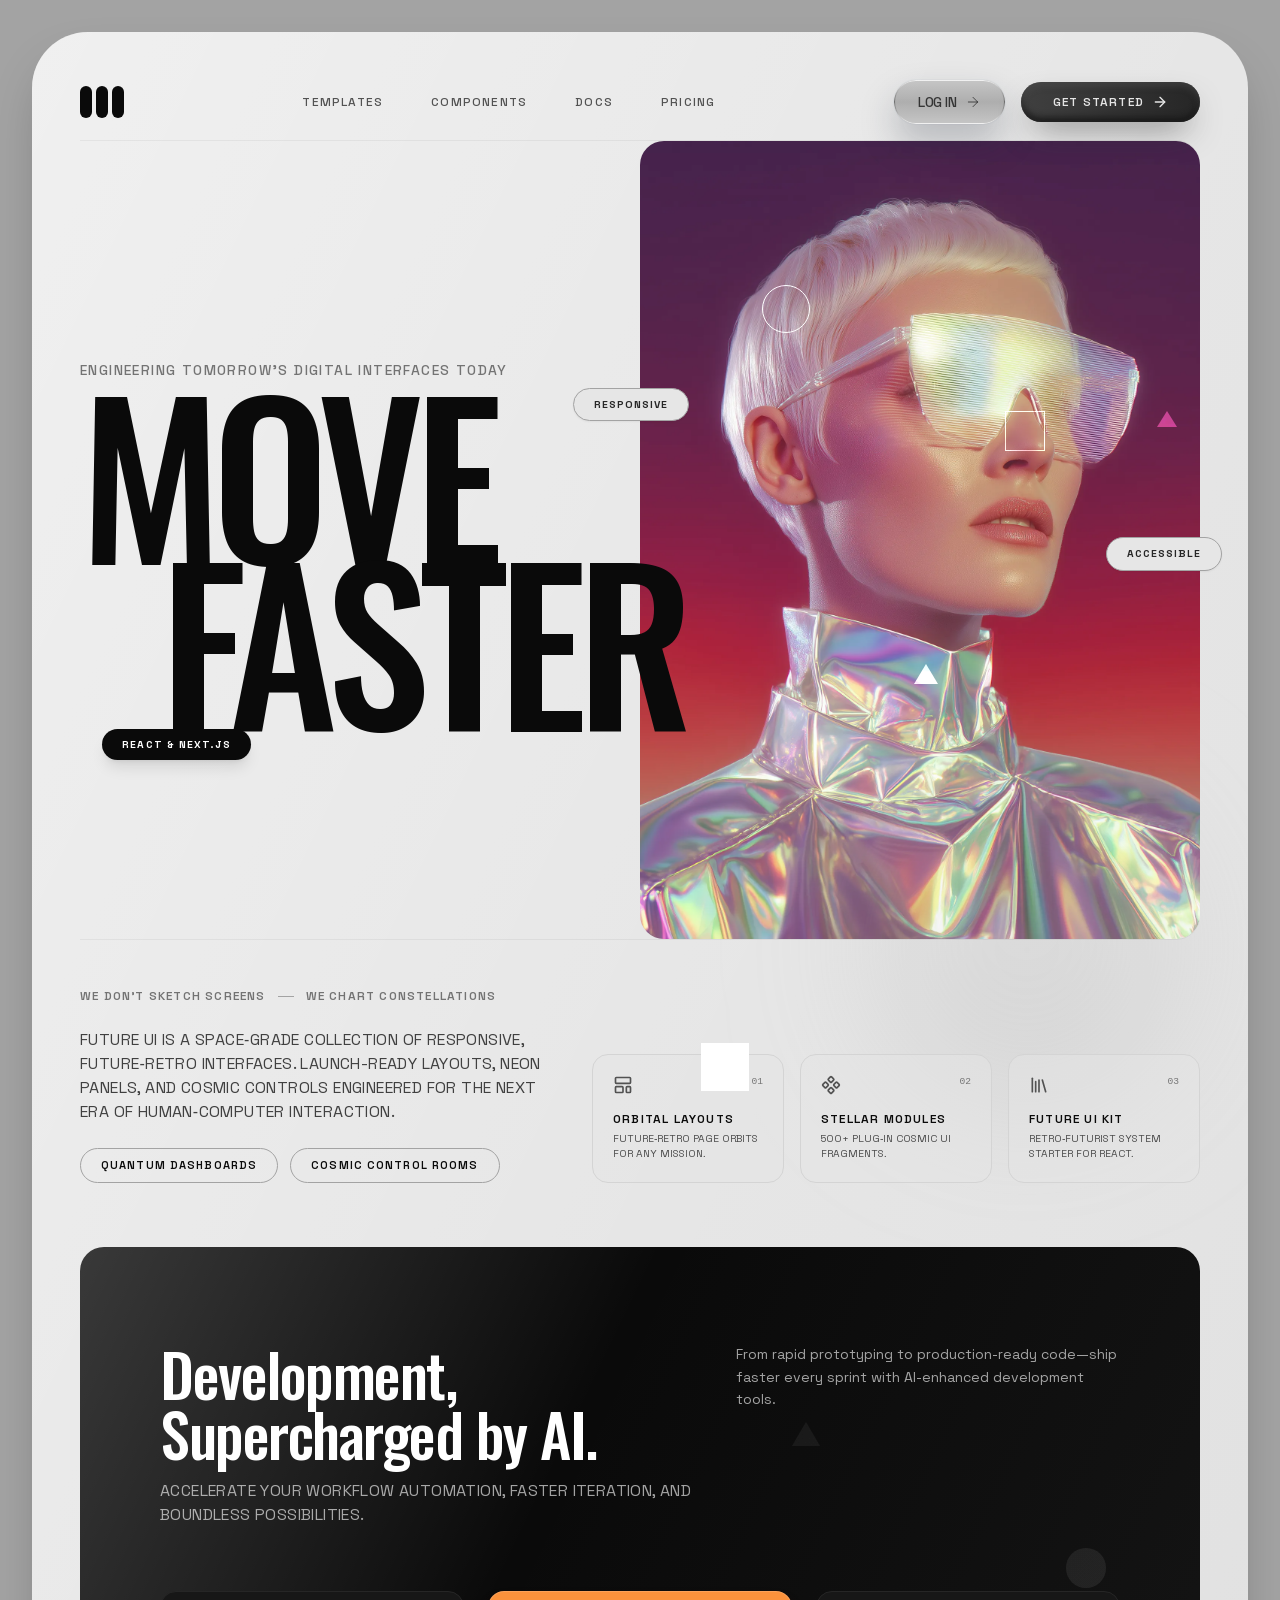
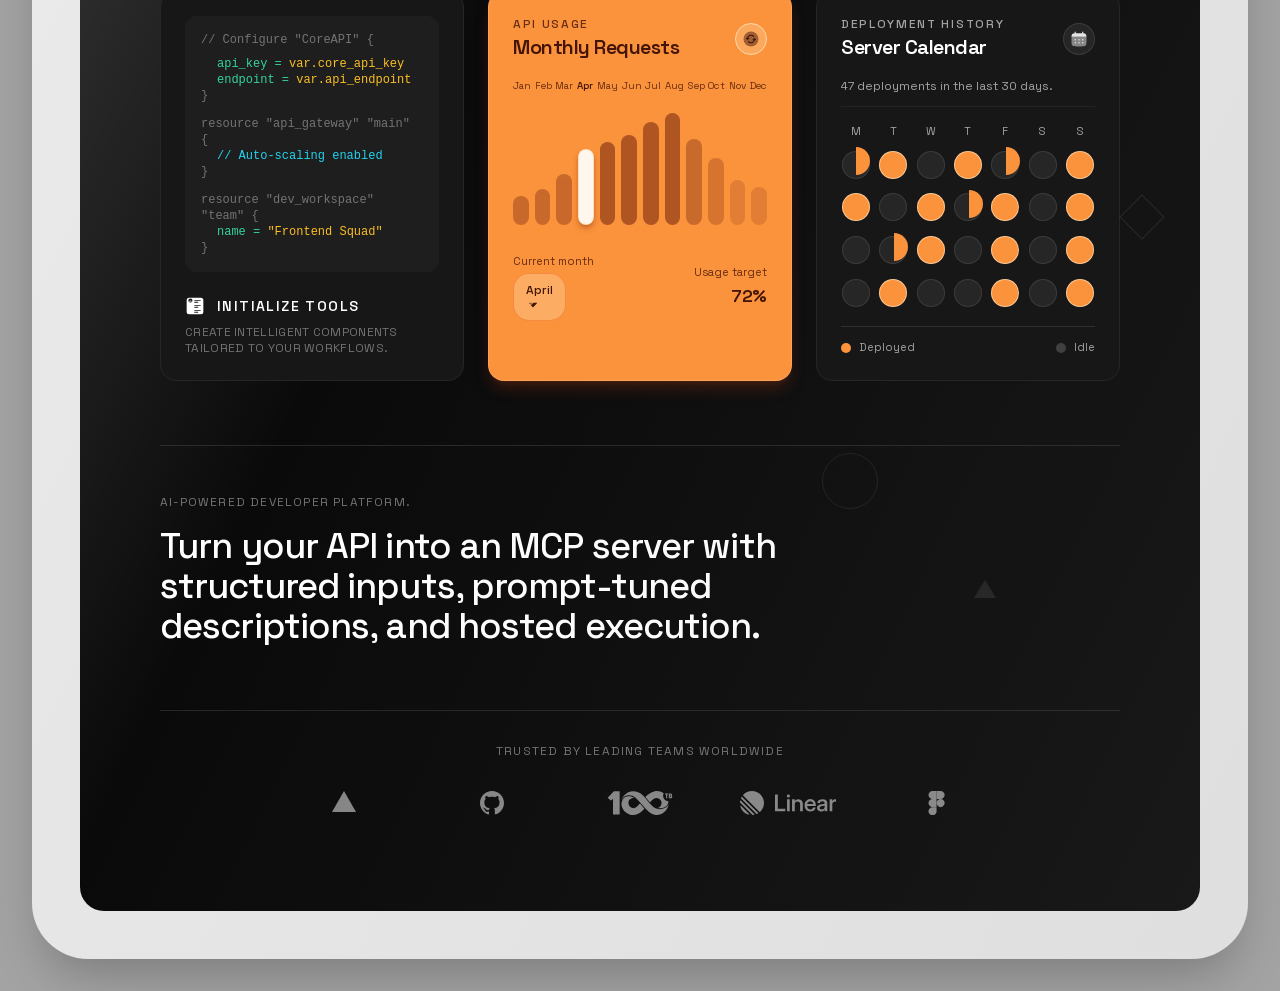
<file: assets/templates/futureui.aura.build/index.html>
<html lang="en"><head><meta charset="utf-8"/>
<meta content="width=device-width, initial-scale=1.0" name="viewport"/>
<title>Tailwind Plus - Industrial</title>
<script src="assets/resource_3fa48481346f.js"></script>
<script src="assets/lucide_latest_2eebd0ebe8c2.js"></script>
<link href="https://fonts.googleapis.com" rel="preconnect"/>
<link crossorigin="" href="https://fonts.gstatic.com" rel="preconnect"/>
<link href="assets/css2_e01beb4f8743.css" rel="stylesheet"/>
<style>
/* Custom font classes to use arbitrary tailwind values cleaner */
.font-oswald { font-family: 'Oswald', sans-serif; }
.font-space { font-family: 'Space Grotesk', sans-serif; }
.font-inter { font-family: 'Inter', sans-serif; }
/* Hide scrollbar for clean UI */
::-webkit-scrollbar { display: none; }
body { -ms-overflow-style: none; scrollbar-width: none; }
</style>
<link href="assets/css2_86e10c4bcbd4.css" id="all-fonts-link-font-geist" rel="stylesheet"/><style id="all-fonts-style-font-geist">.font-geist { font-family: 'Geist', sans-serif !important; }</style><link href="assets/css2_0fc20595ebff.css" id="all-fonts-link-font-roboto" rel="stylesheet"/><style id="all-fonts-style-font-roboto">.font-roboto { font-family: 'Roboto', sans-serif !important; }</style><link href="assets/css2_23afcbef9bdd.css" id="all-fonts-link-font-montserrat" rel="stylesheet"/><style id="all-fonts-style-font-montserrat">.font-montserrat { font-family: 'Montserrat', sans-serif !important; }</style><link href="assets/css2_82ced711bf49.css" id="all-fonts-link-font-poppins" rel="stylesheet"/><style id="all-fonts-style-font-poppins">.font-poppins { font-family: 'Poppins', sans-serif !important; }</style><link href="assets/css2_fa22aa91016e.css" id="all-fonts-link-font-playfair" rel="stylesheet"/><style id="all-fonts-style-font-playfair">.font-playfair { font-family: 'Playfair Display', serif !important; }</style><link href="assets/css2_2b2d87bc82d8.css" id="all-fonts-link-font-instrument-serif" rel="stylesheet"/><style id="all-fonts-style-font-instrument-serif">.font-instrument-serif { font-family: 'Instrument Serif', serif !important; }</style><link href="assets/css2_4fef849c83da.css" id="all-fonts-link-font-merriweather" rel="stylesheet"/><style id="all-fonts-style-font-merriweather">.font-merriweather { font-family: 'Merriweather', serif !important; }</style><link href="assets/css2_a7b22b336fe1.css" id="all-fonts-link-font-bricolage" rel="stylesheet"/><style id="all-fonts-style-font-bricolage">.font-bricolage { font-family: 'Bricolage Grotesque', sans-serif !important; }</style><link href="assets/css2_0b2072b66163.css" id="all-fonts-link-font-jakarta" rel="stylesheet"/><style id="all-fonts-style-font-jakarta">.font-jakarta { font-family: 'Plus Jakarta Sans', sans-serif !important; }</style><link href="assets/css2_9b8bf743d4a8.css" id="all-fonts-link-font-manrope" rel="stylesheet"/><style id="all-fonts-style-font-manrope">.font-manrope { font-family: 'Manrope', sans-serif !important; }</style><link href="assets/css2_8e191ef32247.css" id="all-fonts-link-font-space-grotesk" rel="stylesheet"/><style id="all-fonts-style-font-space-grotesk">.font-space-grotesk { font-family: 'Space Grotesk', sans-serif !important; }</style><link href="assets/css2_70fd47a02eed.css" id="all-fonts-link-font-work-sans" rel="stylesheet"/><style id="all-fonts-style-font-work-sans">.font-work-sans { font-family: 'Work Sans', sans-serif !important; }</style><link href="assets/css2_b52fc18295f8.css" id="all-fonts-link-font-pt-serif" rel="stylesheet"/><style id="all-fonts-style-font-pt-serif">.font-pt-serif { font-family: 'PT Serif', serif !important; }</style><link href="assets/css2_62759cd015bd.css" id="all-fonts-link-font-geist-mono" rel="stylesheet"/><style id="all-fonts-style-font-geist-mono">.font-geist-mono { font-family: 'Geist Mono', monospace !important; }</style><link href="assets/css2_f495c2faa2a6.css" id="all-fonts-link-font-space-mono" rel="stylesheet"/><style id="all-fonts-style-font-space-mono">.font-space-mono { font-family: 'Space Mono', monospace !important; }</style><link href="assets/css2_6f16cdd6fd9f.css" id="all-fonts-link-font-quicksand" rel="stylesheet"/><style id="all-fonts-style-font-quicksand">.font-quicksand { font-family: 'Quicksand', sans-serif !important; }</style><link href="assets/css2_94cb6f0c406a.css" id="all-fonts-link-font-nunito" rel="stylesheet"/><style id="all-fonts-style-font-nunito">.font-nunito { font-family: 'Nunito', sans-serif !important; }</style><link href="assets/css2_86e10c4bcbd4.css" id="all-fonts-link-font-geist" rel="stylesheet"/><style id="all-fonts-style-font-geist">.font-geist { font-family: 'Geist', sans-serif !important; }</style><link href="assets/css2_0fc20595ebff.css" id="all-fonts-link-font-roboto" rel="stylesheet"/><style id="all-fonts-style-font-roboto">.font-roboto { font-family: 'Roboto', sans-serif !important; }</style><link href="assets/css2_23afcbef9bdd.css" id="all-fonts-link-font-montserrat" rel="stylesheet"/><style id="all-fonts-style-font-montserrat">.font-montserrat { font-family: 'Montserrat', sans-serif !important; }</style><link href="assets/css2_82ced711bf49.css" id="all-fonts-link-font-poppins" rel="stylesheet"/><style id="all-fonts-style-font-poppins">.font-poppins { font-family: 'Poppins', sans-serif !important; }</style><link href="assets/css2_fa22aa91016e.css" id="all-fonts-link-font-playfair" rel="stylesheet"/><style id="all-fonts-style-font-playfair">.font-playfair { font-family: 'Playfair Display', serif !important; }</style><link href="assets/css2_2b2d87bc82d8.css" id="all-fonts-link-font-instrument-serif" rel="stylesheet"/><style id="all-fonts-style-font-instrument-serif">.font-instrument-serif { font-family: 'Instrument Serif', serif !important; }</style><link href="assets/css2_4fef849c83da.css" id="all-fonts-link-font-merriweather" rel="stylesheet"/><style id="all-fonts-style-font-merriweather">.font-merriweather { font-family: 'Merriweather', serif !important; }</style><link href="assets/css2_a7b22b336fe1.css" id="all-fonts-link-font-bricolage" rel="stylesheet"/><style id="all-fonts-style-font-bricolage">.font-bricolage { font-family: 'Bricolage Grotesque', sans-serif !important; }</style><link href="assets/css2_0b2072b66163.css" id="all-fonts-link-font-jakarta" rel="stylesheet"/><style id="all-fonts-style-font-jakarta">.font-jakarta { font-family: 'Plus Jakarta Sans', sans-serif !important; }</style><link href="assets/css2_9b8bf743d4a8.css" id="all-fonts-link-font-manrope" rel="stylesheet"/><style id="all-fonts-style-font-manrope">.font-manrope { font-family: 'Manrope', sans-serif !important; }</style><link href="assets/css2_8e191ef32247.css" id="all-fonts-link-font-space-grotesk" rel="stylesheet"/><style id="all-fonts-style-font-space-grotesk">.font-space-grotesk { font-family: 'Space Grotesk', sans-serif !important; }</style><link href="assets/css2_70fd47a02eed.css" id="all-fonts-link-font-work-sans" rel="stylesheet"/><style id="all-fonts-style-font-work-sans">.font-work-sans { font-family: 'Work Sans', sans-serif !important; }</style><link href="assets/css2_b52fc18295f8.css" id="all-fonts-link-font-pt-serif" rel="stylesheet"/><style id="all-fonts-style-font-pt-serif">.font-pt-serif { font-family: 'PT Serif', serif !important; }</style><link href="assets/css2_62759cd015bd.css" id="all-fonts-link-font-geist-mono" rel="stylesheet"/><style id="all-fonts-style-font-geist-mono">.font-geist-mono { font-family: 'Geist Mono', monospace !important; }</style><link href="assets/css2_f495c2faa2a6.css" id="all-fonts-link-font-space-mono" rel="stylesheet"/><style id="all-fonts-style-font-space-mono">.font-space-mono { font-family: 'Space Mono', monospace !important; }</style><link href="assets/css2_6f16cdd6fd9f.css" id="all-fonts-link-font-quicksand" rel="stylesheet"/><style id="all-fonts-style-font-quicksand">.font-quicksand { font-family: 'Quicksand', sans-serif !important; }</style><link href="assets/css2_94cb6f0c406a.css" id="all-fonts-link-font-nunito" rel="stylesheet"/><style id="all-fonts-style-font-nunito">.font-nunito { font-family: 'Nunito', sans-serif !important; }</style></head>
<body class="min-h-screen flex flex-col antialiased xl:items-center xl:justify-center xl:p-8 text-neutral-950 font-space bg-neutral-400 px-0 py-0">
<!-- Main Card Container -->
<main class="xl:rounded-[3.5rem] xl:p-12 overflow-hidden flex flex-col xl:max-w-[96rem] xl:shadow-2xl bg-[#E6E6E6] w-full rounded-none pt-6 pr-6 pb-6 pl-6 relative shadow-none justify-between">
<!-- Background Decor (Subtle Gradients to mimic lighting) -->
<div class="pointer-events-none bg-gradient-to-br from-white/40 via-transparent to-neutral-400/10 w-full h-full absolute top-0 left-0" style=""></div>
<!-- Navigation Bar -->
<nav class="relative z-20 flex flex-wrap items-center justify-between gap-6 mb-12 md:mb-0" style="">
<!-- Logo Area -->
<div class="flex items-center gap-2 group cursor-pointer">
<div class="flex gap-1">
<div class="w-3 h-8 bg-neutral-950 rounded-full"></div>
<div class="w-3 h-8 bg-neutral-950 rounded-full group-hover:h-5 transition-all duration-300"></div>
<div class="w-3 h-8 bg-neutral-950 rounded-full"></div>
</div>
</div>
<!-- Nav Links (Desktop) -->
<div class="hidden md:flex items-center gap-12 text-xs font-medium tracking-widest uppercase text-neutral-600">
<a class="hover:text-neutral-950 transition-colors" href="#">Templates</a>
<a class="hover:text-neutral-950 transition-colors" href="#">Components</a>
<a class="hover:text-neutral-950 transition-colors" href="#">Docs</a>
<a class="hover:text-neutral-950 transition-colors" href="#">Pricing</a>
</div>
<!-- Right Actions -->
<div class="flex gap-4 gap-x-4 gap-y-4 items-center">
<button class="hidden md:flex hover:bg-slate-50 hover:text-slate-800-sm font-medium text-slate-600 bg-gradient-to-b from-black/15 via-black/25 to-black/15 rounded-full pt-3 pr-6 pb-3 pl-6 relative gap-x-2 gap-y-2 items-center" style="box-shadow: 0 18px 35px rgba(31, 41, 55, 0.25), 0 0 0 1px rgba(209, 213, 219, 0.3); position: relative; --border-gradient: linear-gradient(180deg, rgba(255, 255, 255, 0.8), rgba(0, 0, 0, 0.4), rgba(255, 255, 255, 0.8)); --border-radius-before: 9999px">
<span class="text-sm font-medium text-black/70 tracking-tight uppercase">
        Log In
    </span>
<svg class="w-4 h-4 text-black/60" fill="none" height="16" stroke="currentColor" stroke-linecap="round" stroke-linejoin="round" stroke-width="1.5" viewbox="0 0 24 24" width="16" xmlns="http://www.w3.org/2000/svg"><path d="M5 12h14"></path><path d="m12 5 7 7-7 7"></path></svg>
<style id="border-gradient-shared-style">
  [style*="--border-gradient"]::before {
    content: "";
    position: absolute;
    inset: 0;
    padding: 1px;
    border-radius: var(--border-radius-before, inherit);
    -webkit-mask: linear-gradient(#fff 0 0) content-box,
      linear-gradient(#fff 0 0);
    -webkit-mask-composite: xor;
    mask-composite: exclude;
    background: var(--border-gradient);
    pointer-events: none;
  }</style>
</button>
<button class="group transition-all duration-300 overflow-hidden font-medium text-neutral-200 bg-gradient-to-r from-neutral-700 to-neutral-800 rounded-full pt-3 pr-8 pb-3 pl-8 relative" style="box-shadow: 0 15px 33px -12px rgba(38, 38, 38, 0.7), inset 0 4px 6.3px rgba(82, 82, 82, 0.5), inset 0 -5px 6.3px rgba(23, 23, 23, 0.8); border-radius: 9999px">
<div class="group-hover:translate-y-0 transition-transform duration-300 bg-white/10 absolute top-0 right-0 bottom-0 left-0 translate-y-full"></div>
<span class="relative flex items-center gap-2 text-xs font-semibold tracking-widest uppercase">
            Get Started
            <svg class="w-4 h-4" fill="none" height="24" stroke="currentColor" stroke-linecap="round" stroke-linejoin="round" stroke-width="2" viewbox="0 0 24 24" width="24" xmlns="http://www.w3.org/2000/svg"><path d="M5 12h14"></path><path d="m12 5 7 7-7 7"></path></svg>
</span>
</button>
<button class="md:hidden p-3 rounded-full bg-neutral-950 text-white">
<svg class="lucide lucide-menu w-5 h-5" data-lucide="menu" fill="none" height="24" stroke="currentColor" stroke-linecap="round" stroke-linejoin="round" stroke-width="2" viewbox="0 0 24 24" width="24" xmlns="http://www.w3.org/2000/svg"><path d="M4 5h16"></path><path d="M4 12h16"></path><path d="M4 19h16"></path></svg>
</button>
</div>
</nav>
<!-- Main Hero Content -->
<div class="flex-grow flex flex-col md:py-0 lg:h-[800px] h-[300px] border-black/5 rounded-r-3xl border-t border-b mt-4 mb-4 pt-10 pb-10 relative justify-center"><img alt="Container background" class="w-1/2 h-full object-cover rounded-3xl absolute top-0 right-0 bottom-0 left-1/2" data-container-bg="true" src="assets/6e6457af-451b-416a-b0af-1a4eff_f12a0b260530.webp"/>
<!-- Small Tagline -->
<div class="mb-6 md:mb-2" style="">
<p class="md:text-sm uppercase md:max-w-md text-xs font-medium text-neutral-500 tracking-widest max-w-[160px]">
            Engineering tomorrow's digital interfaces today
        </p>
</div>
<!-- Massive Typography -->
<div class="group relative">
<!-- Floating Label 1 -->
<div class="hidden -top-4 hover:scale-105 transition-transform cursor-default lg:flex bg-[#E6E6E6] z-20 border-neutral-400 border rounded-full px-5 py-2 absolute top-[0%] left-[44%] shadow-sm gap-x-2 gap-y-2 items-center">
<span class="text-[0.65rem] font-bold uppercase tracking-widest text-neutral-800">Responsive</span>
</div>
<!-- Floating Label 2 -->
<div class="hidden hover:scale-105 transition-transform cursor-default lg:flex bg-[#E6E6E6] z-20 border-neutral-400 border rounded-full px-5 py-2 absolute top-[45%] right-[-2%] shadow-sm gap-x-2 gap-y-2 items-center">
<span class="text-[0.65rem] font-bold uppercase tracking-widest text-neutral-800">Accessible</span>
</div>
<!-- Floating Label 3 -->
<div class="hidden lg:flex z-20 gap-2 hover:scale-105 transition-transform cursor-default text-white bg-neutral-950 rounded-full px-5 py-2 absolute bottom-[-12%] left-[2%] shadow-lg gap-x-2 gap-y-2 items-center">
<span class="text-[0.65rem] font-bold uppercase tracking-widest">React &amp; Next.js</span>
</div>
<h1 class="text-[18vw] md:text-[14vw] lg:text-[13rem] leading-[0.8] uppercase select-none md:text-left font-medium text-neutral-950 tracking-tighter font-oswald text-center mix-blend-darken max-w-3xl">
            Move
            <span class="pl-0 md:pl-20">Faster</span>
</h1>
</div>
</div>
<!-- Bottom Section: Tech Specs & Description -->
<div class="flex flex-col lg:flex-row lg:items-end z-20 mt-8 relative gap-x-12 gap-y-12 items-start justify-between">
<!-- Left: Description Text -->
<div class="flex flex-col gap-6 max-w-lg">
<div class="flex items-center gap-3 text-xs font-semibold tracking-widest uppercase text-neutral-500">
<span class="">We don’t sketch screens</span>
<span class="w-4 h-[1px] bg-neutral-400"></span>
<span>We chart constellations</span>
</div>
<p class="text-sm md:text-base text-neutral-700 leading-relaxed font-normal text-pretty uppercase tracking-wide">
                Future UI is a space‑grade collection of responsive, future‑retro interfaces. Launch-ready layouts,
                neon panels, and cosmic controls engineered for the next era of human‑computer interaction.
            </p>
<!-- Action Group -->
<div class="flex flex-wrap gap-3">
<button class="px-5 py-2 rounded-full border border-neutral-400 text-[0.7rem] font-semibold uppercase tracking-widest hover:bg-neutral-300 transition-colors">
                        Quantum Dashboards
                    </button>
<button class="px-5 py-2 rounded-full border border-neutral-400 text-[0.7rem] font-semibold uppercase tracking-widest hover:bg-neutral-300 transition-colors">
                        Cosmic Control Rooms
                    </button>
</div>
</div>
<!-- Right: Feature Cards (Styled as Technical Modules) -->
<div class="w-full lg:w-auto flex flex-col md:flex-row gap-4">
<!-- Feature 1 -->
<div class="group flex-1 lg:flex-none lg:w-48 bg-neutral-200/50 hover:bg-neutral-950 hover:text-white border border-neutral-300 hover:border-neutral-950 rounded-2xl p-5 transition-all duration-300 cursor-pointer">
<div class="flex justify-between items-start mb-4">
<svg class="lucide lucide-layout-template w-5 h-5 text-neutral-600 group-hover:text-white transition-colors" data-lucide="layout-template" fill="none" height="24" stroke="currentColor" stroke-linecap="round" stroke-linejoin="round" stroke-width="2" viewbox="0 0 24 24" width="24" xmlns="http://www.w3.org/2000/svg"><rect height="7" rx="1" width="18" x="3" y="3"></rect><rect height="7" rx="1" width="9" x="3" y="14"></rect><rect height="7" rx="1" width="5" x="16" y="14"></rect></svg>
<span class="text-[0.6rem] font-mono opacity-50">01</span>
</div>
<h3 class="text-xs font-semibold uppercase tracking-widest mb-1">Orbital Layouts</h3>
<p class="text-[0.65rem] leading-normal opacity-70 uppercase">Future‑retro page orbits for any mission.</p>
</div>
<!-- Feature 2 -->
<div class="group flex-1 lg:flex-none lg:w-48 bg-neutral-200/50 hover:bg-neutral-950 hover:text-white border border-neutral-300 hover:border-neutral-950 rounded-2xl p-5 transition-all duration-300 cursor-pointer">
<div class="flex justify-between items-start mb-4">
<svg 2000="" class="lucide lucide-component w-5 h-5 text-neutral-600 group-hover:text-white transition-colors" data-lucide="component" fill="none" height="24" http:="" stroke="currentColor" stroke-linecap="round" stroke-linejoin="round" stroke-width="2" svg"="" viewbox="0 0 24 24" width="24" www.w3.org="" xmlns="http://www.w3.org="><path d="M15.536 11.293a1 1 0 0 0 0 1.414l2.376 2.377a1 1 0 0 0 1.414 0l2.377-2.377a1 1 0 0 0 0-1.414l-2.377-2.377a1 1 0 0 0-1.414 0z"></path><path d="M2.297 11.293a1 1 0 0 0 0 1.414l2.377 2.377a1 1 0 0 0 1.414 0l2.377-2.377a1 1 0 0 0 0-1.414L6.088 8.916a1 1 0 0 0-1.414 0z"></path><path d="M8.916 17.912a1 1 0 0 0 0 1.415l2.377 2.376a1 1 0 0 0 1.414 0l2.377-2.376a1 1 0 0 0 0-1.415l-2.377-2.376a1 1 0 0 0-1.414 0z"></path><path d="M8.916 4.674a1 1 0 0 0 0 1.414l2.377 2.376a1 1 0 0 0 1.414 0l2.377-2.376a1 1 0 0 0 0-1.414l-2.377-2.377a1 1 0 0 0-1.414 0z"></path></svg>
<span class="text-[0.6rem] font-mono opacity-50">02</span>
</div>
<h3 class="text-xs font-semibold uppercase tracking-widest mb-1">Stellar Modules</h3>
<p class="text-[0.65rem] leading-normal opacity-70 uppercase">500+ plug‑in cosmic UI fragments.</p>
</div>
<!-- Feature 3 -->
<div class="group flex-1 lg:flex-none lg:w-48 bg-neutral-200/50 hover:bg-neutral-950 hover:text-white border border-neutral-300 hover:border-neutral-950 rounded-2xl p-5 transition-all duration-300 cursor-pointer">
<div class="flex justify-between items-start mb-4">
<svg class="lucide lucide-library w-5 h-5 text-neutral-600 group-hover:text-white transition-colors" data-lucide="library" fill="none" height="24" stroke="currentColor" stroke-linecap="round" stroke-linejoin="round" stroke-width="2" viewbox="0 0 24 24" width="24" xmlns="http://www.w3.org/2000/svg"><path d="m16 6 4 14"></path><path d="M12 6v14"></path><path d="M8 8v12"></path><path d="M4 4v16"></path></svg>
<span class="text-[0.6rem] font-mono opacity-50">03</span>
</div>
<h3 class="text-xs font-semibold uppercase tracking-widest mb-1">Future UI Kit</h3>
<p class="text-[0.65rem] leading-normal opacity-70 uppercase">Retro‑futurist system starter for React.</p>
</div>
</div>
</div>
<section class="md:py-24 md:px-12 lg:px-20 text-white bg-neutral-950 w-full rounded-3xl mt-16 px-6 py-16">
<!-- Header Section -->
<div class="flex flex-col lg:flex-row justify-between gap-8 mb-16">
<div class="max-w-xl">
<h2 class="text-4xl md:text-5xl lg:text-6xl font-medium tracking-tight leading-tight font-oswald">
                    Development,
                    Supercharged by AI.
                </h2>
<p class="text-sm md:text-base text-neutral-400 mt-4 uppercase tracking-wide">
                    Accelerate your workflow automation, faster iteration, and boundless possibilities.
                </p>
</div>
<div class="max-w-sm">
<p class="text-sm text-neutral-400 leading-relaxed">
                    From rapid prototyping to production-ready code—ship faster every sprint with AI-enhanced
                    development tools.
                </p>
</div>
</div>
<!-- Three Column Feature Cards -->
<div class="grid grid-cols-1 md:grid-cols-3 gap-6 mb-16">
<!-- Feature Card 1 -->
<div class="bg-neutral-900 border border-neutral-800 rounded-2xl p-6 relative overflow-hidden">
<div class="bg-neutral-800/50 rounded-xl p-4 mb-6 font-mono text-xs text-neutral-300">
<div class="text-neutral-500 mb-2">// Configure "CoreAPI" {</div>
<div class="ml-4 text-emerald-400">api_key = <span class="text-amber-400">var.core_api_key</span>
</div>
<div class="ml-4 text-emerald-400">endpoint = <span class="text-amber-400">var.api_endpoint</span>
</div>
<div class="text-neutral-500">}</div>
<div class="mt-3 text-neutral-500">resource "api_gateway" "main" {</div>
<div class="ml-4 text-cyan-400">// Auto-scaling enabled</div>
<div class="text-neutral-500">}</div>
<div class="mt-3 text-neutral-500">resource "dev_workspace" "team" {</div>
<div class="ml-4 text-emerald-400">name = <span class="text-amber-400">"Frontend Squad"</span></div>
<div class="text-neutral-500">}</div>
</div>
<div class="flex items-center gap-3 mb-2">
<svg class="w-5 h-5 text-white" height="24" viewbox="0 0 24 24" width="24" xmlns="http://www.w3.org/2000/svg">
<g fill="currentColor">
<path d="M6.5 8a1.5 1.5 0 1 0 0-3a1.5 1.5 0 0 0 0 3" opacity=".5"></path>
<path clip-rule="evenodd" d="M5 2a3 3 0 0 0-3 3v14a3 3 0 0 0 3 3h14a3 3 0 0 0 3-3V5a3 3 0 0 0-3-3zm1.5 6a2.5 2.5 0 1 0 0-5a2.5 2.5 0 0 0 0 5M11 5.5a.5.5 0 0 1 .5-.5h7a.5.5 0 0 1 0 1h-7a.5.5 0 0 1-.5-.5m.5 1.5a.5.5 0 0 0 0 1h4a.5.5 0 0 0 0-1zm-.5 4.5a.5.5 0 0 1 .5-.5h7a.5.5 0 0 1 0 1h-7a.5.5 0 0 1-.5-.5m.5 1.5a.5.5 0 0 0 0 1h4a.5.5 0 0 0 0-1zm-.5 4.5a.5.5 0 0 1 .5-.5h7a.5.5 0 0 1 0 1h-7a.5.5 0 0 1-.5-.5m.5 1.5a.5.5 0 0 0 0 1h4a.5.5 0 0 0 0-1z" fill-rule="evenodd"></path>
<path d="M6.5 14a1.5 1.5 0 1 0 0-3a1.5 1.5 0 0 0 0 3m0 6a1.5 1.5 0 1 0 0-3a1.5 1.5 0 0 0 0 3" opacity=".5"></path>
</g>
</svg>
<h3 class="text-sm font-semibold uppercase tracking-widest">Initialize Tools</h3>
</div>
<p class="text-xs text-neutral-500 uppercase tracking-wide">Create intelligent components tailored to
                    your workflows.</p>
</div>
<!-- Feature Card 2 -->
<div class="overflow-hidden bg-orange-400 border-white/15 border rounded-2xl pt-6 pr-6 pb-6 pl-6 relative shadow-lg shadow-orange-900/40">
<div class="flex items-center justify-between mb-4">
<div class="">
<p class="text-xs font-medium uppercase tracking-[0.14em] text-orange-950/80">API Usage</p>
<h2 class="text-[20px] font-semibold tracking-tight text-orange-950">Monthly Requests</h2>
</div>
<button class="inline-flex h-8 w-8 items-center justify-center rounded-full bg-orange-300/60 hover:bg-orange-300/80 transition border border-orange-200">
<svg class="text-orange-950" height="18" viewbox="0 0 24 24" width="18" xmlns="http://www.w3.org/2000/svg">
<circle cx="12" cy="12" fill="currentColor" opacity=".5" r="10"></circle>
<path d="M7.378 11.63h-.75zm0 .926l-.562.497a.75.75 0 0 0 1.08.044zm2.141-1.015a.75.75 0 0 0-1.038-1.082zm-2.958-1.038a.75.75 0 1 0-1.122.994zm8.37-1.494a.75.75 0 1 0 1.102-1.018zM12.045 6.25c-2.986 0-5.416 2.403-5.416 5.38h1.5c0-2.137 1.747-3.88 3.916-3.88zm-5.416 5.38v.926h1.5v-.926zm1.269 1.467l1.622-1.556l-1.038-1.082l-1.622 1.555zm.042-1.039l-1.378-1.555l-1.122.994l1.377 1.556zm8.094-4.067a5.42 5.42 0 0 0-3.99-1.741v1.5a3.92 3.92 0 0 1 2.889 1.26zm.585 3.453l.56-.498a.75.75 0 0 0-1.08-.043zm-2.139 1.014a.75.75 0 1 0 1.04 1.082zm2.96 1.04a.75.75 0 0 0 1.12-.997zm-8.393 1.507a.75.75 0 0 0-1.094 1.026zm2.888 2.745c2.993 0 5.434-2.4 5.434-5.38h-1.5c0 2.135-1.753 3.88-3.934 3.88zm5.434-5.38v-.926h-1.5v.926zm-1.27-1.467l-1.619 1.555l1.04 1.082l1.618-1.555zm-.04 1.04l1.38 1.554l1.122-.996l-1.381-1.555zM7.952 16.03a5.45 5.45 0 0 0 3.982 1.719v-1.5c-1.143 0-2.17-.48-2.888-1.245z" fill="currentColor"></path>
</svg>
</button>
</div>
<div class="flex-1 flex flex-col gap-4">
<!-- Months scale -->
<div class="flex items-center justify-between text-[10px] text-orange-950/80">
<span>Jan</span><span>Feb</span><span>Mar</span><span class="font-medium text-orange-950">Apr</span><span>May</span><span>Jun</span><span>Jul</span><span>Aug</span><span>Sep</span><span>Oct</span><span>Nov</span><span>Dec</span>
</div>
<!-- Bars -->
<div class="mt-1 grid grid-cols-12 gap-1.5 h-28 items-end">
<div class="rounded-full bg-orange-900/40 h-[26%]"></div>
<div class="rounded-full bg-orange-900/40 h-[32%]"></div>
<div class="rounded-full bg-orange-900/40 h-[45%]"></div>
<div class="rounded-full bg-orange-50 h-[68%] shadow-md shadow-orange-900/40 border border-orange-200/70"></div>
<div class="rounded-full bg-orange-900/60 h-[74%]"></div>
<div class="rounded-full bg-orange-900/60 h-[80%]"></div>
<div class="rounded-full bg-orange-900/60 h-[92%]"></div>
<div class="rounded-full bg-orange-900/60 h-[100%]"></div>
<div class="rounded-full bg-orange-900/40 h-[77%]"></div>
<div class="rounded-full bg-orange-900/30 h-[60%]"></div>
<div class="rounded-full bg-orange-900/20 h-[40%]"></div>
<div class="rounded-full bg-orange-900/20 h-[34%]"></div>
</div>
<!-- Range + percentage -->
<div class="mt-3 flex items-center justify-between gap-3">
<div class="flex-1">
<p class="text-[11px] text-orange-950/80 mb-1">Current month</p>
<button class="wbetween rounded-2xl bg-orange-300/70 px-3 py-2 text-xs font-medium text-orange-950 border border-orange-600/40 hover:bg-orange-200/80 hover:border-orange-700/50">
<span>April</span>
<svg class="text-orange-950" height="14" viewbox="0 0 24 24" width="14" xmlns="http://www.w3.org/2000/svg">
<path d="m8.303 12.404l3.327 3.431c.213.22.527.22.74 0l6.43-6.63C19.201 8.79 18.958 8 18.43 8h-5.723z" fill="currentColor"></path>
<path d="M11.293 8H5.57c-.528 0-.771.79-.37 1.205l2.406 2.481z" fill="currentColor" opacity=".5"></path>
</svg>
</button>
</div>
<div class="flex flex-col items-end">
<p class="text-[11px] text-orange-950/80 mb-0.5">Usage target</p>
<p class="text-lg font-semibold tracking-tight text-orange-950">72%</p>
</div>
</div>
</div>
</div>
<!-- Feature Card 3 -->
<div class="overflow-hidden bg-neutral-900 border-neutral-800 border rounded-2xl pt-6 pr-6 pb-6 pl-6 relative flex flex-col">
<div class="flex items-center justify-between mb-4">
<div>
<p class="text-xs font-medium uppercase tracking-[0.14em] text-neutral-400">Deployment history</p>
<h2 class="text-[20px] font-semibold tracking-tight text-white">Server Calendar</h2>
</div>
<button class="inline-flex h-8 w-8 items-center justify-center rounded-full bg-neutral-800 border border-white/10 hover:bg-neutral-700 transition">
<svg class="text-neutral-200" height="18" viewbox="0 0 24 24" width="18" xmlns="http://www.w3.org/2000/svg">
<path d="M6.94 2c.416 0 .753.324.753.724v1.46c.668-.012 1.417-.012 2.26-.012h4.015c.842 0 1.591 0 2.259.013v-1.46c0-.4.337-.725.753-.725s.753.324.753.724V4.25c1.445.111 2.394.384 3.09 1.055c.698.67.982 1.582 1.097 2.972L22 9H2v-.724c.116-1.39.4-2.302 1.097-2.972s1.645-.944 3.09-1.055V2.724c0-.4.337-.724.753-.724" fill="currentColor"></path>
<path d="M22 14v-2c0-.839-.004-2.335-.017-3H2.01c-.013.665-.01 2.161-.01 3v2c0 3.771 0 5.657 1.172 6.828S6.228 22 10 22h4c3.77 0 5.656 0 6.828-1.172S22 17.772 22 14" fill="currentColor" opacity=".5"></path>
<path d="M18 17a1 1 0 1 1-2 0a1 1 0 0 1 2 0m0-4a1 1 0 1 1-2 0a1 1 0 0 1 2 0m-5 4a1 1 0 1 1-2 0a1 1 0 0 1 2 0m0-4a1 1 0 1 1-2 0a1 1 0 0 1 2 0m-5 4a1 1 0 1 1-2 0a1 1 0 0 1 2 0m0-4a1 1 0 1 1-2 0a1 1 0 0 1 2 0" fill="currentColor"></path>
</svg>
</button>
</div>
<p class="text-xs text-neutral-400 mb-4 border-b border-white/5 pb-3">47 deployments in the last 30 days.</p>
<div class="grid grid-cols-7 gap-2 text-center text-[11px] text-neutral-400 mb-2">
<span>M</span><span>T</span><span>W</span><span>T</span><span>F</span><span>S</span><span>S</span>
</div>
<div class="grid grid-cols-7 gap-2 flex-1">
<!-- Row 1 -->
<div class="relative flex items-center justify-center">
<div class="h-7 w-7 rounded-full bg-neutral-800 border border-white/10"></div>
<div class="absolute inset-y-0 right-0 h-7 w-3.5 rounded-r-full bg-orange-400"></div>
</div>
<div class="relative flex items-center justify-center">
<div class="h-7 w-7 rounded-full bg-orange-400 border border-orange-200/80"></div>
</div>
<div class="relative flex items-center justify-center">
<div class="h-7 w-7 rounded-full bg-neutral-800 border border-white/10"></div>
</div>
<div class="relative flex items-center justify-center">
<div class="h-7 w-7 rounded-full bg-orange-400 border border-orange-200/80"></div>
</div>
<div class="relative flex items-center justify-center">
<div class="h-7 w-7 rounded-full bg-neutral-800 border border-white/10"></div>
<div class="absolute inset-y-0 right-0 h-7 w-3.5 rounded-r-full bg-orange-400"></div>
</div>
<div class="relative flex items-center justify-center">
<div class="h-7 w-7 rounded-full bg-neutral-800 border border-white/10"></div>
</div>
<div class="relative flex items-center justify-center">
<div class="h-7 w-7 rounded-full bg-orange-400 border border-orange-200/80"></div>
</div>
<!-- Row 2 -->
<div class="relative flex items-center justify-center">
<div class="h-7 w-7 rounded-full bg-orange-400 border border-orange-200/80"></div>
</div>
<div class="relative flex items-center justify-center">
<div class="h-7 w-7 rounded-full bg-neutral-800 border border-white/10"></div>
</div>
<div class="relative flex items-center justify-center">
<div class="h-7 w-7 rounded-full bg-orange-400 border border-orange-200/80"></div>
</div>
<div class="relative flex items-center justify-center">
<div class="h-7 w-7 rounded-full bg-neutral-800 border border-white/10"></div>
<div class="absolute inset-y-0 right-0 h-7 w-3.5 rounded-r-full bg-orange-400"></div>
</div>
<div class="relative flex items-center justify-center">
<div class="h-7 w-7 rounded-full bg-orange-400 border border-orange-200/80"></div>
</div>
<div class="relative flex items-center justify-center">
<div class="h-7 w-7 rounded-full bg-neutral-800 border border-white/10"></div>
</div>
<div class="relative flex items-center justify-center">
<div class="h-7 w-7 rounded-full bg-orange-400 border border-orange-200/80"></div>
</div>
<!-- Row 3 -->
<div class="relative flex items-center justify-center">
<div class="h-7 w-7 rounded-full bg-neutral-800 border border-white/10"></div>
</div>
<div class="relative flex items-center justify-center">
<div class="h-7 w-7 rounded-full bg-neutral-800 border border-white/10"></div>
<div class="absolute inset-y-0 right-0 h-7 w-3.5 rounded-r-full bg-orange-400"></div>
</div>
<div class="relative flex items-center justify-center">
<div class="h-7 w-7 rounded-full bg-orange-400 border border-orange-200/80"></div>
</div>
<div class="relative flex items-center justify-center">
<div class="h-7 w-7 rounded-full bg-neutral-800 border border-white/10"></div>
</div>
<div class="relative flex items-center justify-center">
<div class="h-7 w-7 rounded-full bg-orange-400 border border-orange-200/80"></div>
</div>
<div class="relative flex items-center justify-center">
<div class="h-7 w-7 rounded-full bg-neutral-800 border border-white/10"></div>
</div>
<div class="relative flex items-center justify-center">
<div class="h-7 w-7 rounded-full bg-orange-400 border border-orange-200/80"></div>
</div>
<!-- Row 4 -->
<div class="relative flex items-center justify-center">
<div class="h-7 w-7 rounded-full bg-neutral-800 border border-white/10"></div>
</div>
<div class="relative flex items-center justify-center">
<div class="h-7 w-7 rounded-full bg-orange-400 border border-orange-200/80"></div>
</div>
<div class="relative flex items-center justify-center">
<div class="h-7 w-7 rounded-full bg-neutral-800 border border-white/10"></div>
</div>
<div class="relative flex items-center justify-center">
<div class="h-7 w-7 rounded-full bg-neutral-800 border border-white/10"></div>
</div>
<div class="relative flex items-center justify-center">
<div class="h-7 w-7 rounded-full bg-orange-400 border border-orange-200/80"></div>
</div>
<div class="relative flex items-center justify-center">
<div class="h-7 w-7 rounded-full bg-neutral-800 border border-white/10"></div>
</div>
<div class="relative flex items-center justify-center">
<div class="h-7 w-7 rounded-full bg-orange-400 border border-orange-200/80"></div>
</div>
</div>
<div class="mt-4 pt-3 border-t border-white/10 flex items-center justify-between text-[11px] text-neutral-400">
<div class="flex items-center gap-2">
<span class="inline-block h-2.5 w-2.5 rounded-full bg-orange-400"></span>
<span>Deployed</span>
</div>
<div class="flex items-center gap-2">
<span class="inline-block h-2.5 w-2.5 rounded-full bg-neutral-700"></span>
<span>Idle</span>
</div>
</div>
</div>
</div>
<!-- Bottom Section -->
<div class="border-t border-neutral-800 pt-12 flex flex-col lg:flex-row justify-between items-start lg:items-end gap-8">
<div class="max-w-2xl">
<p class="text-xs text-neutral-500 uppercase tracking-widest mb-4">AI-powered developer platform.</p>
<h3 class="text-2xl md:text-3xl lg:text-4xl font-medium tracking-tight leading-tight">
                    Turn your API into an MCP server with structured inputs, prompt-tuned descriptions, and hosted
                    execution.
                </h3>
</div>
</div>
<!-- Trusted By Section -->
<div class="mt-16 pt-8 border-t border-neutral-800">
<p class="text-xs text-neutral-500 uppercase tracking-widest mb-8 text-center">Trusted by leading teams
                worldwide</p>
<div class="flex flex-wrap justify-center items-center gap-8 md:gap-12 opacity-50">
<!-- Vercel Logo -->
<svg class="h-6 w-auto text-white" height="24" viewbox="0 0 128 128" width="100" xmlns="http://www.w3.org/2000/svg">
<path d="M64 0L128 112H0L64 0z" fill="currentColor"></path>
</svg>
<!-- GitHub Logo -->
<svg class="h-6 w-auto text-white" height="24" viewbox="0 0 128 128" width="100" xmlns="http://www.w3.org/2000/svg">
<path d="M64 0C28.7 0 0 28.7 0 64c0 28.3 18.3 52.3 43.7 60.8c3.2.6 4.4-1.4 4.4-3.1c0-1.5-.1-6.5-.1-11.8c-16 3-20.2-4-21.5-7.7c-.7-1.9-3.8-7.7-6.5-9.2c-2.2-1.2-5.4-4.2-.1-4.3c5-.1 8.6 4.6 9.8 6.5c5.7 9.6 14.8 6.9 18.5 5.2c.6-4.1 2.2-6.9 4.1-8.5c-14.2-1.6-29.1-7.1-29.1-31.6c0-7 2.5-12.7 6.5-17.2c-.6-1.6-2.8-8.1.6-16.9c0 0 5.3-1.7 17.5 6.5c5.1-1.4 10.5-2.1 15.9-2.1s10.8.7 15.9 2.1c12.2-8.3 17.5-6.5 17.5-6.5c3.5 8.8 1.3 15.3.6 16.9c4 4.5 6.5 10.2 6.5 17.2c0 24.6-15 30-29.2 31.6c2.3 2 4.3 5.9 4.3 11.9c0 8.6-.1 15.5-.1 17.6c0 1.7 1.2 3.7 4.4 3.1C109.7 116.3 128 92.3 128 64c0-35.3-28.7-64-64-64" fill="currentColor">
</path>
</svg>
<!-- Stripe Logo -->
<svg class="text-white w-[100px] h-[24px]" data-icon-replaced="true" data-icon-set="logos" data-logos="100tb" height="24" stroke-width="2" style="color: rgb(255, 255, 255); width: 100px; height: 24px" viewbox="0 0 512 190" width="100" xmlns="http://www.w3.org/2000/svg"><path d="M49.443 2.097L0 53.65l24.447 22.173l17.732-13.288v124.449h52.724V2.097zM463.23 129.49c-24.64 15.924-51.29 18.097-78.75 9.195c-13.879-4.498-24.781-14.266-35.255-24.114c-16.028-15.071-28.943-32.876-42.716-49.894c-14.355-17.738-29.482-34.505-49.029-46.764C241.287 7.758 224.06 1.336 204.834 1.11c-30.155-.355-55.344 10.976-74.93 33.9c-5.06 5.925-9.21 12.38-12.28 19.36c-1.983 4.512-6.73 15.991-7.598 22.3c.727-1.35 4.509-10.81 5.226-12.166c1.873-4.24 3.75-6.58 5.974-9.544c3.954-5.262 8.746-9.751 14.897-12.989c26.35-13.867 62.484-8.882 84.706 11.351c19.539 17.79 35.749 38.612 53.588 57.95c16.669 18.068 32.417 37.058 50.956 53.289c17.986 15.748 38.67 24.898 63.209 24.648c42.714-.433 79.796-28.72 90.857-70.087c1.251-4.682 2.699-10.498 2.162-16.896c-4.034 11.293-9.368 21.445-18.37 27.264m-232.4-5.54c-9.996 7.35-20.26 14.244-33.772 10.996c-16.879-4.059-28.097-14.325-31.747-31.3c-3.409-15.857 1.376-29.586 14.102-40.126c5.729-4.745 12.08-7.509 18.963-8.71c3.545-.619 8.4-.06 12.215.093c-12.672-9.379-28.157-13.146-43.473-12.93c-26.162.37-42.295 11.057-52.012 35.365c-3.913 9.79-7.21 19.998-6.031 30.71c3.732 25.069 15.342 46.011 35.66 61.3c28.513 21.45 59.877 26.051 93.165 12.708c21.056-8.44 37.556-26.373 52.866-42.317l-35.072-39.894c-6.794 7.668-16.574 18.011-24.863 24.105M438.91 38.463c0-7.09 1.712-13.776 4.728-19.685c-21.443-15.525-48.936-21.726-75.03-15.78c-26.017 5.93-46.467 20.994-65.183 39.115c-1.951 1.89-4.18 4.743-4.18 4.743l35.73 43.381l3.45-3.488c9.041-9.908 18.415-19.503 30.06-26.478c4.76-2.852 9.697-5.527 15.344-5.706c16.842-.537 29.775 6.675 37.749 21.349c7.908 14.554 6.51 29.113-2.764 42.847c-5.035 7.457-12.369 11.924-20.508 15.61c18.328 3.038 36.092 2.064 53.173-5.844c20.176-9.34 30.027-30.268 29.56-46.719c-23.378-.662-42.129-19.807-42.129-43.345" fill="#ffffff"></path><path d="M479.529 20.28v8.311h-8.368v29.223h-8.794V28.591h-8.557V20.28zm18.473 29.204c1.423 0 2.532-.429 3.321-1.234c.792-.805 1.214-1.876 1.214-3.163c0-1.34-.422-1.413-1.266-2.164s-1.951-1.127-3.27-1.127h-5.272v7.688zm-.739-14.498v-.107c1.107 0 2.057-.322 2.795-.966c.739-.642 1.107-1.501 1.107-2.52q0-1.608-1.107-2.574c-.738-.642-1.688-.964-2.795-.964h-4.534v7.131zm1.32-14.692l.157-.161c1.634 0 3.164.268 4.535.75q2.058.725 3.48 2.092a9.7 9.7 0 0 1 2.215 3.218a9.8 9.8 0 0 1 .792 3.914c0 .965.227 2.282-.09 3.087a9.2 9.2 0 0 1-1.159 2.144a7.6 7.6 0 0 1-1.583 1.61c-.58.428-1.107.696-1.58.857v.054c.842.214 1.3.184 2.092.72a8.2 8.2 0 0 1 2.056 1.984q.87 1.207 1.424 2.735c.368 1.018.58 2.038.58 3.11c0 1.662-.265 3.163-.791 4.558a9.66 9.66 0 0 1-2.374 3.592c-1.055 1.019-2.372 1.824-4.008 2.413c-1.634.59-3.532.858-5.747.858H484.08V20.294z" fill="#ffffff"></path></svg>
<!-- Linear Logo -->
<svg class="text-white w-[100px] h-[24px]" data-icon-replaced="true" data-icon-set="logos" data-logos="linear" height="24" stroke-width="2" style="color: rgb(255, 255, 255); width: 100px; height: 24px" viewbox="0 0 512 127.964" width="100" xmlns="http://www.w3.org/2000/svg"><path d="m4.086 51.292l72.586 72.587c1.06 1.06.549 2.859-.924 3.134a64 64 0 0 1-7.508.947a1.9 1.9 0 0 1-1.46-.554L.558 61.184a1.9 1.9 0 0 1-.554-1.46c.17-2.546.489-5.051.948-7.507c.275-1.473 2.074-1.984 3.134-.925M2.04 80.682c-.484-1.806 1.65-2.946 2.973-1.623l43.893 43.893c1.322 1.322.183 3.457-1.624 2.972c-22.009-5.9-39.34-23.233-45.242-45.242m6.362-48.609c.616-1.067 2.073-1.23 2.945-.36l84.904 84.905c.871.871.708 2.328-.36 2.945a64 64 0 0 1-5.548 2.851a1.885 1.885 0 0 1-2.11-.394L5.945 39.732a1.885 1.885 0 0 1-.395-2.11a64 64 0 0 1 2.852-5.549M63.912 0c35.375 0 64.052 28.677 64.052 64.052c0 18.78-8.081 35.672-20.957 47.387c-.743.677-1.883.632-2.594-.079L16.604 23.551a1.88 1.88 0 0 1-.079-2.594C28.241 8.082 45.133 0 63.912 0m194.14 35.248c4.591 0 8.313-3.735 8.313-8.343s-3.722-8.343-8.313-8.343c-4.59 0-8.312 3.735-8.312 8.343c0 4.507 3.561 8.18 8.014 8.338zm-71.202 72.761V18.567h14.773v76.356h39.83v13.086zm105.144-36.497v36.497H277.7V44.62h14.115v10.865l.179-.12q2.153-5.102 6.938-8.524q4.784-3.482 12.201-3.482q6.578 0 11.961 2.942q5.383 2.88 8.612 8.464q3.23 5.583 3.23 13.686v39.56h-14.294V70.43q0-7.203-3.828-10.925q-3.766-3.781-10.108-3.782q-4.066 0-7.415 1.681q-3.35 1.68-5.323 5.163q-1.974 3.48-1.974 8.944m147.608-28.154q5.98 0 10.764 1.561q4.786 1.5 8.134 4.322q3.41 2.821 5.204 6.664q1.793 3.84 1.794 8.464v43.64h-13.696v-8.944h-.239q-1.435 2.701-3.888 4.982q-2.392 2.282-6.1 3.662q-3.708 1.32-8.912 1.32q-6.338 0-11.243-2.1q-4.904-2.16-7.775-6.363q-2.87-4.263-2.87-10.565q0-5.463 2.033-8.944a15.7 15.7 0 0 1 5.502-5.583q3.529-2.1 8.014-3.182q4.485-1.08 9.33-1.62l2.647-.301q4.076-.472 6.684-.84q3.467-.48 4.904-1.5q1.494-1.022 1.495-3.182v-.48q0-2.881-1.436-5.043q-1.436-2.16-4.126-3.421q-2.632-1.26-6.4-1.261t-6.638 1.26q-2.871 1.2-4.546 3.362a9.16 9.16 0 0 0-1.914 4.922h-13.816q.3-5.882 3.648-10.565q3.35-4.681 9.271-7.443q5.981-2.822 14.175-2.822m11.84 34.037q-.582.426-1.783.806l-.31.094q-1.374.42-3.348.84l-4.246.78q-2.274.361-4.666.721q-3.29.42-6.1 1.501t-4.546 2.941q-1.674 1.86-1.674 4.863q0 3.84 3.05 6.063q3.05 2.16 8.195 2.16q5.082 0 8.552-1.86q3.468-1.92 5.142-4.983q1.735-3.12 1.735-6.843zm26.527 30.614V44.62h13.755v10.445h.18q1.735-5.403 5.442-8.224q3.768-2.88 9.869-2.881q1.496 0 2.69.12l1.49.08q.326.02.605.04v12.906l-.322-.046a67 67 0 0 0-2.429-.254a46 46 0 0 0-4.187-.18q-3.529 0-6.46 1.62q-2.93 1.622-4.664 4.983q-1.675 3.301-1.675 8.344v36.437zm-227.094 0V44.62h14.294v63.39zM374.38 43.18q6.758 0 12.26 2.4q5.564 2.401 9.51 6.844q3.947 4.382 6.1 10.445q2.153 6.003 2.154 13.326v3.842h-45.976q.165 4.962 1.957 8.884q1.974 4.263 5.742 6.663q3.827 2.402 9.15 2.402q3.947 0 6.938-1.201q2.99-1.2 4.963-3.302a12.9 12.9 0 0 0 2.932-4.982h13.456q-1.196 6.183-5.203 10.925q-4.007 4.683-10.048 7.384q-5.98 2.64-13.277 2.641q-9.45 0-16.328-4.262q-6.877-4.261-10.585-11.706q-3.709-7.503-3.709-17.108q0-9.665 3.828-17.168T358.83 47.44q6.76-4.261 15.55-4.262m.179 11.525q-4.904 0-8.553 2.221q-3.586 2.22-5.62 6.303q-1.452 2.956-1.836 6.723h32.078q-.384-3.766-1.834-6.723q-1.974-4.082-5.622-6.303q-3.649-2.22-8.613-2.221" fill="#ffffff"></path></svg>
<!-- Figma Logo -->
<svg class="h-6 w-auto text-white" height="24" viewbox="0 0 128 128" width="100" xmlns="http://www.w3.org/2000/svg">
<path d="M45.5 129c11.9 0 21.5-9.6 21.5-21.5V86H45.5C33.6 86 24 95.6 24 107.5S33.6 129 45.5 129m0 0" fill="currentColor">
</path>
<path d="M24 64.5C24 52.6 33.6 43 45.5 43H67v43H45.5C33.6 86 24 76.4 24 64.5m0 0" fill="currentColor"></path>
<path d="M24 21.5C24 9.6 33.6 0 45.5 0H67v43H45.5C33.6 43 24 33.4 24 21.5m0 0" fill="currentColor">
</path>
<path d="M67 0h21.5C100.4 0 110 9.6 110 21.5S100.4 43 88.5 43H67zm0 0" fill="currentColor"></path>
<path d="M110 64.5c0 11.9-9.6 21.5-21.5 21.5S67 76.4 67 64.5S76.6 43 88.5 43S110 52.6 110 64.5m0 0" fill="currentColor">
</path>
</svg>
</div>
</div>
</section>
<!-- Decorative Robot Circle Placeholder (Mimicking the visual weight on the right) -->
<div class="absolute top-[30%] right-[-10%] md:right-[5%] w-[30vw] h-[30vw] md:w-[20rem] md:h-[20rem] rounded-full bg-gradient-to-b from-neutral-200 to-neutral-400 opacity-20 blur-3xl pointer-events-none mix-blend-multiply" style=""></div>
<div class="hidden lg:block mix-blend-overlay w-1/2 h-full z-50 pointer-events-none absolute right-0 bottom-0">
<!-- Circle 1 -->
<div class="absolute w-12 h-12 rounded-full border border-white" style="top: 10%; left: 20%; animation: float1 6s ease-in-out infinite;"></div>
<!-- Circle 2 -->
<div class="absolute w-10 h-10 rounded-full bg-white" style="top: 60%; left: 70%; animation: float2 8s ease-in-out infinite;"></div>
<!-- Circle 3 -->
<div class="absolute w-14 h-14 rounded-full border border-white" style="top: 80%; left: 30%; animation: float3 7s ease-in-out infinite;"></div>
<!-- Square 1 -->
<div class="w-10 h-10 border-white border absolute" style="top: 15%; left: 60%; animation: float2 5s ease-in-out infinite; transform-origin: center"></div>
<!-- Square 2 -->
<div class="absolute w-12 h-12 bg-white" style="top: 40%; left: 10%; animation: spin1 10s linear infinite;">
</div>
<!-- Square 3 -->
<div class="absolute w-8 h-8 border border-white" style="top: 70%; left: 80%; animation: float1 9s ease-in-out infinite; transform: rotate(45deg);"></div>
<!-- Triangle 1 -->
<div class="absolute" style="top: 25%; left: 45%; width: 0; height: 0; border-left: 12px solid transparent; border-right: 12px solid transparent; border-bottom: 20px solid white; animation: float3 6s ease-in-out infinite;">
</div>
<!-- Triangle 2 -->
<div class="absolute" style="top: 55%; left: 25%; width: 0; height: 0; border-left: 14px solid transparent; border-right: 14px solid transparent; border-bottom: 24px solid white; animation: float1 8s ease-in-out infinite;">
</div>
<!-- Triangle 3 -->
<div class="absolute" style="top: 15%; left: 85%; width: 0; height: 0; border-left: 10px solid transparent; border-right: 10px solid transparent; border-bottom: 16px solid white; animation: spin2 12s linear infinite;">
</div>
<!-- Triangle 4 -->
<div class="absolute" style="top: 85%; left: 55%; width: 0; height: 0; border-left: 11px solid transparent; border-right: 11px solid transparent; border-bottom: 18px solid white; animation: float2 7s ease-in-out infinite;">
</div>
<style>
            @keyframes float1 {

                0%,
                100% {
                    transform: translateY(0) translateX(0);
                }

                50% {
                    transform: translateY(-15px) translateX(5px);
                }
            }

            @keyframes float2 {

                0%,
                100% {
                    transform: translateY(0) translateX(0);
                }

                50% {
                    transform: translateY(10px) translateX(-8px);
                }
            }

            @keyframes float3 {

                0%,
                100% {
                    transform: translateY(0) translateX(0);
                }

                50% {
                    transform: translateY(-8px) translateX(-5px);
                }
            }

            @keyframes spin1 {
                0% {
                    transform: rotate(0deg);
                }

                100% {
                    transform: rotate(360deg);
                }
            }

            @keyframes spin2 {
                0% {
                    transform: rotate(0deg);
                }

                100% {
                    transform: rotate(-360deg);
                }
            }
        </style>
</div>
</main>
<script class="">
        lucide.createIcons();
    </script>
<script data-img-fallback-handler="">!function(){var f=["https://hoirqrkdgbmvpwutwuwj.supabase.co/storage/v1/object/public/assets/assets/917d6f93-fb36-439a-8c48-884b67b35381_1600w.jpg","https://hoirqrkdgbmvpwutwuwj.supabase.co/storage/v1/object/public/assets/assets/4734259a-bad7-422f-981e-ce01e79184f2_1600w.jpg","https://hoirqrkdgbmvpwutwuwj.supabase.co/storage/v1/object/public/assets/assets/c543a9e1-f226-4ced-80b0-feb8445a75b9_1600w.jpg","https://hoirqrkdgbmvpwutwuwj.supabase.co/storage/v1/object/public/assets/assets/5bab247f-35d9-400d-a82b-fd87cfe913d2_1600w.webp","https://hoirqrkdgbmvpwutwuwj.supabase.co/storage/v1/object/public/assets/assets/30104e3c-5eea-4b93-93e9-5313698a7156_1600w.webp"],h=new Set;function g(s){for(var x=0,i=0;i<s.length;i++)x=(x<<5)-x+s.charCodeAt(i)|0;return f[Math.abs(x)%f.length]}function r(t){var s=t.src;if(s&&!h.has(s)){h.add(s);t.src=g(s)}}window.addEventListener("error",function(e){var t=e.target;if(t&&t.tagName==="IMG")r(t)},!0);function c(){document.querySelectorAll("img").forEach(function(i){if(i.complete&&!i.naturalWidth&&i.src)r(i)})}if(document.readyState==="loading")document.addEventListener("DOMContentLoaded",c);else c()}()</script></body></html>
</file>
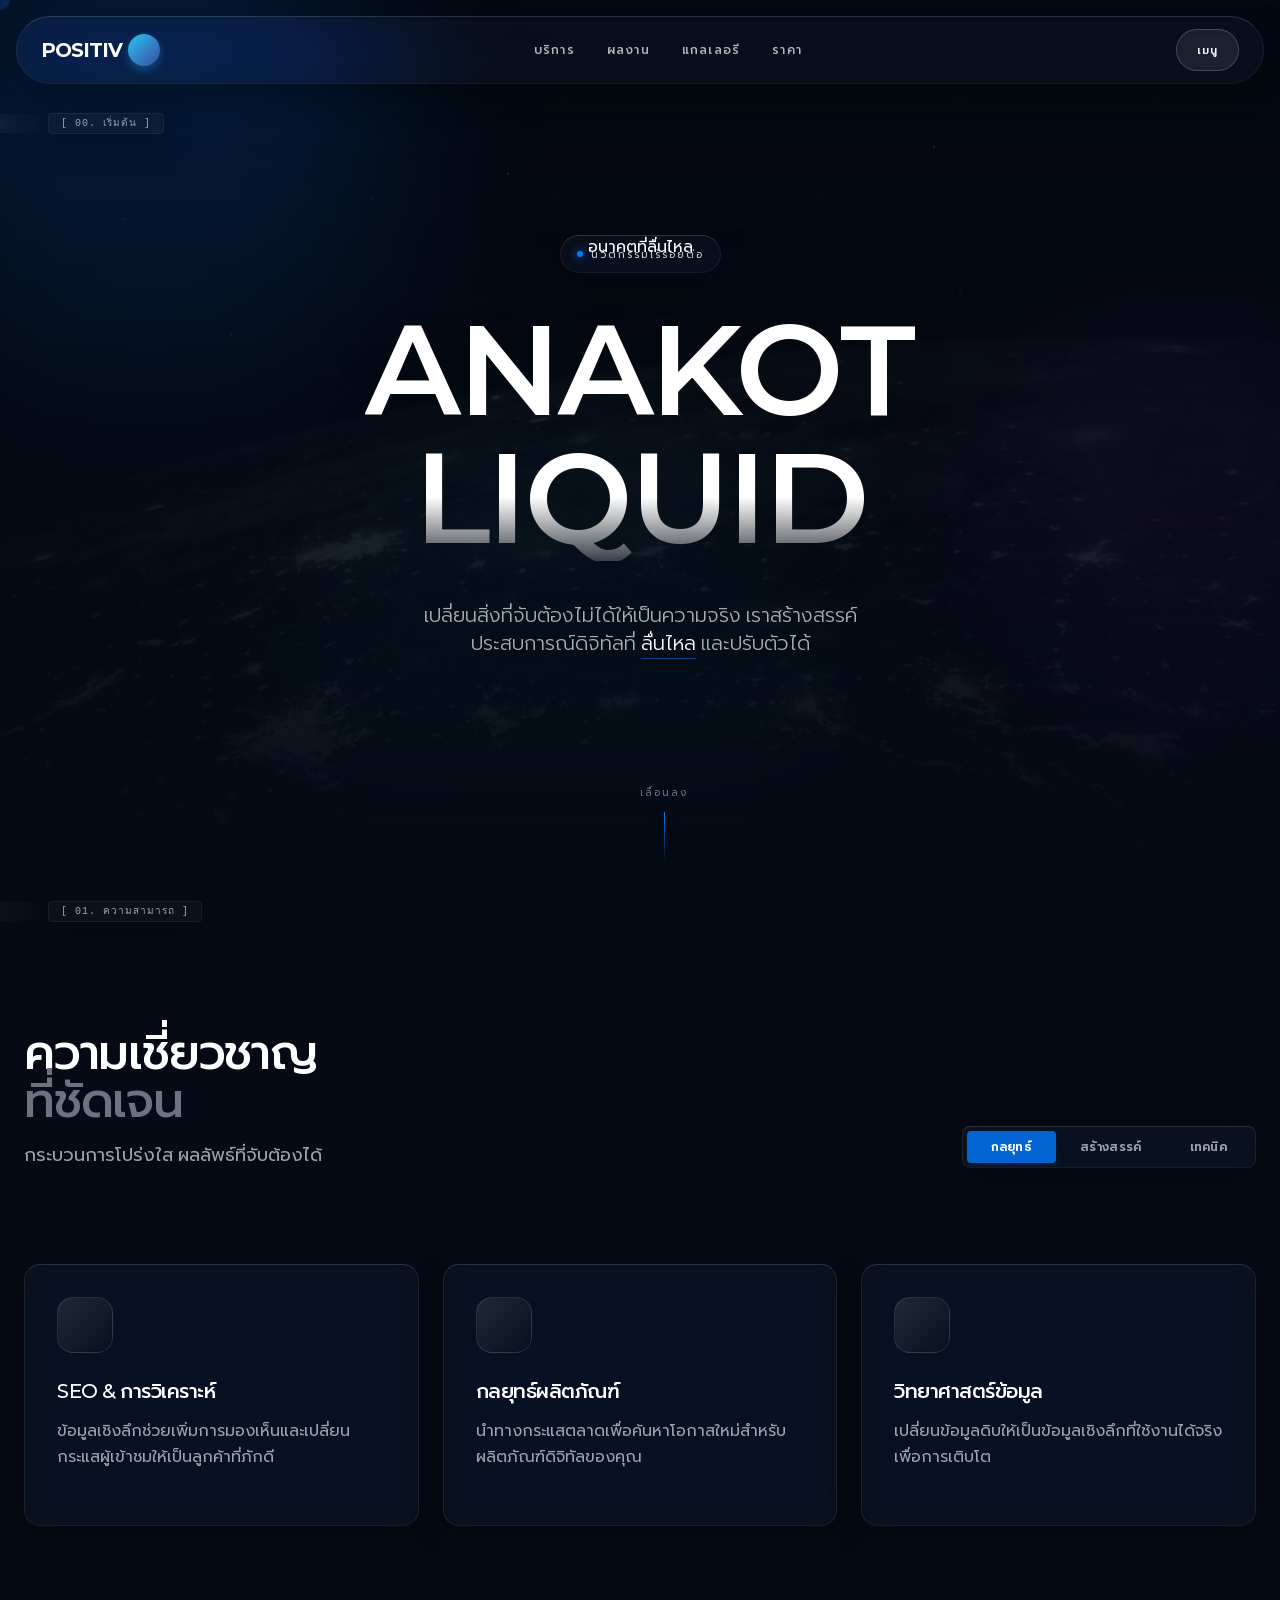
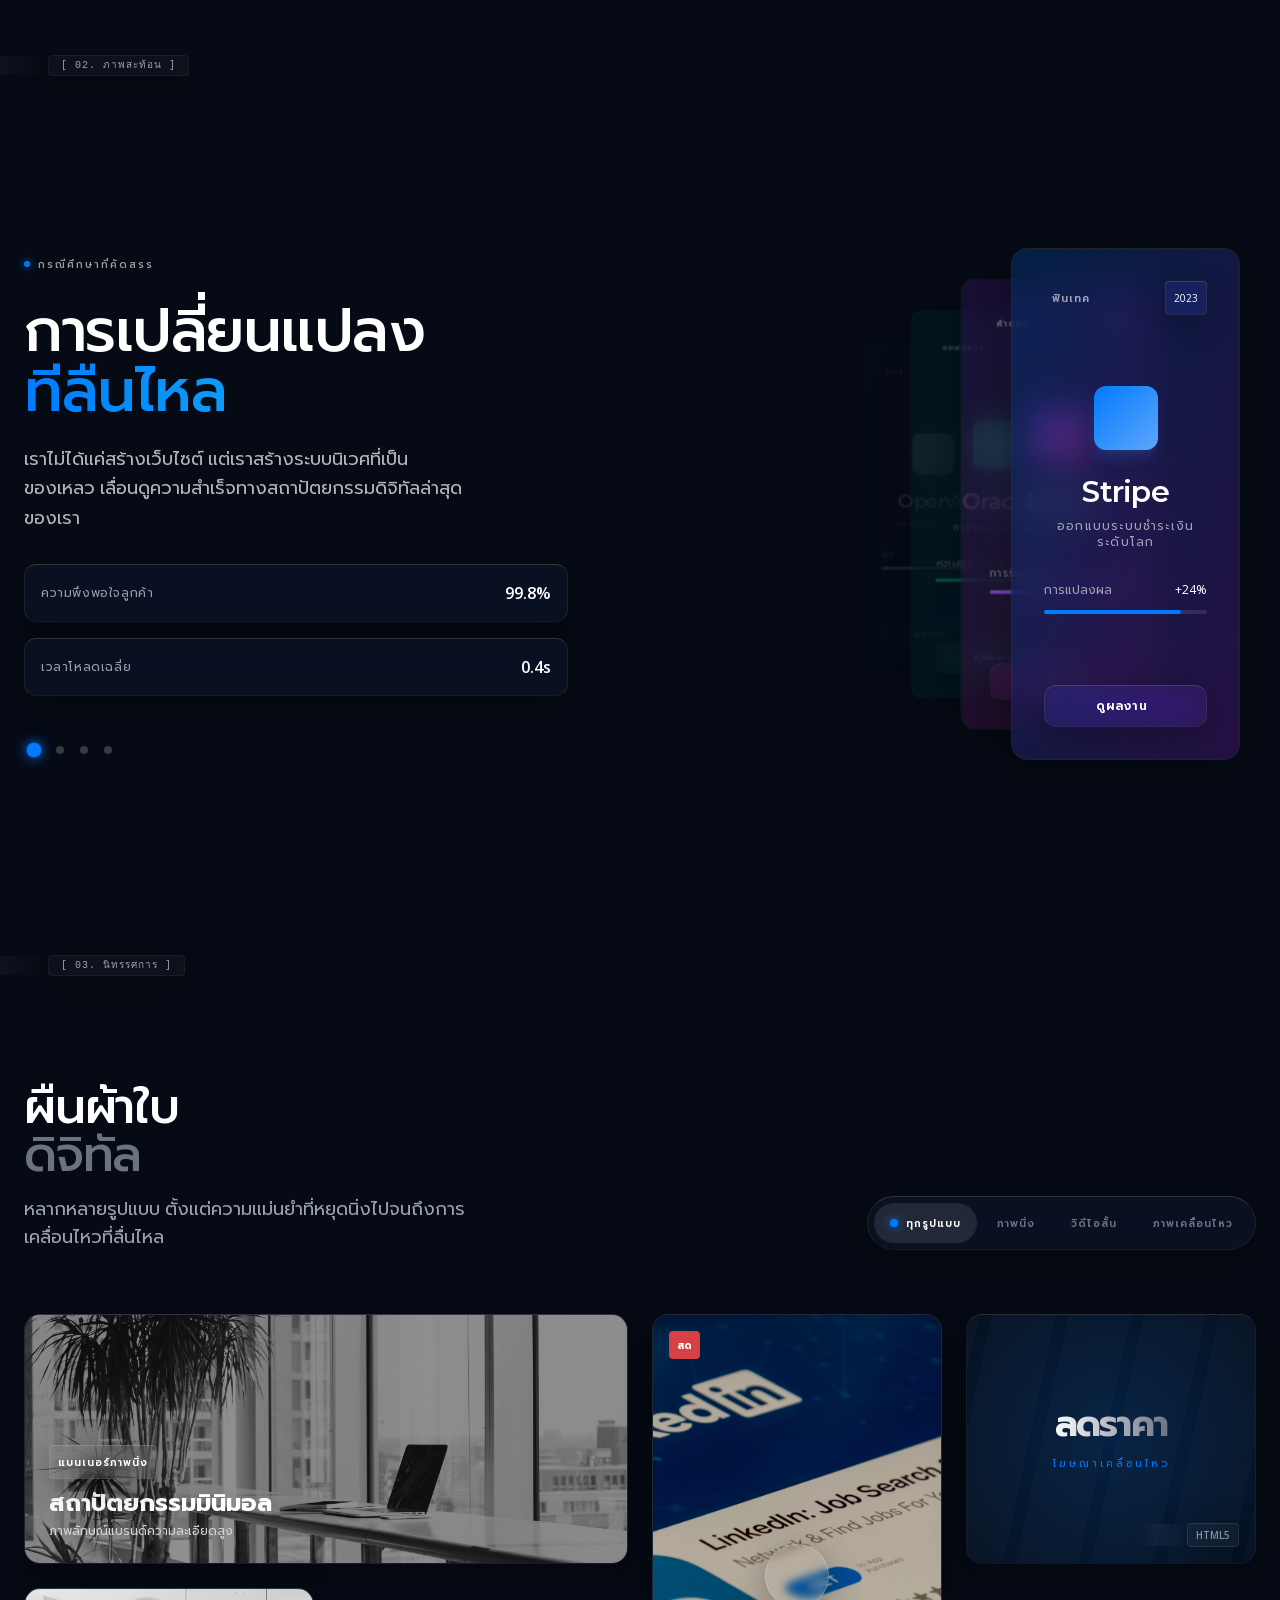
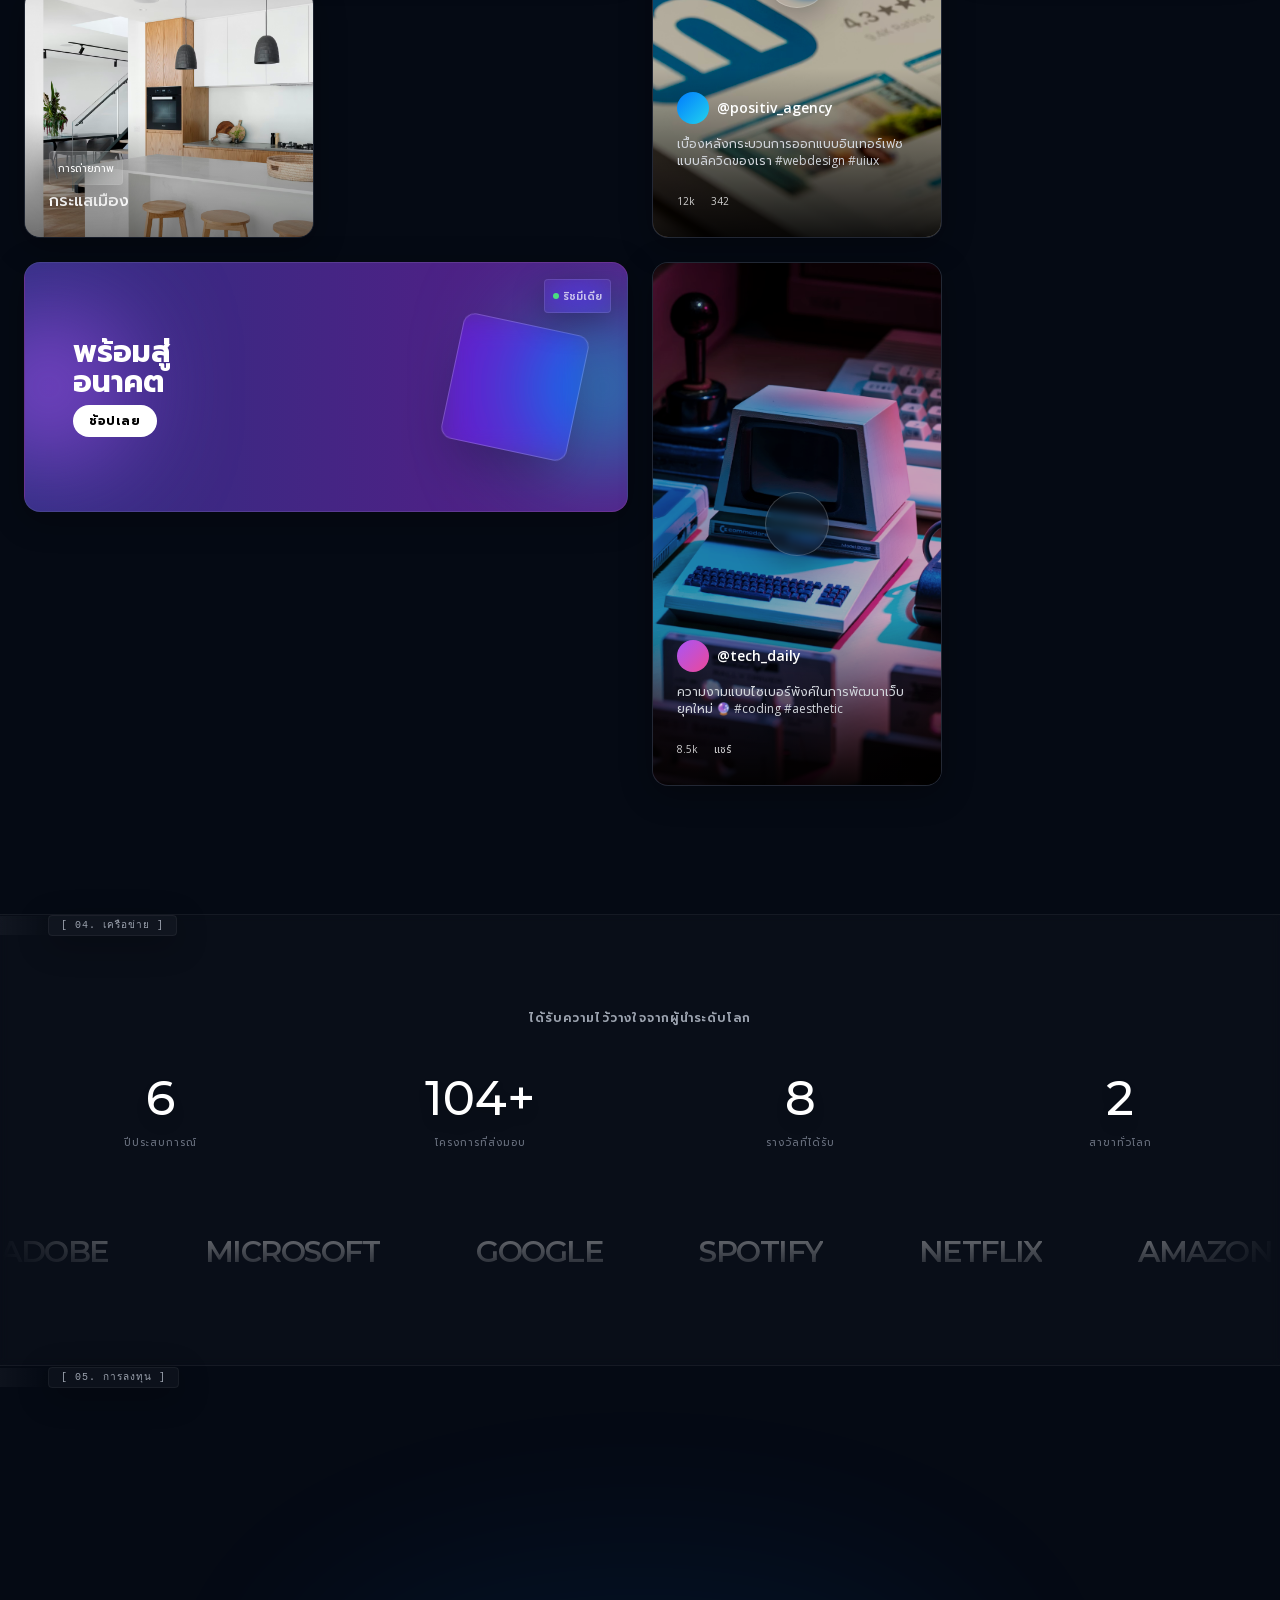
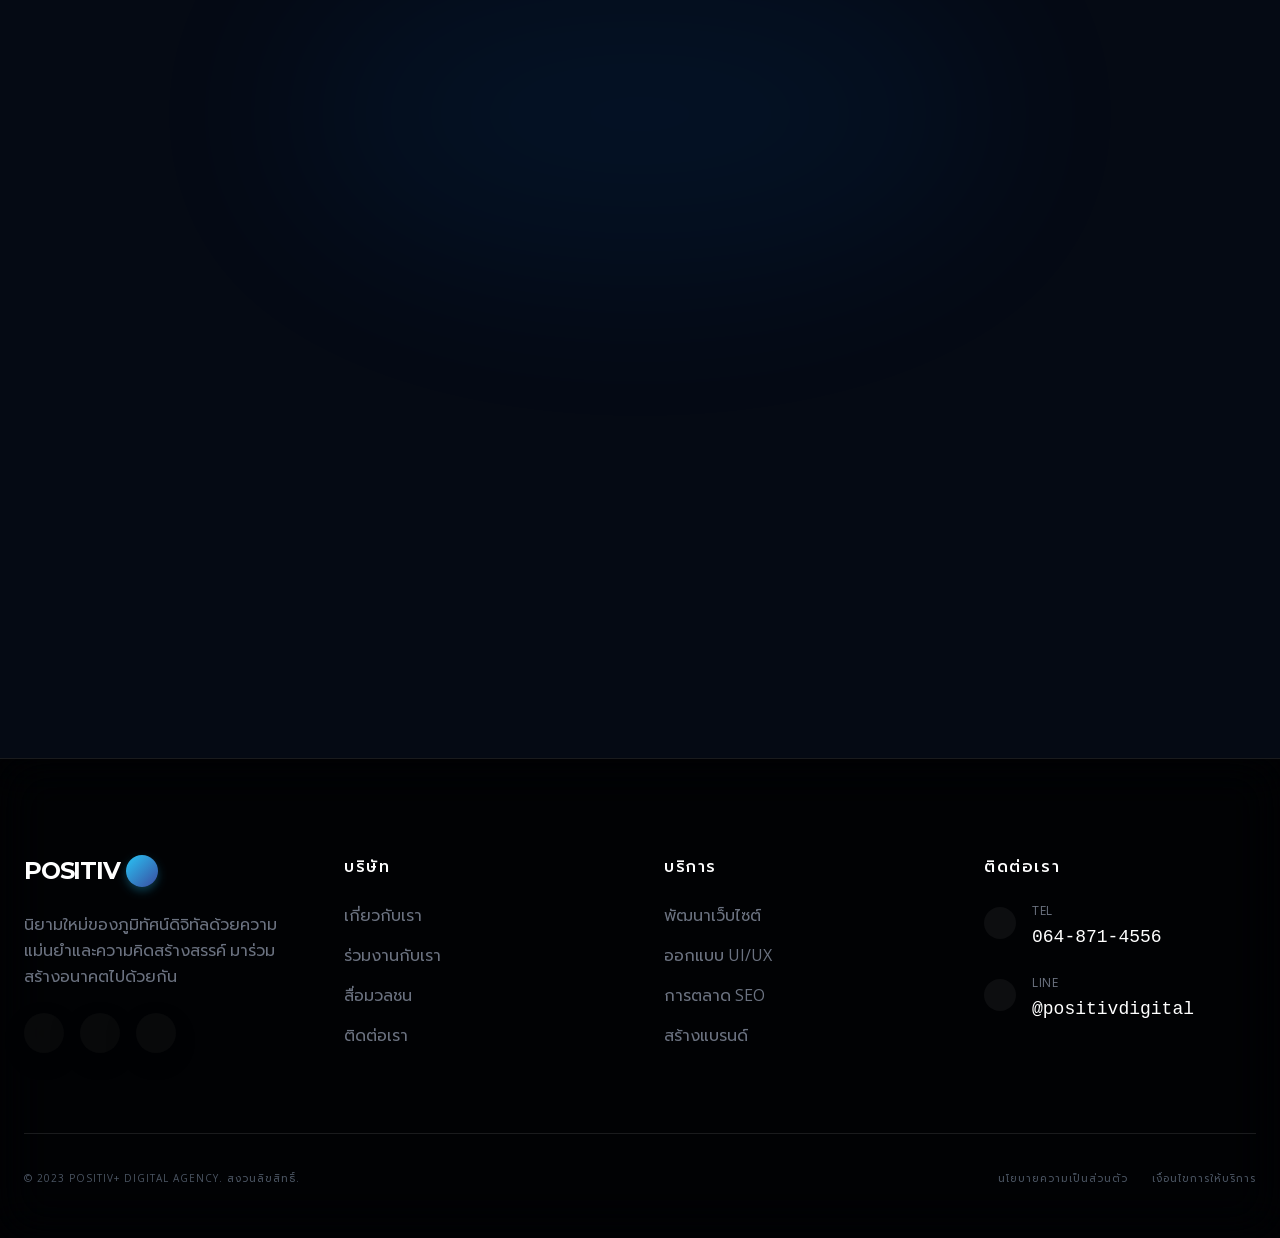
<file: assets/templates/glass-effect2/index.html>
<html class="scroll-smooth" lang="th"><head><meta charset="utf-8"/>
<meta content="width=device-width, initial-scale=1.0" name="viewport"/>
<title>Positiv+ | ดิจิทัลไร้รอยต่อ</title>
<script src="assets/iconify_654a1ef798a3.js"></script>
<link href="https://fonts.googleapis.com" rel="preconnect"/>
<link crossorigin="" href="https://fonts.gstatic.com" rel="preconnect"/>
<link href="assets/css2_ac990486f183.css" rel="stylesheet"/>
<script src="assets/resource_3fa48481346f.js"></script>
<style>
:root {
--cursor-size: 20px;
--cursor-hover-size: 80px;
}
body {
font-family: 'Open Sans', 'Prompt', sans-serif;
cursor: none;
overflow-x: hidden;
background-color: #050a14;
}
h1, h2, h3, h4, h5, h6, .font-heading {
font-family: 'Montserrat', 'Prompt', sans-serif;
}
/* Custom Scrollbar */
::-webkit-scrollbar { width: 6px; }
::-webkit-scrollbar-track { background: #050a14; }
::-webkit-scrollbar-thumb { background: rgba(255,255,255,0.2); border-radius: 3px; }
::-webkit-scrollbar-thumb:hover { background: #007bff; }
/* Liquid Glass Card Style */
.glass-panel {
background: rgba(255, 255, 255, 0.03);
backdrop-filter: blur(16px) saturate(180%);
-webkit-backdrop-filter: blur(16px) saturate(180%);
border-top: 1px solid rgba(255, 255, 255, 0.15);
border-left: 1px solid rgba(255, 255, 255, 0.08);
border-right: 1px solid rgba(255, 255, 255, 0.08);
border-bottom: 1px solid rgba(255, 255, 255, 0.05);
box-shadow: 0 8px 32px 0 rgba(0, 0, 0, 0.3);
position: relative;
overflow: hidden;
transition: all 0.5s cubic-bezier(0.4, 0, 0.2, 1);
}
.glass-panel::before {
content: '';
position: absolute;
top: 0; left: -100%; width: 100%; height: 100%;
background: linear-gradient(90deg, transparent, rgba(255,255,255,0.05), transparent);
transition: 0.5s;
pointer-events: none;
z-index: 20;
}
.glass-panel:hover {
background: rgba(255, 255, 255, 0.06);
border-color: rgba(255, 255, 255, 0.3);
transform: translateY(-5px);
box-shadow: 0 15px 40px rgba(0, 123, 255, 0.1);
}
.glass-panel:hover::before {
left: 100%;
transition: 0.7s ease-in-out;
}
/* Stacked Carousel Logic */
.stack-section {
--_offset-steps: 4rem;
--_scale-steps: 12;
--_opacity-steps: 15;
--_offset-steps-two: calc(var(--_offset-steps) * -1);
--_offset-steps-three: calc(var(--_offset-steps) * -2);
--scale-steps-two: calc(1 - var(--_scale-steps) * 0.01);
--scale-steps-three: calc(1 - var(--_scale-steps) * 0.02);
--opacity-steps-two: calc(1 - var(--_opacity-steps) * 0.02);
--opacity-steps-three: calc(1 - var(--_opacity-steps) * 0.04);
display: grid;
grid-template-areas: "stack";
width: min(calc(100% - 2rem), 32rem);
margin: 0 auto;
}
.stack-card {
grid-area: stack;
transition: 800ms cubic-bezier(0.23, 1, 0.32, 1);
translate: var(--_offset) 0;
order: var(--_order);
z-index: var(--_order);
scale: var(--_scale);
opacity: var(--_opacity);
cursor: none;
user-select: none;
transform-style: preserve-3d;
background: rgba(5, 10, 20, 0.6);
}
.stack-card:nth-of-type(1) { --_order: var(--_1-order); --_scale: var(--_1-scale); --_opacity: var(--_1-opacity); --_offset: var(--_1-offset); }
.stack-card:nth-of-type(2) { --_order: var(--_2-order); --_scale: var(--_2-scale); --_opacity: var(--_2-opacity); --_offset: var(--_2-offset); }
.stack-card:nth-of-type(3) { --_order: var(--_3-order); --_scale: var(--_3-scale); --_opacity: var(--_3-opacity); --_offset: var(--_3-offset); }
.stack-card:nth-of-type(4) { --_order: var(--_4-order); --_scale: var(--_4-scale); --_opacity: var(--_4-opacity); --_offset: var(--_4-offset); }
.stack-section.card-1-active {
--_1-order: 4; --_1-scale: 1; --_1-opacity: 1; --_1-offset: 0;
--_2-order: 3; --_2-scale: var(--scale-steps-two); --_2-opacity: var(--opacity-steps-two); --_2-offset: var(--_offset-steps-two);
--_3-order: 2; --_3-scale: var(--scale-steps-three); --_3-opacity: var(--opacity-steps-three); --_3-offset: var(--_offset-steps-three);
--_4-order: 1; --_4-scale: calc(1 - var(--_scale-steps) * 0.03); --_4-opacity: calc(1 - var(--_opacity-steps) * 0.06); --_4-offset: calc(var(--_offset-steps) * -3);
}
.stack-section.card-2-active {
--_2-order: 4; --_2-scale: 1; --_2-opacity: 1; --_2-offset: 0;
--_3-order: 3; --_3-scale: var(--scale-steps-two); --_3-opacity: var(--opacity-steps-two); --_3-offset: var(--_offset-steps-two);
--_4-order: 2; --_4-scale: var(--scale-steps-three); --_4-opacity: var(--opacity-steps-three); --_4-offset: var(--_offset-steps-three);
--_1-order: 1; --_1-scale: calc(1 - var(--_scale-steps) * 0.03); --_1-opacity: calc(1 - var(--_opacity-steps) * 0.06); --_1-offset: calc(var(--_offset-steps) * -3);
}
.stack-section.card-3-active {
--_3-order: 4; --_3-scale: 1; --_3-opacity: 1; --_3-offset: 0;
--_4-order: 3; --_4-scale: var(--scale-steps-two); --_4-opacity: var(--opacity-steps-two); --_4-offset: var(--_offset-steps-two);
--_1-order: 2; --_1-scale: var(--scale-steps-three); --_1-opacity: var(--opacity-steps-three); --_1-offset: var(--_offset-steps-three);
--_2-order: 1; --_2-scale: calc(1 - var(--_scale-steps) * 0.03); --_2-opacity: calc(1 - var(--_opacity-steps) * 0.06); --_2-offset: calc(var(--_offset-steps) * -3);
}
.stack-section.card-4-active {
--_4-order: 4; --_4-scale: 1; --_4-opacity: 1; --_4-offset: 0;
--_1-order: 3; --_1-scale: var(--scale-steps-two); --_1-opacity: var(--opacity-steps-two); --_1-offset: var(--_offset-steps-two);
--_2-order: 2; --_2-scale: var(--scale-steps-three); --_2-opacity: var(--opacity-steps-three); --_2-offset: var(--_offset-steps-three);
--_3-order: 1; --_3-scale: calc(1 - var(--_scale-steps) * 0.03); --_3-opacity: calc(1 - var(--_opacity-steps) * 0.06); --_3-offset: calc(var(--_offset-steps) * -3);
}
/* Ambient Liquid Blobs */
.liquid-blob {
position: absolute;
border-radius: 50%;
filter: blur(80px);
opacity: 0.6;
z-index: -1;
animation: float 10s infinite alternate cubic-bezier(0.4, 0, 0.2, 1);
}
@keyframes float {
0% { transform: translate(0, 0) scale(1); }
100% { transform: translate(30px, 50px) scale(1.1); }
}
/* Custom Cursor */
#cursor {
position: fixed; top: 0; left: 0;
width: var(--cursor-size); height: var(--cursor-size);
background-color: white; border-radius: 50%;
pointer-events: none; z-index: 9999;
transform: translate(-50%, -50%);
transition: width 0.3s, height 0.3s, background-color 0.3s;
mix-blend-mode: overlay;
backdrop-filter: blur(2px);
}
#cursor.hovered {
width: var(--cursor-hover-size); height: var(--cursor-hover-size);
opacity: 0.5; background-color: rgba(0, 123, 255, 0.5); mix-blend-mode: normal;
border: 1px solid rgba(255,255,255,0.5);
}
/* Loading Animation */
#preloader {
position: fixed; inset: 0; background: #050a14;
z-index: 10000; display: flex; justify-content: center; align-items: center;
transition: transform 0.8s cubic-bezier(0.86, 0, 0.07, 1);
}
#preloader.loaded { transform: translateY(-100%); }
.loader-bar { width: 200px; height: 1px; background: rgba(255,255,255,0.1); position: relative; overflow: hidden; }
.loader-progress { position: absolute; left: 0; top: 0; height: 100%; background: #007bff; width: 0%; transition: width 0.5s ease; }
/* Animation Utilities */
.will-change-transform { will-change: transform; }
.split-line { overflow: hidden; display: block; }
.split-line span {
display: block;
transform: translateY(100%);
transition: transform 1.2s cubic-bezier(0.23, 1, 0.32, 1);
}
.hero-revealed .split-line span { transform: translateY(0); }
.reveal { opacity: 0; transform: translateY(30px); transition: all 0.8s cubic-bezier(0.5, 0, 0, 1); }
.reveal.active { opacity: 1; transform: translateY(0); }
/* Grid Transition */
.service-grid {
transition: opacity 0.5s ease, transform 0.5s ease;
}
/* Marquee */
.marquee-container { mask-image: linear-gradient(to right, transparent, black 10%, black 90%, transparent); }
.marquee-content { display: flex; animation: scroll 30s linear infinite; }
@keyframes scroll { 0% { transform: translateX(0); } 100% { transform: translateX(-50%); } }
/* Inputs */
.input-group { position: relative; }
.input-group input {
width: 100%; background: transparent; border: none;
border-bottom: 1px solid rgba(255,255,255,0.2); padding: 10px 0;
color: white; outline: none; transition: border-color 0.3s;
}
.input-group label {
position: absolute; top: 10px; left: 0; color: rgba(255,255,255,0.5);
pointer-events: none; transition: 0.3s ease all;
}
.input-group input:focus { border-bottom-color: #007bff; }
.input-group input:focus ~ label, .input-group input:not(:placeholder-shown) ~ label {
top: -12px; font-size: 0.75rem; color: #007bff;
}
/* Noise */
.noise-overlay {
position: fixed; top: 0; left: 0; width: 100%; height: 100%;
pointer-events: none; z-index: 50; opacity: 0.04;
background: url("filter_3E_3Crect_width__100_25_ef7da59166f5.html")'/%3E%3C/svg%3E");
mix-blend-mode: overlay;
}
/* Custom Motion Animations for Gallery */
@keyframes slide-right { 0% { transform: translateX(-20%); } 100% { transform: translateX(0%); } }
@keyframes slide-left { 0% { transform: translateX(0%); } 100% { transform: translateX(-20%); } }
@keyframes pulse-soft { 0%, 100% { opacity: 0.6; } 50% { opacity: 1; } }
.motion-banner-anim { animation: slide-right 4s ease-in-out infinite alternate; }
.motion-banner-anim-rev { animation: slide-left 5s ease-in-out infinite alternate; }
.gallery-card-hover:hover .gallery-overlay { opacity: 1; }
.gallery-card-hover:hover .gallery-img { transform: scale(1.05); }
/* Filtering Transitions */
.gallery-item {
transition: all 0.5s cubic-bezier(0.4, 0, 0.2, 1);
}
.gallery-item.hidden-item {
display: none;
}
.gallery-item.fading-out {
opacity: 0;
transform: scale(0.95);
}
</style><style data-scroll-fix="true">
        /* Scroll fixes for offline viewing */
        html, body {
            overflow: auto !important;
            overflow-x: hidden !important;
            height: auto !important;
            min-height: 100% !important;
            scroll-behavior: auto !important;
            opacity: 1 !important;
            visibility: visible !important;
        }
        
        /* Force visibility - many sites use JS animations for initial display */
        body, .wrapper, main, #__next, #app, .page, .content {
            opacity: 1 !important;
            visibility: visible !important;
            transform: none !important;
        }
        
        /* Disable loader/preloader overlays */
        .loader, .preloader, .loading, [class*="loader"], [class*="preloader"] {
            display: none !important;
            opacity: 0 !important;
        }
        
        /* Show elements that might be hidden for animation */
        .word-inner, .char, .line, [data-aos], [data-scroll],
        .hero-text span, .hero-fade, [class*="hero"] span {
            opacity: 1 !important;
            transform: none !important;
            visibility: visible !important;
        }
        
        /* Reset Tailwind animation utility classes */
        .translate-y-full, .translate-x-full, .-translate-y-full, .-translate-x-full,
        .translate-y-1\/2, .-translate-y-1\/2, .translate-y-\[100\%\], .translate-y-\[110\%\] {
            transform: none !important;
        }
        
        /* Force visibility on common hidden-for-animation patterns */
        .opacity-0, [class*="opacity-0"] {
            opacity: 1 !important;
        }
        
        /* Reset scale transforms used for animations */
        .scale-0, .scale-50, .scale-75 {
            transform: none !important;
        }
        
        html.lenis, html.lenis-smooth, 
        body.lenis, body.lenis-smooth,
        .lenis-wrapper, .lenis-content,
        [data-lenis-prevent], [data-scroll-container] {
            overflow: visible !important;
            height: auto !important;
        }
        
        /* Fix flex containers that might cut off content */
        body.flex.items-center,
        body.flex.justify-center {
            align-items: flex-start !important;
            min-height: 100vh;
            height: auto !important;
        }
        
        /* Ensure main content scrolls */
        main, #__next, #__nuxt, #app, .main-content {
            overflow: visible !important;
            height: auto !important;
        }
        </style></head>
<body class="text-white selection:bg-[#007bff]/50 selection:text-white text-base">
<div id="cursor"></div>
<div class="noise-overlay"></div>
<!-- Liquid Background Layer -->
<div class="fixed inset-0 overflow-hidden pointer-events-none z-[-1]">
<div class="liquid-blob bg-[#007bff]" style="width: 500px; height: 500px; top: -100px; left: -100px; opacity: 0.2; animation-duration: 15s;"></div>
<div class="liquid-blob bg-purple-600" style="width: 400px; height: 400px; top: 40%; right: -100px; opacity: 0.15; animation-duration: 20s; animation-delay: -5s;"></div>
<div class="liquid-blob bg-cyan-600" style="width: 600px; height: 600px; bottom: -150px; left: 20%; opacity: 0.15; animation-duration: 25s; animation-delay: -10s;"></div>
</div>
<div id="preloader">
<div class="flex flex-col items-center gap-4">
<span class="font-heading tracking-[0.2em] text-xs uppercase text-white/50" id="loader-text">กำลังเริ่มต้นระบบลิควิด</span>
<div class="loader-bar">
<div class="loader-progress" id="loader-progress"></div>
</div>
</div>
</div>
<!-- Navigation -->
<nav class="fixed w-full z-[60] top-0 transition-all duration-300 py-4">
<div class="max-w-7xl mx-auto px-4">
<!-- Glass Navbar Container -->
<div class="glass-panel rounded-full px-6 py-3 flex items-center justify-between">
<a class="cursor-hover group flex items-center gap-1.5" href="#">
<span class="font-heading font-bold text-xl tracking-tighter text-white">POSITIV</span>
<div class="w-8 h-8 rounded-full bg-gradient-to-br from-[#29C5F6] to-[#3a4b9f] flex items-center justify-center shadow-[0_4px_10px_rgba(41,197,246,0.3)] group-hover:scale-105 transition-transform duration-300">
<span class="iconify text-white" data-icon="lucide:plus" data-stroke-width="4" data-width="20"></span>
</div>
</a>
<div class="hidden md:flex items-center gap-8">
<a class="cursor-hover text-xs font-medium uppercase tracking-widest text-white/70 hover:text-white transition-colors" href="#services">บริการ</a>
<a class="cursor-hover text-xs font-medium uppercase tracking-widest text-white/70 hover:text-white transition-colors" href="#work">ผลงาน</a>
<a class="cursor-hover text-xs font-medium uppercase tracking-widest text-white/70 hover:text-white transition-colors" href="#gallery">แกลเลอรี</a>
<a class="cursor-hover text-xs font-medium uppercase tracking-widest text-white/70 hover:text-white transition-colors" href="#pricing">ราคา</a>
</div>
<div class="hidden md:block">
<button class="cursor-hover px-5 py-2 border border-white/20 rounded-full text-[10px] font-semibold uppercase tracking-widest hover:bg-white hover:text-black transition-colors bg-white/5 backdrop-blur-sm">
                        เมนู
                    </button>
</div>
<button class="md:hidden text-white cursor-hover">
<span class="iconify" data-icon="lucide:menu" data-width="24"></span>
</button>
</div>
</div>
</nav>
<!-- HERO SECTION -->
<header class="relative h-screen w-full flex items-center justify-center overflow-hidden" id="hero">
<div class="absolute top-28 left-6 md:left-12 z-20 hidden md:block">
<span class="glass-panel px-3 py-1 rounded text-[10px] font-mono uppercase tracking-widest text-gray-400 border border-white/5">[ 00. เริ่มต้น ]</span>
</div>
<!-- Parallax BG Wrapper -->
<div class="absolute inset-0 z-0 overflow-hidden">
<img alt="Background" class="parallax-element w-full h-[120%] object-cover opacity-20 grayscale contrast-125 will-change-transform mix-blend-overlay" data-parallax-speed="0.5" src="assets/photo-1451187580459-43490279c0_db6c9a5bcb5e.avif"/>
<div class="absolute inset-0 bg-gradient-to-t from-[#050a14] via-[#050a14]/50 to-transparent"></div>
</div>
<div class="relative z-10 text-center px-6 w-full max-w-7xl mx-auto flex flex-col items-center">
<div class="reveal mb-8 opacity-0">
<div class="glass-panel inline-flex items-center gap-2 px-4 py-1.5 rounded-full">
<span class="w-1.5 h-1.5 rounded-full bg-[#007bff] animate-pulse shadow-[0_0_10px_#007bff]"></span>
<span class="text-[10px] uppercase tracking-[0.2em] text-gray-300">นวัตกรรมไร้รอยต่อ</span>
</div>
</div>
<h1 class="font-heading text-6xl md:text-8xl lg:text-9xl font-semibold leading-[0.85] tracking-tight text-white drop-shadow-2xl">
<span class="split-line"><span class="block">ANAKOT</span></span>
<span class="split-line"><span class="block text-transparent bg-clip-text bg-gradient-to-b from-white via-white to-white/20" style="transition-delay: 100ms">LIQUID</span></span>
</h1>
<!-- Replaced Thai Text to maintain visual weight similar to original but in meaning: Future (Anakot) Liquid -->
<h1 class="absolute opacity-0 pointer-events-none">อนาคตที่ลื่นไหล</h1>
<p class="mt-8 text-lg md:text-xl text-gray-300/80 font-light max-w-lg mx-auto leading-relaxed reveal opacity-0 delay-200 backdrop-blur-sm rounded-lg p-2">
                เปลี่ยนสิ่งที่จับต้องไม่ได้ให้เป็นความจริง เราสร้างสรรค์ประสบการณ์ดิจิทัลที่ <span class="text-white border-b border-[#007bff]/50 pb-0.5 cursor-hover hover:border-[#007bff] hover:text-[#007bff] transition-colors hover:shadow-[0_0_15px_rgba(0,123,255,0.4)]">ลื่นไหล</span> และปรับตัวได้
            </p>
</div>
<div class="absolute bottom-10 left-1/2 -translate-x-1/2 flex flex-col items-center gap-2 z-20 reveal opacity-0 delay-500">
<span class="text-[10px] uppercase tracking-[0.2em] text-gray-500">เลื่อนลง</span>
<div class="glass-panel w-[1px] h-12 !bg-gradient-to-b from-[#007bff] to-transparent/10 !border-0"></div>
</div>
</header>
<!-- Services Section -->
<section class="py-32 relative z-10" id="services">
<div class="absolute top-0 left-6 md:left-12 z-20 hidden md:block -translate-y-1/2">
<span class="glass-panel px-3 py-1 rounded text-[10px] font-mono uppercase tracking-widest text-gray-400 border border-white/5">[ 01. ความสามารถ ]</span>
</div>
<div class="max-w-7xl mx-auto px-6">
<div class="flex flex-col md:flex-row justify-between items-end mb-24 gap-8">
<div class="reveal">
<h2 class="font-heading text-4xl md:text-5xl font-medium tracking-tight mb-4 text-white">ความเชี่ยวชาญ<br/><span class="text-gray-500">ที่ชัดเจน</span></h2>
<p class="text-gray-400 max-w-sm text-lg">กระบวนการโปร่งใส ผลลัพธ์ที่จับต้องได้</p>
</div>
<div class="reveal flex p-1 glass-panel rounded-lg" id="service-tabs">
<button class="tab-btn cursor-hover px-6 py-2 text-xs font-semibold uppercase tracking-wide rounded bg-[#007bff]/80 backdrop-blur-md text-white shadow-lg shadow-blue-900/20 transition-all duration-300" data-tab="strategic">กลยุทธ์</button>
<button class="tab-btn cursor-hover px-6 py-2 text-xs font-semibold uppercase tracking-wide rounded text-gray-400 hover:text-white hover:bg-white/5 transition-all duration-300" data-tab="creative">สร้างสรรค์</button>
<button class="tab-btn cursor-hover px-6 py-2 text-xs font-semibold uppercase tracking-wide rounded text-gray-400 hover:text-white hover:bg-white/5 transition-all duration-300" data-tab="technical">เทคนิค</button>
</div>
</div>
<!-- Dynamic Grids Container -->
<div class="relative" id="services-grid-container">
<!-- Strategic Grid -->
<div class="service-grid grid grid-cols-1 md:grid-cols-2 lg:grid-cols-3 gap-6" id="grid-strategic">
<!-- Card 1 -->
<div class="glass-panel p-8 rounded-2xl cursor-hover group">
<div class="absolute top-0 right-0 p-8 opacity-20 group-hover:opacity-100 transition-opacity duration-500">
<span class="iconify text-white" data-icon="lucide:arrow-up-right" data-width="24"></span>
</div>
<div class="w-14 h-14 bg-gradient-to-br from-white/10 to-transparent border border-white/10 rounded-2xl flex items-center justify-center text-[#007bff] mb-6 shadow-inner">
<span class="iconify" data-icon="lucide:search" data-stroke-width="1.5" data-width="24"></span>
</div>
<h3 class="font-heading text-xl font-medium mb-3 text-white tracking-tight">SEO &amp; การวิเคราะห์</h3>
<p class="text-base text-gray-400 leading-relaxed mb-6">ข้อมูลเชิงลึกช่วยเพิ่มการมองเห็นและเปลี่ยนกระแสผู้เข้าชมให้เป็นลูกค้าที่ภักดี</p>
</div>
<!-- Card 2 -->
<div class="glass-panel p-8 rounded-2xl cursor-hover group">
<div class="absolute top-0 right-0 p-8 opacity-20 group-hover:opacity-100 transition-opacity duration-500">
<span class="iconify text-white" data-icon="lucide:arrow-up-right" data-width="24"></span>
</div>
<div class="w-14 h-14 bg-gradient-to-br from-white/10 to-transparent border border-white/10 rounded-2xl flex items-center justify-center text-[#007bff] mb-6 shadow-inner">
<span class="iconify" data-icon="lucide:compass" data-stroke-width="1.5" data-width="24"></span>
</div>
<h3 class="font-heading text-xl font-medium mb-3 text-white tracking-tight">กลยุทธ์ผลิตภัณฑ์</h3>
<p class="text-base text-gray-400 leading-relaxed mb-6">นำทางกระแสตลาดเพื่อค้นหาโอกาสใหม่สำหรับผลิตภัณฑ์ดิจิทัลของคุณ</p>
</div>
<!-- Card 3 -->
<div class="glass-panel p-8 rounded-2xl cursor-hover group">
<div class="absolute top-0 right-0 p-8 opacity-20 group-hover:opacity-100 transition-opacity duration-500">
<span class="iconify text-white" data-icon="lucide:arrow-up-right" data-width="24"></span>
</div>
<div class="w-14 h-14 bg-gradient-to-br from-white/10 to-transparent border border-white/10 rounded-2xl flex items-center justify-center text-[#007bff] mb-6 shadow-inner">
<span class="iconify" data-icon="lucide:bar-chart-2" data-stroke-width="1.5" data-width="24"></span>
</div>
<h3 class="font-heading text-xl font-medium mb-3 text-white tracking-tight">วิทยาศาสตร์ข้อมูล</h3>
<p class="text-base text-gray-400 leading-relaxed mb-6">เปลี่ยนข้อมูลดิบให้เป็นข้อมูลเชิงลึกที่ใช้งานได้จริงเพื่อการเติบโต</p>
</div>
</div>
<!-- Creative Grid -->
<div class="service-grid grid grid-cols-1 md:grid-cols-2 lg:grid-cols-3 gap-6 hidden opacity-0 transform translate-y-4" id="grid-creative">
<!-- Card 1 -->
<div class="glass-panel p-8 rounded-2xl cursor-hover group">
<div class="absolute top-0 right-0 p-8 opacity-20 group-hover:opacity-100 transition-opacity duration-500">
<span class="iconify text-white" data-icon="lucide:arrow-up-right" data-width="24"></span>
</div>
<div class="w-14 h-14 bg-gradient-to-br from-white/10 to-transparent border border-white/10 rounded-2xl flex items-center justify-center text-[#007bff] mb-6 shadow-inner">
<span class="iconify" data-icon="lucide:palette" data-stroke-width="1.5" data-width="24"></span>
</div>
<h3 class="font-heading text-xl font-medium mb-3 text-white tracking-tight">การออกแบบ UI/UX</h3>
<p class="text-base text-gray-400 leading-relaxed mb-6">อินเทอร์เฟซที่ให้ความรู้สึกเหมือนเป็นส่วนหนึ่งของความคิด ราบรื่น และใช้งานง่าย</p>
</div>
<!-- Card 2 -->
<div class="glass-panel p-8 rounded-2xl cursor-hover group">
<div class="absolute top-0 right-0 p-8 opacity-20 group-hover:opacity-100 transition-opacity duration-500">
<span class="iconify text-white" data-icon="lucide:arrow-up-right" data-width="24"></span>
</div>
<div class="w-14 h-14 bg-gradient-to-br from-white/10 to-transparent border border-white/10 rounded-2xl flex items-center justify-center text-[#007bff] mb-6 shadow-inner">
<span class="iconify" data-icon="lucide:film" data-stroke-width="1.5" data-width="24"></span>
</div>
<h3 class="font-heading text-xl font-medium mb-3 text-white tracking-tight">โมชั่นกราฟิก</h3>
<p class="text-base text-gray-400 leading-relaxed mb-6">ใส่พลังงานจลน์ลงในทุกการโต้ตอบ ทำให้พิกเซลที่หยุดนิ่งกลับมีชีวิต</p>
</div>
<!-- Card 3 -->
<div class="glass-panel p-8 rounded-2xl cursor-hover group">
<div class="absolute top-0 right-0 p-8 opacity-20 group-hover:opacity-100 transition-opacity duration-500">
<span class="iconify text-white" data-icon="lucide:arrow-up-right" data-width="24"></span>
</div>
<div class="w-14 h-14 bg-gradient-to-br from-white/10 to-transparent border border-white/10 rounded-2xl flex items-center justify-center text-[#007bff] mb-6 shadow-inner">
<span class="iconify" data-icon="lucide:fingerprint" data-stroke-width="1.5" data-width="24"></span>
</div>
<h3 class="font-heading text-xl font-medium mb-3 text-white tracking-tight">อัตลักษณ์แบรนด์</h3>
<p class="text-base text-gray-400 leading-relaxed mb-6">กลั่นกรองตัวตนของคุณให้เป็นภาษาภาพที่ลื่นไหลไปในทุกสื่อ</p>
</div>
</div>
<!-- Technical Grid -->
<div class="service-grid grid grid-cols-1 md:grid-cols-2 lg:grid-cols-3 gap-6 hidden opacity-0 transform translate-y-4" id="grid-technical">
<!-- Card 1 -->
<div class="glass-panel p-8 rounded-2xl cursor-hover group">
<div class="absolute top-0 right-0 p-8 opacity-20 group-hover:opacity-100 transition-opacity duration-500">
<span class="iconify text-white" data-icon="lucide:arrow-up-right" data-width="24"></span>
</div>
<div class="w-14 h-14 bg-gradient-to-br from-white/10 to-transparent border border-white/10 rounded-2xl flex items-center justify-center text-[#007bff] mb-6 shadow-inner">
<span class="iconify" data-icon="lucide:code-2" data-stroke-width="1.5" data-width="24"></span>
</div>
<h3 class="font-heading text-xl font-medium mb-3 text-white tracking-tight">พัฒนาเว็บไซต์</h3>
<p class="text-base text-gray-400 leading-relaxed mb-6">โครงสร้างโค้ดที่แข็งแกร่งดั่งเพชรและความยืดหยุ่นที่ปรับขนาดได้ดั่งน้ำ</p>
</div>
<!-- Card 2 -->
<div class="glass-panel p-8 rounded-2xl cursor-hover group">
<div class="absolute top-0 right-0 p-8 opacity-20 group-hover:opacity-100 transition-opacity duration-500">
<span class="iconify text-white" data-icon="lucide:arrow-up-right" data-width="24"></span>
</div>
<div class="w-14 h-14 bg-gradient-to-br from-white/10 to-transparent border border-white/10 rounded-2xl flex items-center justify-center text-[#007bff] mb-6 shadow-inner">
<span class="iconify" data-icon="lucide:smartphone" data-stroke-width="1.5" data-width="24"></span>
</div>
<h3 class="font-heading text-xl font-medium mb-3 text-white tracking-tight">พัฒนาแอปพลิเคชัน</h3>
<p class="text-base text-gray-400 leading-relaxed mb-6">แอปพลิเคชันที่ลื่นไหลและปรับตัวเข้ากับมือ อุปกรณ์ และบริบทของผู้ใช้ได้อย่างสมบูรณ์แบบ</p>
</div>
<!-- Card 3 -->
<div class="glass-panel p-8 rounded-2xl cursor-hover group">
<div class="absolute top-0 right-0 p-8 opacity-20 group-hover:opacity-100 transition-opacity duration-500">
<span class="iconify text-white" data-icon="lucide:arrow-up-right" data-width="24"></span>
</div>
<div class="w-14 h-14 bg-gradient-to-br from-white/10 to-transparent border border-white/10 rounded-2xl flex items-center justify-center text-[#007bff] mb-6 shadow-inner">
<span class="iconify" data-icon="lucide:cloud" data-stroke-width="1.5" data-width="24"></span>
</div>
<h3 class="font-heading text-xl font-medium mb-3 text-white tracking-tight">โครงสร้างพื้นฐานคลาวด์</h3>
<p class="text-base text-gray-400 leading-relaxed mb-6">ระบบเบื้องหลังที่ขยายตัวได้อย่างไร้ขีดจำกัดตามความต้องการทางดิจิทัลของคุณ</p>
</div>
</div>
</div>
</div>
</section>
<!-- Work Carousel Section -->
<section class="py-32 relative overflow-hidden z-10 min-h-screen flex items-center" id="work">
<div class="absolute top-0 left-6 md:left-12 z-20 hidden md:block -translate-y-1/2">
<span class="glass-panel px-3 py-1 rounded text-[10px] font-mono uppercase tracking-widest text-gray-400 border border-white/5">[ 02. ภาพสะท้อน ]</span>
</div>
<div class="max-w-7xl mx-auto px-6 w-full h-full">
<div class="flex flex-col lg:flex-row gap-12 items-center justify-between">
<!-- Left Content: Description -->
<div class="flex-1 max-w-xl lg:pr-8 reveal">
<div class="flex items-center space-x-2 mb-6">
<div class="w-1.5 h-1.5 bg-[#007bff] rounded-full animate-pulse shadow-[0_0_10px_#007bff]"></div>
<p class="text-[10px] uppercase tracking-[0.2em] text-white/60 font-medium">กรณีศึกษาที่คัดสรร</p>
</div>
<div class="mb-8">
<h2 class="font-heading text-4xl lg:text-6xl font-medium leading-tight tracking-tight mb-6 text-white">
<span class="block">การเปลี่ยนแปลง</span>
<span class="block bg-clip-text text-transparent bg-gradient-to-r from-[#007bff] to-cyan-400">ที่ลื่นไหล</span>
</h2>
<p class="text-lg text-white/70 leading-relaxed max-w-md">
                            เราไม่ได้แค่สร้างเว็บไซต์ แต่เราสร้างระบบนิเวศที่เป็นของเหลว เลื่อนดูความสำเร็จทางสถาปัตยกรรมดิจิทัลล่าสุดของเรา
                        </p>
</div>
<!-- Stats -->
<div class="space-y-4 text-base text-white/60 mb-12">
<div class="glass-panel p-4 rounded-xl flex items-center justify-between">
<span class="text-xs uppercase tracking-wider">ความพึงพอใจลูกค้า</span>
<span class="font-semibold text-white">99.8%</span>
</div>
<div class="glass-panel p-4 rounded-xl flex items-center justify-between">
<span class="text-xs uppercase tracking-wider">เวลาโหลดเฉลี่ย</span>
<span class="font-semibold text-white">0.4s</span>
</div>
</div>
<!-- Navigation Dots -->
<div class="flex space-x-4 items-center pl-1">
<button class="cursor-hover w-3 h-3 rounded-full bg-[#007bff] transition-all duration-300 scale-125 shadow-[0_0_10px_#007bff]" id="dot-1"></button>
<button class="cursor-hover w-2 h-2 rounded-full bg-white/20 hover:bg-white/50 transition-all duration-300" id="dot-2"></button>
<button class="cursor-hover w-2 h-2 rounded-full bg-white/20 hover:bg-white/50 transition-all duration-300" id="dot-3"></button>
<button class="cursor-hover w-2 h-2 rounded-full bg-white/20 hover:bg-white/50 transition-all duration-300" id="dot-4"></button>
</div>
</div>
<!-- Right Side: Interactive Stack Carousel -->
<div class="flex flex-col space-y-8 items-center w-full lg:w-auto reveal delay-200">
<div class="stack-section card-1-active relative" id="cards-container">
<!-- Card 1: Fintech -->
<div class="stack-card glass-panel rounded-2xl h-[30rem] md:h-[32rem] border border-white/10 relative overflow-hidden group">
<!-- Background Image/Gradient -->
<div class="absolute inset-0 bg-gradient-to-br from-[#007bff]/20 to-purple-900/40 z-0"></div>
<div class="relative z-10 h-full flex flex-col p-8">
<div class="flex items-center justify-between mb-6">
<div class="flex items-center space-x-2">
<span class="iconify text-[#007bff]" data-icon="lucide:zap" data-stroke-width="1.5" data-width="16"></span>
<span class="text-[10px] font-semibold text-white/60 uppercase tracking-widest">ฟินเทค</span>
</div>
<span class="glass-panel px-2 py-1 rounded text-[10px] text-white">2023</span>
</div>
<div class="flex-1 flex flex-col justify-center items-center text-center">
<div class="w-16 h-16 bg-gradient-to-br from-[#007bff] to-blue-400 rounded-xl flex items-center justify-center mb-6 shadow-lg shadow-blue-500/20 group-hover:scale-110 transition-transform duration-500">
<span class="iconify text-white" data-icon="lucide:credit-card" data-stroke-width="1.5" data-width="32"></span>
</div>
<h3 class="font-heading text-3xl font-semibold tracking-tight mb-2 text-white">Stripe</h3>
<p class="text-xs text-white/60 mb-8 uppercase tracking-widest">ออกแบบระบบชำระเงินระดับโลก</p>
<div class="w-full space-y-3 mb-6">
<div class="flex justify-between text-xs text-gray-400">
<span>การแปลงผล</span>
<span class="text-white">+24%</span>
</div>
<div class="w-full bg-white/10 rounded-full h-1">
<div class="bg-[#007bff] h-1 rounded-full w-[84%]"></div>
</div>
</div>
</div>
<button class="cursor-hover w-full py-3 px-4 glass-panel rounded-xl text-white text-xs font-semibold uppercase tracking-widest hover:bg-white hover:text-black transition-all duration-300 flex items-center justify-center gap-2">
                                    ดูผลงาน <span class="iconify" data-icon="lucide:arrow-right" data-width="14"></span>
</button>
</div>
</div>
<!-- Card 2: E-Commerce -->
<div class="stack-card glass-panel rounded-2xl h-[30rem] md:h-[32rem] border border-white/10 relative overflow-hidden group">
<div class="absolute inset-0 bg-gradient-to-br from-purple-600/20 to-pink-900/40 z-0"></div>
<div class="relative z-10 h-full flex flex-col p-8">
<div class="flex items-center justify-between mb-6">
<div class="flex items-center space-x-2">
<span class="iconify text-purple-400" data-icon="lucide:shopping-bag" data-stroke-width="1.5" data-width="16"></span>
<span class="text-[10px] font-semibold text-white/60 uppercase tracking-widest">ค้าปลีก</span>
</div>
<span class="glass-panel px-2 py-1 rounded text-[10px] text-white">2023</span>
</div>
<div class="flex-1 flex flex-col justify-center items-center text-center">
<div class="w-16 h-16 bg-gradient-to-br from-purple-500 to-pink-500 rounded-xl flex items-center justify-center mb-6 shadow-lg shadow-purple-500/20 group-hover:scale-110 transition-transform duration-500">
<span class="iconify text-white" data-icon="lucide:shirt" data-stroke-width="1.5" data-width="32"></span>
</div>
<h3 class="font-heading text-3xl font-semibold tracking-tight mb-2 text-white">Neon</h3>
<p class="text-xs text-white/60 mb-8 uppercase tracking-widest">แฟชั่นที่สมจริง</p>
<div class="w-full space-y-3 mb-6">
<div class="flex justify-between text-xs text-gray-400">
<span>การรักษาลูกค้า</span>
<span class="text-white">+45%</span>
</div>
<div class="w-full bg-white/10 rounded-full h-1">
<div class="bg-purple-500 h-1 rounded-full w-[90%]"></div>
</div>
</div>
</div>
<button class="cursor-hover w-full py-3 px-4 glass-panel rounded-xl text-white text-xs font-semibold uppercase tracking-widest hover:bg-white hover:text-black transition-all duration-300 flex items-center justify-center gap-2">
                                    ดูผลงาน <span class="iconify" data-icon="lucide:arrow-right" data-width="14"></span>
</button>
</div>
</div>
<!-- Card 3: Enterprise -->
<div class="stack-card glass-panel rounded-2xl h-[30rem] md:h-[32rem] border border-white/10 relative overflow-hidden group">
<div class="absolute inset-0 bg-gradient-to-br from-emerald-600/20 to-teal-900/40 z-0"></div>
<div class="relative z-10 h-full flex flex-col p-8">
<div class="flex items-center justify-between mb-6">
<div class="flex items-center space-x-2">
<span class="iconify text-emerald-400" data-icon="lucide:database" data-stroke-width="1.5" data-width="16"></span>
<span class="text-[10px] font-semibold text-white/60 uppercase tracking-widest">ซอฟต์แวร์</span>
</div>
<span class="glass-panel px-2 py-1 rounded text-[10px] text-white">2022</span>
</div>
<div class="flex-1 flex flex-col justify-center items-center text-center">
<div class="w-16 h-16 bg-gradient-to-br from-emerald-500 to-teal-500 rounded-xl flex items-center justify-center mb-6 shadow-lg shadow-emerald-500/20 group-hover:scale-110 transition-transform duration-500">
<span class="iconify text-white" data-icon="lucide:bar-chart-2" data-stroke-width="1.5" data-width="32"></span>
</div>
<h3 class="font-heading text-3xl font-semibold tracking-tight mb-2 text-white">Oracle</h3>
<p class="text-xs text-white/60 mb-8 uppercase tracking-widest">การแสดงผลข้อมูล</p>
<div class="w-full space-y-3 mb-6">
<div class="flex justify-between text-xs text-gray-400">
<span>ความเร็ว</span>
<span class="text-white">10x</span>
</div>
<div class="w-full bg-white/10 rounded-full h-1">
<div class="bg-emerald-500 h-1 rounded-full w-[95%]"></div>
</div>
</div>
</div>
<button class="cursor-hover w-full py-3 px-4 glass-panel rounded-xl text-white text-xs font-semibold uppercase tracking-widest hover:bg-white hover:text-black transition-all duration-300 flex items-center justify-center gap-2">
                                    ดูผลงาน <span class="iconify" data-icon="lucide:arrow-right" data-width="14"></span>
</button>
</div>
</div>
<!-- Card 4: AI -->
<div class="stack-card glass-panel rounded-2xl h-[30rem] md:h-[32rem] border border-white/10 relative overflow-hidden group">
<div class="absolute inset-0 bg-gradient-to-br from-white/10 to-gray-900/40 z-0"></div>
<div class="relative z-10 h-full flex flex-col p-8">
<div class="flex items-center justify-between mb-6">
<div class="flex items-center space-x-2">
<span class="iconify text-white" data-icon="lucide:cpu" data-stroke-width="1.5" data-width="16"></span>
<span class="text-[10px] font-semibold text-white/60 uppercase tracking-widest">เอไอ</span>
</div>
<span class="glass-panel px-2 py-1 rounded text-[10px] text-white">2024</span>
</div>
<div class="flex-1 flex flex-col justify-center items-center text-center">
<div class="w-16 h-16 bg-gradient-to-br from-white to-gray-400 rounded-xl flex items-center justify-center mb-6 shadow-lg shadow-white/10 group-hover:scale-110 transition-transform duration-500">
<span class="iconify text-black" data-icon="lucide:bot" data-stroke-width="1.5" data-width="32"></span>
</div>
<h3 class="font-heading text-3xl font-semibold tracking-tight mb-2 text-white">OpenAI</h3>
<p class="text-xs text-white/60 mb-8 uppercase tracking-widest">ตรรกะอินเทอร์เฟซ</p>
<div class="w-full space-y-3 mb-6">
<div class="flex justify-between text-xs text-gray-400">
<span>ผู้ใช้</span>
<span class="text-white">100M+</span>
</div>
<div class="w-full bg-white/10 rounded-full h-1">
<div class="bg-white h-1 rounded-full w-[99%]"></div>
</div>
</div>
</div>
<button class="cursor-hover w-full py-3 px-4 glass-panel rounded-xl text-white text-xs font-semibold uppercase tracking-widest hover:bg-white hover:text-black transition-all duration-300 flex items-center justify-center gap-2">
                                    ดูผลงาน <span class="iconify" data-icon="lucide:arrow-right" data-width="14"></span>
</button>
</div>
</div>
</div>
</div>
</div>
</div>
</section>
<!-- PORTFOLIO GALLERY SECTION -->
<section class="py-32 relative z-10" id="gallery">
<div class="absolute top-0 left-6 md:left-12 z-20 hidden md:block -translate-y-1/2">
<span class="glass-panel px-3 py-1 rounded text-[10px] font-mono uppercase tracking-widest text-gray-400 border border-white/5">[ 03. นิทรรศการ ]</span>
</div>
<div class="max-w-7xl mx-auto px-6">
<div class="mb-16 reveal flex flex-col md:flex-row justify-between items-end gap-6">
<div>
<h2 class="font-heading text-4xl md:text-5xl font-medium tracking-tight mb-4 text-white">ผืนผ้าใบ<br/><span class="text-gray-500">ดิจิทัล</span></h2>
<p class="text-gray-400 max-w-md text-lg">หลากหลายรูปแบบ ตั้งแต่ความแม่นยำที่หยุดนิ่งไปจนถึงการเคลื่อนไหวที่ลื่นไหล</p>
</div>
<!-- UPDATED FILTER BAR -->
<div class="glass-panel p-1.5 rounded-full flex items-center gap-1 relative overflow-hidden" id="portfolio-filter">
<button class="filter-btn cursor-pointer px-4 py-2 text-[10px] uppercase tracking-widest font-semibold text-white bg-white/10 rounded-full shadow-inner transition-all duration-300 flex items-center gap-2" data-filter="all">
<span class="w-2 h-2 rounded-full bg-[#007bff] shadow-[0_0_10px_#007bff]"></span> ทุกรูปแบบ
                    </button>
<button class="filter-btn cursor-pointer px-4 py-2 text-[10px] uppercase tracking-widest font-semibold text-gray-500 hover:text-white transition-all duration-300 rounded-full" data-filter="static">ภาพนิ่ง</button>
<button class="filter-btn cursor-pointer px-4 py-2 text-[10px] uppercase tracking-widest font-semibold text-gray-500 hover:text-white transition-all duration-300 rounded-full" data-filter="shorts">วิดีโอสั้น</button>
<button class="filter-btn cursor-pointer px-4 py-2 text-[10px] uppercase tracking-widest font-semibold text-gray-500 hover:text-white transition-all duration-300 rounded-full" data-filter="motion">ภาพเคลื่อนไหว</button>
</div>
</div>
<!-- Bento Grid Gallery -->
<div class="grid grid-cols-1 md:grid-cols-3 lg:grid-cols-4 auto-rows-[250px] gap-6" id="gallery-grid">
<!-- Item 1: Static Banner (Wide) -->
<div class="gallery-item md:col-span-2 lg:col-span-2 row-span-1 glass-panel rounded-2xl overflow-hidden cursor-hover group gallery-card-hover reveal delay-100" data-category="static">
<div class="absolute inset-0 bg-black/40 z-10 group-hover:bg-black/20 transition-all duration-500"></div>
<img alt="Static Banner" class="w-full h-full object-cover gallery-img transition-transform duration-700 filter grayscale group-hover:grayscale-0" src="assets/photo-1497215728101-856f4ea421_38d4ebff5f89.avif"/>
<!-- Overlay Info -->
<div class="absolute inset-0 z-20 flex flex-col justify-end p-6 gallery-overlay opacity-0 transition-opacity duration-300">
<span class="glass-panel w-fit px-2 py-1 rounded text-[10px] font-semibold uppercase tracking-widest text-white mb-2 backdrop-blur-md">แบนเนอร์ภาพนิ่ง</span>
<h4 class="font-heading text-2xl font-bold text-white">สถาปัตยกรรมมินิมอล</h4>
<p class="text-xs text-gray-300 mt-1">ภาพลักษณ์แบรนด์ความละเอียดสูง</p>
</div>
</div>
<!-- Item 2: Short-form Video (Vertical) -->
<div class="gallery-item md:col-span-1 row-span-2 glass-panel rounded-2xl overflow-hidden cursor-hover group reveal delay-200 border border-white/10 relative" data-category="shorts">
<!-- Fake Video UI Container -->
<div class="absolute inset-0 z-0">
<img alt="Short Form" class="w-full h-full object-cover filter contrast-125 brightness-75" src="assets/photo-1616469829581-73993eb86b_bcf29263e0b5.avif"/>
<!-- CSS Play Animation -->
<div class="absolute inset-0 flex items-center justify-center">
<div class="w-16 h-16 rounded-full glass-panel flex items-center justify-center backdrop-blur-sm border border-white/20 group-hover:scale-110 transition-transform duration-300">
<span class="iconify text-white" data-fill="white" data-icon="lucide:play" data-width="24"></span>
</div>
</div>
</div>
<!-- App UI Overlay -->
<div class="absolute top-4 left-4 z-20 flex gap-2">
<span class="bg-red-500/90 text-white text-[10px] font-bold px-2 py-0.5 rounded animate-pulse">สด</span>
</div>
<div class="absolute bottom-0 w-full p-6 z-20 bg-gradient-to-t from-black/90 to-transparent">
<div class="flex items-center gap-2 mb-3">
<div class="w-8 h-8 rounded-full bg-gradient-to-br from-[#007bff] to-cyan-400"></div>
<span class="text-sm font-semibold text-white">@positiv_agency</span>
</div>
<p class="text-xs text-gray-300 leading-snug mb-4">เบื้องหลังกระบวนการออกแบบอินเทอร์เฟซแบบลิควิดของเรา #webdesign #uiux</p>
<div class="flex justify-between items-center text-white/80">
<div class="flex gap-4">
<div class="flex flex-col items-center gap-1"><span class="iconify" data-icon="lucide:heart" data-width="20"></span><span class="text-[10px]">12k</span></div>
<div class="flex flex-col items-center gap-1"><span class="iconify" data-icon="lucide:message-circle" data-width="20"></span><span class="text-[10px]">342</span></div>
</div>
<span class="iconify animate-spin-slow" data-icon="lucide:disc" data-width="24"></span>
</div>
</div>
</div>
<!-- Item 3: Motion Banner (Standard) -->
<div class="gallery-item md:col-span-1 row-span-1 glass-panel rounded-2xl overflow-hidden cursor-hover group reveal delay-150 relative bg-[#050a14]" data-category="motion">
<!-- CSS Motion Animation -->
<div class="absolute inset-0 overflow-hidden flex items-center justify-center">
<div class="absolute w-[200%] h-[200%] bg-[radial-gradient(circle,rgba(0,123,255,0.2)_0%,transparent_70%)] motion-banner-anim"></div>
<div class="absolute inset-0 grid grid-cols-6 gap-2 opacity-20 transform rotate-12 scale-150">
<div class="bg-white/10 h-full rounded-full motion-banner-anim" style="animation-delay: 0.1s"></div>
<div class="bg-white/10 h-full rounded-full motion-banner-anim" style="animation-delay: 0.3s"></div>
<div class="bg-white/10 h-full rounded-full motion-banner-anim" style="animation-delay: 0.5s"></div>
<div class="bg-white/10 h-full rounded-full motion-banner-anim" style="animation-delay: 0.7s"></div>
<div class="bg-white/10 h-full rounded-full motion-banner-anim" style="animation-delay: 0.9s"></div>
<div class="bg-white/10 h-full rounded-full motion-banner-anim" style="animation-delay: 1.1s"></div>
</div>
<div class="relative z-10 text-center">
<span class="block text-4xl font-heading font-black text-transparent bg-clip-text bg-gradient-to-r from-white to-gray-500 tracking-tighter motion-banner-anim-rev">ลดราคา</span>
<span class="text-[10px] uppercase tracking-[0.3em] text-[#007bff] block mt-2">โฆษณาเคลื่อนไหว</span>
</div>
</div>
<div class="absolute bottom-4 right-4 z-20">
<span class="glass-panel px-2 py-1 rounded text-[10px] font-semibold text-white/50 border border-white/10">HTML5</span>
</div>
</div>
<!-- Item 4: Static Banner (Square) -->
<div class="gallery-item md:col-span-1 row-span-1 glass-panel rounded-2xl overflow-hidden cursor-hover group gallery-card-hover reveal delay-100" data-category="static">
<img alt="Static" class="w-full h-full object-cover gallery-img transition-transform duration-700" src="assets/photo-1600607686527-6fb8860907_1e02151f11ec.avif"/>
<div class="absolute inset-0 bg-gradient-to-t from-black/80 via-transparent to-transparent opacity-60 group-hover:opacity-100 transition-opacity"></div>
<div class="absolute bottom-6 left-6 z-20">
<span class="glass-panel px-2 py-1 rounded text-[10px] uppercase text-white mb-1 inline-block">การถ่ายภาพ</span>
<h4 class="text-white font-medium">กระแสเมือง</h4>
</div>
</div>
<!-- Item 5: Motion Banner (Wide) -->
<div class="gallery-item md:col-span-2 lg:col-span-2 row-span-1 glass-panel rounded-2xl overflow-hidden cursor-hover group reveal delay-300 relative bg-gradient-to-r from-indigo-900 to-purple-900 border border-white/10" data-category="motion">
<!-- CSS Motion Elements -->
<div class="absolute inset-0 flex items-center justify-between px-12 overflow-hidden">
<div class="w-32 h-32 bg-purple-500 rounded-full blur-[60px] absolute -left-10 motion-banner-anim"></div>
<div class="w-32 h-32 bg-cyan-500 rounded-full blur-[60px] absolute -right-10 motion-banner-anim-rev"></div>
<div class="relative z-10 w-1/2">
<h3 class="text-3xl font-heading font-bold text-white leading-none mb-2">พร้อมสู่ <br/> อนาคต</h3>
<button class="px-4 py-2 bg-white text-black text-xs font-bold uppercase tracking-wider rounded-full hover:scale-105 transition-transform">ช้อปเลย</button>
</div>
<div class="relative z-10 w-1/2 flex justify-end">
<!-- Simulated Product Float -->
<div class="w-32 h-32 glass-panel rounded-xl border border-white/20 flex items-center justify-center transform rotate-12 group-hover:rotate-0 transition-transform duration-500 shadow-2xl">
<span class="iconify text-white" data-icon="lucide:box" data-width="40"></span>
</div>
</div>
</div>
<div class="absolute top-4 right-4 z-20">
<span class="glass-panel px-2 py-1 rounded text-[10px] font-semibold text-white/70 border border-white/10 flex items-center gap-1"><span class="w-1.5 h-1.5 rounded-full bg-green-400 animate-pulse"></span> ริชมีเดีย</span>
</div>
</div>
<!-- Item 6: Short Form (Vertical) -->
<div class="gallery-item md:col-span-1 row-span-2 glass-panel rounded-2xl overflow-hidden cursor-hover group reveal delay-200 border border-white/10 relative" data-category="shorts">
<div class="absolute inset-0 z-0">
<img alt="Short Form" class="w-full h-full object-cover filter brightness-75 sepia-[0.2]" src="assets/photo-1550745165-9bc0b252726f_2beca779a952.avif"/>
<div class="absolute inset-0 flex items-center justify-center">
<div class="w-16 h-16 rounded-full glass-panel flex items-center justify-center backdrop-blur-sm border border-white/20 group-hover:scale-110 transition-transform duration-300">
<span class="iconify text-white" data-fill="white" data-icon="lucide:play" data-width="24"></span>
</div>
</div>
</div>
<div class="absolute bottom-0 w-full p-6 z-20 bg-gradient-to-t from-black/90 to-transparent">
<div class="flex items-center gap-2 mb-3">
<div class="w-8 h-8 rounded-full bg-gradient-to-br from-purple-500 to-pink-500"></div>
<span class="text-sm font-semibold text-white">@tech_daily</span>
</div>
<p class="text-xs text-gray-300 leading-snug mb-4">ความงามแบบไซเบอร์พังค์ในการพัฒนาเว็บยุคใหม่ 🔮 #coding #aesthetic</p>
<div class="flex justify-between items-center text-white/80">
<div class="flex gap-4">
<div class="flex flex-col items-center gap-1"><span class="iconify" data-icon="lucide:heart" data-width="20"></span><span class="text-[10px]">8.5k</span></div>
<div class="flex flex-col items-center gap-1"><span class="iconify" data-icon="lucide:share-2" data-width="20"></span><span class="text-[10px]">แชร์</span></div>
</div>
</div>
</div>
</div>
</div>
</div>
</section>
<!-- Trust & Partners (Marquee) -->
<section class="py-24 relative z-10">
<!-- Background strip glass -->
<div class="absolute inset-0 bg-white/[0.02] backdrop-blur-sm border-y border-white/5 z-0"></div>
<div class="absolute top-0 left-6 md:left-12 z-20 hidden md:block -translate-y-1/2">
<span class="glass-panel px-3 py-1 rounded text-[10px] font-mono uppercase tracking-widest text-gray-400 border border-white/5">[ 04. เครือข่าย ]</span>
</div>
<div class="max-w-7xl mx-auto px-6 mb-16 text-center relative z-10">
<h4 class="reveal text-xs font-semibold uppercase tracking-widest text-gray-400 mb-12">ได้รับความไว้วางใจจากผู้นำระดับโลก</h4>
<div class="grid grid-cols-2 md:grid-cols-4 gap-12 mb-20">
<div class="reveal text-center"><span class="block text-5xl font-heading font-medium text-white mb-2 counter drop-shadow-lg" data-target="12">0</span><span class="text-[10px] text-gray-500 uppercase tracking-widest">ปีประสบการณ์</span></div>
<div class="reveal text-center delay-100"><span class="block text-5xl font-heading font-medium text-white mb-2 counter drop-shadow-lg" data-target="250">0</span><span class="text-[10px] text-gray-500 uppercase tracking-widest">โครงการที่ส่งมอบ</span></div>
<div class="reveal text-center delay-200"><span class="block text-5xl font-heading font-medium text-white mb-2 counter drop-shadow-lg" data-target="18">0</span><span class="text-[10px] text-gray-500 uppercase tracking-widest">รางวัลที่ได้รับ</span></div>
<div class="reveal text-center delay-300"><span class="block text-5xl font-heading font-medium text-white mb-2 counter drop-shadow-lg" data-target="4">0</span><span class="text-[10px] text-gray-500 uppercase tracking-widest">สาขาทั่วโลก</span></div>
</div>
</div>
<div class="marquee-container overflow-hidden whitespace-nowrap relative w-full z-10">
<div class="marquee-content gap-24 items-center opacity-50 hover:opacity-100 transition-opacity duration-500">
<span class="text-3xl font-heading font-semibold tracking-tighter text-transparent bg-clip-text bg-gradient-to-b from-white/80 to-white/20">ADOBE</span>
<span class="text-3xl font-heading font-semibold tracking-tighter text-transparent bg-clip-text bg-gradient-to-b from-white/80 to-white/20">MICROSOFT</span>
<span class="text-3xl font-heading font-semibold tracking-tighter text-transparent bg-clip-text bg-gradient-to-b from-white/80 to-white/20">GOOGLE</span>
<span class="text-3xl font-heading font-semibold tracking-tighter text-transparent bg-clip-text bg-gradient-to-b from-white/80 to-white/20">SPOTIFY</span>
<span class="text-3xl font-heading font-semibold tracking-tighter text-transparent bg-clip-text bg-gradient-to-b from-white/80 to-white/20">NETFLIX</span>
<span class="text-3xl font-heading font-semibold tracking-tighter text-transparent bg-clip-text bg-gradient-to-b from-white/80 to-white/20">AMAZON</span>
<span class="text-3xl font-heading font-semibold tracking-tighter text-transparent bg-clip-text bg-gradient-to-b from-white/80 to-white/20">AIRBNB</span>
<span class="text-3xl font-heading font-semibold tracking-tighter text-transparent bg-clip-text bg-gradient-to-b from-white/80 to-white/20">ADOBE</span>
<span class="text-3xl font-heading font-semibold tracking-tighter text-transparent bg-clip-text bg-gradient-to-b from-white/80 to-white/20">MICROSOFT</span>
<span class="text-3xl font-heading font-semibold tracking-tighter text-transparent bg-clip-text bg-gradient-to-b from-white/80 to-white/20">GOOGLE</span>
<span class="text-3xl font-heading font-semibold tracking-tighter text-transparent bg-clip-text bg-gradient-to-b from-white/80 to-white/20">SPOTIFY</span>
</div>
</div>
</section>
<!-- Pricing Section -->
<section class="py-32 relative z-10" id="pricing">
<div class="absolute top-0 left-6 md:left-12 z-20 hidden md:block -translate-y-1/2">
<span class="glass-panel px-3 py-1 rounded text-[10px] font-mono uppercase tracking-widest text-gray-400 border border-white/5">[ 05. การลงทุน ]</span>
</div>
<!-- Subtle backing blob for pricing -->
<div class="liquid-blob bg-[#007bff]" style="width: 700px; height: 300px; top: 20%; left: 50%; transform: translateX(-50%); opacity: 0.08; filter: blur(100px);"></div>
<div class="max-w-7xl mx-auto px-6">
<div class="text-center mb-20 reveal">
<h2 class="font-heading text-4xl md:text-5xl font-medium tracking-tight mb-4 text-white">ความลื่นไหล<br/><span class="text-gray-500">ที่ขยายขนาดได้</span></h2>
<p class="text-gray-400 max-w-md mx-auto text-lg">เลือกสถานะที่เหมาะสมกับการเติบโตของคุณ</p>
</div>
<div class="grid grid-cols-1 md:grid-cols-3 gap-8 items-start">
<!-- Option S: Solid -->
<div class="glass-panel p-8 rounded-2xl cursor-hover hover:border-white/20 group reveal delay-100 flex flex-col h-full relative overflow-hidden">
<div class="relative z-10">
<div class="w-12 h-12 bg-white/5 rounded-xl flex items-center justify-center text-gray-400 mb-6 group-hover:scale-110 transition-transform duration-300">
<span class="font-heading font-bold text-xl">S</span>
</div>
<h3 class="font-heading text-2xl font-semibold text-white mb-2">Solid (มั่นคง)</h3>
<p class="text-sm text-gray-400 mb-6 h-10">รากฐานดิจิทัลสำหรับธุรกิจใหม่</p>
<div class="flex items-baseline gap-1 mb-8">
<span class="text-4xl font-heading font-bold text-white">฿9,900</span>
<span class="text-xs text-gray-500 uppercase tracking-wider">/ เดือน</span>
</div>
<ul class="space-y-4 mb-8">
<li class="flex items-start gap-3 text-sm text-gray-300">
<span class="iconify text-gray-500 mt-0.5" data-icon="lucide:check-circle" data-width="16"></span>
<span>สถาปัตยกรรมหน้าเดียว</span>
</li>
<li class="flex items-start gap-3 text-sm text-gray-300">
<span class="iconify text-gray-500 mt-0.5" data-icon="lucide:check-circle" data-width="16"></span>
<span>SEO พื้นฐาน &amp; การวิเคราะห์</span>
</li>
<li class="flex items-start gap-3 text-sm text-gray-300">
<span class="iconify text-gray-500 mt-0.5" data-icon="lucide:check-circle" data-width="16"></span>
<span>รองรับมือถือ</span>
</li>
<li class="flex items-start gap-3 text-sm text-gray-300">
<span class="iconify text-gray-500 mt-0.5" data-icon="lucide:check-circle" data-width="16"></span>
<span>แก้ไขงานได้ 1 ครั้ง</span>
</li>
</ul>
<button class="cursor-hover w-full py-3 px-4 glass-panel border border-white/10 rounded-xl text-white/70 text-xs font-semibold uppercase tracking-widest hover:bg-white hover:text-black hover:border-white transition-all duration-300">
                            เริ่มต้นเล็กๆ
                        </button>
</div>
</div>
<!-- Option M: Liquid (Highlighted) -->
<div class="glass-panel p-8 rounded-2xl cursor-hover border-[#007bff]/50 hover:border-[#007bff] group reveal delay-200 flex flex-col h-full relative overflow-hidden transform md:-translate-y-4 shadow-[0_0_40px_rgba(0,123,255,0.15)]">
<!-- Highlight Gradient -->
<div class="absolute inset-0 bg-gradient-to-b from-[#007bff]/10 to-transparent pointer-events-none"></div>
<div class="absolute top-0 right-0 p-4">
<span class="bg-[#007bff] text-white text-[10px] font-bold uppercase tracking-widest px-2 py-1 rounded shadow-lg shadow-blue-500/20">ยอดนิยม</span>
</div>
<div class="relative z-10">
<div class="w-12 h-12 bg-[#007bff] rounded-xl flex items-center justify-center text-white mb-6 shadow-lg shadow-blue-500/30 group-hover:scale-110 transition-transform duration-300">
<span class="font-heading font-bold text-xl">M</span>
</div>
<h3 class="font-heading text-2xl font-semibold text-white mb-2">Liquid (ลื่นไหล)</h3>
<p class="text-sm text-gray-400 mb-6 h-10">ระบบนิเวศที่ปรับตัวได้สำหรับแบรนด์ที่กำลังเติบโต</p>
<div class="flex items-baseline gap-1 mb-8">
<span class="text-4xl font-heading font-bold text-white">฿19,900</span>
<span class="text-xs text-gray-500 uppercase tracking-wider">/ เดือน</span>
</div>
<ul class="space-y-4 mb-8">
<li class="flex items-start gap-3 text-sm text-gray-300">
<span class="iconify text-[#007bff] mt-0.5" data-icon="lucide:check-circle" data-width="16"></span>
<span>เว็บแอปพลิเคชันเต็มรูปแบบ</span>
</li>
<li class="flex items-start gap-3 text-sm text-gray-300">
<span class="iconify text-[#007bff] mt-0.5" data-icon="lucide:check-circle" data-width="16"></span>
<span>แอนิเมชัน &amp; โมชั่นขั้นสูง</span>
</li>
<li class="flex items-start gap-3 text-sm text-gray-300">
<span class="iconify text-[#007bff] mt-0.5" data-icon="lucide:check-circle" data-width="16"></span>
<span>ระบบจัดการเนื้อหา (CMS)</span>
</li>
<li class="flex items-start gap-3 text-sm text-gray-300">
<span class="iconify text-[#007bff] mt-0.5" data-icon="lucide:check-circle" data-width="16"></span>
<span>แก้ไขงานได้ 3 ครั้ง</span>
</li>
</ul>
<button class="cursor-hover w-full py-3 px-4 bg-[#007bff] rounded-xl text-white text-xs font-semibold uppercase tracking-widest hover:bg-white hover:text-[#007bff] transition-all duration-300 shadow-lg shadow-blue-900/40">
                            เลือกแบบลื่นไหล
                        </button>
</div>
</div>
<!-- Option L: Gas -->
<div class="glass-panel p-8 rounded-2xl cursor-hover hover:border-white/20 group reveal delay-300 flex flex-col h-full relative overflow-hidden">
<div class="relative z-10">
<div class="w-12 h-12 bg-gradient-to-br from-white/20 to-transparent border border-white/10 rounded-xl flex items-center justify-center text-white mb-6 group-hover:scale-110 transition-transform duration-300">
<span class="font-heading font-bold text-xl">L</span>
</div>
<h3 class="font-heading text-2xl font-semibold text-white mb-2">Ethereal (เหนือระดับ)</h3>
<p class="text-sm text-gray-400 mb-6 h-10">โซลูชันที่ครอบคลุมสำหรับองค์กรขนาดใหญ่</p>
<div class="flex items-baseline gap-1 mb-8">
<span class="text-4xl font-heading font-bold text-white">฿29,900</span>
<span class="text-xs text-gray-500 uppercase tracking-wider">/ เดือน</span>
</div>
<ul class="space-y-4 mb-8">
<li class="flex items-start gap-3 text-sm text-gray-300">
<span class="iconify text-gray-500 mt-0.5" data-icon="lucide:check-circle" data-width="16"></span>
<span>โครงสร้างพื้นฐานระดับโลก</span>
</li>
<li class="flex items-start gap-3 text-sm text-gray-300">
<span class="iconify text-gray-500 mt-0.5" data-icon="lucide:check-circle" data-width="16"></span>
<span>การรวม AI &amp; Machine Learning</span>
</li>
<li class="flex items-start gap-3 text-sm text-gray-300">
<span class="iconify text-gray-500 mt-0.5" data-icon="lucide:check-circle" data-width="16"></span>
<span>สนับสนุน 24/7 ลำดับความสำคัญสูง</span>
</li>
<li class="flex items-start gap-3 text-sm text-gray-300">
<span class="iconify text-gray-500 mt-0.5" data-icon="lucide:check-circle" data-width="16"></span>
<span>แก้ไขงานได้ไม่จำกัด</span>
</li>
</ul>
<button class="cursor-hover w-full py-3 px-4 glass-panel border border-white/10 rounded-xl text-white/70 text-xs font-semibold uppercase tracking-widest hover:bg-white hover:text-black hover:border-white transition-all duration-300">
                            เลือกแบบเหนือระดับ
                        </button>
</div>
</div>
</div>
</div>
</section>
<!-- Footer -->
<footer class="bg-black/80 backdrop-blur-xl pt-24 pb-12 border-t border-white/10 relative z-20" id="contact">
<div class="max-w-7xl mx-auto px-6">
<div class="grid grid-cols-1 md:grid-cols-2 lg:grid-cols-4 gap-12 mb-20">
<div class="space-y-6">
<div class="flex items-center gap-1.5 mb-6">
<span class="font-heading font-bold text-2xl tracking-tighter text-white">POSITIV</span>
<div class="w-8 h-8 rounded-full bg-gradient-to-br from-[#29C5F6] to-[#3a4b9f] flex items-center justify-center shadow-[0_4px_10px_rgba(41,197,246,0.3)]">
<span class="iconify text-white" data-icon="lucide:plus" data-stroke-width="4" data-width="20"></span>
</div>
</div>
<p class="text-gray-500 text-base leading-relaxed">นิยามใหม่ของภูมิทัศน์ดิจิทัลด้วยความแม่นยำและความคิดสร้างสรรค์ มาร่วมสร้างอนาคตไปด้วยกัน</p>
<div class="flex gap-4">
<a class="cursor-hover w-10 h-10 rounded-full glass-panel flex items-center justify-center text-white hover:bg-[#007bff] hover:text-white transition-colors border-0" href="#"><span class="iconify" data-icon="lucide:twitter" data-width="16"></span></a>
<a class="cursor-hover w-10 h-10 rounded-full glass-panel flex items-center justify-center text-white hover:bg-[#007bff] hover:text-white transition-colors border-0" href="#"><span class="iconify" data-icon="lucide:linkedin" data-width="16"></span></a>
<a class="cursor-hover w-10 h-10 rounded-full glass-panel flex items-center justify-center text-white hover:bg-[#007bff] hover:text-white transition-colors border-0" href="#"><span class="iconify" data-icon="lucide:instagram" data-width="16"></span></a>
</div>
</div>
<div>
<h5 class="font-heading font-medium text-white mb-6 text-base uppercase tracking-widest">บริษัท</h5>
<ul class="space-y-4 text-base text-gray-500">
<li><a class="cursor-hover hover:text-white transition-colors" href="#">เกี่ยวกับเรา</a></li>
<li><a class="cursor-hover hover:text-white transition-colors" href="#">ร่วมงานกับเรา</a></li>
<li><a class="cursor-hover hover:text-white transition-colors" href="#">สื่อมวลชน</a></li>
<li><a class="cursor-hover hover:text-white transition-colors" href="#">ติดต่อเรา</a></li>
</ul>
</div>
<div>
<h5 class="font-heading font-medium text-white mb-6 text-base uppercase tracking-widest">บริการ</h5>
<ul class="space-y-4 text-base text-gray-500">
<li><a class="cursor-hover hover:text-white transition-colors" href="#">พัฒนาเว็บไซต์</a></li>
<li><a class="cursor-hover hover:text-white transition-colors" href="#">ออกแบบ UI/UX</a></li>
<li><a class="cursor-hover hover:text-white transition-colors" href="#">การตลาด SEO</a></li>
<li><a class="cursor-hover hover:text-white transition-colors" href="#">สร้างแบรนด์</a></li>
</ul>
</div>
<div>
<h5 class="font-heading font-medium text-white mb-6 text-base uppercase tracking-widest">ติดต่อเรา</h5>
<div class="space-y-6">
<div class="flex items-start gap-4">
<div class="w-8 h-8 rounded-full bg-white/5 flex items-center justify-center shrink-0 mt-1">
<span class="iconify text-[#007bff]" data-icon="lucide:phone" data-width="16"></span>
</div>
<div>
<p class="text-xs text-gray-500 uppercase tracking-wider mb-1">Tel</p>
<a class="cursor-hover text-white text-lg font-mono hover:text-[#007bff] transition-colors block" href="tel:0648714556">064-871-4556</a>
</div>
</div>
<div class="flex items-start gap-4">
<div class="w-8 h-8 rounded-full bg-white/5 flex items-center justify-center shrink-0 mt-1">
<span class="iconify text-[#06C755]" data-icon="lucide:message-circle" data-width="16"></span>
</div>
<div>
<p class="text-xs text-gray-500 uppercase tracking-wider mb-1">Line</p>
<a class="cursor-hover text-white text-lg font-mono hover:text-[#06C755] transition-colors block" href="#">@positivdigital</a>
</div>
</div>
</div>
</div>
</div>
<div class="pt-8 border-t border-white/10 flex flex-col md:flex-row justify-between items-center gap-4 text-[10px] uppercase tracking-widest text-gray-600">
<p>© 2023 Positiv+ Digital Agency. สงวนลิขสิทธิ์.</p>
<div class="flex gap-6">
<a class="cursor-hover hover:text-white transition-colors" href="#">นโยบายความเป็นส่วนตัว</a>
<a class="cursor-hover hover:text-white transition-colors" href="#">เงื่อนไขการให้บริการ</a>
</div>
</div>
</div>
</footer>
<script>
        // Custom Cursor Logic
        const cursor = document.getElementById('cursor');
        const hoverElements = document.querySelectorAll('.cursor-hover');

        document.addEventListener('mousemove', (e) => {
            cursor.style.left = e.clientX + 'px';
            cursor.style.top = e.clientY + 'px';
        });

        hoverElements.forEach(el => {
            el.addEventListener('mouseenter', () => cursor.classList.add('hovered'));
            el.addEventListener('mouseleave', () => cursor.classList.remove('hovered'));
        });

        // Preloader Logic
        window.addEventListener('load', () => {
            const progress = document.getElementById('loader-progress');
            const preloader = document.getElementById('preloader');
            
            let loadVal = 0;
            const loadInterval = setInterval(() => {
                loadVal += Math.floor(Math.random() * 10) + 5;
                if(loadVal > 100) loadVal = 100;
                progress.style.width = loadVal + '%';
                
                if(loadVal === 100) {
                    clearInterval(loadInterval);
                    setTimeout(() => {
                        preloader.classList.add('loaded');
                        document.querySelector('#hero').classList.add('hero-revealed');
                        setTimeout(revealOnScroll, 500); 
                    }, 500);
                }
            }, 50);
        });

        // PARALLAX ENGINE
        let ticking = false;
        
        function updateParallax() {
            const parallaxElements = document.querySelectorAll('.parallax-element');
            const scrollTop = window.scrollY;
            const windowHeight = window.innerHeight;

            parallaxElements.forEach(el => {
                const speed = parseFloat(el.getAttribute('data-parallax-speed')) || 0.1;
                const rect = el.parentElement.getBoundingClientRect(); // relative to viewport
                const elementTop = rect.top;
                const elementHeight = rect.height;

                if (elementTop < windowHeight && elementTop + elementHeight > 0) {
                    let yPos = 0;
                    const center = windowHeight / 2;
                    const elCenter = elementTop + (elementHeight / 2);
                    const diff = center - elCenter;
                    yPos = diff * speed;
                    
                    el.style.transform = `translateY(${yPos}px)`;
                }
            });
            ticking = false;
        }

        window.addEventListener('scroll', () => {
            if (!ticking) {
                window.requestAnimationFrame(updateParallax);
                ticking = true;
            }
        }, { passive: true });

        updateParallax();

        // Reveal on Scroll
        function revealOnScroll() {
            const reveals = document.querySelectorAll('.reveal');
            const windowHeight = window.innerHeight;
            const elementVisible = 100;

            reveals.forEach((reveal) => {
                const elementTop = reveal.getBoundingClientRect().top;
                if (elementTop < windowHeight - elementVisible) {
                    reveal.classList.add('active');
                    const counters = reveal.querySelectorAll('.counter');
                    counters.forEach(counter => {
                        if (!counter.classList.contains('counted')) {
                            counter.classList.add('counted');
                            animateCounter(counter);
                        }
                    });
                }
            });
        }
        window.addEventListener('scroll', revealOnScroll);

        // Counter
        function animateCounter(el) {
            const target = +el.getAttribute('data-target');
            const duration = 2000; 
            const step = target / (duration / 16); 
            let current = 0;
            const timer = setInterval(() => {
                current += step;
                if (current >= target) {
                    el.innerText = target + (target > 100 ? '+' : '');
                    clearInterval(timer);
                } else {
                    el.innerText = Math.ceil(current) + (target > 100 ? '+' : '');
                }
            }, 16);
        }

        // CAROUSEL STACK LOGIC
        const cardsContainer = document.getElementById('cards-container');
        const dots = [
          document.getElementById('dot-1'),
          document.getElementById('dot-2'),
          document.getElementById('dot-3'),
          document.getElementById('dot-4')
        ];
        
        let currentCard = 1;
        let isAnimating = false;
        
        function updateDots() {
            if(!cardsContainer) return;
            dots.forEach((dot, index) => {
                if (index === currentCard - 1) {
                dot.className = 'cursor-hover w-3 h-3 rounded-full bg-[#007bff] transition-all duration-300 scale-125 shadow-[0_0_10px_#007bff]';
                } else {
                dot.className = 'cursor-hover w-2 h-2 rounded-full bg-white/20 hover:bg-white/50 transition-all duration-300';
                }
            });
        }
        
        function setActiveCard(cardNumber) {
          if(!cardsContainer) return;
          if (isAnimating || cardNumber === currentCard) return;
          
          isAnimating = true;
          cardsContainer.className = `stack-section card-${cardNumber}-active relative`;
          currentCard = cardNumber;
          updateDots();
          
          setTimeout(() => {
            isAnimating = false;
          }, 800);
        }
        
        dots.forEach((dot, index) => {
          if(dot) {
              dot.addEventListener('click', () => {
                setActiveCard(index + 1);
              });
          }
        });
        
        // Auto-rotate cards
        if(cardsContainer) {
            setInterval(() => {
              if (!isAnimating) {
                const nextCard = currentCard === 4 ? 1 : currentCard + 1;
                setActiveCard(nextCard);
              }
            }, 5000);
        }

        // SERVICES TAB SWITCHING LOGIC
        const tabs = document.querySelectorAll('.tab-btn');
        const grids = document.querySelectorAll('.service-grid');

        tabs.forEach(tab => {
            tab.addEventListener('click', () => {
                // Update Tabs UI
                tabs.forEach(t => {
                    t.className = 'tab-btn cursor-hover px-6 py-2 text-xs font-semibold uppercase tracking-wide rounded text-gray-400 hover:text-white hover:bg-white/5 transition-all duration-300';
                });
                tab.className = 'tab-btn cursor-hover px-6 py-2 text-xs font-semibold uppercase tracking-wide rounded bg-[#007bff]/80 backdrop-blur-md text-white shadow-lg shadow-blue-900/20 transition-all duration-300';

                // Switch Content
                const target = tab.getAttribute('data-tab');
                grids.forEach(grid => {
                    if(grid.id === `grid-${target}`) {
                        grid.classList.remove('hidden');
                        requestAnimationFrame(() => {
                            grid.classList.remove('opacity-0', 'transform', 'translate-y-4');
                        });
                    } else {
                        grid.classList.add('opacity-0', 'transform', 'translate-y-4');
                        setTimeout(() => {
                             if(grid.id !== `grid-${target}`) grid.classList.add('hidden');
                        }, 500); 
                    }
                });
            });
        });

        // PORTFOLIO FILTER LOGIC
        const filterButtons = document.querySelectorAll('#portfolio-filter .filter-btn');
        const galleryItems = document.querySelectorAll('.gallery-item');

        filterButtons.forEach(btn => {
            btn.addEventListener('click', () => {
                // Update button UI
                filterButtons.forEach(b => {
                    b.className = 'filter-btn cursor-pointer px-4 py-2 text-[10px] uppercase tracking-widest font-semibold text-gray-500 hover:text-white transition-all duration-300 rounded-full';
                    b.innerHTML = b.textContent.replace('ทุกรูปแบบ', 'ทุกรูปแบบ').trim(); // clean up
                });
                
                // Active state
                btn.className = 'filter-btn cursor-pointer px-4 py-2 text-[10px] uppercase tracking-widest font-semibold text-white bg-white/10 rounded-full shadow-inner transition-all duration-300 flex items-center gap-2';
                const text = btn.textContent.trim();
                btn.innerHTML = `<span class="w-2 h-2 rounded-full bg-[#007bff] shadow-[0_0_10px_#007bff]"></span> ${text}`;
                
                const filter = btn.getAttribute('data-filter');

                // Filter logic with animation
                galleryItems.forEach(item => {
                    if (filter === 'all' || item.getAttribute('data-category') === filter) {
                        item.classList.remove('hidden-item');
                        // Small delay to allow display:block to render before opacity transition
                        requestAnimationFrame(() => {
                            item.classList.remove('fading-out');
                        });
                    } else {
                        item.classList.add('fading-out');
                        setTimeout(() => {
                            item.classList.add('hidden-item');
                        }, 500); // match css transition
                    }
                });
            });
        });

    </script>
<script data-img-fallback-handler="">!function(){var f=["https://hoirqrkdgbmvpwutwuwj.supabase.co/storage/v1/object/public/assets/assets/917d6f93-fb36-439a-8c48-884b67b35381_1600w.jpg","https://hoirqrkdgbmvpwutwuwj.supabase.co/storage/v1/object/public/assets/assets/4734259a-bad7-422f-981e-ce01e79184f2_1600w.jpg","https://hoirqrkdgbmvpwutwuwj.supabase.co/storage/v1/object/public/assets/assets/c543a9e1-f226-4ced-80b0-feb8445a75b9_1600w.jpg","https://hoirqrkdgbmvpwutwuwj.supabase.co/storage/v1/object/public/assets/assets/5bab247f-35d9-400d-a82b-fd87cfe913d2_1600w.webp","https://hoirqrkdgbmvpwutwuwj.supabase.co/storage/v1/object/public/assets/assets/30104e3c-5eea-4b93-93e9-5313698a7156_1600w.webp"],h=new Set;function g(s){for(var x=0,i=0;i<s.length;i++)x=(x<<5)-x+s.charCodeAt(i)|0;return f[Math.abs(x)%f.length]}function r(t){var s=t.src;if(s&&!h.has(s)){h.add(s);t.src=g(s)}}window.addEventListener("error",function(e){var t=e.target;if(t&&t.tagName==="IMG")r(t)},!0);function c(){document.querySelectorAll("img").forEach(function(i){if(i.complete&&!i.naturalWidth&&i.src)r(i)})}if(document.readyState==="loading")document.addEventListener("DOMContentLoaded",c);else c()}()</script></body></html>
</file>
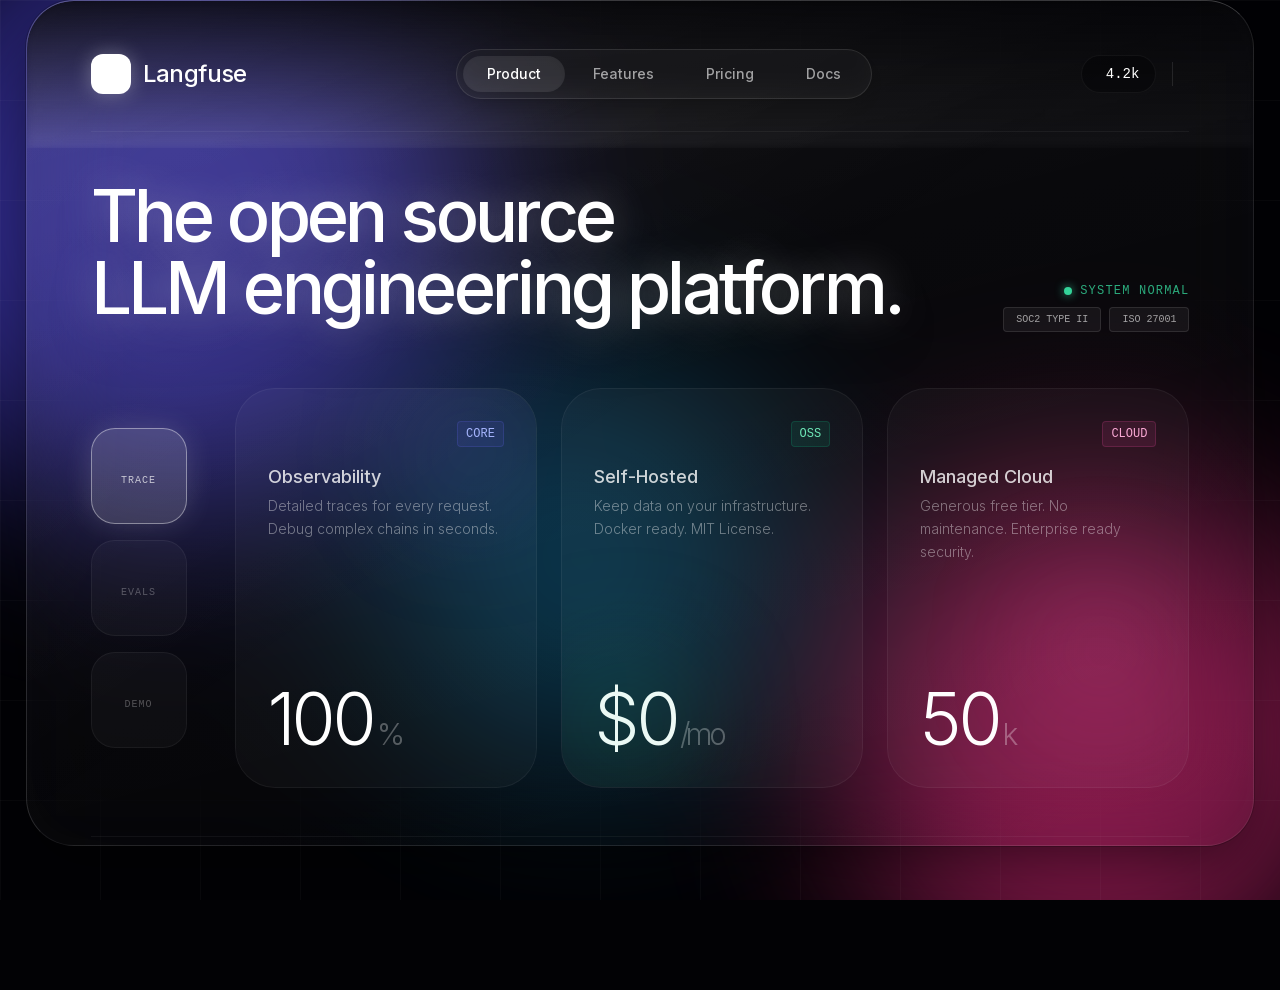
<file: assets/templates/open-source-llm-10.aura.build/index.html>
<html lang="en"><head>
<script id="aura-supabase-token-firewall">(function () {
  if (window.__AURA_SUPABASE_FIREWALL__) return;
  window.__AURA_SUPABASE_FIREWALL__ = true;

  var SUPABASE_HOST = "hoirqrkdgbmvpwutwuwj.supabase.co";
  var BLOCKED_KEY_PATTERNS = [
    /^sb-[a-z0-9-]+-auth-token$/i,
    /^supabase\.auth\.token$/i
  ];

  function isBlockedStorageKey(key) {
    if (typeof key !== "string") return false;
    for (var i = 0; i < BLOCKED_KEY_PATTERNS.length; i++) {
      if (BLOCKED_KEY_PATTERNS[i].test(key)) return true;
    }
    return false;
  }

  function toAbsoluteUrl(input) {
    try {
      return new URL(input, window.location.href);
    } catch {
      return null;
    }
  }

  function isSupabaseDestination(input) {
    var parsed = toAbsoluteUrl(input);
    if (!parsed) return false;
    if (SUPABASE_HOST && parsed.host === SUPABASE_HOST) return true;
    return parsed.host.endsWith(".supabase.co");
  }

  function pathLooksSensitive(input) {
    var parsed = toAbsoluteUrl(input);
    if (!parsed) return false;
    return /^\/(auth|rest|functions)\/v1\//.test(parsed.pathname || "");
  }

  function headersContainAuth(headersLike) {
    if (!headersLike) return false;

    try {
      if (typeof Headers !== "undefined" && headersLike instanceof Headers) {
        return !!(headersLike.get("authorization") || headersLike.get("apikey"));
      }
    } catch {}

    if (Array.isArray(headersLike)) {
      for (var i = 0; i < headersLike.length; i++) {
        var pair = headersLike[i] || [];
        var name = String(pair[0] || "").toLowerCase();
        if (name === "authorization" || name === "apikey") return true;
      }
      return false;
    }

    if (typeof headersLike === "object") {
      var keys = Object.keys(headersLike);
      for (var j = 0; j < keys.length; j++) {
        var k = keys[j].toLowerCase();
        if (k === "authorization" || k === "apikey") return true;
      }
    }
    return false;
  }

  function requestLooksSensitive(input, init, extraHeaders) {
    var url = "";
    try {
      if (typeof input === "string") {
        url = input;
      } else if (input && typeof input.url === "string") {
        url = input.url;
      }
    } catch {}

    var headers =
      (init && init.headers) ||
      (input && input.headers) ||
      extraHeaders ||
      null;
    var hasAuthHeaders = headersContainAuth(headers);
    if (hasAuthHeaders) return true;

    if (!url) return false;
    if (isSupabaseDestination(url) && pathLooksSensitive(url)) return true;
    return false;
  }

  function patchStorage(storage, storageName) {
    if (!storage) return;
    var proto = Object.getPrototypeOf(storage);
    if (!proto || proto.__auraSupabaseFirewallPatched) return;

    var rawGetItem = proto.getItem;
    var rawSetItem = proto.setItem;
    var rawRemoveItem = proto.removeItem;
    var rawKey = proto.key;
    var rawLengthDescriptor = Object.getOwnPropertyDescriptor(proto, "length");
    var rawLengthGet = rawLengthDescriptor && rawLengthDescriptor.get;

    function getRawLength(instance) {
      try {
        if (rawLengthGet) return Number(rawLengthGet.call(instance) || 0);
      } catch {}
      try {
        return Number(instance.length || 0);
      } catch {}
      return 0;
    }

    function getVisibleKeys(instance) {
      var visible = [];
      var total = getRawLength(instance);
      for (var i = 0; i < total; i++) {
        var currentKey = rawKey.call(instance, i);
        if (currentKey && !isBlockedStorageKey(currentKey)) {
          visible.push(currentKey);
        }
      }
      return visible;
    }

    function maskBlockedKeyProperty(instance, keyName) {
      if (!keyName || !isBlockedStorageKey(keyName)) return;
      try {
        Object.defineProperty(instance, keyName, {
          configurable: true,
          enumerable: false,
          get: function () {
            return null;
          },
          set: function () {
            return true;
          }
        });
      } catch {}
    }

    function syncBlockedKeyProperties(instance) {
      var total = getRawLength(instance);
      for (var i = 0; i < total; i++) {
        var k = rawKey.call(instance, i);
        if (k) maskBlockedKeyProperty(instance, k);
      }
    }

    proto.getItem = function (key) {
      syncBlockedKeyProperties(this);
      if (isBlockedStorageKey(String(key))) return null;
      return rawGetItem.call(this, key);
    };

    proto.setItem = function (key, value) {
      if (isBlockedStorageKey(String(key))) return;
      return rawSetItem.call(this, key, value);
    };

    proto.removeItem = function (key) {
      if (isBlockedStorageKey(String(key))) return;
      return rawRemoveItem.call(this, key);
    };

    proto.key = function (index) {
      syncBlockedKeyProperties(this);
      var visible = getVisibleKeys(this);
      return visible[index] || null;
    };

    try {
      Object.defineProperty(proto, "length", {
        configurable: true,
        enumerable: false,
        get: function () {
          syncBlockedKeyProperties(this);
          return getVisibleKeys(this).length;
        }
      });
    } catch {}

    var proxyStorage = null;
    try {
      proxyStorage = new Proxy(storage, {
        get: function (target, prop) {
          if (typeof prop === "string" && isBlockedStorageKey(prop)) return null;
          if (prop === "length") return getVisibleKeys(target).length;
          if (prop === "key") {
            return function (index) {
              var visible = getVisibleKeys(target);
              return visible[index] || null;
            };
          }

          var value = target[prop];
          if (typeof value === "function") return value.bind(target);
          return value;
        },
        set: function (target, prop, value) {
          if (typeof prop === "string" && isBlockedStorageKey(prop)) return true;
          target[prop] = value;
          return true;
        },
        has: function (target, prop) {
          if (typeof prop === "string" && isBlockedStorageKey(prop)) return false;
          return prop in target;
        },
        ownKeys: function (target) {
          return getVisibleKeys(target);
        },
        getOwnPropertyDescriptor: function (target, prop) {
          if (typeof prop === "string" && isBlockedStorageKey(prop)) {
            return undefined;
          }
          if (prop === "length") {
            return {
              configurable: true,
              enumerable: false,
              value: getVisibleKeys(target).length,
              writable: false
            };
          }
          return Object.getOwnPropertyDescriptor(target, prop);
        }
      });
    } catch {}

    try {
      if (proxyStorage) {
        Object.defineProperty(window, storageName, {
          configurable: true,
          enumerable: true,
          get: function () {
            return proxyStorage;
          }
        });
      }
    } catch {}

    syncBlockedKeyProperties(storage);
    proto.__auraSupabaseFirewallPatched = true;
  }

  function patchCookieAccess() {
    try {
      var cookieDescriptor = Object.getOwnPropertyDescriptor(Document.prototype, "cookie");
      if (!cookieDescriptor || !cookieDescriptor.configurable) return;

      Object.defineProperty(document, "cookie", {
        configurable: true,
        enumerable: false,
        get: function () {
          return "";
        },
        set: function () {
          return true;
        }
      });
    } catch {}
  }

  function patchFetch() {
    if (typeof window.fetch !== "function") return;
    var rawFetch = window.fetch.bind(window);
    window.fetch = function (input, init) {
      if (requestLooksSensitive(input, init, null)) {
        return Promise.reject(new Error("Blocked by Aura security policy"));
      }
      return rawFetch(input, init);
    };
  }

  function patchXHR() {
    if (typeof XMLHttpRequest === "undefined") return;
    var rawOpen = XMLHttpRequest.prototype.open;
    var rawSetHeader = XMLHttpRequest.prototype.setRequestHeader;
    var rawSend = XMLHttpRequest.prototype.send;

    XMLHttpRequest.prototype.open = function (method, url) {
      this.__auraRequestUrl = String(url || "");
      this.__auraHeaders = {};
      return rawOpen.apply(this, arguments);
    };

    XMLHttpRequest.prototype.setRequestHeader = function (name, value) {
      if (!this.__auraHeaders) this.__auraHeaders = {};
      this.__auraHeaders[String(name || "").toLowerCase()] = String(value || "");
      return rawSetHeader.apply(this, arguments);
    };

    XMLHttpRequest.prototype.send = function () {
      if (requestLooksSensitive(this.__auraRequestUrl || "", null, this.__auraHeaders || null)) {
        throw new Error("Blocked by Aura security policy");
      }
      return rawSend.apply(this, arguments);
    };
  }

  function patchBeacon() {
    if (typeof navigator.sendBeacon !== "function") return;
    var rawBeacon = navigator.sendBeacon.bind(navigator);
    navigator.sendBeacon = function (url, data) {
      if (requestLooksSensitive(url, null, null)) return false;
      return rawBeacon(url, data);
    };
  }

  function patchWebSocket() {
    if (typeof WebSocket === "undefined") return;
    var RawWebSocket = WebSocket;
    window.WebSocket = function (url, protocols) {
      if (requestLooksSensitive(String(url || ""), null, null)) {
        throw new Error("Blocked by Aura security policy");
      }
      return new RawWebSocket(url, protocols);
    };
    window.WebSocket.prototype = RawWebSocket.prototype;
  }

  patchStorage(window.localStorage, "localStorage");
  patchStorage(window.sessionStorage, "sessionStorage");
  patchCookieAccess();
  patchFetch();
  patchXHR();
  patchBeacon();
  patchWebSocket();
})();</script><meta charset="utf-8"/>
<meta content="width=device-width, initial-scale=1.0" name="viewport"/>
<title>Langfuse - Open Source LLM Engineering</title>
<link href="assets/css2_1aa00095e743.css" rel="stylesheet"/>
<script src="assets/iconify-icon_e19829e7f0e8.js"></script>
<script src="assets/resource_3fa48481346f.es"></script>
<style>
body {
font-family: 'Inter', sans-serif;
background-color: #020205;
}
.font-mono {
font-family: 'Space Mono', monospace;
}
/* Enhanced Glass Effect */
.glass-panel {
background: linear-gradient(
165deg,
rgba(255, 255, 255, 0.07) 0%,
rgba(255, 255, 255, 0.03) 40%,
rgba(255, 255, 255, 0.01) 100%
);
backdrop-filter: blur(50px);
-webkit-backdrop-filter: blur(50px);
border: 1px solid rgba(255, 255, 255, 0.08);
border-top: 1px solid rgba(255, 255, 255, 0.2);
border-left: 1px solid rgba(255, 255, 255, 0.15);
box-shadow:
0 0 0 1px rgba(0, 0, 0, 0.2),
0 20px 60px -10px rgba(0, 0, 0, 0.6),
inset 0 0 40px rgba(255, 255, 255, 0.02);
}
/* Hide Scrollbar but allow scrolling */
.no-scrollbar::-webkit-scrollbar {
display: none;
}
.no-scrollbar {
-ms-overflow-style: none;
scrollbar-width: none;
}
/* Blobs */
.blob {
position: absolute;
border-radius: 50%;
filter: blur(90px);
opacity: 0.6;
z-index: -1;
animation: drift 10s infinite alternate ease-in-out;
}
.blob-1 { background: #4f46e5; width: 600px; height: 600px; top: -10%; left: -10%; }
.blob-2 { background: #db2777; width: 500px; height: 500px; bottom: -10%; right: -5%; animation-delay: -5s; }
.blob-3 { background: #0ea5e9; width: 400px; height: 400px; top: 40%; left: 30%; opacity: 0.3; }
@keyframes drift {
0% { transform: translate(0, 0); }
100% { transform: translate(30px, 50px); }
}
.text-glow { text-shadow: 0 0 40px rgba(255, 255, 255, 0.3); }
/* Button Interactions */
.icon-btn {
transition: all 0.4s cubic-bezier(0.2, 0.8, 0.2, 1);
background: rgba(255, 255, 255, 0.03);
border: 1px solid rgba(255, 255, 255, 0.05);
}
.icon-btn:hover {
background: rgba(255, 255, 255, 0.1);
border-color: rgba(255, 255, 255, 0.2);
transform: translateY(-4px);
box-shadow: 0 10px 30px -5px rgba(0,0,0,0.5);
}
.icon-btn.active {
background: rgba(255, 255, 255, 0.15);
border-color: rgba(255, 255, 255, 0.4);
box-shadow: 0 0 30px rgba(255, 255, 255, 0.15);
}
.stat-value { letter-spacing: -0.06em; }
/* Animations */
.tab-content { animation: fadeIn 0.5s ease-out forwards; }
@keyframes fadeIn {
from { opacity: 0; transform: translateY(10px); }
to { opacity: 1; transform: translateY(0); }
}
/* Feature Reveal Animation */
.feature-card {
opacity: 0;
transform: translateY(30px);
transition: all 0.6s cubic-bezier(0.16, 1, 0.3, 1);
}
.feature-card.visible {
opacity: 1;
transform: translateY(0);
}
.check-icon {
display: inline-flex;
align-items: center;
justify-content: center;
width: 20px;
height: 20px;
border-radius: 50%;
background: rgba(255,255,255,0.1);
color: #4ade80;
margin-right: 0.75rem;
}
</style><style data-scroll-fix="true">
        /* Scroll fixes for offline viewing */
        html, body {
            overflow: auto !important;
            overflow-x: hidden !important;
            height: auto !important;
            min-height: 100% !important;
            scroll-behavior: auto !important;
            opacity: 1 !important;
            visibility: visible !important;
        }
        
        /* Force visibility - many sites use JS animations for initial display */
        body, .wrapper, main, #__next, #app, .page, .content {
            opacity: 1 !important;
            visibility: visible !important;
            transform: none !important;
        }
        
        /* Disable loader/preloader overlays */
        .loader, .preloader, .loading, [class*="loader"], [class*="preloader"] {
            display: none !important;
            opacity: 0 !important;
        }
        
        /* Show elements that might be hidden for animation */
        .word-inner, .char, .line, [data-aos], [data-scroll],
        .hero-text span, .hero-fade, [class*="hero"] span {
            opacity: 1 !important;
            transform: none !important;
            visibility: visible !important;
        }
        
        /* Reset Tailwind animation utility classes */
        .translate-y-full, .translate-x-full, .-translate-y-full, .-translate-x-full,
        .translate-y-1\/2, .-translate-y-1\/2, .translate-y-\[100\%\], .translate-y-\[110\%\] {
            transform: none !important;
        }
        
        /* Force visibility on common hidden-for-animation patterns */
        .opacity-0, [class*="opacity-0"] {
            opacity: 1 !important;
        }
        
        /* Reset scale transforms used for animations */
        .scale-0, .scale-50, .scale-75 {
            transform: none !important;
        }
        
        html.lenis, html.lenis-smooth, 
        body.lenis, body.lenis-smooth,
        .lenis-wrapper, .lenis-content,
        [data-lenis-prevent], [data-scroll-container] {
            overflow: visible !important;
            height: auto !important;
        }
        
        /* Fix flex containers that might cut off content */
        body.flex.items-center,
        body.flex.justify-center {
            align-items: flex-start !important;
            min-height: 100vh;
            height: auto !important;
        }
        
        /* Ensure main content scrolls */
        main, #__next, #__nuxt, #app, .main-content {
            overflow: visible !important;
            height: auto !important;
        }
        </style></head>
<body class="h-screen w-full flex items-start justify-center relative selection:bg-indigo-500/30">
<div class="blob blob-1"></div>
<div class="blob blob-2"></div>
<div class="blob blob-3"></div>
<div class="fixed inset-0 bg-[url('https://grainy-gradients.vercel.app/noise.svg')] opacity-20 brightness-150 contrast-150 pointer-events-none mix-blend-overlay"></div>
<div class="fixed inset-0 bg-[linear-gradient(rgba(255,255,255,0.03)_1px,transparent_1px),linear-gradient(90deg,rgba(255,255,255,0.03)_1px,transparent_1px)] bg-[size:100px_100px] pointer-events-none"></div>
<!-- Main Card Container -->
<div class="relative w-[96vw] max-w-[1700px] h-[94vh] transition-all duration-700">
<div class="glass-panel w-full h-full rounded-[3rem] relative overflow-y-auto no-scrollbar scroll-smooth" id="main-scroll-container">
<div class="absolute inset-0 w-full h-full bg-gradient-to-br from-white/5 via-transparent to-transparent pointer-events-none z-0"></div>
<!-- Sticky Header -->
<div class="sticky top-0 z-50 px-6 sm:px-12 lg:px-16 pt-12 pb-4 bg-gradient-to-b from-[#020205]/80 to-transparent backdrop-blur-sm">
<div class="flex justify-between items-center border-b border-white/5 pb-8">
<!-- Brand -->
<div class="flex items-center gap-3">
<div class="w-10 h-10 bg-white rounded-xl flex items-center justify-center shadow-[0_0_20px_rgba(255,255,255,0.3)]">
<iconify-icon class="text-black" icon="solar:infinity-bold" width="24"></iconify-icon>
</div>
<span class="text-2xl text-white font-medium tracking-tight">Langfuse</span>
</div>
<!-- Navigation Tabs -->
<nav class="hidden md:flex items-center gap-1 bg-white/5 p-1.5 rounded-full border border-white/10 backdrop-blur-md shadow-lg">
<button class="px-6 py-2 rounded-full text-white text-sm font-medium bg-white/10 shadow-inner hover:bg-white/20 transition-all" onclick="scrollToTop()">Product</button>
<button class="px-6 py-2 rounded-full text-white/60 hover:text-white hover:bg-white/5 text-sm font-medium transition-all" onclick="scrollToSection('features')">Features</button>
<button class="px-6 py-2 rounded-full text-white/60 hover:text-white hover:bg-white/5 text-sm font-medium transition-all" onclick="scrollToSection('pricing')">Pricing</button>
<button class="px-6 py-2 rounded-full text-white/60 hover:text-white hover:bg-white/5 text-sm font-medium transition-all" onclick="scrollToSection('docs')">Docs</button>
</nav>
<!-- Header Actions -->
<div class="flex items-center gap-4">
<div class="hidden lg:flex items-center gap-2 bg-black/30 px-4 py-2 rounded-full border border-white/5">
<iconify-icon class="text-amber-400" icon="solar:star-bold" width="16"></iconify-icon>
<span class="text-sm text-white font-mono">4.2k</span>
</div>
<div class="w-px h-6 bg-white/10 hidden lg:block"></div>
<button class="text-white/60 hover:text-white transition-colors">
<iconify-icon icon="solar:user-circle-linear" width="28"></iconify-icon>
</button>
</div>
</div>
</div>
<!-- SECTION 1: HERO -->
<div class="min-h-[calc(90vh-140px)] px-6 sm:px-12 lg:px-16 flex flex-col justify-between pb-12 relative z-10">
<div class="flex flex-col lg:flex-row justify-between lg:items-end mt-8 gap-4">
<div>
<h1 class="text-5xl lg:text-7xl text-white font-medium tracking-tighter mb-4 text-glow drop-shadow-2xl leading-[1.1]">The open source<br/> LLM engineering platform.</h1>
</div>
<div class="flex flex-col items-start lg:items-end gap-2 mb-2">
<div class="flex items-center gap-2">
<div class="w-2 h-2 rounded-full bg-emerald-400 shadow-[0_0_10px_rgba(52,211,153,0.8)] animate-pulse"></div>
<span class="text-xs font-mono text-emerald-400/80 tracking-widest uppercase">System Normal</span>
</div>
<div class="flex gap-2">
<span class="px-3 py-1 rounded bg-white/5 border border-white/10 text-white/60 text-[10px] font-mono">SOC2 TYPE II</span>
<span class="px-3 py-1 rounded bg-white/5 border border-white/10 text-white/60 text-[10px] font-mono">ISO 27001</span>
</div>
</div>
</div>
<!-- Central Content -->
<div class="flex flex-col lg:flex-row flex-grow items-start lg:items-center gap-8 lg:gap-12 z-10 my-12">
<div class="flex lg:flex-col gap-4">
<button class="icon-btn active w-20 h-20 lg:w-24 lg:h-24 rounded-[1.5rem] flex flex-col gap-2 items-center justify-center text-white group" onclick="switchTab('trace', this)">
<iconify-icon class="group-hover:scale-110 transition-transform duration-300" height="32" icon="solar:code-square-linear" width="32"></iconify-icon>
<span class="text-[10px] font-mono tracking-widest opacity-70">TRACE</span>
</button>
<button class="icon-btn w-20 h-20 lg:w-24 lg:h-24 rounded-[1.5rem] flex flex-col gap-2 items-center justify-center text-white/40 hover:text-white group" onclick="switchTab('evals', this)">
<iconify-icon class="group-hover:scale-110 transition-transform duration-300" height="32" icon="solar:chart-2-linear" width="32"></iconify-icon>
<span class="text-[10px] font-mono tracking-widest opacity-70">EVALS</span>
</button>
<button class="icon-btn w-20 h-20 lg:w-24 lg:h-24 rounded-[1.5rem] flex flex-col gap-2 items-center justify-center text-white/40 hover:text-white group" onclick="switchTab('demo', this)">
<iconify-icon class="group-hover:scale-110 transition-transform duration-300" height="32" icon="solar:play-circle-linear" width="32"></iconify-icon>
<span class="text-[10px] font-mono tracking-widest opacity-70">DEMO</span>
</button>
</div>
<div class="flex-grow w-full h-full min-h-[400px] relative">
<!-- TAB 1: TRACE -->
<div class="tab-content grid md:grid-cols-3 gap-6 h-full absolute inset-0" id="tab-trace">
<!-- Card 1 -->
<div class="bg-white/[0.03] border border-white/5 rounded-[2.5rem] p-8 flex flex-col justify-between hover:bg-white/[0.06] transition-colors duration-500 group relative overflow-hidden">
<div class="absolute top-0 right-0 w-32 h-32 bg-indigo-500/20 blur-[60px] rounded-full group-hover:bg-indigo-500/30 transition-all"></div>
<div class="relative z-10">
<div class="flex justify-between items-start mb-4">
<iconify-icon class="text-white/40" icon="solar:eye-linear" width="32"></iconify-icon>
<span class="text-xs font-mono text-indigo-300 bg-indigo-500/10 px-2 py-1 rounded border border-indigo-500/20">CORE</span>
</div>
<div class="text-lg text-white/80 font-medium mb-1">Observability</div>
<p class="text-white/40 text-sm font-light leading-relaxed">Detailed traces for every request. Debug complex chains in seconds.</p>
</div>
<div class="text-6xl lg:text-7xl text-white font-light stat-value mt-2 group-hover:text-indigo-200 transition-colors">100<span class="text-3xl text-white/30 ml-1">%</span></div>
</div>
<!-- Card 2 -->
<div class="bg-white/[0.03] border border-white/5 rounded-[2.5rem] p-8 flex flex-col justify-between hover:bg-white/[0.06] transition-colors duration-500 group relative overflow-hidden">
<div class="absolute bottom-0 left-0 w-32 h-32 bg-emerald-500/20 blur-[60px] rounded-full group-hover:bg-emerald-500/30 transition-all"></div>
<div class="relative z-10">
<div class="flex justify-between items-start mb-4">
<iconify-icon class="text-white/40" icon="solar:server-square-linear" width="32"></iconify-icon>
<span class="text-xs font-mono text-emerald-300 bg-emerald-500/10 px-2 py-1 rounded border border-emerald-500/20">OSS</span>
</div>
<div class="text-lg text-white/80 font-medium mb-1">Self-Hosted</div>
<p class="text-white/40 text-sm font-light leading-relaxed">Keep data on your infrastructure. Docker ready. MIT License.</p>
</div>
<div class="text-6xl lg:text-7xl text-white font-light stat-value mt-2 group-hover:text-emerald-200 transition-colors">$0<span class="text-3xl text-white/30 ml-1">/mo</span></div>
</div>
<!-- Card 3 -->
<div class="bg-white/[0.03] border border-white/5 rounded-[2.5rem] p-8 flex flex-col justify-between hover:bg-white/[0.06] transition-colors duration-500 group relative overflow-hidden">
<div class="absolute top-1/2 left-1/2 -translate-x-1/2 -translate-y-1/2 w-32 h-32 bg-pink-500/20 blur-[60px] rounded-full group-hover:bg-pink-500/30 transition-all"></div>
<div class="relative z-10">
<div class="flex justify-between items-start mb-4">
<iconify-icon class="text-white/40" icon="solar:cloud-linear" width="32"></iconify-icon>
<span class="text-xs font-mono text-pink-300 bg-pink-500/10 px-2 py-1 rounded border border-pink-500/20">CLOUD</span>
</div>
<div class="text-lg text-white/80 font-medium mb-1">Managed Cloud</div>
<p class="text-white/40 text-sm font-light leading-relaxed">Generous free tier. No maintenance. Enterprise ready security.</p>
</div>
<div class="text-6xl lg:text-7xl text-white font-light stat-value mt-2 group-hover:text-pink-200 transition-colors">50<span class="text-3xl text-white/30 ml-1">k</span></div>
</div>
</div>
<!-- TAB 2: EVALS -->
<div class="tab-content grid md:grid-cols-3 gap-6 h-full absolute inset-0 hidden" id="tab-evals">
<!-- Card 1 -->
<div class="bg-white/[0.03] border border-white/5 rounded-[2.5rem] p-8 flex flex-col justify-between hover:bg-white/[0.06] transition-colors duration-500 group relative overflow-hidden">
<div class="absolute top-0 right-0 w-32 h-32 bg-amber-500/20 blur-[60px] rounded-full group-hover:bg-amber-500/30 transition-all"></div>
<div class="relative z-10">
<div class="flex justify-between items-start mb-4">
<iconify-icon class="text-white/40" icon="solar:magic-stick-3-linear" width="32"></iconify-icon>
<span class="text-xs font-mono text-amber-300 bg-amber-500/10 px-2 py-1 rounded border border-amber-500/20">AUTO</span>
</div>
<div class="text-lg text-white/80 font-medium mb-1">Model Evals</div>
<p class="text-white/40 text-sm font-light leading-relaxed">Run automated evaluations on your traces using LLM-as-a-judge.</p>
</div>
<div class="text-6xl lg:text-7xl text-white font-light stat-value mt-2 group-hover:text-amber-200 transition-colors">24<span class="text-3xl text-white/30 ml-1">/7</span></div>
</div>
<!-- Card 2 -->
<div class="bg-white/[0.03] border border-white/5 rounded-[2.5rem] p-8 flex flex-col justify-between hover:bg-white/[0.06] transition-colors duration-500 group relative overflow-hidden">
<div class="absolute bottom-0 left-0 w-32 h-32 bg-cyan-500/20 blur-[60px] rounded-full group-hover:bg-cyan-500/30 transition-all"></div>
<div class="relative z-10">
<div class="flex justify-between items-start mb-4">
<iconify-icon class="text-white/40" icon="solar:users-group-two-rounded-linear" width="32"></iconify-icon>
<span class="text-xs font-mono text-cyan-300 bg-cyan-500/10 px-2 py-1 rounded border border-cyan-500/20">HUMAN</span>
</div>
<div class="text-lg text-white/80 font-medium mb-1">Manual Review</div>
<p class="text-white/40 text-sm font-light leading-relaxed">Label data manually to create ground truth datasets.</p>
</div>
<div class="text-6xl lg:text-7xl text-white font-light stat-value mt-2 group-hover:text-cyan-200 transition-colors">A<span class="text-3xl text-white/30 ml-1">+</span></div>
</div>
<!-- Card 3 -->
<div class="bg-white/[0.03] border border-white/5 rounded-[2.5rem] p-8 flex flex-col justify-between hover:bg-white/[0.06] transition-colors duration-500 group relative overflow-hidden">
<div class="absolute top-1/2 left-1/2 -translate-x-1/2 -translate-y-1/2 w-32 h-32 bg-purple-500/20 blur-[60px] rounded-full group-hover:bg-purple-500/30 transition-all"></div>
<div class="relative z-10">
<div class="flex justify-between items-start mb-4">
<iconify-icon class="text-white/40" icon="solar:database-linear" width="32"></iconify-icon>
<span class="text-xs font-mono text-purple-300 bg-purple-500/10 px-2 py-1 rounded border border-purple-500/20">DATA</span>
</div>
<div class="text-lg text-white/80 font-medium mb-1">Datasets</div>
<p class="text-white/40 text-sm font-light leading-relaxed">Version control your test cases and prompt variations.</p>
</div>
<div class="text-6xl lg:text-7xl text-white font-light stat-value mt-2 group-hover:text-purple-200 transition-colors">12<span class="text-3xl text-white/30 ml-1">k</span></div>
</div>
</div>
<!-- TAB 3: DEMO -->
<div class="tab-content w-full h-full absolute inset-0 hidden" id="tab-demo">
<div class="w-full h-full bg-[#0d0d12] border border-white/10 rounded-[2.5rem] p-8 relative overflow-hidden flex flex-col">
<div class="flex items-center justify-between mb-6 border-b border-white/5 pb-4">
<div class="flex items-center gap-2">
<div class="w-3 h-3 rounded-full bg-red-500/20 border border-red-500/50"></div>
<div class="w-3 h-3 rounded-full bg-yellow-500/20 border border-yellow-500/50"></div>
<div class="w-3 h-3 rounded-full bg-green-500/20 border border-green-500/50"></div>
</div>
<div class="text-xs font-mono text-white/30">langfuse-sdk-demo — bash — 80x24</div>
</div>
<div class="font-mono text-sm text-white/80 space-y-2 overflow-hidden">
<div class="flex gap-2"><span class="text-emerald-400">➜</span><span class="text-white/50">~</span> <span class="text-white">npm install langfuse</span></div>
<div class="text-white/30 text-xs pb-2">added 4 packages in 0.4s</div>
<div class="flex gap-2"><span class="text-emerald-400">➜</span><span class="text-white/50">~</span> <span class="text-white">export LANGFUSE_PUBLIC_KEY="pk-lf-..."</span></div>
<div class="flex gap-2"><span class="text-emerald-400">➜</span><span class="text-white/50">~</span> <span class="text-white">node trace_demo.js</span></div>
<div class="pt-2 pl-4 border-l-2 border-white/10 space-y-1">
<div class="text-blue-400">INFO: <span class="text-white/70">Initializing Langfuse SDK...</span></div>
<div class="text-blue-400">INFO: <span class="text-white/70">Trace started: <span class="text-yellow-200">"chat-session-01"</span></span></div>
<div class="text-blue-400">INFO: <span class="text-white/70">Generation created: "gpt-4-turbo" (0.45s)</span></div>
<div class="text-emerald-400">SUCCESS: <span class="text-white/70">Trace flush completed. View at:</span></div>
<a class="text-indigo-400 underline decoration-indigo-400/30 underline-offset-4" href="#">https://cloud.langfuse.com/trace/tr_89sfd78s</a>
</div>
<div class="flex gap-2 pt-2"><span class="text-emerald-400">➜</span><span class="text-white/50">~</span> <span class="w-2 h-4 bg-white/50 animate-pulse inline-block align-middle"></span></div>
</div>
<!-- Decorative glow inside terminal -->
<div class="absolute bottom-0 right-0 w-64 h-64 bg-emerald-500/10 blur-[80px] pointer-events-none"></div>
</div>
</div>
</div>
</div>
<div class="flex items-end justify-between z-10 pt-4 border-t border-white/5">
<div class="w-full md:w-1/2 bg-black/20 h-20 rounded-2xl border border-white/10 flex items-center justify-between px-6 relative overflow-hidden group cursor-pointer backdrop-blur-sm">
<div class="absolute inset-0 bg-gradient-to-r from-white/5 to-transparent opacity-0 group-hover:opacity-100 transition-opacity duration-500"></div>
<div class="flex items-center gap-4 z-10">
<iconify-icon class="text-white/60" icon="solar:terminal-linear" width="24"></iconify-icon>
<div class="flex flex-col">
<span class="font-mono text-xs text-white/40 mb-1">GET STARTED</span>
<span class="font-mono text-lg text-white/90">npm install langfuse</span>
</div>
</div>
<div class="h-8 w-px bg-white/10 mx-2 hidden sm:block"></div>
<div class="hidden sm:flex items-center gap-2 z-10 opacity-60 grayscale group-hover:grayscale-0 transition-all duration-500">
<iconify-icon class="text-white" icon="solar:box-minimalistic-linear" width="20"></iconify-icon>
<span class="font-mono text-base text-white">LangChain</span>
</div>
</div>
<div class="hidden md:flex flex-col items-end gap-3 pb-1">
<button class="group flex items-center gap-3 text-white/60 hover:text-white text-sm font-medium transition-colors py-2 animate-bounce" onclick="scrollToSection('features')">
<span>Scroll</span>
<iconify-icon icon="solar:arrow-down-linear" width="16"></iconify-icon>
</button>
</div>
</div>
</div>
<!-- SECTION 2: FEATURES -->
<div class="px-6 sm:px-12 lg:px-16 pt-32 pb-24 relative z-10 border-t border-white/5" id="features">
<div class="flex flex-col items-center mb-16 text-center feature-card">
<span class="px-3 py-1 rounded-full bg-white/5 border border-white/10 text-indigo-300 text-[10px] font-mono tracking-widest uppercase mb-4">Platform capabilities</span>
<h2 class="text-4xl md:text-5xl text-white font-medium tracking-tight text-glow mb-6">Everything you need<br/>to build reliable AI.</h2>
</div>
<div class="grid grid-cols-1 md:grid-cols-2 lg:grid-cols-3 gap-6">
<div class="feature-card bg-white/[0.02] border border-white/5 rounded-3xl p-8 hover:bg-white/[0.05] transition-all duration-300 group">
<div class="w-12 h-12 bg-blue-500/10 rounded-2xl flex items-center justify-center mb-6 group-hover:scale-110 transition-transform">
<iconify-icon class="text-blue-400" icon="solar:graph-up-linear" width="24"></iconify-icon>
</div>
<h3 class="text-white text-lg font-medium mb-3">Cost Tracking</h3>
<p class="text-white/40 text-sm leading-relaxed">Monitor OpenAI and Anthropic costs in real-time. Breakdown spend by user, model, or feature.</p>
</div>
<div class="feature-card bg-white/[0.02] border border-white/5 rounded-3xl p-8 hover:bg-white/[0.05] transition-all duration-300 group">
<div class="w-12 h-12 bg-purple-500/10 rounded-2xl flex items-center justify-center mb-6 group-hover:scale-110 transition-transform">
<iconify-icon class="text-purple-400" icon="solar:bug-linear" width="24"></iconify-icon>
</div>
<h3 class="text-white text-lg font-medium mb-3">Debug Canvas</h3>
<p class="text-white/40 text-sm leading-relaxed">Replay complex agent steps. Visualize the execution path and identify latency bottlenecks instantly.</p>
</div>
<div class="feature-card bg-white/[0.02] border border-white/5 rounded-3xl p-8 hover:bg-white/[0.05] transition-all duration-300 group">
<div class="w-12 h-12 bg-amber-500/10 rounded-2xl flex items-center justify-center mb-6 group-hover:scale-110 transition-transform">
<iconify-icon class="text-amber-400" icon="solar:filters-linear" width="24"></iconify-icon>
</div>
<h3 class="text-white text-lg font-medium mb-3">Prompt Management</h3>
<p class="text-white/40 text-sm leading-relaxed">Decouple prompts from code. Manage versions, deploy instantly, and A/B test without redeploying.</p>
</div>
<div class="feature-card bg-white/[0.02] border border-white/5 rounded-3xl p-8 hover:bg-white/[0.05] transition-all duration-300 group">
<div class="w-12 h-12 bg-emerald-500/10 rounded-2xl flex items-center justify-center mb-6 group-hover:scale-110 transition-transform">
<iconify-icon class="text-emerald-400" icon="solar:shield-check-linear" width="24"></iconify-icon>
</div>
<h3 class="text-white text-lg font-medium mb-3">Enterprise Security</h3>
<p class="text-white/40 text-sm leading-relaxed">SSO, Role-based access control, and data residency options. Compliant with GDPR and HIPAA.</p>
</div>
<div class="feature-card bg-white/[0.02] border border-white/5 rounded-3xl p-8 hover:bg-white/[0.05] transition-all duration-300 group">
<div class="w-12 h-12 bg-rose-500/10 rounded-2xl flex items-center justify-center mb-6 group-hover:scale-110 transition-transform">
<iconify-icon class="text-rose-400" icon="solar:bell-bing-linear" width="24"></iconify-icon>
</div>
<h3 class="text-white text-lg font-medium mb-3">Alerts &amp; Incidents</h3>
<p class="text-white/40 text-sm leading-relaxed">Get notified via Slack or PagerDuty when error rates spike or latency exceeds thresholds.</p>
</div>
<div class="feature-card bg-white/[0.02] border border-white/5 rounded-3xl p-8 hover:bg-white/[0.05] transition-all duration-300 group">
<div class="w-12 h-12 bg-cyan-500/10 rounded-2xl flex items-center justify-center mb-6 group-hover:scale-110 transition-transform">
<iconify-icon class="text-cyan-400" icon="solar:code-file-linear" width="24"></iconify-icon>
</div>
<h3 class="text-white text-lg font-medium mb-3">Python &amp; JS SDKs</h3>
<p class="text-white/40 text-sm leading-relaxed">Fully typed, async-first SDKs. Integrates with LlamaIndex, LangChain, and OpenAI SDK seamlessly.</p>
</div>
</div>
</div>
<!-- SECTION 3: PRICING -->
<div class="px-6 sm:px-12 lg:px-16 py-24 relative z-10 border-t border-white/5 bg-black/20" id="pricing">
<div class="flex flex-col items-center mb-16 text-center feature-card">
<span class="px-3 py-1 rounded-full bg-white/5 border border-white/10 text-emerald-300 text-[10px] font-mono tracking-widest uppercase mb-4">Start for free</span>
<h2 class="text-4xl md:text-5xl text-white font-medium tracking-tight text-glow mb-6">Simple, transparent pricing.</h2>
<!-- Toggle Mockup -->
<div class="flex items-center gap-4 mt-4 bg-white/5 p-1 rounded-full border border-white/10">
<div class="px-4 py-1.5 bg-white/10 rounded-full text-xs font-medium text-white shadow-sm">Monthly</div>
<div class="px-4 py-1.5 text-xs font-medium text-white/40">Yearly <span class="text-emerald-400 ml-1">-20%</span></div>
</div>
</div>
<div class="grid grid-cols-1 lg:grid-cols-3 gap-8">
<!-- Hobby Tier -->
<div class="feature-card bg-white/[0.02] border border-white/10 rounded-3xl p-8 flex flex-col relative group">
<div class="mb-6">
<div class="text-lg text-white font-medium mb-2">Hobby</div>
<div class="text-sm text-white/50">For side projects and learning.</div>
</div>
<div class="text-4xl text-white font-medium tracking-tight mb-8">$0<span class="text-lg text-white/40 font-normal">/mo</span></div>
<div class="flex-grow space-y-4 mb-8">
<div class="flex items-start text-sm text-white/70"><span class="check-icon"><iconify-icon icon="solar:check-read-linear"></iconify-icon></span>50k traces / month</div>
<div class="flex items-start text-sm text-white/70"><span class="check-icon"><iconify-icon icon="solar:check-read-linear"></iconify-icon></span>1 user seat</div>
<div class="flex items-start text-sm text-white/70"><span class="check-icon"><iconify-icon icon="solar:check-read-linear"></iconify-icon></span>7 day data retention</div>
<div class="flex items-start text-sm text-white/70"><span class="check-icon"><iconify-icon icon="solar:check-read-linear"></iconify-icon></span>Community Support</div>
</div>
<button class="w-full py-3 rounded-xl bg-white/5 hover:bg-white/10 border border-white/10 text-white text-sm font-medium transition-colors">Get Started</button>
</div>
<!-- Pro Tier -->
<div class="feature-card bg-gradient-to-b from-white/[0.08] to-white/[0.02] border border-indigo-500/50 rounded-3xl p-8 flex flex-col relative shadow-[0_0_50px_-20px_rgba(99,102,241,0.3)] transform scale-105 z-10">
<div class="absolute -top-4 left-1/2 -translate-x-1/2 bg-indigo-500 text-white text-[10px] font-bold px-3 py-1 rounded-full uppercase tracking-widest shadow-lg">Most Popular</div>
<div class="mb-6">
<div class="text-lg text-white font-medium mb-2">Pro</div>
<div class="text-sm text-white/50">For startups and small teams.</div>
</div>
<div class="text-4xl text-white font-medium tracking-tight mb-8">$59<span class="text-lg text-white/40 font-normal">/mo</span></div>
<div class="flex-grow space-y-4 mb-8">
<div class="flex items-start text-sm text-white/90"><span class="check-icon bg-indigo-500/20 text-indigo-300"><iconify-icon icon="solar:check-read-linear"></iconify-icon></span>100k traces / month</div>
<div class="flex items-start text-sm text-white/90"><span class="check-icon bg-indigo-500/20 text-indigo-300"><iconify-icon icon="solar:check-read-linear"></iconify-icon></span>5 user seats</div>
<div class="flex items-start text-sm text-white/90"><span class="check-icon bg-indigo-500/20 text-indigo-300"><iconify-icon icon="solar:check-read-linear"></iconify-icon></span>90 day data retention</div>
<div class="flex items-start text-sm text-white/90"><span class="check-icon bg-indigo-500/20 text-indigo-300"><iconify-icon icon="solar:check-read-linear"></iconify-icon></span>Prompt Management</div>
<div class="flex items-start text-sm text-white/90"><span class="check-icon bg-indigo-500/20 text-indigo-300"><iconify-icon icon="solar:check-read-linear"></iconify-icon></span>Evaluations</div>
</div>
<button class="w-full py-3 rounded-xl bg-indigo-500 hover:bg-indigo-600 text-white text-sm font-medium transition-colors shadow-lg shadow-indigo-500/25">Start Free Trial</button>
</div>
<!-- Enterprise Tier -->
<div class="feature-card bg-white/[0.02] border border-white/10 rounded-3xl p-8 flex flex-col relative group">
<div class="mb-6">
<div class="text-lg text-white font-medium mb-2">Enterprise</div>
<div class="text-sm text-white/50">For large scale production.</div>
</div>
<div class="text-4xl text-white font-medium tracking-tight mb-8">Custom</div>
<div class="flex-grow space-y-4 mb-8">
<div class="flex items-start text-sm text-white/70"><span class="check-icon"><iconify-icon icon="solar:check-read-linear"></iconify-icon></span>Unlimited traces</div>
<div class="flex items-start text-sm text-white/70"><span class="check-icon"><iconify-icon icon="solar:check-read-linear"></iconify-icon></span>Unlimited seats</div>
<div class="flex items-start text-sm text-white/70"><span class="check-icon"><iconify-icon icon="solar:check-read-linear"></iconify-icon></span>SSO &amp; SAML</div>
<div class="flex items-start text-sm text-white/70"><span class="check-icon"><iconify-icon icon="solar:check-read-linear"></iconify-icon></span>Dedicated VPC</div>
<div class="flex items-start text-sm text-white/70"><span class="check-icon"><iconify-icon icon="solar:check-read-linear"></iconify-icon></span>SLA Support</div>
</div>
<button class="w-full py-3 rounded-xl bg-white/5 hover:bg-white/10 border border-white/10 text-white text-sm font-medium transition-colors">Contact Sales</button>
</div>
</div>
</div>
<!-- SECTION 4: DOCS -->
<div class="px-6 sm:px-12 lg:px-16 pt-24 pb-32 relative z-10 border-t border-white/5" id="docs">
<div class="flex flex-col md:flex-row justify-between items-end mb-12 gap-6 feature-card">
<div>
<span class="px-3 py-1 rounded-full bg-white/5 border border-white/10 text-pink-300 text-[10px] font-mono tracking-widest uppercase mb-4 inline-block">Documentation</span>
<h2 class="text-4xl md:text-5xl text-white font-medium tracking-tight text-glow mt-2">Learn how to <br/>integrate Langfuse.</h2>
</div>
<!-- Search Bar Visual -->
<div class="w-full md:w-auto min-w-[300px] relative group">
<div class="absolute inset-0 bg-pink-500/20 blur-xl opacity-0 group-hover:opacity-100 transition-opacity"></div>
<div class="relative bg-black/40 border border-white/10 rounded-full flex items-center px-4 py-3 gap-3 focus-within:border-pink-500/50 transition-colors">
<iconify-icon class="text-white/40" icon="solar:magnifer-linear"></iconify-icon>
<input class="bg-transparent border-none outline-none text-white text-sm w-full placeholder-white/30 font-mono" placeholder="Search documentation..." type="text"/>
<div class="px-2 py-0.5 rounded bg-white/10 border border-white/10 text-[10px] text-white/40 font-mono">⌘K</div>
</div>
</div>
</div>
<div class="grid grid-cols-1 md:grid-cols-2 lg:grid-cols-4 gap-6">
<!-- Doc Link 1 -->
<a class="feature-card block bg-white/[0.02] border border-white/5 rounded-2xl p-6 hover:bg-white/[0.06] hover:border-white/10 transition-all group" href="#">
<div class="w-10 h-10 bg-white/5 rounded-lg flex items-center justify-center mb-4 group-hover:bg-white/10 transition-colors">
<iconify-icon class="text-white" icon="solar:rocket-2-linear" width="20"></iconify-icon>
</div>
<h4 class="text-white font-medium mb-1 group-hover:text-pink-200 transition-colors">Quickstart</h4>
<p class="text-white/40 text-xs">Get up and running in 5 minutes.</p>
</a>
<!-- Doc Link 2 -->
<a class="feature-card block bg-white/[0.02] border border-white/5 rounded-2xl p-6 hover:bg-white/[0.06] hover:border-white/10 transition-all group" href="#" style="transition-delay: 50ms">
<div class="w-10 h-10 bg-white/5 rounded-lg flex items-center justify-center mb-4 group-hover:bg-white/10 transition-colors">
<iconify-icon class="text-white" icon="solar:code-file-linear" width="20"></iconify-icon>
</div>
<h4 class="text-white font-medium mb-1 group-hover:text-pink-200 transition-colors">SDK Reference</h4>
<p class="text-white/40 text-xs">Python and Typescript docs.</p>
</a>
<!-- Doc Link 3 -->
<a class="feature-card block bg-white/[0.02] border border-white/5 rounded-2xl p-6 hover:bg-white/[0.06] hover:border-white/10 transition-all group" href="#" style="transition-delay: 100ms">
<div class="w-10 h-10 bg-white/5 rounded-lg flex items-center justify-center mb-4 group-hover:bg-white/10 transition-colors">
<iconify-icon class="text-white" icon="solar:server-square-linear" width="20"></iconify-icon>
</div>
<h4 class="text-white font-medium mb-1 group-hover:text-pink-200 transition-colors">Self-Hosting</h4>
<p class="text-white/40 text-xs">Docker compose and K8s guides.</p>
</a>
<!-- Doc Link 4 -->
<a class="feature-card block bg-white/[0.02] border border-white/5 rounded-2xl p-6 hover:bg-white/[0.06] hover:border-white/10 transition-all group" href="#" style="transition-delay: 150ms">
<div class="w-10 h-10 bg-white/5 rounded-lg flex items-center justify-center mb-4 group-hover:bg-white/10 transition-colors">
<iconify-icon class="text-white" icon="solar:plug-circle-linear" width="20"></iconify-icon>
</div>
<h4 class="text-white font-medium mb-1 group-hover:text-pink-200 transition-colors">Integrations</h4>
<p class="text-white/40 text-xs">LangChain, OpenAI, LlamaIndex.</p>
</a>
</div>
<!-- Footer moved to bottom -->
<div class="mt-24 border-t border-white/5 pt-10 flex flex-col md:flex-row justify-between items-center text-white/30 text-xs font-mono">
<div class="flex items-center gap-6 mb-4 md:mb-0">
<a class="hover:text-white transition-colors" href="#">GITHUB</a>
<a class="hover:text-white transition-colors" href="#">DISCORD</a>
<a class="hover:text-white transition-colors" href="#">TWITTER</a>
<a class="hover:text-white transition-colors" href="#">LINKEDIN</a>
</div>
<div class="flex items-center gap-4">
<a class="hover:text-white transition-colors" href="#">IMPRINT</a>
<a class="hover:text-white transition-colors" href="#">PRIVACY</a>
<span>BERLIN © 2024</span>
</div>
</div>
</div>
</div>
</div>
<script>
        // Tab switching logic
        function switchTab(tabName, btn) {
            const allBtns = document.querySelectorAll('.icon-btn');
            allBtns.forEach(b => {
                b.classList.remove('active', 'text-white');
                b.classList.add('text-white/40');
            });
            btn.classList.add('active', 'text-white');
            btn.classList.remove('text-white/40');

            const contents = document.querySelectorAll('.tab-content');
            contents.forEach(c => c.classList.add('hidden'));

            const target = document.getElementById(`tab-${tabName}`);
            if(target) {
                target.classList.remove('hidden');
                target.style.animation = 'none';
                target.offsetHeight; /* trigger reflow */
                target.style.animation = null; 
            }
        }

        // Internal scroll logic
        const scrollContainer = document.getElementById('main-scroll-container');

        function scrollToSection(id) {
            const element = document.getElementById(id);
            if (element) {
                // Calculate position relative to container
                const topPos = element.offsetTop;
                scrollContainer.scrollTo({
                    top: topPos,
                    behavior: 'smooth'
                });
            }
        }

        function scrollToTop() {
            scrollContainer.scrollTo({
                top: 0,
                behavior: 'smooth'
            });
        }

        // Intersection Observer for scroll animations
        const observer = new IntersectionObserver((entries) => {
            entries.forEach(entry => {
                if (entry.isIntersecting) {
                    entry.target.classList.add('visible');
                }
            });
        }, {
            root: scrollContainer,
            threshold: 0.1
        });

        document.querySelectorAll('.feature-card').forEach((el) => {
            observer.observe(el);
        });
    </script>
<script data-img-fallback-handler="">!function(){var f=["https://hoirqrkdgbmvpwutwuwj.supabase.co/storage/v1/object/public/assets/assets/917d6f93-fb36-439a-8c48-884b67b35381_1600w.jpg","https://hoirqrkdgbmvpwutwuwj.supabase.co/storage/v1/object/public/assets/assets/4734259a-bad7-422f-981e-ce01e79184f2_1600w.jpg","https://hoirqrkdgbmvpwutwuwj.supabase.co/storage/v1/object/public/assets/assets/c543a9e1-f226-4ced-80b0-feb8445a75b9_1600w.jpg","https://hoirqrkdgbmvpwutwuwj.supabase.co/storage/v1/object/public/assets/assets/5bab247f-35d9-400d-a82b-fd87cfe913d2_1600w.webp","https://hoirqrkdgbmvpwutwuwj.supabase.co/storage/v1/object/public/assets/assets/30104e3c-5eea-4b93-93e9-5313698a7156_1600w.webp"],h=new Set;function g(s){for(var x=0,i=0;i<s.length;i++)x=(x<<5)-x+s.charCodeAt(i)|0;return f[Math.abs(x)%f.length]}function r(t){var s=t.src;if(s&&!h.has(s)){h.add(s);t.src=g(s)}}window.addEventListener("error",function(e){var t=e.target;if(t&&t.tagName==="IMG")r(t)},!0);function c(){document.querySelectorAll("img").forEach(function(i){if(i.complete&&!i.naturalWidth&&i.src)r(i)})}if(document.readyState==="loading")document.addEventListener("DOMContentLoaded",c);else c()}()</script></body></html>
</file>
<file: assets/templates/futureui.aura.build/assets/css2_e01beb4f8743.css>
/* cyrillic-ext */
@font-face {
  font-family: 'Inter';
  font-style: normal;
  font-weight: 300;
  font-display: swap;
  src: url("UcC73FwrK3iLTeHuS_nVMrMxCp50Sj_7249155f7a06.woff2") format('woff2');
  unicode-range: U+0460-052F, U+1C80-1C8A, U+20B4, U+2DE0-2DFF, U+A640-A69F, U+FE2E-FE2F;
}
/* cyrillic */
@font-face {
  font-family: 'Inter';
  font-style: normal;
  font-weight: 300;
  font-display: swap;
  src: url("UcC73FwrK3iLTeHuS_nVMrMxCp50Sj_e34c5f1bf15e.woff2") format('woff2');
  unicode-range: U+0301, U+0400-045F, U+0490-0491, U+04B0-04B1, U+2116;
}
/* greek-ext */
@font-face {
  font-family: 'Inter';
  font-style: normal;
  font-weight: 300;
  font-display: swap;
  src: url("UcC73FwrK3iLTeHuS_nVMrMxCp50Sj_6e1a6b2b96f4.woff2") format('woff2');
  unicode-range: U+1F00-1FFF;
}
/* greek */
@font-face {
  font-family: 'Inter';
  font-style: normal;
  font-weight: 300;
  font-display: swap;
  src: url("UcC73FwrK3iLTeHuS_nVMrMxCp50Sj_656bbed6cec3.woff2") format('woff2');
  unicode-range: U+0370-0377, U+037A-037F, U+0384-038A, U+038C, U+038E-03A1, U+03A3-03FF;
}
/* vietnamese */
@font-face {
  font-family: 'Inter';
  font-style: normal;
  font-weight: 300;
  font-display: swap;
  src: url("UcC73FwrK3iLTeHuS_nVMrMxCp50Sj_fc83e07548c4.woff2") format('woff2');
  unicode-range: U+0102-0103, U+0110-0111, U+0128-0129, U+0168-0169, U+01A0-01A1, U+01AF-01B0, U+0300-0301, U+0303-0304, U+0308-0309, U+0323, U+0329, U+1EA0-1EF9, U+20AB;
}
/* latin-ext */
@font-face {
  font-family: 'Inter';
  font-style: normal;
  font-weight: 300;
  font-display: swap;
  src: url("UcC73FwrK3iLTeHuS_nVMrMxCp50Sj_749a308406a6.woff2") format('woff2');
  unicode-range: U+0100-02BA, U+02BD-02C5, U+02C7-02CC, U+02CE-02D7, U+02DD-02FF, U+0304, U+0308, U+0329, U+1D00-1DBF, U+1E00-1E9F, U+1EF2-1EFF, U+2020, U+20A0-20AB, U+20AD-20C0, U+2113, U+2C60-2C7F, U+A720-A7FF;
}
/* latin */
@font-face {
  font-family: 'Inter';
  font-style: normal;
  font-weight: 300;
  font-display: swap;
  src: url("UcC73FwrK3iLTeHuS_nVMrMxCp50Sj_1ab1ad55902b.woff2") format('woff2');
  unicode-range: U+0000-00FF, U+0131, U+0152-0153, U+02BB-02BC, U+02C6, U+02DA, U+02DC, U+0304, U+0308, U+0329, U+2000-206F, U+20AC, U+2122, U+2191, U+2193, U+2212, U+2215, U+FEFF, U+FFFD;
}
/* cyrillic-ext */
@font-face {
  font-family: 'Inter';
  font-style: normal;
  font-weight: 400;
  font-display: swap;
  src: url("UcC73FwrK3iLTeHuS_nVMrMxCp50Sj_7249155f7a06.woff2") format('woff2');
  unicode-range: U+0460-052F, U+1C80-1C8A, U+20B4, U+2DE0-2DFF, U+A640-A69F, U+FE2E-FE2F;
}
/* cyrillic */
@font-face {
  font-family: 'Inter';
  font-style: normal;
  font-weight: 400;
  font-display: swap;
  src: url("UcC73FwrK3iLTeHuS_nVMrMxCp50Sj_e34c5f1bf15e.woff2") format('woff2');
  unicode-range: U+0301, U+0400-045F, U+0490-0491, U+04B0-04B1, U+2116;
}
/* greek-ext */
@font-face {
  font-family: 'Inter';
  font-style: normal;
  font-weight: 400;
  font-display: swap;
  src: url("UcC73FwrK3iLTeHuS_nVMrMxCp50Sj_6e1a6b2b96f4.woff2") format('woff2');
  unicode-range: U+1F00-1FFF;
}
/* greek */
@font-face {
  font-family: 'Inter';
  font-style: normal;
  font-weight: 400;
  font-display: swap;
  src: url("UcC73FwrK3iLTeHuS_nVMrMxCp50Sj_656bbed6cec3.woff2") format('woff2');
  unicode-range: U+0370-0377, U+037A-037F, U+0384-038A, U+038C, U+038E-03A1, U+03A3-03FF;
}
/* vietnamese */
@font-face {
  font-family: 'Inter';
  font-style: normal;
  font-weight: 400;
  font-display: swap;
  src: url("UcC73FwrK3iLTeHuS_nVMrMxCp50Sj_fc83e07548c4.woff2") format('woff2');
  unicode-range: U+0102-0103, U+0110-0111, U+0128-0129, U+0168-0169, U+01A0-01A1, U+01AF-01B0, U+0300-0301, U+0303-0304, U+0308-0309, U+0323, U+0329, U+1EA0-1EF9, U+20AB;
}
/* latin-ext */
@font-face {
  font-family: 'Inter';
  font-style: normal;
  font-weight: 400;
  font-display: swap;
  src: url("UcC73FwrK3iLTeHuS_nVMrMxCp50Sj_749a308406a6.woff2") format('woff2');
  unicode-range: U+0100-02BA, U+02BD-02C5, U+02C7-02CC, U+02CE-02D7, U+02DD-02FF, U+0304, U+0308, U+0329, U+1D00-1DBF, U+1E00-1E9F, U+1EF2-1EFF, U+2020, U+20A0-20AB, U+20AD-20C0, U+2113, U+2C60-2C7F, U+A720-A7FF;
}
/* latin */
@font-face {
  font-family: 'Inter';
  font-style: normal;
  font-weight: 400;
  font-display: swap;
  src: url("UcC73FwrK3iLTeHuS_nVMrMxCp50Sj_1ab1ad55902b.woff2") format('woff2');
  unicode-range: U+0000-00FF, U+0131, U+0152-0153, U+02BB-02BC, U+02C6, U+02DA, U+02DC, U+0304, U+0308, U+0329, U+2000-206F, U+20AC, U+2122, U+2191, U+2193, U+2212, U+2215, U+FEFF, U+FFFD;
}
/* cyrillic-ext */
@font-face {
  font-family: 'Inter';
  font-style: normal;
  font-weight: 500;
  font-display: swap;
  src: url("UcC73FwrK3iLTeHuS_nVMrMxCp50Sj_7249155f7a06.woff2") format('woff2');
  unicode-range: U+0460-052F, U+1C80-1C8A, U+20B4, U+2DE0-2DFF, U+A640-A69F, U+FE2E-FE2F;
}
/* cyrillic */
@font-face {
  font-family: 'Inter';
  font-style: normal;
  font-weight: 500;
  font-display: swap;
  src: url("UcC73FwrK3iLTeHuS_nVMrMxCp50Sj_e34c5f1bf15e.woff2") format('woff2');
  unicode-range: U+0301, U+0400-045F, U+0490-0491, U+04B0-04B1, U+2116;
}
/* greek-ext */
@font-face {
  font-family: 'Inter';
  font-style: normal;
  font-weight: 500;
  font-display: swap;
  src: url("UcC73FwrK3iLTeHuS_nVMrMxCp50Sj_6e1a6b2b96f4.woff2") format('woff2');
  unicode-range: U+1F00-1FFF;
}
/* greek */
@font-face {
  font-family: 'Inter';
  font-style: normal;
  font-weight: 500;
  font-display: swap;
  src: url("UcC73FwrK3iLTeHuS_nVMrMxCp50Sj_656bbed6cec3.woff2") format('woff2');
  unicode-range: U+0370-0377, U+037A-037F, U+0384-038A, U+038C, U+038E-03A1, U+03A3-03FF;
}
/* vietnamese */
@font-face {
  font-family: 'Inter';
  font-style: normal;
  font-weight: 500;
  font-display: swap;
  src: url("UcC73FwrK3iLTeHuS_nVMrMxCp50Sj_fc83e07548c4.woff2") format('woff2');
  unicode-range: U+0102-0103, U+0110-0111, U+0128-0129, U+0168-0169, U+01A0-01A1, U+01AF-01B0, U+0300-0301, U+0303-0304, U+0308-0309, U+0323, U+0329, U+1EA0-1EF9, U+20AB;
}
/* latin-ext */
@font-face {
  font-family: 'Inter';
  font-style: normal;
  font-weight: 500;
  font-display: swap;
  src: url("UcC73FwrK3iLTeHuS_nVMrMxCp50Sj_749a308406a6.woff2") format('woff2');
  unicode-range: U+0100-02BA, U+02BD-02C5, U+02C7-02CC, U+02CE-02D7, U+02DD-02FF, U+0304, U+0308, U+0329, U+1D00-1DBF, U+1E00-1E9F, U+1EF2-1EFF, U+2020, U+20A0-20AB, U+20AD-20C0, U+2113, U+2C60-2C7F, U+A720-A7FF;
}
/* latin */
@font-face {
  font-family: 'Inter';
  font-style: normal;
  font-weight: 500;
  font-display: swap;
  src: url("UcC73FwrK3iLTeHuS_nVMrMxCp50Sj_1ab1ad55902b.woff2") format('woff2');
  unicode-range: U+0000-00FF, U+0131, U+0152-0153, U+02BB-02BC, U+02C6, U+02DA, U+02DC, U+0304, U+0308, U+0329, U+2000-206F, U+20AC, U+2122, U+2191, U+2193, U+2212, U+2215, U+FEFF, U+FFFD;
}
/* cyrillic-ext */
@font-face {
  font-family: 'Inter';
  font-style: normal;
  font-weight: 600;
  font-display: swap;
  src: url("UcC73FwrK3iLTeHuS_nVMrMxCp50Sj_7249155f7a06.woff2") format('woff2');
  unicode-range: U+0460-052F, U+1C80-1C8A, U+20B4, U+2DE0-2DFF, U+A640-A69F, U+FE2E-FE2F;
}
/* cyrillic */
@font-face {
  font-family: 'Inter';
  font-style: normal;
  font-weight: 600;
  font-display: swap;
  src: url("UcC73FwrK3iLTeHuS_nVMrMxCp50Sj_e34c5f1bf15e.woff2") format('woff2');
  unicode-range: U+0301, U+0400-045F, U+0490-0491, U+04B0-04B1, U+2116;
}
/* greek-ext */
@font-face {
  font-family: 'Inter';
  font-style: normal;
  font-weight: 600;
  font-display: swap;
  src: url("UcC73FwrK3iLTeHuS_nVMrMxCp50Sj_6e1a6b2b96f4.woff2") format('woff2');
  unicode-range: U+1F00-1FFF;
}
/* greek */
@font-face {
  font-family: 'Inter';
  font-style: normal;
  font-weight: 600;
  font-display: swap;
  src: url("UcC73FwrK3iLTeHuS_nVMrMxCp50Sj_656bbed6cec3.woff2") format('woff2');
  unicode-range: U+0370-0377, U+037A-037F, U+0384-038A, U+038C, U+038E-03A1, U+03A3-03FF;
}
/* vietnamese */
@font-face {
  font-family: 'Inter';
  font-style: normal;
  font-weight: 600;
  font-display: swap;
  src: url("UcC73FwrK3iLTeHuS_nVMrMxCp50Sj_fc83e07548c4.woff2") format('woff2');
  unicode-range: U+0102-0103, U+0110-0111, U+0128-0129, U+0168-0169, U+01A0-01A1, U+01AF-01B0, U+0300-0301, U+0303-0304, U+0308-0309, U+0323, U+0329, U+1EA0-1EF9, U+20AB;
}
/* latin-ext */
@font-face {
  font-family: 'Inter';
  font-style: normal;
  font-weight: 600;
  font-display: swap;
  src: url("UcC73FwrK3iLTeHuS_nVMrMxCp50Sj_749a308406a6.woff2") format('woff2');
  unicode-range: U+0100-02BA, U+02BD-02C5, U+02C7-02CC, U+02CE-02D7, U+02DD-02FF, U+0304, U+0308, U+0329, U+1D00-1DBF, U+1E00-1E9F, U+1EF2-1EFF, U+2020, U+20A0-20AB, U+20AD-20C0, U+2113, U+2C60-2C7F, U+A720-A7FF;
}
/* latin */
@font-face {
  font-family: 'Inter';
  font-style: normal;
  font-weight: 600;
  font-display: swap;
  src: url("UcC73FwrK3iLTeHuS_nVMrMxCp50Sj_1ab1ad55902b.woff2") format('woff2');
  unicode-range: U+0000-00FF, U+0131, U+0152-0153, U+02BB-02BC, U+02C6, U+02DA, U+02DC, U+0304, U+0308, U+0329, U+2000-206F, U+20AC, U+2122, U+2191, U+2193, U+2212, U+2215, U+FEFF, U+FFFD;
}
/* cyrillic-ext */
@font-face {
  font-family: 'Oswald';
  font-style: normal;
  font-weight: 500;
  font-display: swap;
  src: url("TK3IWkUHHAIjg75cFRf3bXL8LICs1__a3c0c6f27d43.woff2") format('woff2');
  unicode-range: U+0460-052F, U+1C80-1C8A, U+20B4, U+2DE0-2DFF, U+A640-A69F, U+FE2E-FE2F;
}
/* cyrillic */
@font-face {
  font-family: 'Oswald';
  font-style: normal;
  font-weight: 500;
  font-display: swap;
  src: url("TK3IWkUHHAIjg75cFRf3bXL8LICs1__7e4962c8c4fa.woff2") format('woff2');
  unicode-range: U+0301, U+0400-045F, U+0490-0491, U+04B0-04B1, U+2116;
}
/* vietnamese */
@font-face {
  font-family: 'Oswald';
  font-style: normal;
  font-weight: 500;
  font-display: swap;
  src: url("TK3IWkUHHAIjg75cFRf3bXL8LICs1__81f6d682b2c9.woff2") format('woff2');
  unicode-range: U+0102-0103, U+0110-0111, U+0128-0129, U+0168-0169, U+01A0-01A1, U+01AF-01B0, U+0300-0301, U+0303-0304, U+0308-0309, U+0323, U+0329, U+1EA0-1EF9, U+20AB;
}
/* latin-ext */
@font-face {
  font-family: 'Oswald';
  font-style: normal;
  font-weight: 500;
  font-display: swap;
  src: url("TK3IWkUHHAIjg75cFRf3bXL8LICs1__46596c8273cb.woff2") format('woff2');
  unicode-range: U+0100-02BA, U+02BD-02C5, U+02C7-02CC, U+02CE-02D7, U+02DD-02FF, U+0304, U+0308, U+0329, U+1D00-1DBF, U+1E00-1E9F, U+1EF2-1EFF, U+2020, U+20A0-20AB, U+20AD-20C0, U+2113, U+2C60-2C7F, U+A720-A7FF;
}
/* latin */
@font-face {
  font-family: 'Oswald';
  font-style: normal;
  font-weight: 500;
  font-display: swap;
  src: url("TK3IWkUHHAIjg75cFRf3bXL8LICs1__8d1430991d77.woff2") format('woff2');
  unicode-range: U+0000-00FF, U+0131, U+0152-0153, U+02BB-02BC, U+02C6, U+02DA, U+02DC, U+0304, U+0308, U+0329, U+2000-206F, U+20AC, U+2122, U+2191, U+2193, U+2212, U+2215, U+FEFF, U+FFFD;
}
/* cyrillic-ext */
@font-face {
  font-family: 'Oswald';
  font-style: normal;
  font-weight: 600;
  font-display: swap;
  src: url("TK3IWkUHHAIjg75cFRf3bXL8LICs1__a3c0c6f27d43.woff2") format('woff2');
  unicode-range: U+0460-052F, U+1C80-1C8A, U+20B4, U+2DE0-2DFF, U+A640-A69F, U+FE2E-FE2F;
}
/* cyrillic */
@font-face {
  font-family: 'Oswald';
  font-style: normal;
  font-weight: 600;
  font-display: swap;
  src: url("TK3IWkUHHAIjg75cFRf3bXL8LICs1__7e4962c8c4fa.woff2") format('woff2');
  unicode-range: U+0301, U+0400-045F, U+0490-0491, U+04B0-04B1, U+2116;
}
/* vietnamese */
@font-face {
  font-family: 'Oswald';
  font-style: normal;
  font-weight: 600;
  font-display: swap;
  src: url("TK3IWkUHHAIjg75cFRf3bXL8LICs1__81f6d682b2c9.woff2") format('woff2');
  unicode-range: U+0102-0103, U+0110-0111, U+0128-0129, U+0168-0169, U+01A0-01A1, U+01AF-01B0, U+0300-0301, U+0303-0304, U+0308-0309, U+0323, U+0329, U+1EA0-1EF9, U+20AB;
}
/* latin-ext */
@font-face {
  font-family: 'Oswald';
  font-style: normal;
  font-weight: 600;
  font-display: swap;
  src: url("TK3IWkUHHAIjg75cFRf3bXL8LICs1__46596c8273cb.woff2") format('woff2');
  unicode-range: U+0100-02BA, U+02BD-02C5, U+02C7-02CC, U+02CE-02D7, U+02DD-02FF, U+0304, U+0308, U+0329, U+1D00-1DBF, U+1E00-1E9F, U+1EF2-1EFF, U+2020, U+20A0-20AB, U+20AD-20C0, U+2113, U+2C60-2C7F, U+A720-A7FF;
}
/* latin */
@font-face {
  font-family: 'Oswald';
  font-style: normal;
  font-weight: 600;
  font-display: swap;
  src: url("TK3IWkUHHAIjg75cFRf3bXL8LICs1__8d1430991d77.woff2") format('woff2');
  unicode-range: U+0000-00FF, U+0131, U+0152-0153, U+02BB-02BC, U+02C6, U+02DA, U+02DC, U+0304, U+0308, U+0329, U+2000-206F, U+20AC, U+2122, U+2191, U+2193, U+2212, U+2215, U+FEFF, U+FFFD;
}
/* vietnamese */
@font-face {
  font-family: 'Space Grotesk';
  font-style: normal;
  font-weight: 300;
  font-display: swap;
  src: url("V8mDoQDjQSkFtoMM3T6r8E7mPb54C__534357209344.woff2") format('woff2');
  unicode-range: U+0102-0103, U+0110-0111, U+0128-0129, U+0168-0169, U+01A0-01A1, U+01AF-01B0, U+0300-0301, U+0303-0304, U+0308-0309, U+0323, U+0329, U+1EA0-1EF9, U+20AB;
}
/* latin-ext */
@font-face {
  font-family: 'Space Grotesk';
  font-style: normal;
  font-weight: 300;
  font-display: swap;
  src: url("V8mDoQDjQSkFtoMM3T6r8E7mPb94C__e911c2d94a1e.woff2") format('woff2');
  unicode-range: U+0100-02BA, U+02BD-02C5, U+02C7-02CC, U+02CE-02D7, U+02DD-02FF, U+0304, U+0308, U+0329, U+1D00-1DBF, U+1E00-1E9F, U+1EF2-1EFF, U+2020, U+20A0-20AB, U+20AD-20C0, U+2113, U+2C60-2C7F, U+A720-A7FF;
}
/* latin */
@font-face {
  font-family: 'Space Grotesk';
  font-style: normal;
  font-weight: 300;
  font-display: swap;
  src: url("V8mDoQDjQSkFtoMM3T6r8E7mPbF4C__a57c9413b9ba.woff2") format('woff2');
  unicode-range: U+0000-00FF, U+0131, U+0152-0153, U+02BB-02BC, U+02C6, U+02DA, U+02DC, U+0304, U+0308, U+0329, U+2000-206F, U+20AC, U+2122, U+2191, U+2193, U+2212, U+2215, U+FEFF, U+FFFD;
}
/* vietnamese */
@font-face {
  font-family: 'Space Grotesk';
  font-style: normal;
  font-weight: 400;
  font-display: swap;
  src: url("V8mDoQDjQSkFtoMM3T6r8E7mPb54C__534357209344.woff2") format('woff2');
  unicode-range: U+0102-0103, U+0110-0111, U+0128-0129, U+0168-0169, U+01A0-01A1, U+01AF-01B0, U+0300-0301, U+0303-0304, U+0308-0309, U+0323, U+0329, U+1EA0-1EF9, U+20AB;
}
/* latin-ext */
@font-face {
  font-family: 'Space Grotesk';
  font-style: normal;
  font-weight: 400;
  font-display: swap;
  src: url("V8mDoQDjQSkFtoMM3T6r8E7mPb94C__e911c2d94a1e.woff2") format('woff2');
  unicode-range: U+0100-02BA, U+02BD-02C5, U+02C7-02CC, U+02CE-02D7, U+02DD-02FF, U+0304, U+0308, U+0329, U+1D00-1DBF, U+1E00-1E9F, U+1EF2-1EFF, U+2020, U+20A0-20AB, U+20AD-20C0, U+2113, U+2C60-2C7F, U+A720-A7FF;
}
/* latin */
@font-face {
  font-family: 'Space Grotesk';
  font-style: normal;
  font-weight: 400;
  font-display: swap;
  src: url("V8mDoQDjQSkFtoMM3T6r8E7mPbF4C__a57c9413b9ba.woff2") format('woff2');
  unicode-range: U+0000-00FF, U+0131, U+0152-0153, U+02BB-02BC, U+02C6, U+02DA, U+02DC, U+0304, U+0308, U+0329, U+2000-206F, U+20AC, U+2122, U+2191, U+2193, U+2212, U+2215, U+FEFF, U+FFFD;
}
/* vietnamese */
@font-face {
  font-family: 'Space Grotesk';
  font-style: normal;
  font-weight: 500;
  font-display: swap;
  src: url("V8mDoQDjQSkFtoMM3T6r8E7mPb54C__534357209344.woff2") format('woff2');
  unicode-range: U+0102-0103, U+0110-0111, U+0128-0129, U+0168-0169, U+01A0-01A1, U+01AF-01B0, U+0300-0301, U+0303-0304, U+0308-0309, U+0323, U+0329, U+1EA0-1EF9, U+20AB;
}
/* latin-ext */
@font-face {
  font-family: 'Space Grotesk';
  font-style: normal;
  font-weight: 500;
  font-display: swap;
  src: url("V8mDoQDjQSkFtoMM3T6r8E7mPb94C__e911c2d94a1e.woff2") format('woff2');
  unicode-range: U+0100-02BA, U+02BD-02C5, U+02C7-02CC, U+02CE-02D7, U+02DD-02FF, U+0304, U+0308, U+0329, U+1D00-1DBF, U+1E00-1E9F, U+1EF2-1EFF, U+2020, U+20A0-20AB, U+20AD-20C0, U+2113, U+2C60-2C7F, U+A720-A7FF;
}
/* latin */
@font-face {
  font-family: 'Space Grotesk';
  font-style: normal;
  font-weight: 500;
  font-display: swap;
  src: url("V8mDoQDjQSkFtoMM3T6r8E7mPbF4C__a57c9413b9ba.woff2") format('woff2');
  unicode-range: U+0000-00FF, U+0131, U+0152-0153, U+02BB-02BC, U+02C6, U+02DA, U+02DC, U+0304, U+0308, U+0329, U+2000-206F, U+20AC, U+2122, U+2191, U+2193, U+2212, U+2215, U+FEFF, U+FFFD;
}
/* vietnamese */
@font-face {
  font-family: 'Space Grotesk';
  font-style: normal;
  font-weight: 600;
  font-display: swap;
  src: url("V8mDoQDjQSkFtoMM3T6r8E7mPb54C__534357209344.woff2") format('woff2');
  unicode-range: U+0102-0103, U+0110-0111, U+0128-0129, U+0168-0169, U+01A0-01A1, U+01AF-01B0, U+0300-0301, U+0303-0304, U+0308-0309, U+0323, U+0329, U+1EA0-1EF9, U+20AB;
}
/* latin-ext */
@font-face {
  font-family: 'Space Grotesk';
  font-style: normal;
  font-weight: 600;
  font-display: swap;
  src: url("V8mDoQDjQSkFtoMM3T6r8E7mPb94C__e911c2d94a1e.woff2") format('woff2');
  unicode-range: U+0100-02BA, U+02BD-02C5, U+02C7-02CC, U+02CE-02D7, U+02DD-02FF, U+0304, U+0308, U+0329, U+1D00-1DBF, U+1E00-1E9F, U+1EF2-1EFF, U+2020, U+20A0-20AB, U+20AD-20C0, U+2113, U+2C60-2C7F, U+A720-A7FF;
}
/* latin */
@font-face {
  font-family: 'Space Grotesk';
  font-style: normal;
  font-weight: 600;
  font-display: swap;
  src: url("V8mDoQDjQSkFtoMM3T6r8E7mPbF4C__a57c9413b9ba.woff2") format('woff2');
  unicode-range: U+0000-00FF, U+0131, U+0152-0153, U+02BB-02BC, U+02C6, U+02DA, U+02DC, U+0304, U+0308, U+0329, U+2000-206F, U+20AC, U+2122, U+2191, U+2193, U+2212, U+2215, U+FEFF, U+FFFD;
}
</file>
<file: assets/templates/futureui.aura.build/assets/css2_86e10c4bcbd4.css>
/* cyrillic */
@font-face {
  font-family: 'Geist';
  font-style: normal;
  font-weight: 300;
  font-display: swap;
  src: url("gyByhwUxId8gMEwYGFWNOITddY4_8e42e564c939.woff2") format('woff2');
  unicode-range: U+0301, U+0400-045F, U+0490-0491, U+04B0-04B1, U+2116;
}
/* latin-ext */
@font-face {
  font-family: 'Geist';
  font-style: normal;
  font-weight: 300;
  font-display: swap;
  src: url("gyByhwUxId8gMEwSGFWNOITddY4_bd9fc9d85a99.woff2") format('woff2');
  unicode-range: U+0100-02BA, U+02BD-02C5, U+02C7-02CC, U+02CE-02D7, U+02DD-02FF, U+0304, U+0308, U+0329, U+1D00-1DBF, U+1E00-1E9F, U+1EF2-1EFF, U+2020, U+20A0-20AB, U+20AD-20C0, U+2113, U+2C60-2C7F, U+A720-A7FF;
}
/* latin */
@font-face {
  font-family: 'Geist';
  font-style: normal;
  font-weight: 300;
  font-display: swap;
  src: url("gyByhwUxId8gMEwcGFWNOITd_79e7a99c0e70.woff2") format('woff2');
  unicode-range: U+0000-00FF, U+0131, U+0152-0153, U+02BB-02BC, U+02C6, U+02DA, U+02DC, U+0304, U+0308, U+0329, U+2000-206F, U+20AC, U+2122, U+2191, U+2193, U+2212, U+2215, U+FEFF, U+FFFD;
}
/* cyrillic */
@font-face {
  font-family: 'Geist';
  font-style: normal;
  font-weight: 400;
  font-display: swap;
  src: url("gyByhwUxId8gMEwYGFWNOITddY4_8e42e564c939.woff2") format('woff2');
  unicode-range: U+0301, U+0400-045F, U+0490-0491, U+04B0-04B1, U+2116;
}
/* latin-ext */
@font-face {
  font-family: 'Geist';
  font-style: normal;
  font-weight: 400;
  font-display: swap;
  src: url("gyByhwUxId8gMEwSGFWNOITddY4_bd9fc9d85a99.woff2") format('woff2');
  unicode-range: U+0100-02BA, U+02BD-02C5, U+02C7-02CC, U+02CE-02D7, U+02DD-02FF, U+0304, U+0308, U+0329, U+1D00-1DBF, U+1E00-1E9F, U+1EF2-1EFF, U+2020, U+20A0-20AB, U+20AD-20C0, U+2113, U+2C60-2C7F, U+A720-A7FF;
}
/* latin */
@font-face {
  font-family: 'Geist';
  font-style: normal;
  font-weight: 400;
  font-display: swap;
  src: url("gyByhwUxId8gMEwcGFWNOITd_79e7a99c0e70.woff2") format('woff2');
  unicode-range: U+0000-00FF, U+0131, U+0152-0153, U+02BB-02BC, U+02C6, U+02DA, U+02DC, U+0304, U+0308, U+0329, U+2000-206F, U+20AC, U+2122, U+2191, U+2193, U+2212, U+2215, U+FEFF, U+FFFD;
}
/* cyrillic */
@font-face {
  font-family: 'Geist';
  font-style: normal;
  font-weight: 500;
  font-display: swap;
  src: url("gyByhwUxId8gMEwYGFWNOITddY4_8e42e564c939.woff2") format('woff2');
  unicode-range: U+0301, U+0400-045F, U+0490-0491, U+04B0-04B1, U+2116;
}
/* latin-ext */
@font-face {
  font-family: 'Geist';
  font-style: normal;
  font-weight: 500;
  font-display: swap;
  src: url("gyByhwUxId8gMEwSGFWNOITddY4_bd9fc9d85a99.woff2") format('woff2');
  unicode-range: U+0100-02BA, U+02BD-02C5, U+02C7-02CC, U+02CE-02D7, U+02DD-02FF, U+0304, U+0308, U+0329, U+1D00-1DBF, U+1E00-1E9F, U+1EF2-1EFF, U+2020, U+20A0-20AB, U+20AD-20C0, U+2113, U+2C60-2C7F, U+A720-A7FF;
}
/* latin */
@font-face {
  font-family: 'Geist';
  font-style: normal;
  font-weight: 500;
  font-display: swap;
  src: url("gyByhwUxId8gMEwcGFWNOITd_79e7a99c0e70.woff2") format('woff2');
  unicode-range: U+0000-00FF, U+0131, U+0152-0153, U+02BB-02BC, U+02C6, U+02DA, U+02DC, U+0304, U+0308, U+0329, U+2000-206F, U+20AC, U+2122, U+2191, U+2193, U+2212, U+2215, U+FEFF, U+FFFD;
}
/* cyrillic */
@font-face {
  font-family: 'Geist';
  font-style: normal;
  font-weight: 600;
  font-display: swap;
  src: url("gyByhwUxId8gMEwYGFWNOITddY4_8e42e564c939.woff2") format('woff2');
  unicode-range: U+0301, U+0400-045F, U+0490-0491, U+04B0-04B1, U+2116;
}
/* latin-ext */
@font-face {
  font-family: 'Geist';
  font-style: normal;
  font-weight: 600;
  font-display: swap;
  src: url("gyByhwUxId8gMEwSGFWNOITddY4_bd9fc9d85a99.woff2") format('woff2');
  unicode-range: U+0100-02BA, U+02BD-02C5, U+02C7-02CC, U+02CE-02D7, U+02DD-02FF, U+0304, U+0308, U+0329, U+1D00-1DBF, U+1E00-1E9F, U+1EF2-1EFF, U+2020, U+20A0-20AB, U+20AD-20C0, U+2113, U+2C60-2C7F, U+A720-A7FF;
}
/* latin */
@font-face {
  font-family: 'Geist';
  font-style: normal;
  font-weight: 600;
  font-display: swap;
  src: url("gyByhwUxId8gMEwcGFWNOITd_79e7a99c0e70.woff2") format('woff2');
  unicode-range: U+0000-00FF, U+0131, U+0152-0153, U+02BB-02BC, U+02C6, U+02DA, U+02DC, U+0304, U+0308, U+0329, U+2000-206F, U+20AC, U+2122, U+2191, U+2193, U+2212, U+2215, U+FEFF, U+FFFD;
}
/* cyrillic */
@font-face {
  font-family: 'Geist';
  font-style: normal;
  font-weight: 700;
  font-display: swap;
  src: url("gyByhwUxId8gMEwYGFWNOITddY4_8e42e564c939.woff2") format('woff2');
  unicode-range: U+0301, U+0400-045F, U+0490-0491, U+04B0-04B1, U+2116;
}
/* latin-ext */
@font-face {
  font-family: 'Geist';
  font-style: normal;
  font-weight: 700;
  font-display: swap;
  src: url("gyByhwUxId8gMEwSGFWNOITddY4_bd9fc9d85a99.woff2") format('woff2');
  unicode-range: U+0100-02BA, U+02BD-02C5, U+02C7-02CC, U+02CE-02D7, U+02DD-02FF, U+0304, U+0308, U+0329, U+1D00-1DBF, U+1E00-1E9F, U+1EF2-1EFF, U+2020, U+20A0-20AB, U+20AD-20C0, U+2113, U+2C60-2C7F, U+A720-A7FF;
}
/* latin */
@font-face {
  font-family: 'Geist';
  font-style: normal;
  font-weight: 700;
  font-display: swap;
  src: url("gyByhwUxId8gMEwcGFWNOITd_79e7a99c0e70.woff2") format('woff2');
  unicode-range: U+0000-00FF, U+0131, U+0152-0153, U+02BB-02BC, U+02C6, U+02DA, U+02DC, U+0304, U+0308, U+0329, U+2000-206F, U+20AC, U+2122, U+2191, U+2193, U+2212, U+2215, U+FEFF, U+FFFD;
}
</file>
<file: assets/templates/futureui.aura.build/assets/css2_0fc20595ebff.css>
/* cyrillic-ext */
@font-face {
  font-family: 'Roboto';
  font-style: normal;
  font-weight: 300;
  font-stretch: 100%;
  font-display: swap;
  src: url("KFO7CnqEu92Fr1ME7kSn66aGLdTylU_1d18f5fe9246.woff2") format('woff2');
  unicode-range: U+0460-052F, U+1C80-1C8A, U+20B4, U+2DE0-2DFF, U+A640-A69F, U+FE2E-FE2F;
}
/* cyrillic */
@font-face {
  font-family: 'Roboto';
  font-style: normal;
  font-weight: 300;
  font-stretch: 100%;
  font-display: swap;
  src: url("KFO7CnqEu92Fr1ME7kSn66aGLdTylU_874cb19fbe00.woff2") format('woff2');
  unicode-range: U+0301, U+0400-045F, U+0490-0491, U+04B0-04B1, U+2116;
}
/* greek-ext */
@font-face {
  font-family: 'Roboto';
  font-style: normal;
  font-weight: 300;
  font-stretch: 100%;
  font-display: swap;
  src: url("KFO7CnqEu92Fr1ME7kSn66aGLdTylU_e608e52f0374.woff2") format('woff2');
  unicode-range: U+1F00-1FFF;
}
/* greek */
@font-face {
  font-family: 'Roboto';
  font-style: normal;
  font-weight: 300;
  font-stretch: 100%;
  font-display: swap;
  src: url("KFO7CnqEu92Fr1ME7kSn66aGLdTylU_8e1abfddda42.woff2") format('woff2');
  unicode-range: U+0370-0377, U+037A-037F, U+0384-038A, U+038C, U+038E-03A1, U+03A3-03FF;
}
/* math */
@font-face {
  font-family: 'Roboto';
  font-style: normal;
  font-weight: 300;
  font-stretch: 100%;
  font-display: swap;
  src: url("KFO7CnqEu92Fr1ME7kSn66aGLdTylU_641916833885.woff2") format('woff2');
  unicode-range: U+0302-0303, U+0305, U+0307-0308, U+0310, U+0312, U+0315, U+031A, U+0326-0327, U+032C, U+032F-0330, U+0332-0333, U+0338, U+033A, U+0346, U+034D, U+0391-03A1, U+03A3-03A9, U+03B1-03C9, U+03D1, U+03D5-03D6, U+03F0-03F1, U+03F4-03F5, U+2016-2017, U+2034-2038, U+203C, U+2040, U+2043, U+2047, U+2050, U+2057, U+205F, U+2070-2071, U+2074-208E, U+2090-209C, U+20D0-20DC, U+20E1, U+20E5-20EF, U+2100-2112, U+2114-2115, U+2117-2121, U+2123-214F, U+2190, U+2192, U+2194-21AE, U+21B0-21E5, U+21F1-21F2, U+21F4-2211, U+2213-2214, U+2216-22FF, U+2308-230B, U+2310, U+2319, U+231C-2321, U+2336-237A, U+237C, U+2395, U+239B-23B7, U+23D0, U+23DC-23E1, U+2474-2475, U+25AF, U+25B3, U+25B7, U+25BD, U+25C1, U+25CA, U+25CC, U+25FB, U+266D-266F, U+27C0-27FF, U+2900-2AFF, U+2B0E-2B11, U+2B30-2B4C, U+2BFE, U+3030, U+FF5B, U+FF5D, U+1D400-1D7FF, U+1EE00-1EEFF;
}
/* symbols */
@font-face {
  font-family: 'Roboto';
  font-style: normal;
  font-weight: 300;
  font-stretch: 100%;
  font-display: swap;
  src: url("KFO7CnqEu92Fr1ME7kSn66aGLdTylU_5cf397ebb65f.woff2") format('woff2');
  unicode-range: U+0001-000C, U+000E-001F, U+007F-009F, U+20DD-20E0, U+20E2-20E4, U+2150-218F, U+2190, U+2192, U+2194-2199, U+21AF, U+21E6-21F0, U+21F3, U+2218-2219, U+2299, U+22C4-22C6, U+2300-243F, U+2440-244A, U+2460-24FF, U+25A0-27BF, U+2800-28FF, U+2921-2922, U+2981, U+29BF, U+29EB, U+2B00-2BFF, U+4DC0-4DFF, U+FFF9-FFFB, U+10140-1018E, U+10190-1019C, U+101A0, U+101D0-101FD, U+102E0-102FB, U+10E60-10E7E, U+1D2C0-1D2D3, U+1D2E0-1D37F, U+1F000-1F0FF, U+1F100-1F1AD, U+1F1E6-1F1FF, U+1F30D-1F30F, U+1F315, U+1F31C, U+1F31E, U+1F320-1F32C, U+1F336, U+1F378, U+1F37D, U+1F382, U+1F393-1F39F, U+1F3A7-1F3A8, U+1F3AC-1F3AF, U+1F3C2, U+1F3C4-1F3C6, U+1F3CA-1F3CE, U+1F3D4-1F3E0, U+1F3ED, U+1F3F1-1F3F3, U+1F3F5-1F3F7, U+1F408, U+1F415, U+1F41F, U+1F426, U+1F43F, U+1F441-1F442, U+1F444, U+1F446-1F449, U+1F44C-1F44E, U+1F453, U+1F46A, U+1F47D, U+1F4A3, U+1F4B0, U+1F4B3, U+1F4B9, U+1F4BB, U+1F4BF, U+1F4C8-1F4CB, U+1F4D6, U+1F4DA, U+1F4DF, U+1F4E3-1F4E6, U+1F4EA-1F4ED, U+1F4F7, U+1F4F9-1F4FB, U+1F4FD-1F4FE, U+1F503, U+1F507-1F50B, U+1F50D, U+1F512-1F513, U+1F53E-1F54A, U+1F54F-1F5FA, U+1F610, U+1F650-1F67F, U+1F687, U+1F68D, U+1F691, U+1F694, U+1F698, U+1F6AD, U+1F6B2, U+1F6B9-1F6BA, U+1F6BC, U+1F6C6-1F6CF, U+1F6D3-1F6D7, U+1F6E0-1F6EA, U+1F6F0-1F6F3, U+1F6F7-1F6FC, U+1F700-1F7FF, U+1F800-1F80B, U+1F810-1F847, U+1F850-1F859, U+1F860-1F887, U+1F890-1F8AD, U+1F8B0-1F8BB, U+1F8C0-1F8C1, U+1F900-1F90B, U+1F93B, U+1F946, U+1F984, U+1F996, U+1F9E9, U+1FA00-1FA6F, U+1FA70-1FA7C, U+1FA80-1FA89, U+1FA8F-1FAC6, U+1FACE-1FADC, U+1FADF-1FAE9, U+1FAF0-1FAF8, U+1FB00-1FBFF;
}
/* vietnamese */
@font-face {
  font-family: 'Roboto';
  font-style: normal;
  font-weight: 300;
  font-stretch: 100%;
  font-display: swap;
  src: url("KFO7CnqEu92Fr1ME7kSn66aGLdTylU_8d662288b1c4.woff2") format('woff2');
  unicode-range: U+0102-0103, U+0110-0111, U+0128-0129, U+0168-0169, U+01A0-01A1, U+01AF-01B0, U+0300-0301, U+0303-0304, U+0308-0309, U+0323, U+0329, U+1EA0-1EF9, U+20AB;
}
/* latin-ext */
@font-face {
  font-family: 'Roboto';
  font-style: normal;
  font-weight: 300;
  font-stretch: 100%;
  font-display: swap;
  src: url("KFO7CnqEu92Fr1ME7kSn66aGLdTylU_3346a4eae15c.woff2") format('woff2');
  unicode-range: U+0100-02BA, U+02BD-02C5, U+02C7-02CC, U+02CE-02D7, U+02DD-02FF, U+0304, U+0308, U+0329, U+1D00-1DBF, U+1E00-1E9F, U+1EF2-1EFF, U+2020, U+20A0-20AB, U+20AD-20C0, U+2113, U+2C60-2C7F, U+A720-A7FF;
}
/* latin */
@font-face {
  font-family: 'Roboto';
  font-style: normal;
  font-weight: 300;
  font-stretch: 100%;
  font-display: swap;
  src: url("KFO7CnqEu92Fr1ME7kSn66aGLdTylU_7ecdc7a2ed5e.woff2") format('woff2');
  unicode-range: U+0000-00FF, U+0131, U+0152-0153, U+02BB-02BC, U+02C6, U+02DA, U+02DC, U+0304, U+0308, U+0329, U+2000-206F, U+20AC, U+2122, U+2191, U+2193, U+2212, U+2215, U+FEFF, U+FFFD;
}
/* cyrillic-ext */
@font-face {
  font-family: 'Roboto';
  font-style: normal;
  font-weight: 400;
  font-stretch: 100%;
  font-display: swap;
  src: url("KFO7CnqEu92Fr1ME7kSn66aGLdTylU_1d18f5fe9246.woff2") format('woff2');
  unicode-range: U+0460-052F, U+1C80-1C8A, U+20B4, U+2DE0-2DFF, U+A640-A69F, U+FE2E-FE2F;
}
/* cyrillic */
@font-face {
  font-family: 'Roboto';
  font-style: normal;
  font-weight: 400;
  font-stretch: 100%;
  font-display: swap;
  src: url("KFO7CnqEu92Fr1ME7kSn66aGLdTylU_874cb19fbe00.woff2") format('woff2');
  unicode-range: U+0301, U+0400-045F, U+0490-0491, U+04B0-04B1, U+2116;
}
/* greek-ext */
@font-face {
  font-family: 'Roboto';
  font-style: normal;
  font-weight: 400;
  font-stretch: 100%;
  font-display: swap;
  src: url("KFO7CnqEu92Fr1ME7kSn66aGLdTylU_e608e52f0374.woff2") format('woff2');
  unicode-range: U+1F00-1FFF;
}
/* greek */
@font-face {
  font-family: 'Roboto';
  font-style: normal;
  font-weight: 400;
  font-stretch: 100%;
  font-display: swap;
  src: url("KFO7CnqEu92Fr1ME7kSn66aGLdTylU_8e1abfddda42.woff2") format('woff2');
  unicode-range: U+0370-0377, U+037A-037F, U+0384-038A, U+038C, U+038E-03A1, U+03A3-03FF;
}
/* math */
@font-face {
  font-family: 'Roboto';
  font-style: normal;
  font-weight: 400;
  font-stretch: 100%;
  font-display: swap;
  src: url("KFO7CnqEu92Fr1ME7kSn66aGLdTylU_641916833885.woff2") format('woff2');
  unicode-range: U+0302-0303, U+0305, U+0307-0308, U+0310, U+0312, U+0315, U+031A, U+0326-0327, U+032C, U+032F-0330, U+0332-0333, U+0338, U+033A, U+0346, U+034D, U+0391-03A1, U+03A3-03A9, U+03B1-03C9, U+03D1, U+03D5-03D6, U+03F0-03F1, U+03F4-03F5, U+2016-2017, U+2034-2038, U+203C, U+2040, U+2043, U+2047, U+2050, U+2057, U+205F, U+2070-2071, U+2074-208E, U+2090-209C, U+20D0-20DC, U+20E1, U+20E5-20EF, U+2100-2112, U+2114-2115, U+2117-2121, U+2123-214F, U+2190, U+2192, U+2194-21AE, U+21B0-21E5, U+21F1-21F2, U+21F4-2211, U+2213-2214, U+2216-22FF, U+2308-230B, U+2310, U+2319, U+231C-2321, U+2336-237A, U+237C, U+2395, U+239B-23B7, U+23D0, U+23DC-23E1, U+2474-2475, U+25AF, U+25B3, U+25B7, U+25BD, U+25C1, U+25CA, U+25CC, U+25FB, U+266D-266F, U+27C0-27FF, U+2900-2AFF, U+2B0E-2B11, U+2B30-2B4C, U+2BFE, U+3030, U+FF5B, U+FF5D, U+1D400-1D7FF, U+1EE00-1EEFF;
}
/* symbols */
@font-face {
  font-family: 'Roboto';
  font-style: normal;
  font-weight: 400;
  font-stretch: 100%;
  font-display: swap;
  src: url("KFO7CnqEu92Fr1ME7kSn66aGLdTylU_5cf397ebb65f.woff2") format('woff2');
  unicode-range: U+0001-000C, U+000E-001F, U+007F-009F, U+20DD-20E0, U+20E2-20E4, U+2150-218F, U+2190, U+2192, U+2194-2199, U+21AF, U+21E6-21F0, U+21F3, U+2218-2219, U+2299, U+22C4-22C6, U+2300-243F, U+2440-244A, U+2460-24FF, U+25A0-27BF, U+2800-28FF, U+2921-2922, U+2981, U+29BF, U+29EB, U+2B00-2BFF, U+4DC0-4DFF, U+FFF9-FFFB, U+10140-1018E, U+10190-1019C, U+101A0, U+101D0-101FD, U+102E0-102FB, U+10E60-10E7E, U+1D2C0-1D2D3, U+1D2E0-1D37F, U+1F000-1F0FF, U+1F100-1F1AD, U+1F1E6-1F1FF, U+1F30D-1F30F, U+1F315, U+1F31C, U+1F31E, U+1F320-1F32C, U+1F336, U+1F378, U+1F37D, U+1F382, U+1F393-1F39F, U+1F3A7-1F3A8, U+1F3AC-1F3AF, U+1F3C2, U+1F3C4-1F3C6, U+1F3CA-1F3CE, U+1F3D4-1F3E0, U+1F3ED, U+1F3F1-1F3F3, U+1F3F5-1F3F7, U+1F408, U+1F415, U+1F41F, U+1F426, U+1F43F, U+1F441-1F442, U+1F444, U+1F446-1F449, U+1F44C-1F44E, U+1F453, U+1F46A, U+1F47D, U+1F4A3, U+1F4B0, U+1F4B3, U+1F4B9, U+1F4BB, U+1F4BF, U+1F4C8-1F4CB, U+1F4D6, U+1F4DA, U+1F4DF, U+1F4E3-1F4E6, U+1F4EA-1F4ED, U+1F4F7, U+1F4F9-1F4FB, U+1F4FD-1F4FE, U+1F503, U+1F507-1F50B, U+1F50D, U+1F512-1F513, U+1F53E-1F54A, U+1F54F-1F5FA, U+1F610, U+1F650-1F67F, U+1F687, U+1F68D, U+1F691, U+1F694, U+1F698, U+1F6AD, U+1F6B2, U+1F6B9-1F6BA, U+1F6BC, U+1F6C6-1F6CF, U+1F6D3-1F6D7, U+1F6E0-1F6EA, U+1F6F0-1F6F3, U+1F6F7-1F6FC, U+1F700-1F7FF, U+1F800-1F80B, U+1F810-1F847, U+1F850-1F859, U+1F860-1F887, U+1F890-1F8AD, U+1F8B0-1F8BB, U+1F8C0-1F8C1, U+1F900-1F90B, U+1F93B, U+1F946, U+1F984, U+1F996, U+1F9E9, U+1FA00-1FA6F, U+1FA70-1FA7C, U+1FA80-1FA89, U+1FA8F-1FAC6, U+1FACE-1FADC, U+1FADF-1FAE9, U+1FAF0-1FAF8, U+1FB00-1FBFF;
}
/* vietnamese */
@font-face {
  font-family: 'Roboto';
  font-style: normal;
  font-weight: 400;
  font-stretch: 100%;
  font-display: swap;
  src: url("KFO7CnqEu92Fr1ME7kSn66aGLdTylU_8d662288b1c4.woff2") format('woff2');
  unicode-range: U+0102-0103, U+0110-0111, U+0128-0129, U+0168-0169, U+01A0-01A1, U+01AF-01B0, U+0300-0301, U+0303-0304, U+0308-0309, U+0323, U+0329, U+1EA0-1EF9, U+20AB;
}
/* latin-ext */
@font-face {
  font-family: 'Roboto';
  font-style: normal;
  font-weight: 400;
  font-stretch: 100%;
  font-display: swap;
  src: url("KFO7CnqEu92Fr1ME7kSn66aGLdTylU_3346a4eae15c.woff2") format('woff2');
  unicode-range: U+0100-02BA, U+02BD-02C5, U+02C7-02CC, U+02CE-02D7, U+02DD-02FF, U+0304, U+0308, U+0329, U+1D00-1DBF, U+1E00-1E9F, U+1EF2-1EFF, U+2020, U+20A0-20AB, U+20AD-20C0, U+2113, U+2C60-2C7F, U+A720-A7FF;
}
/* latin */
@font-face {
  font-family: 'Roboto';
  font-style: normal;
  font-weight: 400;
  font-stretch: 100%;
  font-display: swap;
  src: url("KFO7CnqEu92Fr1ME7kSn66aGLdTylU_7ecdc7a2ed5e.woff2") format('woff2');
  unicode-range: U+0000-00FF, U+0131, U+0152-0153, U+02BB-02BC, U+02C6, U+02DA, U+02DC, U+0304, U+0308, U+0329, U+2000-206F, U+20AC, U+2122, U+2191, U+2193, U+2212, U+2215, U+FEFF, U+FFFD;
}
/* cyrillic-ext */
@font-face {
  font-family: 'Roboto';
  font-style: normal;
  font-weight: 500;
  font-stretch: 100%;
  font-display: swap;
  src: url("KFO7CnqEu92Fr1ME7kSn66aGLdTylU_1d18f5fe9246.woff2") format('woff2');
  unicode-range: U+0460-052F, U+1C80-1C8A, U+20B4, U+2DE0-2DFF, U+A640-A69F, U+FE2E-FE2F;
}
/* cyrillic */
@font-face {
  font-family: 'Roboto';
  font-style: normal;
  font-weight: 500;
  font-stretch: 100%;
  font-display: swap;
  src: url("KFO7CnqEu92Fr1ME7kSn66aGLdTylU_874cb19fbe00.woff2") format('woff2');
  unicode-range: U+0301, U+0400-045F, U+0490-0491, U+04B0-04B1, U+2116;
}
/* greek-ext */
@font-face {
  font-family: 'Roboto';
  font-style: normal;
  font-weight: 500;
  font-stretch: 100%;
  font-display: swap;
  src: url("KFO7CnqEu92Fr1ME7kSn66aGLdTylU_e608e52f0374.woff2") format('woff2');
  unicode-range: U+1F00-1FFF;
}
/* greek */
@font-face {
  font-family: 'Roboto';
  font-style: normal;
  font-weight: 500;
  font-stretch: 100%;
  font-display: swap;
  src: url("KFO7CnqEu92Fr1ME7kSn66aGLdTylU_8e1abfddda42.woff2") format('woff2');
  unicode-range: U+0370-0377, U+037A-037F, U+0384-038A, U+038C, U+038E-03A1, U+03A3-03FF;
}
/* math */
@font-face {
  font-family: 'Roboto';
  font-style: normal;
  font-weight: 500;
  font-stretch: 100%;
  font-display: swap;
  src: url("KFO7CnqEu92Fr1ME7kSn66aGLdTylU_641916833885.woff2") format('woff2');
  unicode-range: U+0302-0303, U+0305, U+0307-0308, U+0310, U+0312, U+0315, U+031A, U+0326-0327, U+032C, U+032F-0330, U+0332-0333, U+0338, U+033A, U+0346, U+034D, U+0391-03A1, U+03A3-03A9, U+03B1-03C9, U+03D1, U+03D5-03D6, U+03F0-03F1, U+03F4-03F5, U+2016-2017, U+2034-2038, U+203C, U+2040, U+2043, U+2047, U+2050, U+2057, U+205F, U+2070-2071, U+2074-208E, U+2090-209C, U+20D0-20DC, U+20E1, U+20E5-20EF, U+2100-2112, U+2114-2115, U+2117-2121, U+2123-214F, U+2190, U+2192, U+2194-21AE, U+21B0-21E5, U+21F1-21F2, U+21F4-2211, U+2213-2214, U+2216-22FF, U+2308-230B, U+2310, U+2319, U+231C-2321, U+2336-237A, U+237C, U+2395, U+239B-23B7, U+23D0, U+23DC-23E1, U+2474-2475, U+25AF, U+25B3, U+25B7, U+25BD, U+25C1, U+25CA, U+25CC, U+25FB, U+266D-266F, U+27C0-27FF, U+2900-2AFF, U+2B0E-2B11, U+2B30-2B4C, U+2BFE, U+3030, U+FF5B, U+FF5D, U+1D400-1D7FF, U+1EE00-1EEFF;
}
/* symbols */
@font-face {
  font-family: 'Roboto';
  font-style: normal;
  font-weight: 500;
  font-stretch: 100%;
  font-display: swap;
  src: url("KFO7CnqEu92Fr1ME7kSn66aGLdTylU_5cf397ebb65f.woff2") format('woff2');
  unicode-range: U+0001-000C, U+000E-001F, U+007F-009F, U+20DD-20E0, U+20E2-20E4, U+2150-218F, U+2190, U+2192, U+2194-2199, U+21AF, U+21E6-21F0, U+21F3, U+2218-2219, U+2299, U+22C4-22C6, U+2300-243F, U+2440-244A, U+2460-24FF, U+25A0-27BF, U+2800-28FF, U+2921-2922, U+2981, U+29BF, U+29EB, U+2B00-2BFF, U+4DC0-4DFF, U+FFF9-FFFB, U+10140-1018E, U+10190-1019C, U+101A0, U+101D0-101FD, U+102E0-102FB, U+10E60-10E7E, U+1D2C0-1D2D3, U+1D2E0-1D37F, U+1F000-1F0FF, U+1F100-1F1AD, U+1F1E6-1F1FF, U+1F30D-1F30F, U+1F315, U+1F31C, U+1F31E, U+1F320-1F32C, U+1F336, U+1F378, U+1F37D, U+1F382, U+1F393-1F39F, U+1F3A7-1F3A8, U+1F3AC-1F3AF, U+1F3C2, U+1F3C4-1F3C6, U+1F3CA-1F3CE, U+1F3D4-1F3E0, U+1F3ED, U+1F3F1-1F3F3, U+1F3F5-1F3F7, U+1F408, U+1F415, U+1F41F, U+1F426, U+1F43F, U+1F441-1F442, U+1F444, U+1F446-1F449, U+1F44C-1F44E, U+1F453, U+1F46A, U+1F47D, U+1F4A3, U+1F4B0, U+1F4B3, U+1F4B9, U+1F4BB, U+1F4BF, U+1F4C8-1F4CB, U+1F4D6, U+1F4DA, U+1F4DF, U+1F4E3-1F4E6, U+1F4EA-1F4ED, U+1F4F7, U+1F4F9-1F4FB, U+1F4FD-1F4FE, U+1F503, U+1F507-1F50B, U+1F50D, U+1F512-1F513, U+1F53E-1F54A, U+1F54F-1F5FA, U+1F610, U+1F650-1F67F, U+1F687, U+1F68D, U+1F691, U+1F694, U+1F698, U+1F6AD, U+1F6B2, U+1F6B9-1F6BA, U+1F6BC, U+1F6C6-1F6CF, U+1F6D3-1F6D7, U+1F6E0-1F6EA, U+1F6F0-1F6F3, U+1F6F7-1F6FC, U+1F700-1F7FF, U+1F800-1F80B, U+1F810-1F847, U+1F850-1F859, U+1F860-1F887, U+1F890-1F8AD, U+1F8B0-1F8BB, U+1F8C0-1F8C1, U+1F900-1F90B, U+1F93B, U+1F946, U+1F984, U+1F996, U+1F9E9, U+1FA00-1FA6F, U+1FA70-1FA7C, U+1FA80-1FA89, U+1FA8F-1FAC6, U+1FACE-1FADC, U+1FADF-1FAE9, U+1FAF0-1FAF8, U+1FB00-1FBFF;
}
/* vietnamese */
@font-face {
  font-family: 'Roboto';
  font-style: normal;
  font-weight: 500;
  font-stretch: 100%;
  font-display: swap;
  src: url("KFO7CnqEu92Fr1ME7kSn66aGLdTylU_8d662288b1c4.woff2") format('woff2');
  unicode-range: U+0102-0103, U+0110-0111, U+0128-0129, U+0168-0169, U+01A0-01A1, U+01AF-01B0, U+0300-0301, U+0303-0304, U+0308-0309, U+0323, U+0329, U+1EA0-1EF9, U+20AB;
}
/* latin-ext */
@font-face {
  font-family: 'Roboto';
  font-style: normal;
  font-weight: 500;
  font-stretch: 100%;
  font-display: swap;
  src: url("KFO7CnqEu92Fr1ME7kSn66aGLdTylU_3346a4eae15c.woff2") format('woff2');
  unicode-range: U+0100-02BA, U+02BD-02C5, U+02C7-02CC, U+02CE-02D7, U+02DD-02FF, U+0304, U+0308, U+0329, U+1D00-1DBF, U+1E00-1E9F, U+1EF2-1EFF, U+2020, U+20A0-20AB, U+20AD-20C0, U+2113, U+2C60-2C7F, U+A720-A7FF;
}
/* latin */
@font-face {
  font-family: 'Roboto';
  font-style: normal;
  font-weight: 500;
  font-stretch: 100%;
  font-display: swap;
  src: url("KFO7CnqEu92Fr1ME7kSn66aGLdTylU_7ecdc7a2ed5e.woff2") format('woff2');
  unicode-range: U+0000-00FF, U+0131, U+0152-0153, U+02BB-02BC, U+02C6, U+02DA, U+02DC, U+0304, U+0308, U+0329, U+2000-206F, U+20AC, U+2122, U+2191, U+2193, U+2212, U+2215, U+FEFF, U+FFFD;
}
/* cyrillic-ext */
@font-face {
  font-family: 'Roboto';
  font-style: normal;
  font-weight: 600;
  font-stretch: 100%;
  font-display: swap;
  src: url("KFO7CnqEu92Fr1ME7kSn66aGLdTylU_1d18f5fe9246.woff2") format('woff2');
  unicode-range: U+0460-052F, U+1C80-1C8A, U+20B4, U+2DE0-2DFF, U+A640-A69F, U+FE2E-FE2F;
}
/* cyrillic */
@font-face {
  font-family: 'Roboto';
  font-style: normal;
  font-weight: 600;
  font-stretch: 100%;
  font-display: swap;
  src: url("KFO7CnqEu92Fr1ME7kSn66aGLdTylU_874cb19fbe00.woff2") format('woff2');
  unicode-range: U+0301, U+0400-045F, U+0490-0491, U+04B0-04B1, U+2116;
}
/* greek-ext */
@font-face {
  font-family: 'Roboto';
  font-style: normal;
  font-weight: 600;
  font-stretch: 100%;
  font-display: swap;
  src: url("KFO7CnqEu92Fr1ME7kSn66aGLdTylU_e608e52f0374.woff2") format('woff2');
  unicode-range: U+1F00-1FFF;
}
/* greek */
@font-face {
  font-family: 'Roboto';
  font-style: normal;
  font-weight: 600;
  font-stretch: 100%;
  font-display: swap;
  src: url("KFO7CnqEu92Fr1ME7kSn66aGLdTylU_8e1abfddda42.woff2") format('woff2');
  unicode-range: U+0370-0377, U+037A-037F, U+0384-038A, U+038C, U+038E-03A1, U+03A3-03FF;
}
/* math */
@font-face {
  font-family: 'Roboto';
  font-style: normal;
  font-weight: 600;
  font-stretch: 100%;
  font-display: swap;
  src: url("KFO7CnqEu92Fr1ME7kSn66aGLdTylU_641916833885.woff2") format('woff2');
  unicode-range: U+0302-0303, U+0305, U+0307-0308, U+0310, U+0312, U+0315, U+031A, U+0326-0327, U+032C, U+032F-0330, U+0332-0333, U+0338, U+033A, U+0346, U+034D, U+0391-03A1, U+03A3-03A9, U+03B1-03C9, U+03D1, U+03D5-03D6, U+03F0-03F1, U+03F4-03F5, U+2016-2017, U+2034-2038, U+203C, U+2040, U+2043, U+2047, U+2050, U+2057, U+205F, U+2070-2071, U+2074-208E, U+2090-209C, U+20D0-20DC, U+20E1, U+20E5-20EF, U+2100-2112, U+2114-2115, U+2117-2121, U+2123-214F, U+2190, U+2192, U+2194-21AE, U+21B0-21E5, U+21F1-21F2, U+21F4-2211, U+2213-2214, U+2216-22FF, U+2308-230B, U+2310, U+2319, U+231C-2321, U+2336-237A, U+237C, U+2395, U+239B-23B7, U+23D0, U+23DC-23E1, U+2474-2475, U+25AF, U+25B3, U+25B7, U+25BD, U+25C1, U+25CA, U+25CC, U+25FB, U+266D-266F, U+27C0-27FF, U+2900-2AFF, U+2B0E-2B11, U+2B30-2B4C, U+2BFE, U+3030, U+FF5B, U+FF5D, U+1D400-1D7FF, U+1EE00-1EEFF;
}
/* symbols */
@font-face {
  font-family: 'Roboto';
  font-style: normal;
  font-weight: 600;
  font-stretch: 100%;
  font-display: swap;
  src: url("KFO7CnqEu92Fr1ME7kSn66aGLdTylU_5cf397ebb65f.woff2") format('woff2');
  unicode-range: U+0001-000C, U+000E-001F, U+007F-009F, U+20DD-20E0, U+20E2-20E4, U+2150-218F, U+2190, U+2192, U+2194-2199, U+21AF, U+21E6-21F0, U+21F3, U+2218-2219, U+2299, U+22C4-22C6, U+2300-243F, U+2440-244A, U+2460-24FF, U+25A0-27BF, U+2800-28FF, U+2921-2922, U+2981, U+29BF, U+29EB, U+2B00-2BFF, U+4DC0-4DFF, U+FFF9-FFFB, U+10140-1018E, U+10190-1019C, U+101A0, U+101D0-101FD, U+102E0-102FB, U+10E60-10E7E, U+1D2C0-1D2D3, U+1D2E0-1D37F, U+1F000-1F0FF, U+1F100-1F1AD, U+1F1E6-1F1FF, U+1F30D-1F30F, U+1F315, U+1F31C, U+1F31E, U+1F320-1F32C, U+1F336, U+1F378, U+1F37D, U+1F382, U+1F393-1F39F, U+1F3A7-1F3A8, U+1F3AC-1F3AF, U+1F3C2, U+1F3C4-1F3C6, U+1F3CA-1F3CE, U+1F3D4-1F3E0, U+1F3ED, U+1F3F1-1F3F3, U+1F3F5-1F3F7, U+1F408, U+1F415, U+1F41F, U+1F426, U+1F43F, U+1F441-1F442, U+1F444, U+1F446-1F449, U+1F44C-1F44E, U+1F453, U+1F46A, U+1F47D, U+1F4A3, U+1F4B0, U+1F4B3, U+1F4B9, U+1F4BB, U+1F4BF, U+1F4C8-1F4CB, U+1F4D6, U+1F4DA, U+1F4DF, U+1F4E3-1F4E6, U+1F4EA-1F4ED, U+1F4F7, U+1F4F9-1F4FB, U+1F4FD-1F4FE, U+1F503, U+1F507-1F50B, U+1F50D, U+1F512-1F513, U+1F53E-1F54A, U+1F54F-1F5FA, U+1F610, U+1F650-1F67F, U+1F687, U+1F68D, U+1F691, U+1F694, U+1F698, U+1F6AD, U+1F6B2, U+1F6B9-1F6BA, U+1F6BC, U+1F6C6-1F6CF, U+1F6D3-1F6D7, U+1F6E0-1F6EA, U+1F6F0-1F6F3, U+1F6F7-1F6FC, U+1F700-1F7FF, U+1F800-1F80B, U+1F810-1F847, U+1F850-1F859, U+1F860-1F887, U+1F890-1F8AD, U+1F8B0-1F8BB, U+1F8C0-1F8C1, U+1F900-1F90B, U+1F93B, U+1F946, U+1F984, U+1F996, U+1F9E9, U+1FA00-1FA6F, U+1FA70-1FA7C, U+1FA80-1FA89, U+1FA8F-1FAC6, U+1FACE-1FADC, U+1FADF-1FAE9, U+1FAF0-1FAF8, U+1FB00-1FBFF;
}
/* vietnamese */
@font-face {
  font-family: 'Roboto';
  font-style: normal;
  font-weight: 600;
  font-stretch: 100%;
  font-display: swap;
  src: url("KFO7CnqEu92Fr1ME7kSn66aGLdTylU_8d662288b1c4.woff2") format('woff2');
  unicode-range: U+0102-0103, U+0110-0111, U+0128-0129, U+0168-0169, U+01A0-01A1, U+01AF-01B0, U+0300-0301, U+0303-0304, U+0308-0309, U+0323, U+0329, U+1EA0-1EF9, U+20AB;
}
/* latin-ext */
@font-face {
  font-family: 'Roboto';
  font-style: normal;
  font-weight: 600;
  font-stretch: 100%;
  font-display: swap;
  src: url("KFO7CnqEu92Fr1ME7kSn66aGLdTylU_3346a4eae15c.woff2") format('woff2');
  unicode-range: U+0100-02BA, U+02BD-02C5, U+02C7-02CC, U+02CE-02D7, U+02DD-02FF, U+0304, U+0308, U+0329, U+1D00-1DBF, U+1E00-1E9F, U+1EF2-1EFF, U+2020, U+20A0-20AB, U+20AD-20C0, U+2113, U+2C60-2C7F, U+A720-A7FF;
}
/* latin */
@font-face {
  font-family: 'Roboto';
  font-style: normal;
  font-weight: 600;
  font-stretch: 100%;
  font-display: swap;
  src: url("KFO7CnqEu92Fr1ME7kSn66aGLdTylU_7ecdc7a2ed5e.woff2") format('woff2');
  unicode-range: U+0000-00FF, U+0131, U+0152-0153, U+02BB-02BC, U+02C6, U+02DA, U+02DC, U+0304, U+0308, U+0329, U+2000-206F, U+20AC, U+2122, U+2191, U+2193, U+2212, U+2215, U+FEFF, U+FFFD;
}
/* cyrillic-ext */
@font-face {
  font-family: 'Roboto';
  font-style: normal;
  font-weight: 700;
  font-stretch: 100%;
  font-display: swap;
  src: url("KFO7CnqEu92Fr1ME7kSn66aGLdTylU_1d18f5fe9246.woff2") format('woff2');
  unicode-range: U+0460-052F, U+1C80-1C8A, U+20B4, U+2DE0-2DFF, U+A640-A69F, U+FE2E-FE2F;
}
/* cyrillic */
@font-face {
  font-family: 'Roboto';
  font-style: normal;
  font-weight: 700;
  font-stretch: 100%;
  font-display: swap;
  src: url("KFO7CnqEu92Fr1ME7kSn66aGLdTylU_874cb19fbe00.woff2") format('woff2');
  unicode-range: U+0301, U+0400-045F, U+0490-0491, U+04B0-04B1, U+2116;
}
/* greek-ext */
@font-face {
  font-family: 'Roboto';
  font-style: normal;
  font-weight: 700;
  font-stretch: 100%;
  font-display: swap;
  src: url("KFO7CnqEu92Fr1ME7kSn66aGLdTylU_e608e52f0374.woff2") format('woff2');
  unicode-range: U+1F00-1FFF;
}
/* greek */
@font-face {
  font-family: 'Roboto';
  font-style: normal;
  font-weight: 700;
  font-stretch: 100%;
  font-display: swap;
  src: url("KFO7CnqEu92Fr1ME7kSn66aGLdTylU_8e1abfddda42.woff2") format('woff2');
  unicode-range: U+0370-0377, U+037A-037F, U+0384-038A, U+038C, U+038E-03A1, U+03A3-03FF;
}
/* math */
@font-face {
  font-family: 'Roboto';
  font-style: normal;
  font-weight: 700;
  font-stretch: 100%;
  font-display: swap;
  src: url("KFO7CnqEu92Fr1ME7kSn66aGLdTylU_641916833885.woff2") format('woff2');
  unicode-range: U+0302-0303, U+0305, U+0307-0308, U+0310, U+0312, U+0315, U+031A, U+0326-0327, U+032C, U+032F-0330, U+0332-0333, U+0338, U+033A, U+0346, U+034D, U+0391-03A1, U+03A3-03A9, U+03B1-03C9, U+03D1, U+03D5-03D6, U+03F0-03F1, U+03F4-03F5, U+2016-2017, U+2034-2038, U+203C, U+2040, U+2043, U+2047, U+2050, U+2057, U+205F, U+2070-2071, U+2074-208E, U+2090-209C, U+20D0-20DC, U+20E1, U+20E5-20EF, U+2100-2112, U+2114-2115, U+2117-2121, U+2123-214F, U+2190, U+2192, U+2194-21AE, U+21B0-21E5, U+21F1-21F2, U+21F4-2211, U+2213-2214, U+2216-22FF, U+2308-230B, U+2310, U+2319, U+231C-2321, U+2336-237A, U+237C, U+2395, U+239B-23B7, U+23D0, U+23DC-23E1, U+2474-2475, U+25AF, U+25B3, U+25B7, U+25BD, U+25C1, U+25CA, U+25CC, U+25FB, U+266D-266F, U+27C0-27FF, U+2900-2AFF, U+2B0E-2B11, U+2B30-2B4C, U+2BFE, U+3030, U+FF5B, U+FF5D, U+1D400-1D7FF, U+1EE00-1EEFF;
}
/* symbols */
@font-face {
  font-family: 'Roboto';
  font-style: normal;
  font-weight: 700;
  font-stretch: 100%;
  font-display: swap;
  src: url("KFO7CnqEu92Fr1ME7kSn66aGLdTylU_5cf397ebb65f.woff2") format('woff2');
  unicode-range: U+0001-000C, U+000E-001F, U+007F-009F, U+20DD-20E0, U+20E2-20E4, U+2150-218F, U+2190, U+2192, U+2194-2199, U+21AF, U+21E6-21F0, U+21F3, U+2218-2219, U+2299, U+22C4-22C6, U+2300-243F, U+2440-244A, U+2460-24FF, U+25A0-27BF, U+2800-28FF, U+2921-2922, U+2981, U+29BF, U+29EB, U+2B00-2BFF, U+4DC0-4DFF, U+FFF9-FFFB, U+10140-1018E, U+10190-1019C, U+101A0, U+101D0-101FD, U+102E0-102FB, U+10E60-10E7E, U+1D2C0-1D2D3, U+1D2E0-1D37F, U+1F000-1F0FF, U+1F100-1F1AD, U+1F1E6-1F1FF, U+1F30D-1F30F, U+1F315, U+1F31C, U+1F31E, U+1F320-1F32C, U+1F336, U+1F378, U+1F37D, U+1F382, U+1F393-1F39F, U+1F3A7-1F3A8, U+1F3AC-1F3AF, U+1F3C2, U+1F3C4-1F3C6, U+1F3CA-1F3CE, U+1F3D4-1F3E0, U+1F3ED, U+1F3F1-1F3F3, U+1F3F5-1F3F7, U+1F408, U+1F415, U+1F41F, U+1F426, U+1F43F, U+1F441-1F442, U+1F444, U+1F446-1F449, U+1F44C-1F44E, U+1F453, U+1F46A, U+1F47D, U+1F4A3, U+1F4B0, U+1F4B3, U+1F4B9, U+1F4BB, U+1F4BF, U+1F4C8-1F4CB, U+1F4D6, U+1F4DA, U+1F4DF, U+1F4E3-1F4E6, U+1F4EA-1F4ED, U+1F4F7, U+1F4F9-1F4FB, U+1F4FD-1F4FE, U+1F503, U+1F507-1F50B, U+1F50D, U+1F512-1F513, U+1F53E-1F54A, U+1F54F-1F5FA, U+1F610, U+1F650-1F67F, U+1F687, U+1F68D, U+1F691, U+1F694, U+1F698, U+1F6AD, U+1F6B2, U+1F6B9-1F6BA, U+1F6BC, U+1F6C6-1F6CF, U+1F6D3-1F6D7, U+1F6E0-1F6EA, U+1F6F0-1F6F3, U+1F6F7-1F6FC, U+1F700-1F7FF, U+1F800-1F80B, U+1F810-1F847, U+1F850-1F859, U+1F860-1F887, U+1F890-1F8AD, U+1F8B0-1F8BB, U+1F8C0-1F8C1, U+1F900-1F90B, U+1F93B, U+1F946, U+1F984, U+1F996, U+1F9E9, U+1FA00-1FA6F, U+1FA70-1FA7C, U+1FA80-1FA89, U+1FA8F-1FAC6, U+1FACE-1FADC, U+1FADF-1FAE9, U+1FAF0-1FAF8, U+1FB00-1FBFF;
}
/* vietnamese */
@font-face {
  font-family: 'Roboto';
  font-style: normal;
  font-weight: 700;
  font-stretch: 100%;
  font-display: swap;
  src: url("KFO7CnqEu92Fr1ME7kSn66aGLdTylU_8d662288b1c4.woff2") format('woff2');
  unicode-range: U+0102-0103, U+0110-0111, U+0128-0129, U+0168-0169, U+01A0-01A1, U+01AF-01B0, U+0300-0301, U+0303-0304, U+0308-0309, U+0323, U+0329, U+1EA0-1EF9, U+20AB;
}
/* latin-ext */
@font-face {
  font-family: 'Roboto';
  font-style: normal;
  font-weight: 700;
  font-stretch: 100%;
  font-display: swap;
  src: url("KFO7CnqEu92Fr1ME7kSn66aGLdTylU_3346a4eae15c.woff2") format('woff2');
  unicode-range: U+0100-02BA, U+02BD-02C5, U+02C7-02CC, U+02CE-02D7, U+02DD-02FF, U+0304, U+0308, U+0329, U+1D00-1DBF, U+1E00-1E9F, U+1EF2-1EFF, U+2020, U+20A0-20AB, U+20AD-20C0, U+2113, U+2C60-2C7F, U+A720-A7FF;
}
/* latin */
@font-face {
  font-family: 'Roboto';
  font-style: normal;
  font-weight: 700;
  font-stretch: 100%;
  font-display: swap;
  src: url("KFO7CnqEu92Fr1ME7kSn66aGLdTylU_7ecdc7a2ed5e.woff2") format('woff2');
  unicode-range: U+0000-00FF, U+0131, U+0152-0153, U+02BB-02BC, U+02C6, U+02DA, U+02DC, U+0304, U+0308, U+0329, U+2000-206F, U+20AC, U+2122, U+2191, U+2193, U+2212, U+2215, U+FEFF, U+FFFD;
}
</file>
<file: assets/templates/futureui.aura.build/assets/css2_23afcbef9bdd.css>
/* cyrillic-ext */
@font-face {
  font-family: 'Montserrat';
  font-style: normal;
  font-weight: 300;
  font-display: swap;
  src: url("JTUSjIg1_i6t8kCHKm459WRhyyTh89_293d80836a21.woff2") format('woff2');
  unicode-range: U+0460-052F, U+1C80-1C8A, U+20B4, U+2DE0-2DFF, U+A640-A69F, U+FE2E-FE2F;
}
/* cyrillic */
@font-face {
  font-family: 'Montserrat';
  font-style: normal;
  font-weight: 300;
  font-display: swap;
  src: url("JTUSjIg1_i6t8kCHKm459W1hyyTh89_9e6b6d4408ce.woff2") format('woff2');
  unicode-range: U+0301, U+0400-045F, U+0490-0491, U+04B0-04B1, U+2116;
}
/* vietnamese */
@font-face {
  font-family: 'Montserrat';
  font-style: normal;
  font-weight: 300;
  font-display: swap;
  src: url("JTUSjIg1_i6t8kCHKm459WZhyyTh89_c209a25babd2.woff2") format('woff2');
  unicode-range: U+0102-0103, U+0110-0111, U+0128-0129, U+0168-0169, U+01A0-01A1, U+01AF-01B0, U+0300-0301, U+0303-0304, U+0308-0309, U+0323, U+0329, U+1EA0-1EF9, U+20AB;
}
/* latin-ext */
@font-face {
  font-family: 'Montserrat';
  font-style: normal;
  font-weight: 300;
  font-display: swap;
  src: url("JTUSjIg1_i6t8kCHKm459WdhyyTh89_de38a2180d94.woff2") format('woff2');
  unicode-range: U+0100-02BA, U+02BD-02C5, U+02C7-02CC, U+02CE-02D7, U+02DD-02FF, U+0304, U+0308, U+0329, U+1D00-1DBF, U+1E00-1E9F, U+1EF2-1EFF, U+2020, U+20A0-20AB, U+20AD-20C0, U+2113, U+2C60-2C7F, U+A720-A7FF;
}
/* latin */
@font-face {
  font-family: 'Montserrat';
  font-style: normal;
  font-weight: 300;
  font-display: swap;
  src: url("JTUSjIg1_i6t8kCHKm459WlhyyTh89_2f5adf1176f9.woff2") format('woff2');
  unicode-range: U+0000-00FF, U+0131, U+0152-0153, U+02BB-02BC, U+02C6, U+02DA, U+02DC, U+0304, U+0308, U+0329, U+2000-206F, U+20AC, U+2122, U+2191, U+2193, U+2212, U+2215, U+FEFF, U+FFFD;
}
/* cyrillic-ext */
@font-face {
  font-family: 'Montserrat';
  font-style: normal;
  font-weight: 400;
  font-display: swap;
  src: url("JTUSjIg1_i6t8kCHKm459WRhyyTh89_293d80836a21.woff2") format('woff2');
  unicode-range: U+0460-052F, U+1C80-1C8A, U+20B4, U+2DE0-2DFF, U+A640-A69F, U+FE2E-FE2F;
}
/* cyrillic */
@font-face {
  font-family: 'Montserrat';
  font-style: normal;
  font-weight: 400;
  font-display: swap;
  src: url("JTUSjIg1_i6t8kCHKm459W1hyyTh89_9e6b6d4408ce.woff2") format('woff2');
  unicode-range: U+0301, U+0400-045F, U+0490-0491, U+04B0-04B1, U+2116;
}
/* vietnamese */
@font-face {
  font-family: 'Montserrat';
  font-style: normal;
  font-weight: 400;
  font-display: swap;
  src: url("JTUSjIg1_i6t8kCHKm459WZhyyTh89_c209a25babd2.woff2") format('woff2');
  unicode-range: U+0102-0103, U+0110-0111, U+0128-0129, U+0168-0169, U+01A0-01A1, U+01AF-01B0, U+0300-0301, U+0303-0304, U+0308-0309, U+0323, U+0329, U+1EA0-1EF9, U+20AB;
}
/* latin-ext */
@font-face {
  font-family: 'Montserrat';
  font-style: normal;
  font-weight: 400;
  font-display: swap;
  src: url("JTUSjIg1_i6t8kCHKm459WdhyyTh89_de38a2180d94.woff2") format('woff2');
  unicode-range: U+0100-02BA, U+02BD-02C5, U+02C7-02CC, U+02CE-02D7, U+02DD-02FF, U+0304, U+0308, U+0329, U+1D00-1DBF, U+1E00-1E9F, U+1EF2-1EFF, U+2020, U+20A0-20AB, U+20AD-20C0, U+2113, U+2C60-2C7F, U+A720-A7FF;
}
/* latin */
@font-face {
  font-family: 'Montserrat';
  font-style: normal;
  font-weight: 400;
  font-display: swap;
  src: url("JTUSjIg1_i6t8kCHKm459WlhyyTh89_2f5adf1176f9.woff2") format('woff2');
  unicode-range: U+0000-00FF, U+0131, U+0152-0153, U+02BB-02BC, U+02C6, U+02DA, U+02DC, U+0304, U+0308, U+0329, U+2000-206F, U+20AC, U+2122, U+2191, U+2193, U+2212, U+2215, U+FEFF, U+FFFD;
}
/* cyrillic-ext */
@font-face {
  font-family: 'Montserrat';
  font-style: normal;
  font-weight: 500;
  font-display: swap;
  src: url("JTUSjIg1_i6t8kCHKm459WRhyyTh89_293d80836a21.woff2") format('woff2');
  unicode-range: U+0460-052F, U+1C80-1C8A, U+20B4, U+2DE0-2DFF, U+A640-A69F, U+FE2E-FE2F;
}
/* cyrillic */
@font-face {
  font-family: 'Montserrat';
  font-style: normal;
  font-weight: 500;
  font-display: swap;
  src: url("JTUSjIg1_i6t8kCHKm459W1hyyTh89_9e6b6d4408ce.woff2") format('woff2');
  unicode-range: U+0301, U+0400-045F, U+0490-0491, U+04B0-04B1, U+2116;
}
/* vietnamese */
@font-face {
  font-family: 'Montserrat';
  font-style: normal;
  font-weight: 500;
  font-display: swap;
  src: url("JTUSjIg1_i6t8kCHKm459WZhyyTh89_c209a25babd2.woff2") format('woff2');
  unicode-range: U+0102-0103, U+0110-0111, U+0128-0129, U+0168-0169, U+01A0-01A1, U+01AF-01B0, U+0300-0301, U+0303-0304, U+0308-0309, U+0323, U+0329, U+1EA0-1EF9, U+20AB;
}
/* latin-ext */
@font-face {
  font-family: 'Montserrat';
  font-style: normal;
  font-weight: 500;
  font-display: swap;
  src: url("JTUSjIg1_i6t8kCHKm459WdhyyTh89_de38a2180d94.woff2") format('woff2');
  unicode-range: U+0100-02BA, U+02BD-02C5, U+02C7-02CC, U+02CE-02D7, U+02DD-02FF, U+0304, U+0308, U+0329, U+1D00-1DBF, U+1E00-1E9F, U+1EF2-1EFF, U+2020, U+20A0-20AB, U+20AD-20C0, U+2113, U+2C60-2C7F, U+A720-A7FF;
}
/* latin */
@font-face {
  font-family: 'Montserrat';
  font-style: normal;
  font-weight: 500;
  font-display: swap;
  src: url("JTUSjIg1_i6t8kCHKm459WlhyyTh89_2f5adf1176f9.woff2") format('woff2');
  unicode-range: U+0000-00FF, U+0131, U+0152-0153, U+02BB-02BC, U+02C6, U+02DA, U+02DC, U+0304, U+0308, U+0329, U+2000-206F, U+20AC, U+2122, U+2191, U+2193, U+2212, U+2215, U+FEFF, U+FFFD;
}
/* cyrillic-ext */
@font-face {
  font-family: 'Montserrat';
  font-style: normal;
  font-weight: 600;
  font-display: swap;
  src: url("JTUSjIg1_i6t8kCHKm459WRhyyTh89_293d80836a21.woff2") format('woff2');
  unicode-range: U+0460-052F, U+1C80-1C8A, U+20B4, U+2DE0-2DFF, U+A640-A69F, U+FE2E-FE2F;
}
/* cyrillic */
@font-face {
  font-family: 'Montserrat';
  font-style: normal;
  font-weight: 600;
  font-display: swap;
  src: url("JTUSjIg1_i6t8kCHKm459W1hyyTh89_9e6b6d4408ce.woff2") format('woff2');
  unicode-range: U+0301, U+0400-045F, U+0490-0491, U+04B0-04B1, U+2116;
}
/* vietnamese */
@font-face {
  font-family: 'Montserrat';
  font-style: normal;
  font-weight: 600;
  font-display: swap;
  src: url("JTUSjIg1_i6t8kCHKm459WZhyyTh89_c209a25babd2.woff2") format('woff2');
  unicode-range: U+0102-0103, U+0110-0111, U+0128-0129, U+0168-0169, U+01A0-01A1, U+01AF-01B0, U+0300-0301, U+0303-0304, U+0308-0309, U+0323, U+0329, U+1EA0-1EF9, U+20AB;
}
/* latin-ext */
@font-face {
  font-family: 'Montserrat';
  font-style: normal;
  font-weight: 600;
  font-display: swap;
  src: url("JTUSjIg1_i6t8kCHKm459WdhyyTh89_de38a2180d94.woff2") format('woff2');
  unicode-range: U+0100-02BA, U+02BD-02C5, U+02C7-02CC, U+02CE-02D7, U+02DD-02FF, U+0304, U+0308, U+0329, U+1D00-1DBF, U+1E00-1E9F, U+1EF2-1EFF, U+2020, U+20A0-20AB, U+20AD-20C0, U+2113, U+2C60-2C7F, U+A720-A7FF;
}
/* latin */
@font-face {
  font-family: 'Montserrat';
  font-style: normal;
  font-weight: 600;
  font-display: swap;
  src: url("JTUSjIg1_i6t8kCHKm459WlhyyTh89_2f5adf1176f9.woff2") format('woff2');
  unicode-range: U+0000-00FF, U+0131, U+0152-0153, U+02BB-02BC, U+02C6, U+02DA, U+02DC, U+0304, U+0308, U+0329, U+2000-206F, U+20AC, U+2122, U+2191, U+2193, U+2212, U+2215, U+FEFF, U+FFFD;
}
/* cyrillic-ext */
@font-face {
  font-family: 'Montserrat';
  font-style: normal;
  font-weight: 700;
  font-display: swap;
  src: url("JTUSjIg1_i6t8kCHKm459WRhyyTh89_293d80836a21.woff2") format('woff2');
  unicode-range: U+0460-052F, U+1C80-1C8A, U+20B4, U+2DE0-2DFF, U+A640-A69F, U+FE2E-FE2F;
}
/* cyrillic */
@font-face {
  font-family: 'Montserrat';
  font-style: normal;
  font-weight: 700;
  font-display: swap;
  src: url("JTUSjIg1_i6t8kCHKm459W1hyyTh89_9e6b6d4408ce.woff2") format('woff2');
  unicode-range: U+0301, U+0400-045F, U+0490-0491, U+04B0-04B1, U+2116;
}
/* vietnamese */
@font-face {
  font-family: 'Montserrat';
  font-style: normal;
  font-weight: 700;
  font-display: swap;
  src: url("JTUSjIg1_i6t8kCHKm459WZhyyTh89_c209a25babd2.woff2") format('woff2');
  unicode-range: U+0102-0103, U+0110-0111, U+0128-0129, U+0168-0169, U+01A0-01A1, U+01AF-01B0, U+0300-0301, U+0303-0304, U+0308-0309, U+0323, U+0329, U+1EA0-1EF9, U+20AB;
}
/* latin-ext */
@font-face {
  font-family: 'Montserrat';
  font-style: normal;
  font-weight: 700;
  font-display: swap;
  src: url("JTUSjIg1_i6t8kCHKm459WdhyyTh89_de38a2180d94.woff2") format('woff2');
  unicode-range: U+0100-02BA, U+02BD-02C5, U+02C7-02CC, U+02CE-02D7, U+02DD-02FF, U+0304, U+0308, U+0329, U+1D00-1DBF, U+1E00-1E9F, U+1EF2-1EFF, U+2020, U+20A0-20AB, U+20AD-20C0, U+2113, U+2C60-2C7F, U+A720-A7FF;
}
/* latin */
@font-face {
  font-family: 'Montserrat';
  font-style: normal;
  font-weight: 700;
  font-display: swap;
  src: url("JTUSjIg1_i6t8kCHKm459WlhyyTh89_2f5adf1176f9.woff2") format('woff2');
  unicode-range: U+0000-00FF, U+0131, U+0152-0153, U+02BB-02BC, U+02C6, U+02DA, U+02DC, U+0304, U+0308, U+0329, U+2000-206F, U+20AC, U+2122, U+2191, U+2193, U+2212, U+2215, U+FEFF, U+FFFD;
}
</file>
<file: assets/templates/futureui.aura.build/assets/css2_82ced711bf49.css>
/* devanagari */
@font-face {
  font-family: 'Poppins';
  font-style: normal;
  font-weight: 300;
  font-display: swap;
  src: url("pxiByp8kv8JHgFVrLDz8Z11lFd2JQE_57291845ed16.woff2") format('woff2');
  unicode-range: U+0900-097F, U+1CD0-1CF9, U+200C-200D, U+20A8, U+20B9, U+20F0, U+25CC, U+A830-A839, U+A8E0-A8FF, U+11B00-11B09;
}
/* latin-ext */
@font-face {
  font-family: 'Poppins';
  font-style: normal;
  font-weight: 300;
  font-display: swap;
  src: url("pxiByp8kv8JHgFVrLDz8Z1JlFd2JQE_3a9c6e059b57.woff2") format('woff2');
  unicode-range: U+0100-02BA, U+02BD-02C5, U+02C7-02CC, U+02CE-02D7, U+02DD-02FF, U+0304, U+0308, U+0329, U+1D00-1DBF, U+1E00-1E9F, U+1EF2-1EFF, U+2020, U+20A0-20AB, U+20AD-20C0, U+2113, U+2C60-2C7F, U+A720-A7FF;
}
/* latin */
@font-face {
  font-family: 'Poppins';
  font-style: normal;
  font-weight: 300;
  font-display: swap;
  src: url("pxiByp8kv8JHgFVrLDz8Z1xlFd2JQE_cd53beed1dd3.woff2") format('woff2');
  unicode-range: U+0000-00FF, U+0131, U+0152-0153, U+02BB-02BC, U+02C6, U+02DA, U+02DC, U+0304, U+0308, U+0329, U+2000-206F, U+20AC, U+2122, U+2191, U+2193, U+2212, U+2215, U+FEFF, U+FFFD;
}
/* devanagari */
@font-face {
  font-family: 'Poppins';
  font-style: normal;
  font-weight: 400;
  font-display: swap;
  src: url("pxiEyp8kv8JHgFVrJJbecnFHGPezSQ_725c0aa98aad.woff2") format('woff2');
  unicode-range: U+0900-097F, U+1CD0-1CF9, U+200C-200D, U+20A8, U+20B9, U+20F0, U+25CC, U+A830-A839, U+A8E0-A8FF, U+11B00-11B09;
}
/* latin-ext */
@font-face {
  font-family: 'Poppins';
  font-style: normal;
  font-weight: 400;
  font-display: swap;
  src: url("pxiEyp8kv8JHgFVrJJnecnFHGPezSQ_b2409418ea80.woff2") format('woff2');
  unicode-range: U+0100-02BA, U+02BD-02C5, U+02C7-02CC, U+02CE-02D7, U+02DD-02FF, U+0304, U+0308, U+0329, U+1D00-1DBF, U+1E00-1E9F, U+1EF2-1EFF, U+2020, U+20A0-20AB, U+20AD-20C0, U+2113, U+2C60-2C7F, U+A720-A7FF;
}
/* latin */
@font-face {
  font-family: 'Poppins';
  font-style: normal;
  font-weight: 400;
  font-display: swap;
  src: url("pxiEyp8kv8JHgFVrJJfecnFHGPc_e1fdbc367159.woff2") format('woff2');
  unicode-range: U+0000-00FF, U+0131, U+0152-0153, U+02BB-02BC, U+02C6, U+02DA, U+02DC, U+0304, U+0308, U+0329, U+2000-206F, U+20AC, U+2122, U+2191, U+2193, U+2212, U+2215, U+FEFF, U+FFFD;
}
/* devanagari */
@font-face {
  font-family: 'Poppins';
  font-style: normal;
  font-weight: 500;
  font-display: swap;
  src: url("pxiByp8kv8JHgFVrLGT9Z11lFd2JQE_7ce129c8c3a9.woff2") format('woff2');
  unicode-range: U+0900-097F, U+1CD0-1CF9, U+200C-200D, U+20A8, U+20B9, U+20F0, U+25CC, U+A830-A839, U+A8E0-A8FF, U+11B00-11B09;
}
/* latin-ext */
@font-face {
  font-family: 'Poppins';
  font-style: normal;
  font-weight: 500;
  font-display: swap;
  src: url("pxiByp8kv8JHgFVrLGT9Z1JlFd2JQE_aba1f567202a.woff2") format('woff2');
  unicode-range: U+0100-02BA, U+02BD-02C5, U+02C7-02CC, U+02CE-02D7, U+02DD-02FF, U+0304, U+0308, U+0329, U+1D00-1DBF, U+1E00-1E9F, U+1EF2-1EFF, U+2020, U+20A0-20AB, U+20AD-20C0, U+2113, U+2C60-2C7F, U+A720-A7FF;
}
/* latin */
@font-face {
  font-family: 'Poppins';
  font-style: normal;
  font-weight: 500;
  font-display: swap;
  src: url("pxiByp8kv8JHgFVrLGT9Z1xlFd2JQE_f8670f5c5661.woff2") format('woff2');
  unicode-range: U+0000-00FF, U+0131, U+0152-0153, U+02BB-02BC, U+02C6, U+02DA, U+02DC, U+0304, U+0308, U+0329, U+2000-206F, U+20AC, U+2122, U+2191, U+2193, U+2212, U+2215, U+FEFF, U+FFFD;
}
/* devanagari */
@font-face {
  font-family: 'Poppins';
  font-style: normal;
  font-weight: 600;
  font-display: swap;
  src: url("pxiByp8kv8JHgFVrLEj6Z11lFd2JQE_05a407a219e1.woff2") format('woff2');
  unicode-range: U+0900-097F, U+1CD0-1CF9, U+200C-200D, U+20A8, U+20B9, U+20F0, U+25CC, U+A830-A839, U+A8E0-A8FF, U+11B00-11B09;
}
/* latin-ext */
@font-face {
  font-family: 'Poppins';
  font-style: normal;
  font-weight: 600;
  font-display: swap;
  src: url("pxiByp8kv8JHgFVrLEj6Z1JlFd2JQE_41bcef72f0de.woff2") format('woff2');
  unicode-range: U+0100-02BA, U+02BD-02C5, U+02C7-02CC, U+02CE-02D7, U+02DD-02FF, U+0304, U+0308, U+0329, U+1D00-1DBF, U+1E00-1E9F, U+1EF2-1EFF, U+2020, U+20A0-20AB, U+20AD-20C0, U+2113, U+2C60-2C7F, U+A720-A7FF;
}
/* latin */
@font-face {
  font-family: 'Poppins';
  font-style: normal;
  font-weight: 600;
  font-display: swap;
  src: url("pxiByp8kv8JHgFVrLEj6Z1xlFd2JQE_2b08170a0366.woff2") format('woff2');
  unicode-range: U+0000-00FF, U+0131, U+0152-0153, U+02BB-02BC, U+02C6, U+02DA, U+02DC, U+0304, U+0308, U+0329, U+2000-206F, U+20AC, U+2122, U+2191, U+2193, U+2212, U+2215, U+FEFF, U+FFFD;
}
/* devanagari */
@font-face {
  font-family: 'Poppins';
  font-style: normal;
  font-weight: 700;
  font-display: swap;
  src: url("pxiByp8kv8JHgFVrLCz7Z11lFd2JQE_377a71937beb.woff2") format('woff2');
  unicode-range: U+0900-097F, U+1CD0-1CF9, U+200C-200D, U+20A8, U+20B9, U+20F0, U+25CC, U+A830-A839, U+A8E0-A8FF, U+11B00-11B09;
}
/* latin-ext */
@font-face {
  font-family: 'Poppins';
  font-style: normal;
  font-weight: 700;
  font-display: swap;
  src: url("pxiByp8kv8JHgFVrLCz7Z1JlFd2JQE_9d552f730a68.woff2") format('woff2');
  unicode-range: U+0100-02BA, U+02BD-02C5, U+02C7-02CC, U+02CE-02D7, U+02DD-02FF, U+0304, U+0308, U+0329, U+1D00-1DBF, U+1E00-1E9F, U+1EF2-1EFF, U+2020, U+20A0-20AB, U+20AD-20C0, U+2113, U+2C60-2C7F, U+A720-A7FF;
}
/* latin */
@font-face {
  font-family: 'Poppins';
  font-style: normal;
  font-weight: 700;
  font-display: swap;
  src: url("pxiByp8kv8JHgFVrLCz7Z1xlFd2JQE_4cd3c70511a9.woff2") format('woff2');
  unicode-range: U+0000-00FF, U+0131, U+0152-0153, U+02BB-02BC, U+02C6, U+02DA, U+02DC, U+0304, U+0308, U+0329, U+2000-206F, U+20AC, U+2122, U+2191, U+2193, U+2212, U+2215, U+FEFF, U+FFFD;
}
</file>
<file: assets/templates/futureui.aura.build/assets/css2_fa22aa91016e.css>
/* cyrillic */
@font-face {
  font-family: 'Playfair Display';
  font-style: normal;
  font-weight: 400;
  font-display: swap;
  src: url("nuFiD-vYSZviVYUb_rj3ij__anPXDT_73961b9b0d7b.woff2") format('woff2');
  unicode-range: U+0301, U+0400-045F, U+0490-0491, U+04B0-04B1, U+2116;
}
/* vietnamese */
@font-face {
  font-family: 'Playfair Display';
  font-style: normal;
  font-weight: 400;
  font-display: swap;
  src: url("nuFiD-vYSZviVYUb_rj3ij__anPXDT_49e0be96266a.woff2") format('woff2');
  unicode-range: U+0102-0103, U+0110-0111, U+0128-0129, U+0168-0169, U+01A0-01A1, U+01AF-01B0, U+0300-0301, U+0303-0304, U+0308-0309, U+0323, U+0329, U+1EA0-1EF9, U+20AB;
}
/* latin-ext */
@font-face {
  font-family: 'Playfair Display';
  font-style: normal;
  font-weight: 400;
  font-display: swap;
  src: url("nuFiD-vYSZviVYUb_rj3ij__anPXDT_f556cda9daa8.woff2") format('woff2');
  unicode-range: U+0100-02BA, U+02BD-02C5, U+02C7-02CC, U+02CE-02D7, U+02DD-02FF, U+0304, U+0308, U+0329, U+1D00-1DBF, U+1E00-1E9F, U+1EF2-1EFF, U+2020, U+20A0-20AB, U+20AD-20C0, U+2113, U+2C60-2C7F, U+A720-A7FF;
}
/* latin */
@font-face {
  font-family: 'Playfair Display';
  font-style: normal;
  font-weight: 400;
  font-display: swap;
  src: url("nuFiD-vYSZviVYUb_rj3ij__anPXDT_9deeae77196a.woff2") format('woff2');
  unicode-range: U+0000-00FF, U+0131, U+0152-0153, U+02BB-02BC, U+02C6, U+02DA, U+02DC, U+0304, U+0308, U+0329, U+2000-206F, U+20AC, U+2122, U+2191, U+2193, U+2212, U+2215, U+FEFF, U+FFFD;
}
/* cyrillic */
@font-face {
  font-family: 'Playfair Display';
  font-style: normal;
  font-weight: 500;
  font-display: swap;
  src: url("nuFiD-vYSZviVYUb_rj3ij__anPXDT_73961b9b0d7b.woff2") format('woff2');
  unicode-range: U+0301, U+0400-045F, U+0490-0491, U+04B0-04B1, U+2116;
}
/* vietnamese */
@font-face {
  font-family: 'Playfair Display';
  font-style: normal;
  font-weight: 500;
  font-display: swap;
  src: url("nuFiD-vYSZviVYUb_rj3ij__anPXDT_49e0be96266a.woff2") format('woff2');
  unicode-range: U+0102-0103, U+0110-0111, U+0128-0129, U+0168-0169, U+01A0-01A1, U+01AF-01B0, U+0300-0301, U+0303-0304, U+0308-0309, U+0323, U+0329, U+1EA0-1EF9, U+20AB;
}
/* latin-ext */
@font-face {
  font-family: 'Playfair Display';
  font-style: normal;
  font-weight: 500;
  font-display: swap;
  src: url("nuFiD-vYSZviVYUb_rj3ij__anPXDT_f556cda9daa8.woff2") format('woff2');
  unicode-range: U+0100-02BA, U+02BD-02C5, U+02C7-02CC, U+02CE-02D7, U+02DD-02FF, U+0304, U+0308, U+0329, U+1D00-1DBF, U+1E00-1E9F, U+1EF2-1EFF, U+2020, U+20A0-20AB, U+20AD-20C0, U+2113, U+2C60-2C7F, U+A720-A7FF;
}
/* latin */
@font-face {
  font-family: 'Playfair Display';
  font-style: normal;
  font-weight: 500;
  font-display: swap;
  src: url("nuFiD-vYSZviVYUb_rj3ij__anPXDT_9deeae77196a.woff2") format('woff2');
  unicode-range: U+0000-00FF, U+0131, U+0152-0153, U+02BB-02BC, U+02C6, U+02DA, U+02DC, U+0304, U+0308, U+0329, U+2000-206F, U+20AC, U+2122, U+2191, U+2193, U+2212, U+2215, U+FEFF, U+FFFD;
}
/* cyrillic */
@font-face {
  font-family: 'Playfair Display';
  font-style: normal;
  font-weight: 600;
  font-display: swap;
  src: url("nuFiD-vYSZviVYUb_rj3ij__anPXDT_73961b9b0d7b.woff2") format('woff2');
  unicode-range: U+0301, U+0400-045F, U+0490-0491, U+04B0-04B1, U+2116;
}
/* vietnamese */
@font-face {
  font-family: 'Playfair Display';
  font-style: normal;
  font-weight: 600;
  font-display: swap;
  src: url("nuFiD-vYSZviVYUb_rj3ij__anPXDT_49e0be96266a.woff2") format('woff2');
  unicode-range: U+0102-0103, U+0110-0111, U+0128-0129, U+0168-0169, U+01A0-01A1, U+01AF-01B0, U+0300-0301, U+0303-0304, U+0308-0309, U+0323, U+0329, U+1EA0-1EF9, U+20AB;
}
/* latin-ext */
@font-face {
  font-family: 'Playfair Display';
  font-style: normal;
  font-weight: 600;
  font-display: swap;
  src: url("nuFiD-vYSZviVYUb_rj3ij__anPXDT_f556cda9daa8.woff2") format('woff2');
  unicode-range: U+0100-02BA, U+02BD-02C5, U+02C7-02CC, U+02CE-02D7, U+02DD-02FF, U+0304, U+0308, U+0329, U+1D00-1DBF, U+1E00-1E9F, U+1EF2-1EFF, U+2020, U+20A0-20AB, U+20AD-20C0, U+2113, U+2C60-2C7F, U+A720-A7FF;
}
/* latin */
@font-face {
  font-family: 'Playfair Display';
  font-style: normal;
  font-weight: 600;
  font-display: swap;
  src: url("nuFiD-vYSZviVYUb_rj3ij__anPXDT_9deeae77196a.woff2") format('woff2');
  unicode-range: U+0000-00FF, U+0131, U+0152-0153, U+02BB-02BC, U+02C6, U+02DA, U+02DC, U+0304, U+0308, U+0329, U+2000-206F, U+20AC, U+2122, U+2191, U+2193, U+2212, U+2215, U+FEFF, U+FFFD;
}
/* cyrillic */
@font-face {
  font-family: 'Playfair Display';
  font-style: normal;
  font-weight: 700;
  font-display: swap;
  src: url("nuFiD-vYSZviVYUb_rj3ij__anPXDT_73961b9b0d7b.woff2") format('woff2');
  unicode-range: U+0301, U+0400-045F, U+0490-0491, U+04B0-04B1, U+2116;
}
/* vietnamese */
@font-face {
  font-family: 'Playfair Display';
  font-style: normal;
  font-weight: 700;
  font-display: swap;
  src: url("nuFiD-vYSZviVYUb_rj3ij__anPXDT_49e0be96266a.woff2") format('woff2');
  unicode-range: U+0102-0103, U+0110-0111, U+0128-0129, U+0168-0169, U+01A0-01A1, U+01AF-01B0, U+0300-0301, U+0303-0304, U+0308-0309, U+0323, U+0329, U+1EA0-1EF9, U+20AB;
}
/* latin-ext */
@font-face {
  font-family: 'Playfair Display';
  font-style: normal;
  font-weight: 700;
  font-display: swap;
  src: url("nuFiD-vYSZviVYUb_rj3ij__anPXDT_f556cda9daa8.woff2") format('woff2');
  unicode-range: U+0100-02BA, U+02BD-02C5, U+02C7-02CC, U+02CE-02D7, U+02DD-02FF, U+0304, U+0308, U+0329, U+1D00-1DBF, U+1E00-1E9F, U+1EF2-1EFF, U+2020, U+20A0-20AB, U+20AD-20C0, U+2113, U+2C60-2C7F, U+A720-A7FF;
}
/* latin */
@font-face {
  font-family: 'Playfair Display';
  font-style: normal;
  font-weight: 700;
  font-display: swap;
  src: url("nuFiD-vYSZviVYUb_rj3ij__anPXDT_9deeae77196a.woff2") format('woff2');
  unicode-range: U+0000-00FF, U+0131, U+0152-0153, U+02BB-02BC, U+02C6, U+02DA, U+02DC, U+0304, U+0308, U+0329, U+2000-206F, U+20AC, U+2122, U+2191, U+2193, U+2212, U+2215, U+FEFF, U+FFFD;
}
/* cyrillic */
@font-face {
  font-family: 'Playfair Display';
  font-style: normal;
  font-weight: 900;
  font-display: swap;
  src: url("nuFiD-vYSZviVYUb_rj3ij__anPXDT_73961b9b0d7b.woff2") format('woff2');
  unicode-range: U+0301, U+0400-045F, U+0490-0491, U+04B0-04B1, U+2116;
}
/* vietnamese */
@font-face {
  font-family: 'Playfair Display';
  font-style: normal;
  font-weight: 900;
  font-display: swap;
  src: url("nuFiD-vYSZviVYUb_rj3ij__anPXDT_49e0be96266a.woff2") format('woff2');
  unicode-range: U+0102-0103, U+0110-0111, U+0128-0129, U+0168-0169, U+01A0-01A1, U+01AF-01B0, U+0300-0301, U+0303-0304, U+0308-0309, U+0323, U+0329, U+1EA0-1EF9, U+20AB;
}
/* latin-ext */
@font-face {
  font-family: 'Playfair Display';
  font-style: normal;
  font-weight: 900;
  font-display: swap;
  src: url("nuFiD-vYSZviVYUb_rj3ij__anPXDT_f556cda9daa8.woff2") format('woff2');
  unicode-range: U+0100-02BA, U+02BD-02C5, U+02C7-02CC, U+02CE-02D7, U+02DD-02FF, U+0304, U+0308, U+0329, U+1D00-1DBF, U+1E00-1E9F, U+1EF2-1EFF, U+2020, U+20A0-20AB, U+20AD-20C0, U+2113, U+2C60-2C7F, U+A720-A7FF;
}
/* latin */
@font-face {
  font-family: 'Playfair Display';
  font-style: normal;
  font-weight: 900;
  font-display: swap;
  src: url("nuFiD-vYSZviVYUb_rj3ij__anPXDT_9deeae77196a.woff2") format('woff2');
  unicode-range: U+0000-00FF, U+0131, U+0152-0153, U+02BB-02BC, U+02C6, U+02DA, U+02DC, U+0304, U+0308, U+0329, U+2000-206F, U+20AC, U+2122, U+2191, U+2193, U+2212, U+2215, U+FEFF, U+FFFD;
}
</file>
<file: assets/templates/futureui.aura.build/assets/css2_2b2d87bc82d8.css>
/* latin-ext */
@font-face {
  font-family: 'Instrument Serif';
  font-style: normal;
  font-weight: 400;
  font-display: swap;
  src: url("jizBRFtNs2ka5fXjeivQ4LroWlx-6z_fa1a1a833ebe.woff2") format('woff2');
  unicode-range: U+0100-02BA, U+02BD-02C5, U+02C7-02CC, U+02CE-02D7, U+02DD-02FF, U+0304, U+0308, U+0329, U+1D00-1DBF, U+1E00-1E9F, U+1EF2-1EFF, U+2020, U+20A0-20AB, U+20AD-20C0, U+2113, U+2C60-2C7F, U+A720-A7FF;
}
/* latin */
@font-face {
  font-family: 'Instrument Serif';
  font-style: normal;
  font-weight: 400;
  font-display: swap;
  src: url("jizBRFtNs2ka5fXjeivQ4LroWlx-6z_a20ac721fc3a.woff2") format('woff2');
  unicode-range: U+0000-00FF, U+0131, U+0152-0153, U+02BB-02BC, U+02C6, U+02DA, U+02DC, U+0304, U+0308, U+0329, U+2000-206F, U+20AC, U+2122, U+2191, U+2193, U+2212, U+2215, U+FEFF, U+FFFD;
}
</file>
<file: assets/templates/futureui.aura.build/assets/css2_4fef849c83da.css>
/* cyrillic-ext */
@font-face {
  font-family: 'Merriweather';
  font-style: normal;
  font-weight: 300;
  font-stretch: 100%;
  font-display: swap;
  src: url("u-4e0qyriQwlOrhSvowK_l5UcA6zuS_1164e5847032.woff2") format('woff2');
  unicode-range: U+0460-052F, U+1C80-1C8A, U+20B4, U+2DE0-2DFF, U+A640-A69F, U+FE2E-FE2F;
}
/* cyrillic */
@font-face {
  font-family: 'Merriweather';
  font-style: normal;
  font-weight: 300;
  font-stretch: 100%;
  font-display: swap;
  src: url("u-4e0qyriQwlOrhSvowK_l5UcA6zuS_84d684bf317e.woff2") format('woff2');
  unicode-range: U+0301, U+0400-045F, U+0490-0491, U+04B0-04B1, U+2116;
}
/* vietnamese */
@font-face {
  font-family: 'Merriweather';
  font-style: normal;
  font-weight: 300;
  font-stretch: 100%;
  font-display: swap;
  src: url("u-4e0qyriQwlOrhSvowK_l5UcA6zuS_51cb09f9398f.woff2") format('woff2');
  unicode-range: U+0102-0103, U+0110-0111, U+0128-0129, U+0168-0169, U+01A0-01A1, U+01AF-01B0, U+0300-0301, U+0303-0304, U+0308-0309, U+0323, U+0329, U+1EA0-1EF9, U+20AB;
}
/* latin-ext */
@font-face {
  font-family: 'Merriweather';
  font-style: normal;
  font-weight: 300;
  font-stretch: 100%;
  font-display: swap;
  src: url("u-4e0qyriQwlOrhSvowK_l5UcA6zuS_8092b1a96c6d.woff2") format('woff2');
  unicode-range: U+0100-02BA, U+02BD-02C5, U+02C7-02CC, U+02CE-02D7, U+02DD-02FF, U+0304, U+0308, U+0329, U+1D00-1DBF, U+1E00-1E9F, U+1EF2-1EFF, U+2020, U+20A0-20AB, U+20AD-20C0, U+2113, U+2C60-2C7F, U+A720-A7FF;
}
/* latin */
@font-face {
  font-family: 'Merriweather';
  font-style: normal;
  font-weight: 300;
  font-stretch: 100%;
  font-display: swap;
  src: url("u-4e0qyriQwlOrhSvowK_l5UcA6zuS_3c9a4dfed618.woff2") format('woff2');
  unicode-range: U+0000-00FF, U+0131, U+0152-0153, U+02BB-02BC, U+02C6, U+02DA, U+02DC, U+0304, U+0308, U+0329, U+2000-206F, U+20AC, U+2122, U+2191, U+2193, U+2212, U+2215, U+FEFF, U+FFFD;
}
/* cyrillic-ext */
@font-face {
  font-family: 'Merriweather';
  font-style: normal;
  font-weight: 400;
  font-stretch: 100%;
  font-display: swap;
  src: url("u-4e0qyriQwlOrhSvowK_l5UcA6zuS_1164e5847032.woff2") format('woff2');
  unicode-range: U+0460-052F, U+1C80-1C8A, U+20B4, U+2DE0-2DFF, U+A640-A69F, U+FE2E-FE2F;
}
/* cyrillic */
@font-face {
  font-family: 'Merriweather';
  font-style: normal;
  font-weight: 400;
  font-stretch: 100%;
  font-display: swap;
  src: url("u-4e0qyriQwlOrhSvowK_l5UcA6zuS_84d684bf317e.woff2") format('woff2');
  unicode-range: U+0301, U+0400-045F, U+0490-0491, U+04B0-04B1, U+2116;
}
/* vietnamese */
@font-face {
  font-family: 'Merriweather';
  font-style: normal;
  font-weight: 400;
  font-stretch: 100%;
  font-display: swap;
  src: url("u-4e0qyriQwlOrhSvowK_l5UcA6zuS_51cb09f9398f.woff2") format('woff2');
  unicode-range: U+0102-0103, U+0110-0111, U+0128-0129, U+0168-0169, U+01A0-01A1, U+01AF-01B0, U+0300-0301, U+0303-0304, U+0308-0309, U+0323, U+0329, U+1EA0-1EF9, U+20AB;
}
/* latin-ext */
@font-face {
  font-family: 'Merriweather';
  font-style: normal;
  font-weight: 400;
  font-stretch: 100%;
  font-display: swap;
  src: url("u-4e0qyriQwlOrhSvowK_l5UcA6zuS_8092b1a96c6d.woff2") format('woff2');
  unicode-range: U+0100-02BA, U+02BD-02C5, U+02C7-02CC, U+02CE-02D7, U+02DD-02FF, U+0304, U+0308, U+0329, U+1D00-1DBF, U+1E00-1E9F, U+1EF2-1EFF, U+2020, U+20A0-20AB, U+20AD-20C0, U+2113, U+2C60-2C7F, U+A720-A7FF;
}
/* latin */
@font-face {
  font-family: 'Merriweather';
  font-style: normal;
  font-weight: 400;
  font-stretch: 100%;
  font-display: swap;
  src: url("u-4e0qyriQwlOrhSvowK_l5UcA6zuS_3c9a4dfed618.woff2") format('woff2');
  unicode-range: U+0000-00FF, U+0131, U+0152-0153, U+02BB-02BC, U+02C6, U+02DA, U+02DC, U+0304, U+0308, U+0329, U+2000-206F, U+20AC, U+2122, U+2191, U+2193, U+2212, U+2215, U+FEFF, U+FFFD;
}
/* cyrillic-ext */
@font-face {
  font-family: 'Merriweather';
  font-style: normal;
  font-weight: 700;
  font-stretch: 100%;
  font-display: swap;
  src: url("u-4e0qyriQwlOrhSvowK_l5UcA6zuS_1164e5847032.woff2") format('woff2');
  unicode-range: U+0460-052F, U+1C80-1C8A, U+20B4, U+2DE0-2DFF, U+A640-A69F, U+FE2E-FE2F;
}
/* cyrillic */
@font-face {
  font-family: 'Merriweather';
  font-style: normal;
  font-weight: 700;
  font-stretch: 100%;
  font-display: swap;
  src: url("u-4e0qyriQwlOrhSvowK_l5UcA6zuS_84d684bf317e.woff2") format('woff2');
  unicode-range: U+0301, U+0400-045F, U+0490-0491, U+04B0-04B1, U+2116;
}
/* vietnamese */
@font-face {
  font-family: 'Merriweather';
  font-style: normal;
  font-weight: 700;
  font-stretch: 100%;
  font-display: swap;
  src: url("u-4e0qyriQwlOrhSvowK_l5UcA6zuS_51cb09f9398f.woff2") format('woff2');
  unicode-range: U+0102-0103, U+0110-0111, U+0128-0129, U+0168-0169, U+01A0-01A1, U+01AF-01B0, U+0300-0301, U+0303-0304, U+0308-0309, U+0323, U+0329, U+1EA0-1EF9, U+20AB;
}
/* latin-ext */
@font-face {
  font-family: 'Merriweather';
  font-style: normal;
  font-weight: 700;
  font-stretch: 100%;
  font-display: swap;
  src: url("u-4e0qyriQwlOrhSvowK_l5UcA6zuS_8092b1a96c6d.woff2") format('woff2');
  unicode-range: U+0100-02BA, U+02BD-02C5, U+02C7-02CC, U+02CE-02D7, U+02DD-02FF, U+0304, U+0308, U+0329, U+1D00-1DBF, U+1E00-1E9F, U+1EF2-1EFF, U+2020, U+20A0-20AB, U+20AD-20C0, U+2113, U+2C60-2C7F, U+A720-A7FF;
}
/* latin */
@font-face {
  font-family: 'Merriweather';
  font-style: normal;
  font-weight: 700;
  font-stretch: 100%;
  font-display: swap;
  src: url("u-4e0qyriQwlOrhSvowK_l5UcA6zuS_3c9a4dfed618.woff2") format('woff2');
  unicode-range: U+0000-00FF, U+0131, U+0152-0153, U+02BB-02BC, U+02C6, U+02DA, U+02DC, U+0304, U+0308, U+0329, U+2000-206F, U+20AC, U+2122, U+2191, U+2193, U+2212, U+2215, U+FEFF, U+FFFD;
}
/* cyrillic-ext */
@font-face {
  font-family: 'Merriweather';
  font-style: normal;
  font-weight: 900;
  font-stretch: 100%;
  font-display: swap;
  src: url("u-4e0qyriQwlOrhSvowK_l5UcA6zuS_1164e5847032.woff2") format('woff2');
  unicode-range: U+0460-052F, U+1C80-1C8A, U+20B4, U+2DE0-2DFF, U+A640-A69F, U+FE2E-FE2F;
}
/* cyrillic */
@font-face {
  font-family: 'Merriweather';
  font-style: normal;
  font-weight: 900;
  font-stretch: 100%;
  font-display: swap;
  src: url("u-4e0qyriQwlOrhSvowK_l5UcA6zuS_84d684bf317e.woff2") format('woff2');
  unicode-range: U+0301, U+0400-045F, U+0490-0491, U+04B0-04B1, U+2116;
}
/* vietnamese */
@font-face {
  font-family: 'Merriweather';
  font-style: normal;
  font-weight: 900;
  font-stretch: 100%;
  font-display: swap;
  src: url("u-4e0qyriQwlOrhSvowK_l5UcA6zuS_51cb09f9398f.woff2") format('woff2');
  unicode-range: U+0102-0103, U+0110-0111, U+0128-0129, U+0168-0169, U+01A0-01A1, U+01AF-01B0, U+0300-0301, U+0303-0304, U+0308-0309, U+0323, U+0329, U+1EA0-1EF9, U+20AB;
}
/* latin-ext */
@font-face {
  font-family: 'Merriweather';
  font-style: normal;
  font-weight: 900;
  font-stretch: 100%;
  font-display: swap;
  src: url("u-4e0qyriQwlOrhSvowK_l5UcA6zuS_8092b1a96c6d.woff2") format('woff2');
  unicode-range: U+0100-02BA, U+02BD-02C5, U+02C7-02CC, U+02CE-02D7, U+02DD-02FF, U+0304, U+0308, U+0329, U+1D00-1DBF, U+1E00-1E9F, U+1EF2-1EFF, U+2020, U+20A0-20AB, U+20AD-20C0, U+2113, U+2C60-2C7F, U+A720-A7FF;
}
/* latin */
@font-face {
  font-family: 'Merriweather';
  font-style: normal;
  font-weight: 900;
  font-stretch: 100%;
  font-display: swap;
  src: url("u-4e0qyriQwlOrhSvowK_l5UcA6zuS_3c9a4dfed618.woff2") format('woff2');
  unicode-range: U+0000-00FF, U+0131, U+0152-0153, U+02BB-02BC, U+02C6, U+02DA, U+02DC, U+0304, U+0308, U+0329, U+2000-206F, U+20AC, U+2122, U+2191, U+2193, U+2212, U+2215, U+FEFF, U+FFFD;
}
</file>
<file: assets/templates/futureui.aura.build/assets/css2_a7b22b336fe1.css>
/* vietnamese */
@font-face {
  font-family: 'Bricolage Grotesque';
  font-style: normal;
  font-weight: 300;
  font-stretch: 100%;
  font-display: swap;
  src: url("3y9H6as8bTXq_nANBjzKo3IeZx8z6u_6116525b0260.woff2") format('woff2');
  unicode-range: U+0102-0103, U+0110-0111, U+0128-0129, U+0168-0169, U+01A0-01A1, U+01AF-01B0, U+0300-0301, U+0303-0304, U+0308-0309, U+0323, U+0329, U+1EA0-1EF9, U+20AB;
}
/* latin-ext */
@font-face {
  font-family: 'Bricolage Grotesque';
  font-style: normal;
  font-weight: 300;
  font-stretch: 100%;
  font-display: swap;
  src: url("3y9H6as8bTXq_nANBjzKo3IeZx8z6u_9101bee3a1a2.woff2") format('woff2');
  unicode-range: U+0100-02BA, U+02BD-02C5, U+02C7-02CC, U+02CE-02D7, U+02DD-02FF, U+0304, U+0308, U+0329, U+1D00-1DBF, U+1E00-1E9F, U+1EF2-1EFF, U+2020, U+20A0-20AB, U+20AD-20C0, U+2113, U+2C60-2C7F, U+A720-A7FF;
}
/* latin */
@font-face {
  font-family: 'Bricolage Grotesque';
  font-style: normal;
  font-weight: 300;
  font-stretch: 100%;
  font-display: swap;
  src: url("3y9H6as8bTXq_nANBjzKo3IeZx8z6u_2064f7d0da5b.woff2") format('woff2');
  unicode-range: U+0000-00FF, U+0131, U+0152-0153, U+02BB-02BC, U+02C6, U+02DA, U+02DC, U+0304, U+0308, U+0329, U+2000-206F, U+20AC, U+2122, U+2191, U+2193, U+2212, U+2215, U+FEFF, U+FFFD;
}
/* vietnamese */
@font-face {
  font-family: 'Bricolage Grotesque';
  font-style: normal;
  font-weight: 400;
  font-stretch: 100%;
  font-display: swap;
  src: url("3y9H6as8bTXq_nANBjzKo3IeZx8z6u_6116525b0260.woff2") format('woff2');
  unicode-range: U+0102-0103, U+0110-0111, U+0128-0129, U+0168-0169, U+01A0-01A1, U+01AF-01B0, U+0300-0301, U+0303-0304, U+0308-0309, U+0323, U+0329, U+1EA0-1EF9, U+20AB;
}
/* latin-ext */
@font-face {
  font-family: 'Bricolage Grotesque';
  font-style: normal;
  font-weight: 400;
  font-stretch: 100%;
  font-display: swap;
  src: url("3y9H6as8bTXq_nANBjzKo3IeZx8z6u_9101bee3a1a2.woff2") format('woff2');
  unicode-range: U+0100-02BA, U+02BD-02C5, U+02C7-02CC, U+02CE-02D7, U+02DD-02FF, U+0304, U+0308, U+0329, U+1D00-1DBF, U+1E00-1E9F, U+1EF2-1EFF, U+2020, U+20A0-20AB, U+20AD-20C0, U+2113, U+2C60-2C7F, U+A720-A7FF;
}
/* latin */
@font-face {
  font-family: 'Bricolage Grotesque';
  font-style: normal;
  font-weight: 400;
  font-stretch: 100%;
  font-display: swap;
  src: url("3y9H6as8bTXq_nANBjzKo3IeZx8z6u_2064f7d0da5b.woff2") format('woff2');
  unicode-range: U+0000-00FF, U+0131, U+0152-0153, U+02BB-02BC, U+02C6, U+02DA, U+02DC, U+0304, U+0308, U+0329, U+2000-206F, U+20AC, U+2122, U+2191, U+2193, U+2212, U+2215, U+FEFF, U+FFFD;
}
/* vietnamese */
@font-face {
  font-family: 'Bricolage Grotesque';
  font-style: normal;
  font-weight: 500;
  font-stretch: 100%;
  font-display: swap;
  src: url("3y9H6as8bTXq_nANBjzKo3IeZx8z6u_6116525b0260.woff2") format('woff2');
  unicode-range: U+0102-0103, U+0110-0111, U+0128-0129, U+0168-0169, U+01A0-01A1, U+01AF-01B0, U+0300-0301, U+0303-0304, U+0308-0309, U+0323, U+0329, U+1EA0-1EF9, U+20AB;
}
/* latin-ext */
@font-face {
  font-family: 'Bricolage Grotesque';
  font-style: normal;
  font-weight: 500;
  font-stretch: 100%;
  font-display: swap;
  src: url("3y9H6as8bTXq_nANBjzKo3IeZx8z6u_9101bee3a1a2.woff2") format('woff2');
  unicode-range: U+0100-02BA, U+02BD-02C5, U+02C7-02CC, U+02CE-02D7, U+02DD-02FF, U+0304, U+0308, U+0329, U+1D00-1DBF, U+1E00-1E9F, U+1EF2-1EFF, U+2020, U+20A0-20AB, U+20AD-20C0, U+2113, U+2C60-2C7F, U+A720-A7FF;
}
/* latin */
@font-face {
  font-family: 'Bricolage Grotesque';
  font-style: normal;
  font-weight: 500;
  font-stretch: 100%;
  font-display: swap;
  src: url("3y9H6as8bTXq_nANBjzKo3IeZx8z6u_2064f7d0da5b.woff2") format('woff2');
  unicode-range: U+0000-00FF, U+0131, U+0152-0153, U+02BB-02BC, U+02C6, U+02DA, U+02DC, U+0304, U+0308, U+0329, U+2000-206F, U+20AC, U+2122, U+2191, U+2193, U+2212, U+2215, U+FEFF, U+FFFD;
}
/* vietnamese */
@font-face {
  font-family: 'Bricolage Grotesque';
  font-style: normal;
  font-weight: 600;
  font-stretch: 100%;
  font-display: swap;
  src: url("3y9H6as8bTXq_nANBjzKo3IeZx8z6u_6116525b0260.woff2") format('woff2');
  unicode-range: U+0102-0103, U+0110-0111, U+0128-0129, U+0168-0169, U+01A0-01A1, U+01AF-01B0, U+0300-0301, U+0303-0304, U+0308-0309, U+0323, U+0329, U+1EA0-1EF9, U+20AB;
}
/* latin-ext */
@font-face {
  font-family: 'Bricolage Grotesque';
  font-style: normal;
  font-weight: 600;
  font-stretch: 100%;
  font-display: swap;
  src: url("3y9H6as8bTXq_nANBjzKo3IeZx8z6u_9101bee3a1a2.woff2") format('woff2');
  unicode-range: U+0100-02BA, U+02BD-02C5, U+02C7-02CC, U+02CE-02D7, U+02DD-02FF, U+0304, U+0308, U+0329, U+1D00-1DBF, U+1E00-1E9F, U+1EF2-1EFF, U+2020, U+20A0-20AB, U+20AD-20C0, U+2113, U+2C60-2C7F, U+A720-A7FF;
}
/* latin */
@font-face {
  font-family: 'Bricolage Grotesque';
  font-style: normal;
  font-weight: 600;
  font-stretch: 100%;
  font-display: swap;
  src: url("3y9H6as8bTXq_nANBjzKo3IeZx8z6u_2064f7d0da5b.woff2") format('woff2');
  unicode-range: U+0000-00FF, U+0131, U+0152-0153, U+02BB-02BC, U+02C6, U+02DA, U+02DC, U+0304, U+0308, U+0329, U+2000-206F, U+20AC, U+2122, U+2191, U+2193, U+2212, U+2215, U+FEFF, U+FFFD;
}
/* vietnamese */
@font-face {
  font-family: 'Bricolage Grotesque';
  font-style: normal;
  font-weight: 700;
  font-stretch: 100%;
  font-display: swap;
  src: url("3y9H6as8bTXq_nANBjzKo3IeZx8z6u_6116525b0260.woff2") format('woff2');
  unicode-range: U+0102-0103, U+0110-0111, U+0128-0129, U+0168-0169, U+01A0-01A1, U+01AF-01B0, U+0300-0301, U+0303-0304, U+0308-0309, U+0323, U+0329, U+1EA0-1EF9, U+20AB;
}
/* latin-ext */
@font-face {
  font-family: 'Bricolage Grotesque';
  font-style: normal;
  font-weight: 700;
  font-stretch: 100%;
  font-display: swap;
  src: url("3y9H6as8bTXq_nANBjzKo3IeZx8z6u_9101bee3a1a2.woff2") format('woff2');
  unicode-range: U+0100-02BA, U+02BD-02C5, U+02C7-02CC, U+02CE-02D7, U+02DD-02FF, U+0304, U+0308, U+0329, U+1D00-1DBF, U+1E00-1E9F, U+1EF2-1EFF, U+2020, U+20A0-20AB, U+20AD-20C0, U+2113, U+2C60-2C7F, U+A720-A7FF;
}
/* latin */
@font-face {
  font-family: 'Bricolage Grotesque';
  font-style: normal;
  font-weight: 700;
  font-stretch: 100%;
  font-display: swap;
  src: url("3y9H6as8bTXq_nANBjzKo3IeZx8z6u_2064f7d0da5b.woff2") format('woff2');
  unicode-range: U+0000-00FF, U+0131, U+0152-0153, U+02BB-02BC, U+02C6, U+02DA, U+02DC, U+0304, U+0308, U+0329, U+2000-206F, U+20AC, U+2122, U+2191, U+2193, U+2212, U+2215, U+FEFF, U+FFFD;
}
</file>
<file: assets/templates/futureui.aura.build/assets/css2_0b2072b66163.css>
/* cyrillic-ext */
@font-face {
  font-family: 'Plus Jakarta Sans';
  font-style: normal;
  font-weight: 300;
  font-display: swap;
  src: url("LDIoaomQNQcsA88c7O9yZ4KMCoOg4K_9b76284eedff.woff2") format('woff2');
  unicode-range: U+0460-052F, U+1C80-1C8A, U+20B4, U+2DE0-2DFF, U+A640-A69F, U+FE2E-FE2F;
}
/* vietnamese */
@font-face {
  font-family: 'Plus Jakarta Sans';
  font-style: normal;
  font-weight: 300;
  font-display: swap;
  src: url("LDIoaomQNQcsA88c7O9yZ4KMCoOg4K_35af93a0ad27.woff2") format('woff2');
  unicode-range: U+0102-0103, U+0110-0111, U+0128-0129, U+0168-0169, U+01A0-01A1, U+01AF-01B0, U+0300-0301, U+0303-0304, U+0308-0309, U+0323, U+0329, U+1EA0-1EF9, U+20AB;
}
/* latin-ext */
@font-face {
  font-family: 'Plus Jakarta Sans';
  font-style: normal;
  font-weight: 300;
  font-display: swap;
  src: url("LDIoaomQNQcsA88c7O9yZ4KMCoOg4K_305d441dc11d.woff2") format('woff2');
  unicode-range: U+0100-02BA, U+02BD-02C5, U+02C7-02CC, U+02CE-02D7, U+02DD-02FF, U+0304, U+0308, U+0329, U+1D00-1DBF, U+1E00-1E9F, U+1EF2-1EFF, U+2020, U+20A0-20AB, U+20AD-20C0, U+2113, U+2C60-2C7F, U+A720-A7FF;
}
/* latin */
@font-face {
  font-family: 'Plus Jakarta Sans';
  font-style: normal;
  font-weight: 300;
  font-display: swap;
  src: url("LDIoaomQNQcsA88c7O9yZ4KMCoOg4K_be25729b3d12.woff2") format('woff2');
  unicode-range: U+0000-00FF, U+0131, U+0152-0153, U+02BB-02BC, U+02C6, U+02DA, U+02DC, U+0304, U+0308, U+0329, U+2000-206F, U+20AC, U+2122, U+2191, U+2193, U+2212, U+2215, U+FEFF, U+FFFD;
}
/* cyrillic-ext */
@font-face {
  font-family: 'Plus Jakarta Sans';
  font-style: normal;
  font-weight: 400;
  font-display: swap;
  src: url("LDIoaomQNQcsA88c7O9yZ4KMCoOg4K_9b76284eedff.woff2") format('woff2');
  unicode-range: U+0460-052F, U+1C80-1C8A, U+20B4, U+2DE0-2DFF, U+A640-A69F, U+FE2E-FE2F;
}
/* vietnamese */
@font-face {
  font-family: 'Plus Jakarta Sans';
  font-style: normal;
  font-weight: 400;
  font-display: swap;
  src: url("LDIoaomQNQcsA88c7O9yZ4KMCoOg4K_35af93a0ad27.woff2") format('woff2');
  unicode-range: U+0102-0103, U+0110-0111, U+0128-0129, U+0168-0169, U+01A0-01A1, U+01AF-01B0, U+0300-0301, U+0303-0304, U+0308-0309, U+0323, U+0329, U+1EA0-1EF9, U+20AB;
}
/* latin-ext */
@font-face {
  font-family: 'Plus Jakarta Sans';
  font-style: normal;
  font-weight: 400;
  font-display: swap;
  src: url("LDIoaomQNQcsA88c7O9yZ4KMCoOg4K_305d441dc11d.woff2") format('woff2');
  unicode-range: U+0100-02BA, U+02BD-02C5, U+02C7-02CC, U+02CE-02D7, U+02DD-02FF, U+0304, U+0308, U+0329, U+1D00-1DBF, U+1E00-1E9F, U+1EF2-1EFF, U+2020, U+20A0-20AB, U+20AD-20C0, U+2113, U+2C60-2C7F, U+A720-A7FF;
}
/* latin */
@font-face {
  font-family: 'Plus Jakarta Sans';
  font-style: normal;
  font-weight: 400;
  font-display: swap;
  src: url("LDIoaomQNQcsA88c7O9yZ4KMCoOg4K_be25729b3d12.woff2") format('woff2');
  unicode-range: U+0000-00FF, U+0131, U+0152-0153, U+02BB-02BC, U+02C6, U+02DA, U+02DC, U+0304, U+0308, U+0329, U+2000-206F, U+20AC, U+2122, U+2191, U+2193, U+2212, U+2215, U+FEFF, U+FFFD;
}
/* cyrillic-ext */
@font-face {
  font-family: 'Plus Jakarta Sans';
  font-style: normal;
  font-weight: 500;
  font-display: swap;
  src: url("LDIoaomQNQcsA88c7O9yZ4KMCoOg4K_9b76284eedff.woff2") format('woff2');
  unicode-range: U+0460-052F, U+1C80-1C8A, U+20B4, U+2DE0-2DFF, U+A640-A69F, U+FE2E-FE2F;
}
/* vietnamese */
@font-face {
  font-family: 'Plus Jakarta Sans';
  font-style: normal;
  font-weight: 500;
  font-display: swap;
  src: url("LDIoaomQNQcsA88c7O9yZ4KMCoOg4K_35af93a0ad27.woff2") format('woff2');
  unicode-range: U+0102-0103, U+0110-0111, U+0128-0129, U+0168-0169, U+01A0-01A1, U+01AF-01B0, U+0300-0301, U+0303-0304, U+0308-0309, U+0323, U+0329, U+1EA0-1EF9, U+20AB;
}
/* latin-ext */
@font-face {
  font-family: 'Plus Jakarta Sans';
  font-style: normal;
  font-weight: 500;
  font-display: swap;
  src: url("LDIoaomQNQcsA88c7O9yZ4KMCoOg4K_305d441dc11d.woff2") format('woff2');
  unicode-range: U+0100-02BA, U+02BD-02C5, U+02C7-02CC, U+02CE-02D7, U+02DD-02FF, U+0304, U+0308, U+0329, U+1D00-1DBF, U+1E00-1E9F, U+1EF2-1EFF, U+2020, U+20A0-20AB, U+20AD-20C0, U+2113, U+2C60-2C7F, U+A720-A7FF;
}
/* latin */
@font-face {
  font-family: 'Plus Jakarta Sans';
  font-style: normal;
  font-weight: 500;
  font-display: swap;
  src: url("LDIoaomQNQcsA88c7O9yZ4KMCoOg4K_be25729b3d12.woff2") format('woff2');
  unicode-range: U+0000-00FF, U+0131, U+0152-0153, U+02BB-02BC, U+02C6, U+02DA, U+02DC, U+0304, U+0308, U+0329, U+2000-206F, U+20AC, U+2122, U+2191, U+2193, U+2212, U+2215, U+FEFF, U+FFFD;
}
/* cyrillic-ext */
@font-face {
  font-family: 'Plus Jakarta Sans';
  font-style: normal;
  font-weight: 600;
  font-display: swap;
  src: url("LDIoaomQNQcsA88c7O9yZ4KMCoOg4K_9b76284eedff.woff2") format('woff2');
  unicode-range: U+0460-052F, U+1C80-1C8A, U+20B4, U+2DE0-2DFF, U+A640-A69F, U+FE2E-FE2F;
}
/* vietnamese */
@font-face {
  font-family: 'Plus Jakarta Sans';
  font-style: normal;
  font-weight: 600;
  font-display: swap;
  src: url("LDIoaomQNQcsA88c7O9yZ4KMCoOg4K_35af93a0ad27.woff2") format('woff2');
  unicode-range: U+0102-0103, U+0110-0111, U+0128-0129, U+0168-0169, U+01A0-01A1, U+01AF-01B0, U+0300-0301, U+0303-0304, U+0308-0309, U+0323, U+0329, U+1EA0-1EF9, U+20AB;
}
/* latin-ext */
@font-face {
  font-family: 'Plus Jakarta Sans';
  font-style: normal;
  font-weight: 600;
  font-display: swap;
  src: url("LDIoaomQNQcsA88c7O9yZ4KMCoOg4K_305d441dc11d.woff2") format('woff2');
  unicode-range: U+0100-02BA, U+02BD-02C5, U+02C7-02CC, U+02CE-02D7, U+02DD-02FF, U+0304, U+0308, U+0329, U+1D00-1DBF, U+1E00-1E9F, U+1EF2-1EFF, U+2020, U+20A0-20AB, U+20AD-20C0, U+2113, U+2C60-2C7F, U+A720-A7FF;
}
/* latin */
@font-face {
  font-family: 'Plus Jakarta Sans';
  font-style: normal;
  font-weight: 600;
  font-display: swap;
  src: url("LDIoaomQNQcsA88c7O9yZ4KMCoOg4K_be25729b3d12.woff2") format('woff2');
  unicode-range: U+0000-00FF, U+0131, U+0152-0153, U+02BB-02BC, U+02C6, U+02DA, U+02DC, U+0304, U+0308, U+0329, U+2000-206F, U+20AC, U+2122, U+2191, U+2193, U+2212, U+2215, U+FEFF, U+FFFD;
}
/* cyrillic-ext */
@font-face {
  font-family: 'Plus Jakarta Sans';
  font-style: normal;
  font-weight: 700;
  font-display: swap;
  src: url("LDIoaomQNQcsA88c7O9yZ4KMCoOg4K_9b76284eedff.woff2") format('woff2');
  unicode-range: U+0460-052F, U+1C80-1C8A, U+20B4, U+2DE0-2DFF, U+A640-A69F, U+FE2E-FE2F;
}
/* vietnamese */
@font-face {
  font-family: 'Plus Jakarta Sans';
  font-style: normal;
  font-weight: 700;
  font-display: swap;
  src: url("LDIoaomQNQcsA88c7O9yZ4KMCoOg4K_35af93a0ad27.woff2") format('woff2');
  unicode-range: U+0102-0103, U+0110-0111, U+0128-0129, U+0168-0169, U+01A0-01A1, U+01AF-01B0, U+0300-0301, U+0303-0304, U+0308-0309, U+0323, U+0329, U+1EA0-1EF9, U+20AB;
}
/* latin-ext */
@font-face {
  font-family: 'Plus Jakarta Sans';
  font-style: normal;
  font-weight: 700;
  font-display: swap;
  src: url("LDIoaomQNQcsA88c7O9yZ4KMCoOg4K_305d441dc11d.woff2") format('woff2');
  unicode-range: U+0100-02BA, U+02BD-02C5, U+02C7-02CC, U+02CE-02D7, U+02DD-02FF, U+0304, U+0308, U+0329, U+1D00-1DBF, U+1E00-1E9F, U+1EF2-1EFF, U+2020, U+20A0-20AB, U+20AD-20C0, U+2113, U+2C60-2C7F, U+A720-A7FF;
}
/* latin */
@font-face {
  font-family: 'Plus Jakarta Sans';
  font-style: normal;
  font-weight: 700;
  font-display: swap;
  src: url("LDIoaomQNQcsA88c7O9yZ4KMCoOg4K_be25729b3d12.woff2") format('woff2');
  unicode-range: U+0000-00FF, U+0131, U+0152-0153, U+02BB-02BC, U+02C6, U+02DA, U+02DC, U+0304, U+0308, U+0329, U+2000-206F, U+20AC, U+2122, U+2191, U+2193, U+2212, U+2215, U+FEFF, U+FFFD;
}
/* cyrillic-ext */
@font-face {
  font-family: 'Plus Jakarta Sans';
  font-style: normal;
  font-weight: 800;
  font-display: swap;
  src: url("LDIoaomQNQcsA88c7O9yZ4KMCoOg4K_9b76284eedff.woff2") format('woff2');
  unicode-range: U+0460-052F, U+1C80-1C8A, U+20B4, U+2DE0-2DFF, U+A640-A69F, U+FE2E-FE2F;
}
/* vietnamese */
@font-face {
  font-family: 'Plus Jakarta Sans';
  font-style: normal;
  font-weight: 800;
  font-display: swap;
  src: url("LDIoaomQNQcsA88c7O9yZ4KMCoOg4K_35af93a0ad27.woff2") format('woff2');
  unicode-range: U+0102-0103, U+0110-0111, U+0128-0129, U+0168-0169, U+01A0-01A1, U+01AF-01B0, U+0300-0301, U+0303-0304, U+0308-0309, U+0323, U+0329, U+1EA0-1EF9, U+20AB;
}
/* latin-ext */
@font-face {
  font-family: 'Plus Jakarta Sans';
  font-style: normal;
  font-weight: 800;
  font-display: swap;
  src: url("LDIoaomQNQcsA88c7O9yZ4KMCoOg4K_305d441dc11d.woff2") format('woff2');
  unicode-range: U+0100-02BA, U+02BD-02C5, U+02C7-02CC, U+02CE-02D7, U+02DD-02FF, U+0304, U+0308, U+0329, U+1D00-1DBF, U+1E00-1E9F, U+1EF2-1EFF, U+2020, U+20A0-20AB, U+20AD-20C0, U+2113, U+2C60-2C7F, U+A720-A7FF;
}
/* latin */
@font-face {
  font-family: 'Plus Jakarta Sans';
  font-style: normal;
  font-weight: 800;
  font-display: swap;
  src: url("LDIoaomQNQcsA88c7O9yZ4KMCoOg4K_be25729b3d12.woff2") format('woff2');
  unicode-range: U+0000-00FF, U+0131, U+0152-0153, U+02BB-02BC, U+02C6, U+02DA, U+02DC, U+0304, U+0308, U+0329, U+2000-206F, U+20AC, U+2122, U+2191, U+2193, U+2212, U+2215, U+FEFF, U+FFFD;
}
</file>
<file: assets/templates/futureui.aura.build/assets/css2_9b8bf743d4a8.css>
/* cyrillic-ext */
@font-face {
  font-family: 'Manrope';
  font-style: normal;
  font-weight: 300;
  font-display: swap;
  src: url("xn7gYHE41ni1AdIRggqxSvfedN62Zw_37facb2a7d3b.woff2") format('woff2');
  unicode-range: U+0460-052F, U+1C80-1C8A, U+20B4, U+2DE0-2DFF, U+A640-A69F, U+FE2E-FE2F;
}
/* cyrillic */
@font-face {
  font-family: 'Manrope';
  font-style: normal;
  font-weight: 300;
  font-display: swap;
  src: url("xn7gYHE41ni1AdIRggOxSvfedN62Zw_c9a5f13c01a9.woff2") format('woff2');
  unicode-range: U+0301, U+0400-045F, U+0490-0491, U+04B0-04B1, U+2116;
}
/* greek */
@font-face {
  font-family: 'Manrope';
  font-style: normal;
  font-weight: 300;
  font-display: swap;
  src: url("xn7gYHE41ni1AdIRggSxSvfedN62Zw_f00fa027ce8f.woff2") format('woff2');
  unicode-range: U+0370-0377, U+037A-037F, U+0384-038A, U+038C, U+038E-03A1, U+03A3-03FF;
}
/* vietnamese */
@font-face {
  font-family: 'Manrope';
  font-style: normal;
  font-weight: 300;
  font-display: swap;
  src: url("xn7gYHE41ni1AdIRggixSvfedN62Zw_bd6e7fdc7459.woff2") format('woff2');
  unicode-range: U+0102-0103, U+0110-0111, U+0128-0129, U+0168-0169, U+01A0-01A1, U+01AF-01B0, U+0300-0301, U+0303-0304, U+0308-0309, U+0323, U+0329, U+1EA0-1EF9, U+20AB;
}
/* latin-ext */
@font-face {
  font-family: 'Manrope';
  font-style: normal;
  font-weight: 300;
  font-display: swap;
  src: url("xn7gYHE41ni1AdIRggmxSvfedN62Zw_76dcfc734ec0.woff2") format('woff2');
  unicode-range: U+0100-02BA, U+02BD-02C5, U+02C7-02CC, U+02CE-02D7, U+02DD-02FF, U+0304, U+0308, U+0329, U+1D00-1DBF, U+1E00-1E9F, U+1EF2-1EFF, U+2020, U+20A0-20AB, U+20AD-20C0, U+2113, U+2C60-2C7F, U+A720-A7FF;
}
/* latin */
@font-face {
  font-family: 'Manrope';
  font-style: normal;
  font-weight: 300;
  font-display: swap;
  src: url("xn7gYHE41ni1AdIRggexSvfedN4_81401990b617.woff2") format('woff2');
  unicode-range: U+0000-00FF, U+0131, U+0152-0153, U+02BB-02BC, U+02C6, U+02DA, U+02DC, U+0304, U+0308, U+0329, U+2000-206F, U+20AC, U+2122, U+2191, U+2193, U+2212, U+2215, U+FEFF, U+FFFD;
}
/* cyrillic-ext */
@font-face {
  font-family: 'Manrope';
  font-style: normal;
  font-weight: 400;
  font-display: swap;
  src: url("xn7gYHE41ni1AdIRggqxSvfedN62Zw_37facb2a7d3b.woff2") format('woff2');
  unicode-range: U+0460-052F, U+1C80-1C8A, U+20B4, U+2DE0-2DFF, U+A640-A69F, U+FE2E-FE2F;
}
/* cyrillic */
@font-face {
  font-family: 'Manrope';
  font-style: normal;
  font-weight: 400;
  font-display: swap;
  src: url("xn7gYHE41ni1AdIRggOxSvfedN62Zw_c9a5f13c01a9.woff2") format('woff2');
  unicode-range: U+0301, U+0400-045F, U+0490-0491, U+04B0-04B1, U+2116;
}
/* greek */
@font-face {
  font-family: 'Manrope';
  font-style: normal;
  font-weight: 400;
  font-display: swap;
  src: url("xn7gYHE41ni1AdIRggSxSvfedN62Zw_f00fa027ce8f.woff2") format('woff2');
  unicode-range: U+0370-0377, U+037A-037F, U+0384-038A, U+038C, U+038E-03A1, U+03A3-03FF;
}
/* vietnamese */
@font-face {
  font-family: 'Manrope';
  font-style: normal;
  font-weight: 400;
  font-display: swap;
  src: url("xn7gYHE41ni1AdIRggixSvfedN62Zw_bd6e7fdc7459.woff2") format('woff2');
  unicode-range: U+0102-0103, U+0110-0111, U+0128-0129, U+0168-0169, U+01A0-01A1, U+01AF-01B0, U+0300-0301, U+0303-0304, U+0308-0309, U+0323, U+0329, U+1EA0-1EF9, U+20AB;
}
/* latin-ext */
@font-face {
  font-family: 'Manrope';
  font-style: normal;
  font-weight: 400;
  font-display: swap;
  src: url("xn7gYHE41ni1AdIRggmxSvfedN62Zw_76dcfc734ec0.woff2") format('woff2');
  unicode-range: U+0100-02BA, U+02BD-02C5, U+02C7-02CC, U+02CE-02D7, U+02DD-02FF, U+0304, U+0308, U+0329, U+1D00-1DBF, U+1E00-1E9F, U+1EF2-1EFF, U+2020, U+20A0-20AB, U+20AD-20C0, U+2113, U+2C60-2C7F, U+A720-A7FF;
}
/* latin */
@font-face {
  font-family: 'Manrope';
  font-style: normal;
  font-weight: 400;
  font-display: swap;
  src: url("xn7gYHE41ni1AdIRggexSvfedN4_81401990b617.woff2") format('woff2');
  unicode-range: U+0000-00FF, U+0131, U+0152-0153, U+02BB-02BC, U+02C6, U+02DA, U+02DC, U+0304, U+0308, U+0329, U+2000-206F, U+20AC, U+2122, U+2191, U+2193, U+2212, U+2215, U+FEFF, U+FFFD;
}
/* cyrillic-ext */
@font-face {
  font-family: 'Manrope';
  font-style: normal;
  font-weight: 500;
  font-display: swap;
  src: url("xn7gYHE41ni1AdIRggqxSvfedN62Zw_37facb2a7d3b.woff2") format('woff2');
  unicode-range: U+0460-052F, U+1C80-1C8A, U+20B4, U+2DE0-2DFF, U+A640-A69F, U+FE2E-FE2F;
}
/* cyrillic */
@font-face {
  font-family: 'Manrope';
  font-style: normal;
  font-weight: 500;
  font-display: swap;
  src: url("xn7gYHE41ni1AdIRggOxSvfedN62Zw_c9a5f13c01a9.woff2") format('woff2');
  unicode-range: U+0301, U+0400-045F, U+0490-0491, U+04B0-04B1, U+2116;
}
/* greek */
@font-face {
  font-family: 'Manrope';
  font-style: normal;
  font-weight: 500;
  font-display: swap;
  src: url("xn7gYHE41ni1AdIRggSxSvfedN62Zw_f00fa027ce8f.woff2") format('woff2');
  unicode-range: U+0370-0377, U+037A-037F, U+0384-038A, U+038C, U+038E-03A1, U+03A3-03FF;
}
/* vietnamese */
@font-face {
  font-family: 'Manrope';
  font-style: normal;
  font-weight: 500;
  font-display: swap;
  src: url("xn7gYHE41ni1AdIRggixSvfedN62Zw_bd6e7fdc7459.woff2") format('woff2');
  unicode-range: U+0102-0103, U+0110-0111, U+0128-0129, U+0168-0169, U+01A0-01A1, U+01AF-01B0, U+0300-0301, U+0303-0304, U+0308-0309, U+0323, U+0329, U+1EA0-1EF9, U+20AB;
}
/* latin-ext */
@font-face {
  font-family: 'Manrope';
  font-style: normal;
  font-weight: 500;
  font-display: swap;
  src: url("xn7gYHE41ni1AdIRggmxSvfedN62Zw_76dcfc734ec0.woff2") format('woff2');
  unicode-range: U+0100-02BA, U+02BD-02C5, U+02C7-02CC, U+02CE-02D7, U+02DD-02FF, U+0304, U+0308, U+0329, U+1D00-1DBF, U+1E00-1E9F, U+1EF2-1EFF, U+2020, U+20A0-20AB, U+20AD-20C0, U+2113, U+2C60-2C7F, U+A720-A7FF;
}
/* latin */
@font-face {
  font-family: 'Manrope';
  font-style: normal;
  font-weight: 500;
  font-display: swap;
  src: url("xn7gYHE41ni1AdIRggexSvfedN4_81401990b617.woff2") format('woff2');
  unicode-range: U+0000-00FF, U+0131, U+0152-0153, U+02BB-02BC, U+02C6, U+02DA, U+02DC, U+0304, U+0308, U+0329, U+2000-206F, U+20AC, U+2122, U+2191, U+2193, U+2212, U+2215, U+FEFF, U+FFFD;
}
/* cyrillic-ext */
@font-face {
  font-family: 'Manrope';
  font-style: normal;
  font-weight: 600;
  font-display: swap;
  src: url("xn7gYHE41ni1AdIRggqxSvfedN62Zw_37facb2a7d3b.woff2") format('woff2');
  unicode-range: U+0460-052F, U+1C80-1C8A, U+20B4, U+2DE0-2DFF, U+A640-A69F, U+FE2E-FE2F;
}
/* cyrillic */
@font-face {
  font-family: 'Manrope';
  font-style: normal;
  font-weight: 600;
  font-display: swap;
  src: url("xn7gYHE41ni1AdIRggOxSvfedN62Zw_c9a5f13c01a9.woff2") format('woff2');
  unicode-range: U+0301, U+0400-045F, U+0490-0491, U+04B0-04B1, U+2116;
}
/* greek */
@font-face {
  font-family: 'Manrope';
  font-style: normal;
  font-weight: 600;
  font-display: swap;
  src: url("xn7gYHE41ni1AdIRggSxSvfedN62Zw_f00fa027ce8f.woff2") format('woff2');
  unicode-range: U+0370-0377, U+037A-037F, U+0384-038A, U+038C, U+038E-03A1, U+03A3-03FF;
}
/* vietnamese */
@font-face {
  font-family: 'Manrope';
  font-style: normal;
  font-weight: 600;
  font-display: swap;
  src: url("xn7gYHE41ni1AdIRggixSvfedN62Zw_bd6e7fdc7459.woff2") format('woff2');
  unicode-range: U+0102-0103, U+0110-0111, U+0128-0129, U+0168-0169, U+01A0-01A1, U+01AF-01B0, U+0300-0301, U+0303-0304, U+0308-0309, U+0323, U+0329, U+1EA0-1EF9, U+20AB;
}
/* latin-ext */
@font-face {
  font-family: 'Manrope';
  font-style: normal;
  font-weight: 600;
  font-display: swap;
  src: url("xn7gYHE41ni1AdIRggmxSvfedN62Zw_76dcfc734ec0.woff2") format('woff2');
  unicode-range: U+0100-02BA, U+02BD-02C5, U+02C7-02CC, U+02CE-02D7, U+02DD-02FF, U+0304, U+0308, U+0329, U+1D00-1DBF, U+1E00-1E9F, U+1EF2-1EFF, U+2020, U+20A0-20AB, U+20AD-20C0, U+2113, U+2C60-2C7F, U+A720-A7FF;
}
/* latin */
@font-face {
  font-family: 'Manrope';
  font-style: normal;
  font-weight: 600;
  font-display: swap;
  src: url("xn7gYHE41ni1AdIRggexSvfedN4_81401990b617.woff2") format('woff2');
  unicode-range: U+0000-00FF, U+0131, U+0152-0153, U+02BB-02BC, U+02C6, U+02DA, U+02DC, U+0304, U+0308, U+0329, U+2000-206F, U+20AC, U+2122, U+2191, U+2193, U+2212, U+2215, U+FEFF, U+FFFD;
}
/* cyrillic-ext */
@font-face {
  font-family: 'Manrope';
  font-style: normal;
  font-weight: 700;
  font-display: swap;
  src: url("xn7gYHE41ni1AdIRggqxSvfedN62Zw_37facb2a7d3b.woff2") format('woff2');
  unicode-range: U+0460-052F, U+1C80-1C8A, U+20B4, U+2DE0-2DFF, U+A640-A69F, U+FE2E-FE2F;
}
/* cyrillic */
@font-face {
  font-family: 'Manrope';
  font-style: normal;
  font-weight: 700;
  font-display: swap;
  src: url("xn7gYHE41ni1AdIRggOxSvfedN62Zw_c9a5f13c01a9.woff2") format('woff2');
  unicode-range: U+0301, U+0400-045F, U+0490-0491, U+04B0-04B1, U+2116;
}
/* greek */
@font-face {
  font-family: 'Manrope';
  font-style: normal;
  font-weight: 700;
  font-display: swap;
  src: url("xn7gYHE41ni1AdIRggSxSvfedN62Zw_f00fa027ce8f.woff2") format('woff2');
  unicode-range: U+0370-0377, U+037A-037F, U+0384-038A, U+038C, U+038E-03A1, U+03A3-03FF;
}
/* vietnamese */
@font-face {
  font-family: 'Manrope';
  font-style: normal;
  font-weight: 700;
  font-display: swap;
  src: url("xn7gYHE41ni1AdIRggixSvfedN62Zw_bd6e7fdc7459.woff2") format('woff2');
  unicode-range: U+0102-0103, U+0110-0111, U+0128-0129, U+0168-0169, U+01A0-01A1, U+01AF-01B0, U+0300-0301, U+0303-0304, U+0308-0309, U+0323, U+0329, U+1EA0-1EF9, U+20AB;
}
/* latin-ext */
@font-face {
  font-family: 'Manrope';
  font-style: normal;
  font-weight: 700;
  font-display: swap;
  src: url("xn7gYHE41ni1AdIRggmxSvfedN62Zw_76dcfc734ec0.woff2") format('woff2');
  unicode-range: U+0100-02BA, U+02BD-02C5, U+02C7-02CC, U+02CE-02D7, U+02DD-02FF, U+0304, U+0308, U+0329, U+1D00-1DBF, U+1E00-1E9F, U+1EF2-1EFF, U+2020, U+20A0-20AB, U+20AD-20C0, U+2113, U+2C60-2C7F, U+A720-A7FF;
}
/* latin */
@font-face {
  font-family: 'Manrope';
  font-style: normal;
  font-weight: 700;
  font-display: swap;
  src: url("xn7gYHE41ni1AdIRggexSvfedN4_81401990b617.woff2") format('woff2');
  unicode-range: U+0000-00FF, U+0131, U+0152-0153, U+02BB-02BC, U+02C6, U+02DA, U+02DC, U+0304, U+0308, U+0329, U+2000-206F, U+20AC, U+2122, U+2191, U+2193, U+2212, U+2215, U+FEFF, U+FFFD;
}
/* cyrillic-ext */
@font-face {
  font-family: 'Manrope';
  font-style: normal;
  font-weight: 800;
  font-display: swap;
  src: url("xn7gYHE41ni1AdIRggqxSvfedN62Zw_37facb2a7d3b.woff2") format('woff2');
  unicode-range: U+0460-052F, U+1C80-1C8A, U+20B4, U+2DE0-2DFF, U+A640-A69F, U+FE2E-FE2F;
}
/* cyrillic */
@font-face {
  font-family: 'Manrope';
  font-style: normal;
  font-weight: 800;
  font-display: swap;
  src: url("xn7gYHE41ni1AdIRggOxSvfedN62Zw_c9a5f13c01a9.woff2") format('woff2');
  unicode-range: U+0301, U+0400-045F, U+0490-0491, U+04B0-04B1, U+2116;
}
/* greek */
@font-face {
  font-family: 'Manrope';
  font-style: normal;
  font-weight: 800;
  font-display: swap;
  src: url("xn7gYHE41ni1AdIRggSxSvfedN62Zw_f00fa027ce8f.woff2") format('woff2');
  unicode-range: U+0370-0377, U+037A-037F, U+0384-038A, U+038C, U+038E-03A1, U+03A3-03FF;
}
/* vietnamese */
@font-face {
  font-family: 'Manrope';
  font-style: normal;
  font-weight: 800;
  font-display: swap;
  src: url("xn7gYHE41ni1AdIRggixSvfedN62Zw_bd6e7fdc7459.woff2") format('woff2');
  unicode-range: U+0102-0103, U+0110-0111, U+0128-0129, U+0168-0169, U+01A0-01A1, U+01AF-01B0, U+0300-0301, U+0303-0304, U+0308-0309, U+0323, U+0329, U+1EA0-1EF9, U+20AB;
}
/* latin-ext */
@font-face {
  font-family: 'Manrope';
  font-style: normal;
  font-weight: 800;
  font-display: swap;
  src: url("xn7gYHE41ni1AdIRggmxSvfedN62Zw_76dcfc734ec0.woff2") format('woff2');
  unicode-range: U+0100-02BA, U+02BD-02C5, U+02C7-02CC, U+02CE-02D7, U+02DD-02FF, U+0304, U+0308, U+0329, U+1D00-1DBF, U+1E00-1E9F, U+1EF2-1EFF, U+2020, U+20A0-20AB, U+20AD-20C0, U+2113, U+2C60-2C7F, U+A720-A7FF;
}
/* latin */
@font-face {
  font-family: 'Manrope';
  font-style: normal;
  font-weight: 800;
  font-display: swap;
  src: url("xn7gYHE41ni1AdIRggexSvfedN4_81401990b617.woff2") format('woff2');
  unicode-range: U+0000-00FF, U+0131, U+0152-0153, U+02BB-02BC, U+02C6, U+02DA, U+02DC, U+0304, U+0308, U+0329, U+2000-206F, U+20AC, U+2122, U+2191, U+2193, U+2212, U+2215, U+FEFF, U+FFFD;
}
</file>
<file: assets/templates/futureui.aura.build/assets/css2_8e191ef32247.css>
/* vietnamese */
@font-face {
  font-family: 'Space Grotesk';
  font-style: normal;
  font-weight: 300;
  font-display: swap;
  src: url("V8mDoQDjQSkFtoMM3T6r8E7mPb54C__534357209344.woff2") format('woff2');
  unicode-range: U+0102-0103, U+0110-0111, U+0128-0129, U+0168-0169, U+01A0-01A1, U+01AF-01B0, U+0300-0301, U+0303-0304, U+0308-0309, U+0323, U+0329, U+1EA0-1EF9, U+20AB;
}
/* latin-ext */
@font-face {
  font-family: 'Space Grotesk';
  font-style: normal;
  font-weight: 300;
  font-display: swap;
  src: url("V8mDoQDjQSkFtoMM3T6r8E7mPb94C__e911c2d94a1e.woff2") format('woff2');
  unicode-range: U+0100-02BA, U+02BD-02C5, U+02C7-02CC, U+02CE-02D7, U+02DD-02FF, U+0304, U+0308, U+0329, U+1D00-1DBF, U+1E00-1E9F, U+1EF2-1EFF, U+2020, U+20A0-20AB, U+20AD-20C0, U+2113, U+2C60-2C7F, U+A720-A7FF;
}
/* latin */
@font-face {
  font-family: 'Space Grotesk';
  font-style: normal;
  font-weight: 300;
  font-display: swap;
  src: url("V8mDoQDjQSkFtoMM3T6r8E7mPbF4C__a57c9413b9ba.woff2") format('woff2');
  unicode-range: U+0000-00FF, U+0131, U+0152-0153, U+02BB-02BC, U+02C6, U+02DA, U+02DC, U+0304, U+0308, U+0329, U+2000-206F, U+20AC, U+2122, U+2191, U+2193, U+2212, U+2215, U+FEFF, U+FFFD;
}
/* vietnamese */
@font-face {
  font-family: 'Space Grotesk';
  font-style: normal;
  font-weight: 400;
  font-display: swap;
  src: url("V8mDoQDjQSkFtoMM3T6r8E7mPb54C__534357209344.woff2") format('woff2');
  unicode-range: U+0102-0103, U+0110-0111, U+0128-0129, U+0168-0169, U+01A0-01A1, U+01AF-01B0, U+0300-0301, U+0303-0304, U+0308-0309, U+0323, U+0329, U+1EA0-1EF9, U+20AB;
}
/* latin-ext */
@font-face {
  font-family: 'Space Grotesk';
  font-style: normal;
  font-weight: 400;
  font-display: swap;
  src: url("V8mDoQDjQSkFtoMM3T6r8E7mPb94C__e911c2d94a1e.woff2") format('woff2');
  unicode-range: U+0100-02BA, U+02BD-02C5, U+02C7-02CC, U+02CE-02D7, U+02DD-02FF, U+0304, U+0308, U+0329, U+1D00-1DBF, U+1E00-1E9F, U+1EF2-1EFF, U+2020, U+20A0-20AB, U+20AD-20C0, U+2113, U+2C60-2C7F, U+A720-A7FF;
}
/* latin */
@font-face {
  font-family: 'Space Grotesk';
  font-style: normal;
  font-weight: 400;
  font-display: swap;
  src: url("V8mDoQDjQSkFtoMM3T6r8E7mPbF4C__a57c9413b9ba.woff2") format('woff2');
  unicode-range: U+0000-00FF, U+0131, U+0152-0153, U+02BB-02BC, U+02C6, U+02DA, U+02DC, U+0304, U+0308, U+0329, U+2000-206F, U+20AC, U+2122, U+2191, U+2193, U+2212, U+2215, U+FEFF, U+FFFD;
}
/* vietnamese */
@font-face {
  font-family: 'Space Grotesk';
  font-style: normal;
  font-weight: 500;
  font-display: swap;
  src: url("V8mDoQDjQSkFtoMM3T6r8E7mPb54C__534357209344.woff2") format('woff2');
  unicode-range: U+0102-0103, U+0110-0111, U+0128-0129, U+0168-0169, U+01A0-01A1, U+01AF-01B0, U+0300-0301, U+0303-0304, U+0308-0309, U+0323, U+0329, U+1EA0-1EF9, U+20AB;
}
/* latin-ext */
@font-face {
  font-family: 'Space Grotesk';
  font-style: normal;
  font-weight: 500;
  font-display: swap;
  src: url("V8mDoQDjQSkFtoMM3T6r8E7mPb94C__e911c2d94a1e.woff2") format('woff2');
  unicode-range: U+0100-02BA, U+02BD-02C5, U+02C7-02CC, U+02CE-02D7, U+02DD-02FF, U+0304, U+0308, U+0329, U+1D00-1DBF, U+1E00-1E9F, U+1EF2-1EFF, U+2020, U+20A0-20AB, U+20AD-20C0, U+2113, U+2C60-2C7F, U+A720-A7FF;
}
/* latin */
@font-face {
  font-family: 'Space Grotesk';
  font-style: normal;
  font-weight: 500;
  font-display: swap;
  src: url("V8mDoQDjQSkFtoMM3T6r8E7mPbF4C__a57c9413b9ba.woff2") format('woff2');
  unicode-range: U+0000-00FF, U+0131, U+0152-0153, U+02BB-02BC, U+02C6, U+02DA, U+02DC, U+0304, U+0308, U+0329, U+2000-206F, U+20AC, U+2122, U+2191, U+2193, U+2212, U+2215, U+FEFF, U+FFFD;
}
/* vietnamese */
@font-face {
  font-family: 'Space Grotesk';
  font-style: normal;
  font-weight: 600;
  font-display: swap;
  src: url("V8mDoQDjQSkFtoMM3T6r8E7mPb54C__534357209344.woff2") format('woff2');
  unicode-range: U+0102-0103, U+0110-0111, U+0128-0129, U+0168-0169, U+01A0-01A1, U+01AF-01B0, U+0300-0301, U+0303-0304, U+0308-0309, U+0323, U+0329, U+1EA0-1EF9, U+20AB;
}
/* latin-ext */
@font-face {
  font-family: 'Space Grotesk';
  font-style: normal;
  font-weight: 600;
  font-display: swap;
  src: url("V8mDoQDjQSkFtoMM3T6r8E7mPb94C__e911c2d94a1e.woff2") format('woff2');
  unicode-range: U+0100-02BA, U+02BD-02C5, U+02C7-02CC, U+02CE-02D7, U+02DD-02FF, U+0304, U+0308, U+0329, U+1D00-1DBF, U+1E00-1E9F, U+1EF2-1EFF, U+2020, U+20A0-20AB, U+20AD-20C0, U+2113, U+2C60-2C7F, U+A720-A7FF;
}
/* latin */
@font-face {
  font-family: 'Space Grotesk';
  font-style: normal;
  font-weight: 600;
  font-display: swap;
  src: url("V8mDoQDjQSkFtoMM3T6r8E7mPbF4C__a57c9413b9ba.woff2") format('woff2');
  unicode-range: U+0000-00FF, U+0131, U+0152-0153, U+02BB-02BC, U+02C6, U+02DA, U+02DC, U+0304, U+0308, U+0329, U+2000-206F, U+20AC, U+2122, U+2191, U+2193, U+2212, U+2215, U+FEFF, U+FFFD;
}
/* vietnamese */
@font-face {
  font-family: 'Space Grotesk';
  font-style: normal;
  font-weight: 700;
  font-display: swap;
  src: url("V8mDoQDjQSkFtoMM3T6r8E7mPb54C__534357209344.woff2") format('woff2');
  unicode-range: U+0102-0103, U+0110-0111, U+0128-0129, U+0168-0169, U+01A0-01A1, U+01AF-01B0, U+0300-0301, U+0303-0304, U+0308-0309, U+0323, U+0329, U+1EA0-1EF9, U+20AB;
}
/* latin-ext */
@font-face {
  font-family: 'Space Grotesk';
  font-style: normal;
  font-weight: 700;
  font-display: swap;
  src: url("V8mDoQDjQSkFtoMM3T6r8E7mPb94C__e911c2d94a1e.woff2") format('woff2');
  unicode-range: U+0100-02BA, U+02BD-02C5, U+02C7-02CC, U+02CE-02D7, U+02DD-02FF, U+0304, U+0308, U+0329, U+1D00-1DBF, U+1E00-1E9F, U+1EF2-1EFF, U+2020, U+20A0-20AB, U+20AD-20C0, U+2113, U+2C60-2C7F, U+A720-A7FF;
}
/* latin */
@font-face {
  font-family: 'Space Grotesk';
  font-style: normal;
  font-weight: 700;
  font-display: swap;
  src: url("V8mDoQDjQSkFtoMM3T6r8E7mPbF4C__a57c9413b9ba.woff2") format('woff2');
  unicode-range: U+0000-00FF, U+0131, U+0152-0153, U+02BB-02BC, U+02C6, U+02DA, U+02DC, U+0304, U+0308, U+0329, U+2000-206F, U+20AC, U+2122, U+2191, U+2193, U+2212, U+2215, U+FEFF, U+FFFD;
}
</file>
<file: assets/templates/futureui.aura.build/assets/css2_70fd47a02eed.css>
/* vietnamese */
@font-face {
  font-family: 'Work Sans';
  font-style: normal;
  font-weight: 300;
  font-display: swap;
  src: url("QGYsz_wNahGAdqQ43Rh_c6DptfpA4c_df3452540158.woff2") format('woff2');
  unicode-range: U+0102-0103, U+0110-0111, U+0128-0129, U+0168-0169, U+01A0-01A1, U+01AF-01B0, U+0300-0301, U+0303-0304, U+0308-0309, U+0323, U+0329, U+1EA0-1EF9, U+20AB;
}
/* latin-ext */
@font-face {
  font-family: 'Work Sans';
  font-style: normal;
  font-weight: 300;
  font-display: swap;
  src: url("QGYsz_wNahGAdqQ43Rh_cqDptfpA4c_7ebe4aa20644.woff2") format('woff2');
  unicode-range: U+0100-02BA, U+02BD-02C5, U+02C7-02CC, U+02CE-02D7, U+02DD-02FF, U+0304, U+0308, U+0329, U+1D00-1DBF, U+1E00-1E9F, U+1EF2-1EFF, U+2020, U+20A0-20AB, U+20AD-20C0, U+2113, U+2C60-2C7F, U+A720-A7FF;
}
/* latin */
@font-face {
  font-family: 'Work Sans';
  font-style: normal;
  font-weight: 300;
  font-display: swap;
  src: url("QGYsz_wNahGAdqQ43Rh_fKDptfpA4Q_d745e1733195.woff2") format('woff2');
  unicode-range: U+0000-00FF, U+0131, U+0152-0153, U+02BB-02BC, U+02C6, U+02DA, U+02DC, U+0304, U+0308, U+0329, U+2000-206F, U+20AC, U+2122, U+2191, U+2193, U+2212, U+2215, U+FEFF, U+FFFD;
}
/* vietnamese */
@font-face {
  font-family: 'Work Sans';
  font-style: normal;
  font-weight: 400;
  font-display: swap;
  src: url("QGYsz_wNahGAdqQ43Rh_c6DptfpA4c_df3452540158.woff2") format('woff2');
  unicode-range: U+0102-0103, U+0110-0111, U+0128-0129, U+0168-0169, U+01A0-01A1, U+01AF-01B0, U+0300-0301, U+0303-0304, U+0308-0309, U+0323, U+0329, U+1EA0-1EF9, U+20AB;
}
/* latin-ext */
@font-face {
  font-family: 'Work Sans';
  font-style: normal;
  font-weight: 400;
  font-display: swap;
  src: url("QGYsz_wNahGAdqQ43Rh_cqDptfpA4c_7ebe4aa20644.woff2") format('woff2');
  unicode-range: U+0100-02BA, U+02BD-02C5, U+02C7-02CC, U+02CE-02D7, U+02DD-02FF, U+0304, U+0308, U+0329, U+1D00-1DBF, U+1E00-1E9F, U+1EF2-1EFF, U+2020, U+20A0-20AB, U+20AD-20C0, U+2113, U+2C60-2C7F, U+A720-A7FF;
}
/* latin */
@font-face {
  font-family: 'Work Sans';
  font-style: normal;
  font-weight: 400;
  font-display: swap;
  src: url("QGYsz_wNahGAdqQ43Rh_fKDptfpA4Q_d745e1733195.woff2") format('woff2');
  unicode-range: U+0000-00FF, U+0131, U+0152-0153, U+02BB-02BC, U+02C6, U+02DA, U+02DC, U+0304, U+0308, U+0329, U+2000-206F, U+20AC, U+2122, U+2191, U+2193, U+2212, U+2215, U+FEFF, U+FFFD;
}
/* vietnamese */
@font-face {
  font-family: 'Work Sans';
  font-style: normal;
  font-weight: 500;
  font-display: swap;
  src: url("QGYsz_wNahGAdqQ43Rh_c6DptfpA4c_df3452540158.woff2") format('woff2');
  unicode-range: U+0102-0103, U+0110-0111, U+0128-0129, U+0168-0169, U+01A0-01A1, U+01AF-01B0, U+0300-0301, U+0303-0304, U+0308-0309, U+0323, U+0329, U+1EA0-1EF9, U+20AB;
}
/* latin-ext */
@font-face {
  font-family: 'Work Sans';
  font-style: normal;
  font-weight: 500;
  font-display: swap;
  src: url("QGYsz_wNahGAdqQ43Rh_cqDptfpA4c_7ebe4aa20644.woff2") format('woff2');
  unicode-range: U+0100-02BA, U+02BD-02C5, U+02C7-02CC, U+02CE-02D7, U+02DD-02FF, U+0304, U+0308, U+0329, U+1D00-1DBF, U+1E00-1E9F, U+1EF2-1EFF, U+2020, U+20A0-20AB, U+20AD-20C0, U+2113, U+2C60-2C7F, U+A720-A7FF;
}
/* latin */
@font-face {
  font-family: 'Work Sans';
  font-style: normal;
  font-weight: 500;
  font-display: swap;
  src: url("QGYsz_wNahGAdqQ43Rh_fKDptfpA4Q_d745e1733195.woff2") format('woff2');
  unicode-range: U+0000-00FF, U+0131, U+0152-0153, U+02BB-02BC, U+02C6, U+02DA, U+02DC, U+0304, U+0308, U+0329, U+2000-206F, U+20AC, U+2122, U+2191, U+2193, U+2212, U+2215, U+FEFF, U+FFFD;
}
/* vietnamese */
@font-face {
  font-family: 'Work Sans';
  font-style: normal;
  font-weight: 600;
  font-display: swap;
  src: url("QGYsz_wNahGAdqQ43Rh_c6DptfpA4c_df3452540158.woff2") format('woff2');
  unicode-range: U+0102-0103, U+0110-0111, U+0128-0129, U+0168-0169, U+01A0-01A1, U+01AF-01B0, U+0300-0301, U+0303-0304, U+0308-0309, U+0323, U+0329, U+1EA0-1EF9, U+20AB;
}
/* latin-ext */
@font-face {
  font-family: 'Work Sans';
  font-style: normal;
  font-weight: 600;
  font-display: swap;
  src: url("QGYsz_wNahGAdqQ43Rh_cqDptfpA4c_7ebe4aa20644.woff2") format('woff2');
  unicode-range: U+0100-02BA, U+02BD-02C5, U+02C7-02CC, U+02CE-02D7, U+02DD-02FF, U+0304, U+0308, U+0329, U+1D00-1DBF, U+1E00-1E9F, U+1EF2-1EFF, U+2020, U+20A0-20AB, U+20AD-20C0, U+2113, U+2C60-2C7F, U+A720-A7FF;
}
/* latin */
@font-face {
  font-family: 'Work Sans';
  font-style: normal;
  font-weight: 600;
  font-display: swap;
  src: url("QGYsz_wNahGAdqQ43Rh_fKDptfpA4Q_d745e1733195.woff2") format('woff2');
  unicode-range: U+0000-00FF, U+0131, U+0152-0153, U+02BB-02BC, U+02C6, U+02DA, U+02DC, U+0304, U+0308, U+0329, U+2000-206F, U+20AC, U+2122, U+2191, U+2193, U+2212, U+2215, U+FEFF, U+FFFD;
}
/* vietnamese */
@font-face {
  font-family: 'Work Sans';
  font-style: normal;
  font-weight: 700;
  font-display: swap;
  src: url("QGYsz_wNahGAdqQ43Rh_c6DptfpA4c_df3452540158.woff2") format('woff2');
  unicode-range: U+0102-0103, U+0110-0111, U+0128-0129, U+0168-0169, U+01A0-01A1, U+01AF-01B0, U+0300-0301, U+0303-0304, U+0308-0309, U+0323, U+0329, U+1EA0-1EF9, U+20AB;
}
/* latin-ext */
@font-face {
  font-family: 'Work Sans';
  font-style: normal;
  font-weight: 700;
  font-display: swap;
  src: url("QGYsz_wNahGAdqQ43Rh_cqDptfpA4c_7ebe4aa20644.woff2") format('woff2');
  unicode-range: U+0100-02BA, U+02BD-02C5, U+02C7-02CC, U+02CE-02D7, U+02DD-02FF, U+0304, U+0308, U+0329, U+1D00-1DBF, U+1E00-1E9F, U+1EF2-1EFF, U+2020, U+20A0-20AB, U+20AD-20C0, U+2113, U+2C60-2C7F, U+A720-A7FF;
}
/* latin */
@font-face {
  font-family: 'Work Sans';
  font-style: normal;
  font-weight: 700;
  font-display: swap;
  src: url("QGYsz_wNahGAdqQ43Rh_fKDptfpA4Q_d745e1733195.woff2") format('woff2');
  unicode-range: U+0000-00FF, U+0131, U+0152-0153, U+02BB-02BC, U+02C6, U+02DA, U+02DC, U+0304, U+0308, U+0329, U+2000-206F, U+20AC, U+2122, U+2191, U+2193, U+2212, U+2215, U+FEFF, U+FFFD;
}
/* vietnamese */
@font-face {
  font-family: 'Work Sans';
  font-style: normal;
  font-weight: 800;
  font-display: swap;
  src: url("QGYsz_wNahGAdqQ43Rh_c6DptfpA4c_df3452540158.woff2") format('woff2');
  unicode-range: U+0102-0103, U+0110-0111, U+0128-0129, U+0168-0169, U+01A0-01A1, U+01AF-01B0, U+0300-0301, U+0303-0304, U+0308-0309, U+0323, U+0329, U+1EA0-1EF9, U+20AB;
}
/* latin-ext */
@font-face {
  font-family: 'Work Sans';
  font-style: normal;
  font-weight: 800;
  font-display: swap;
  src: url("QGYsz_wNahGAdqQ43Rh_cqDptfpA4c_7ebe4aa20644.woff2") format('woff2');
  unicode-range: U+0100-02BA, U+02BD-02C5, U+02C7-02CC, U+02CE-02D7, U+02DD-02FF, U+0304, U+0308, U+0329, U+1D00-1DBF, U+1E00-1E9F, U+1EF2-1EFF, U+2020, U+20A0-20AB, U+20AD-20C0, U+2113, U+2C60-2C7F, U+A720-A7FF;
}
/* latin */
@font-face {
  font-family: 'Work Sans';
  font-style: normal;
  font-weight: 800;
  font-display: swap;
  src: url("QGYsz_wNahGAdqQ43Rh_fKDptfpA4Q_d745e1733195.woff2") format('woff2');
  unicode-range: U+0000-00FF, U+0131, U+0152-0153, U+02BB-02BC, U+02C6, U+02DA, U+02DC, U+0304, U+0308, U+0329, U+2000-206F, U+20AC, U+2122, U+2191, U+2193, U+2212, U+2215, U+FEFF, U+FFFD;
}
</file>
<file: assets/templates/futureui.aura.build/assets/css2_b52fc18295f8.css>
/* cyrillic-ext */
@font-face {
  font-family: 'PT Serif';
  font-style: normal;
  font-weight: 400;
  font-display: swap;
  src: url("EJRVQgYoZZY2vCFuvAFbzr-_dSb_nc_5a7f99208a22.woff2") format('woff2');
  unicode-range: U+0460-052F, U+1C80-1C8A, U+20B4, U+2DE0-2DFF, U+A640-A69F, U+FE2E-FE2F;
}
/* cyrillic */
@font-face {
  font-family: 'PT Serif';
  font-style: normal;
  font-weight: 400;
  font-display: swap;
  src: url("EJRVQgYoZZY2vCFuvAFSzr-_dSb_nc_93f404f30e98.woff2") format('woff2');
  unicode-range: U+0301, U+0400-045F, U+0490-0491, U+04B0-04B1, U+2116;
}
/* latin-ext */
@font-face {
  font-family: 'PT Serif';
  font-style: normal;
  font-weight: 400;
  font-display: swap;
  src: url("EJRVQgYoZZY2vCFuvAFYzr-_dSb_nc_db27fca8ce10.woff2") format('woff2');
  unicode-range: U+0100-02BA, U+02BD-02C5, U+02C7-02CC, U+02CE-02D7, U+02DD-02FF, U+0304, U+0308, U+0329, U+1D00-1DBF, U+1E00-1E9F, U+1EF2-1EFF, U+2020, U+20A0-20AB, U+20AD-20C0, U+2113, U+2C60-2C7F, U+A720-A7FF;
}
/* latin */
@font-face {
  font-family: 'PT Serif';
  font-style: normal;
  font-weight: 400;
  font-display: swap;
  src: url("EJRVQgYoZZY2vCFuvAFWzr-_dSb__1e4ff9a8fdcf.woff2") format('woff2');
  unicode-range: U+0000-00FF, U+0131, U+0152-0153, U+02BB-02BC, U+02C6, U+02DA, U+02DC, U+0304, U+0308, U+0329, U+2000-206F, U+20AC, U+2122, U+2191, U+2193, U+2212, U+2215, U+FEFF, U+FFFD;
}
/* cyrillic-ext */
@font-face {
  font-family: 'PT Serif';
  font-style: normal;
  font-weight: 700;
  font-display: swap;
  src: url("EJRSQgYoZZY2vCFuvAnt66qfVyvVp8_15f7b30bd736.woff2") format('woff2');
  unicode-range: U+0460-052F, U+1C80-1C8A, U+20B4, U+2DE0-2DFF, U+A640-A69F, U+FE2E-FE2F;
}
/* cyrillic */
@font-face {
  font-family: 'PT Serif';
  font-style: normal;
  font-weight: 700;
  font-display: swap;
  src: url("EJRSQgYoZZY2vCFuvAnt66qWVyvVp8_3f876b8af2e0.woff2") format('woff2');
  unicode-range: U+0301, U+0400-045F, U+0490-0491, U+04B0-04B1, U+2116;
}
/* latin-ext */
@font-face {
  font-family: 'PT Serif';
  font-style: normal;
  font-weight: 700;
  font-display: swap;
  src: url("EJRSQgYoZZY2vCFuvAnt66qcVyvVp8_1a365f6009ac.woff2") format('woff2');
  unicode-range: U+0100-02BA, U+02BD-02C5, U+02C7-02CC, U+02CE-02D7, U+02DD-02FF, U+0304, U+0308, U+0329, U+1D00-1DBF, U+1E00-1E9F, U+1EF2-1EFF, U+2020, U+20A0-20AB, U+20AD-20C0, U+2113, U+2C60-2C7F, U+A720-A7FF;
}
/* latin */
@font-face {
  font-family: 'PT Serif';
  font-style: normal;
  font-weight: 700;
  font-display: swap;
  src: url("EJRSQgYoZZY2vCFuvAnt66qSVyvVp8_d9c18e8f163e.woff2") format('woff2');
  unicode-range: U+0000-00FF, U+0131, U+0152-0153, U+02BB-02BC, U+02C6, U+02DA, U+02DC, U+0304, U+0308, U+0329, U+2000-206F, U+20AC, U+2122, U+2191, U+2193, U+2212, U+2215, U+FEFF, U+FFFD;
}
</file>
<file: assets/templates/futureui.aura.build/assets/css2_62759cd015bd.css>
/* cyrillic */
@font-face {
  font-family: 'Geist Mono';
  font-style: normal;
  font-weight: 300;
  font-display: swap;
  src: url("or3nQ6H-1_WfwkMZI_qYFrMdmhHkjk_c9e698a72116.woff2") format('woff2');
  unicode-range: U+0301, U+0400-045F, U+0490-0491, U+04B0-04B1, U+2116;
}
/* latin-ext */
@font-face {
  font-family: 'Geist Mono';
  font-style: normal;
  font-weight: 300;
  font-display: swap;
  src: url("or3nQ6H-1_WfwkMZI_qYFrkdmhHkjk_13dcb908cc0b.woff2") format('woff2');
  unicode-range: U+0100-02BA, U+02BD-02C5, U+02C7-02CC, U+02CE-02D7, U+02DD-02FF, U+0304, U+0308, U+0329, U+1D00-1DBF, U+1E00-1E9F, U+1EF2-1EFF, U+2020, U+20A0-20AB, U+20AD-20C0, U+2113, U+2C60-2C7F, U+A720-A7FF;
}
/* latin */
@font-face {
  font-family: 'Geist Mono';
  font-style: normal;
  font-weight: 300;
  font-display: swap;
  src: url("or3nQ6H-1_WfwkMZI_qYFrcdmhHkjk_ce9182594bfb.woff2") format('woff2');
  unicode-range: U+0000-00FF, U+0131, U+0152-0153, U+02BB-02BC, U+02C6, U+02DA, U+02DC, U+0304, U+0308, U+0329, U+2000-206F, U+20AC, U+2122, U+2191, U+2193, U+2212, U+2215, U+FEFF, U+FFFD;
}
/* cyrillic */
@font-face {
  font-family: 'Geist Mono';
  font-style: normal;
  font-weight: 400;
  font-display: swap;
  src: url("or3nQ6H-1_WfwkMZI_qYFrMdmhHkjk_c9e698a72116.woff2") format('woff2');
  unicode-range: U+0301, U+0400-045F, U+0490-0491, U+04B0-04B1, U+2116;
}
/* latin-ext */
@font-face {
  font-family: 'Geist Mono';
  font-style: normal;
  font-weight: 400;
  font-display: swap;
  src: url("or3nQ6H-1_WfwkMZI_qYFrkdmhHkjk_13dcb908cc0b.woff2") format('woff2');
  unicode-range: U+0100-02BA, U+02BD-02C5, U+02C7-02CC, U+02CE-02D7, U+02DD-02FF, U+0304, U+0308, U+0329, U+1D00-1DBF, U+1E00-1E9F, U+1EF2-1EFF, U+2020, U+20A0-20AB, U+20AD-20C0, U+2113, U+2C60-2C7F, U+A720-A7FF;
}
/* latin */
@font-face {
  font-family: 'Geist Mono';
  font-style: normal;
  font-weight: 400;
  font-display: swap;
  src: url("or3nQ6H-1_WfwkMZI_qYFrcdmhHkjk_ce9182594bfb.woff2") format('woff2');
  unicode-range: U+0000-00FF, U+0131, U+0152-0153, U+02BB-02BC, U+02C6, U+02DA, U+02DC, U+0304, U+0308, U+0329, U+2000-206F, U+20AC, U+2122, U+2191, U+2193, U+2212, U+2215, U+FEFF, U+FFFD;
}
/* cyrillic */
@font-face {
  font-family: 'Geist Mono';
  font-style: normal;
  font-weight: 500;
  font-display: swap;
  src: url("or3nQ6H-1_WfwkMZI_qYFrMdmhHkjk_c9e698a72116.woff2") format('woff2');
  unicode-range: U+0301, U+0400-045F, U+0490-0491, U+04B0-04B1, U+2116;
}
/* latin-ext */
@font-face {
  font-family: 'Geist Mono';
  font-style: normal;
  font-weight: 500;
  font-display: swap;
  src: url("or3nQ6H-1_WfwkMZI_qYFrkdmhHkjk_13dcb908cc0b.woff2") format('woff2');
  unicode-range: U+0100-02BA, U+02BD-02C5, U+02C7-02CC, U+02CE-02D7, U+02DD-02FF, U+0304, U+0308, U+0329, U+1D00-1DBF, U+1E00-1E9F, U+1EF2-1EFF, U+2020, U+20A0-20AB, U+20AD-20C0, U+2113, U+2C60-2C7F, U+A720-A7FF;
}
/* latin */
@font-face {
  font-family: 'Geist Mono';
  font-style: normal;
  font-weight: 500;
  font-display: swap;
  src: url("or3nQ6H-1_WfwkMZI_qYFrcdmhHkjk_ce9182594bfb.woff2") format('woff2');
  unicode-range: U+0000-00FF, U+0131, U+0152-0153, U+02BB-02BC, U+02C6, U+02DA, U+02DC, U+0304, U+0308, U+0329, U+2000-206F, U+20AC, U+2122, U+2191, U+2193, U+2212, U+2215, U+FEFF, U+FFFD;
}
/* cyrillic */
@font-face {
  font-family: 'Geist Mono';
  font-style: normal;
  font-weight: 600;
  font-display: swap;
  src: url("or3nQ6H-1_WfwkMZI_qYFrMdmhHkjk_c9e698a72116.woff2") format('woff2');
  unicode-range: U+0301, U+0400-045F, U+0490-0491, U+04B0-04B1, U+2116;
}
/* latin-ext */
@font-face {
  font-family: 'Geist Mono';
  font-style: normal;
  font-weight: 600;
  font-display: swap;
  src: url("or3nQ6H-1_WfwkMZI_qYFrkdmhHkjk_13dcb908cc0b.woff2") format('woff2');
  unicode-range: U+0100-02BA, U+02BD-02C5, U+02C7-02CC, U+02CE-02D7, U+02DD-02FF, U+0304, U+0308, U+0329, U+1D00-1DBF, U+1E00-1E9F, U+1EF2-1EFF, U+2020, U+20A0-20AB, U+20AD-20C0, U+2113, U+2C60-2C7F, U+A720-A7FF;
}
/* latin */
@font-face {
  font-family: 'Geist Mono';
  font-style: normal;
  font-weight: 600;
  font-display: swap;
  src: url("or3nQ6H-1_WfwkMZI_qYFrcdmhHkjk_ce9182594bfb.woff2") format('woff2');
  unicode-range: U+0000-00FF, U+0131, U+0152-0153, U+02BB-02BC, U+02C6, U+02DA, U+02DC, U+0304, U+0308, U+0329, U+2000-206F, U+20AC, U+2122, U+2191, U+2193, U+2212, U+2215, U+FEFF, U+FFFD;
}
/* cyrillic */
@font-face {
  font-family: 'Geist Mono';
  font-style: normal;
  font-weight: 700;
  font-display: swap;
  src: url("or3nQ6H-1_WfwkMZI_qYFrMdmhHkjk_c9e698a72116.woff2") format('woff2');
  unicode-range: U+0301, U+0400-045F, U+0490-0491, U+04B0-04B1, U+2116;
}
/* latin-ext */
@font-face {
  font-family: 'Geist Mono';
  font-style: normal;
  font-weight: 700;
  font-display: swap;
  src: url("or3nQ6H-1_WfwkMZI_qYFrkdmhHkjk_13dcb908cc0b.woff2") format('woff2');
  unicode-range: U+0100-02BA, U+02BD-02C5, U+02C7-02CC, U+02CE-02D7, U+02DD-02FF, U+0304, U+0308, U+0329, U+1D00-1DBF, U+1E00-1E9F, U+1EF2-1EFF, U+2020, U+20A0-20AB, U+20AD-20C0, U+2113, U+2C60-2C7F, U+A720-A7FF;
}
/* latin */
@font-face {
  font-family: 'Geist Mono';
  font-style: normal;
  font-weight: 700;
  font-display: swap;
  src: url("or3nQ6H-1_WfwkMZI_qYFrcdmhHkjk_ce9182594bfb.woff2") format('woff2');
  unicode-range: U+0000-00FF, U+0131, U+0152-0153, U+02BB-02BC, U+02C6, U+02DA, U+02DC, U+0304, U+0308, U+0329, U+2000-206F, U+20AC, U+2122, U+2191, U+2193, U+2212, U+2215, U+FEFF, U+FFFD;
}
</file>
<file: assets/templates/futureui.aura.build/assets/css2_f495c2faa2a6.css>
/* vietnamese */
@font-face {
  font-family: 'Space Mono';
  font-style: normal;
  font-weight: 400;
  font-display: swap;
  src: url("i7dPIFZifjKcF5UAWdDRYE58RXi4Ew_8b9e4fea31dd.woff2") format('woff2');
  unicode-range: U+0102-0103, U+0110-0111, U+0128-0129, U+0168-0169, U+01A0-01A1, U+01AF-01B0, U+0300-0301, U+0303-0304, U+0308-0309, U+0323, U+0329, U+1EA0-1EF9, U+20AB;
}
/* latin-ext */
@font-face {
  font-family: 'Space Mono';
  font-style: normal;
  font-weight: 400;
  font-display: swap;
  src: url("i7dPIFZifjKcF5UAWdDRYE98RXi4Ew_d4ba380110f7.woff2") format('woff2');
  unicode-range: U+0100-02BA, U+02BD-02C5, U+02C7-02CC, U+02CE-02D7, U+02DD-02FF, U+0304, U+0308, U+0329, U+1D00-1DBF, U+1E00-1E9F, U+1EF2-1EFF, U+2020, U+20A0-20AB, U+20AD-20C0, U+2113, U+2C60-2C7F, U+A720-A7FF;
}
/* latin */
@font-face {
  font-family: 'Space Mono';
  font-style: normal;
  font-weight: 400;
  font-display: swap;
  src: url("i7dPIFZifjKcF5UAWdDRYEF8RXi4Ew_39187352406f.woff2") format('woff2');
  unicode-range: U+0000-00FF, U+0131, U+0152-0153, U+02BB-02BC, U+02C6, U+02DA, U+02DC, U+0304, U+0308, U+0329, U+2000-206F, U+20AC, U+2122, U+2191, U+2193, U+2212, U+2215, U+FEFF, U+FFFD;
}
/* vietnamese */
@font-face {
  font-family: 'Space Mono';
  font-style: normal;
  font-weight: 700;
  font-display: swap;
  src: url("i7dMIFZifjKcF5UAWdDRaPpZUFqaHi_11463dda9229.woff2") format('woff2');
  unicode-range: U+0102-0103, U+0110-0111, U+0128-0129, U+0168-0169, U+01A0-01A1, U+01AF-01B0, U+0300-0301, U+0303-0304, U+0308-0309, U+0323, U+0329, U+1EA0-1EF9, U+20AB;
}
/* latin-ext */
@font-face {
  font-family: 'Space Mono';
  font-style: normal;
  font-weight: 700;
  font-display: swap;
  src: url("i7dMIFZifjKcF5UAWdDRaPpZUFuaHi_8a2467fce142.woff2") format('woff2');
  unicode-range: U+0100-02BA, U+02BD-02C5, U+02C7-02CC, U+02CE-02D7, U+02DD-02FF, U+0304, U+0308, U+0329, U+1D00-1DBF, U+1E00-1E9F, U+1EF2-1EFF, U+2020, U+20A0-20AB, U+20AD-20C0, U+2113, U+2C60-2C7F, U+A720-A7FF;
}
/* latin */
@font-face {
  font-family: 'Space Mono';
  font-style: normal;
  font-weight: 700;
  font-display: swap;
  src: url("i7dMIFZifjKcF5UAWdDRaPpZUFWaHi_df899b7552f8.woff2") format('woff2');
  unicode-range: U+0000-00FF, U+0131, U+0152-0153, U+02BB-02BC, U+02C6, U+02DA, U+02DC, U+0304, U+0308, U+0329, U+2000-206F, U+20AC, U+2122, U+2191, U+2193, U+2212, U+2215, U+FEFF, U+FFFD;
}
</file>
<file: assets/templates/futureui.aura.build/assets/css2_6f16cdd6fd9f.css>
/* vietnamese */
@font-face {
  font-family: 'Quicksand';
  font-style: normal;
  font-weight: 300;
  font-display: swap;
  src: url("6xKtdSZaM9iE8KbpRA_hJFQNYuDyP7_8c18ec0bb69c.woff2") format('woff2');
  unicode-range: U+0102-0103, U+0110-0111, U+0128-0129, U+0168-0169, U+01A0-01A1, U+01AF-01B0, U+0300-0301, U+0303-0304, U+0308-0309, U+0323, U+0329, U+1EA0-1EF9, U+20AB;
}
/* latin-ext */
@font-face {
  font-family: 'Quicksand';
  font-style: normal;
  font-weight: 300;
  font-display: swap;
  src: url("6xKtdSZaM9iE8KbpRA_hJVQNYuDyP7_db92d2802bf7.woff2") format('woff2');
  unicode-range: U+0100-02BA, U+02BD-02C5, U+02C7-02CC, U+02CE-02D7, U+02DD-02FF, U+0304, U+0308, U+0329, U+1D00-1DBF, U+1E00-1E9F, U+1EF2-1EFF, U+2020, U+20A0-20AB, U+20AD-20C0, U+2113, U+2C60-2C7F, U+A720-A7FF;
}
/* latin */
@font-face {
  font-family: 'Quicksand';
  font-style: normal;
  font-weight: 300;
  font-display: swap;
  src: url("6xKtdSZaM9iE8KbpRA_hK1QNYuDyPw_422bee69c5e1.woff2") format('woff2');
  unicode-range: U+0000-00FF, U+0131, U+0152-0153, U+02BB-02BC, U+02C6, U+02DA, U+02DC, U+0304, U+0308, U+0329, U+2000-206F, U+20AC, U+2122, U+2191, U+2193, U+2212, U+2215, U+FEFF, U+FFFD;
}
/* vietnamese */
@font-face {
  font-family: 'Quicksand';
  font-style: normal;
  font-weight: 400;
  font-display: swap;
  src: url("6xKtdSZaM9iE8KbpRA_hJFQNYuDyP7_8c18ec0bb69c.woff2") format('woff2');
  unicode-range: U+0102-0103, U+0110-0111, U+0128-0129, U+0168-0169, U+01A0-01A1, U+01AF-01B0, U+0300-0301, U+0303-0304, U+0308-0309, U+0323, U+0329, U+1EA0-1EF9, U+20AB;
}
/* latin-ext */
@font-face {
  font-family: 'Quicksand';
  font-style: normal;
  font-weight: 400;
  font-display: swap;
  src: url("6xKtdSZaM9iE8KbpRA_hJVQNYuDyP7_db92d2802bf7.woff2") format('woff2');
  unicode-range: U+0100-02BA, U+02BD-02C5, U+02C7-02CC, U+02CE-02D7, U+02DD-02FF, U+0304, U+0308, U+0329, U+1D00-1DBF, U+1E00-1E9F, U+1EF2-1EFF, U+2020, U+20A0-20AB, U+20AD-20C0, U+2113, U+2C60-2C7F, U+A720-A7FF;
}
/* latin */
@font-face {
  font-family: 'Quicksand';
  font-style: normal;
  font-weight: 400;
  font-display: swap;
  src: url("6xKtdSZaM9iE8KbpRA_hK1QNYuDyPw_422bee69c5e1.woff2") format('woff2');
  unicode-range: U+0000-00FF, U+0131, U+0152-0153, U+02BB-02BC, U+02C6, U+02DA, U+02DC, U+0304, U+0308, U+0329, U+2000-206F, U+20AC, U+2122, U+2191, U+2193, U+2212, U+2215, U+FEFF, U+FFFD;
}
/* vietnamese */
@font-face {
  font-family: 'Quicksand';
  font-style: normal;
  font-weight: 500;
  font-display: swap;
  src: url("6xKtdSZaM9iE8KbpRA_hJFQNYuDyP7_8c18ec0bb69c.woff2") format('woff2');
  unicode-range: U+0102-0103, U+0110-0111, U+0128-0129, U+0168-0169, U+01A0-01A1, U+01AF-01B0, U+0300-0301, U+0303-0304, U+0308-0309, U+0323, U+0329, U+1EA0-1EF9, U+20AB;
}
/* latin-ext */
@font-face {
  font-family: 'Quicksand';
  font-style: normal;
  font-weight: 500;
  font-display: swap;
  src: url("6xKtdSZaM9iE8KbpRA_hJVQNYuDyP7_db92d2802bf7.woff2") format('woff2');
  unicode-range: U+0100-02BA, U+02BD-02C5, U+02C7-02CC, U+02CE-02D7, U+02DD-02FF, U+0304, U+0308, U+0329, U+1D00-1DBF, U+1E00-1E9F, U+1EF2-1EFF, U+2020, U+20A0-20AB, U+20AD-20C0, U+2113, U+2C60-2C7F, U+A720-A7FF;
}
/* latin */
@font-face {
  font-family: 'Quicksand';
  font-style: normal;
  font-weight: 500;
  font-display: swap;
  src: url("6xKtdSZaM9iE8KbpRA_hK1QNYuDyPw_422bee69c5e1.woff2") format('woff2');
  unicode-range: U+0000-00FF, U+0131, U+0152-0153, U+02BB-02BC, U+02C6, U+02DA, U+02DC, U+0304, U+0308, U+0329, U+2000-206F, U+20AC, U+2122, U+2191, U+2193, U+2212, U+2215, U+FEFF, U+FFFD;
}
/* vietnamese */
@font-face {
  font-family: 'Quicksand';
  font-style: normal;
  font-weight: 600;
  font-display: swap;
  src: url("6xKtdSZaM9iE8KbpRA_hJFQNYuDyP7_8c18ec0bb69c.woff2") format('woff2');
  unicode-range: U+0102-0103, U+0110-0111, U+0128-0129, U+0168-0169, U+01A0-01A1, U+01AF-01B0, U+0300-0301, U+0303-0304, U+0308-0309, U+0323, U+0329, U+1EA0-1EF9, U+20AB;
}
/* latin-ext */
@font-face {
  font-family: 'Quicksand';
  font-style: normal;
  font-weight: 600;
  font-display: swap;
  src: url("6xKtdSZaM9iE8KbpRA_hJVQNYuDyP7_db92d2802bf7.woff2") format('woff2');
  unicode-range: U+0100-02BA, U+02BD-02C5, U+02C7-02CC, U+02CE-02D7, U+02DD-02FF, U+0304, U+0308, U+0329, U+1D00-1DBF, U+1E00-1E9F, U+1EF2-1EFF, U+2020, U+20A0-20AB, U+20AD-20C0, U+2113, U+2C60-2C7F, U+A720-A7FF;
}
/* latin */
@font-face {
  font-family: 'Quicksand';
  font-style: normal;
  font-weight: 600;
  font-display: swap;
  src: url("6xKtdSZaM9iE8KbpRA_hK1QNYuDyPw_422bee69c5e1.woff2") format('woff2');
  unicode-range: U+0000-00FF, U+0131, U+0152-0153, U+02BB-02BC, U+02C6, U+02DA, U+02DC, U+0304, U+0308, U+0329, U+2000-206F, U+20AC, U+2122, U+2191, U+2193, U+2212, U+2215, U+FEFF, U+FFFD;
}
/* vietnamese */
@font-face {
  font-family: 'Quicksand';
  font-style: normal;
  font-weight: 700;
  font-display: swap;
  src: url("6xKtdSZaM9iE8KbpRA_hJFQNYuDyP7_8c18ec0bb69c.woff2") format('woff2');
  unicode-range: U+0102-0103, U+0110-0111, U+0128-0129, U+0168-0169, U+01A0-01A1, U+01AF-01B0, U+0300-0301, U+0303-0304, U+0308-0309, U+0323, U+0329, U+1EA0-1EF9, U+20AB;
}
/* latin-ext */
@font-face {
  font-family: 'Quicksand';
  font-style: normal;
  font-weight: 700;
  font-display: swap;
  src: url("6xKtdSZaM9iE8KbpRA_hJVQNYuDyP7_db92d2802bf7.woff2") format('woff2');
  unicode-range: U+0100-02BA, U+02BD-02C5, U+02C7-02CC, U+02CE-02D7, U+02DD-02FF, U+0304, U+0308, U+0329, U+1D00-1DBF, U+1E00-1E9F, U+1EF2-1EFF, U+2020, U+20A0-20AB, U+20AD-20C0, U+2113, U+2C60-2C7F, U+A720-A7FF;
}
/* latin */
@font-face {
  font-family: 'Quicksand';
  font-style: normal;
  font-weight: 700;
  font-display: swap;
  src: url("6xKtdSZaM9iE8KbpRA_hK1QNYuDyPw_422bee69c5e1.woff2") format('woff2');
  unicode-range: U+0000-00FF, U+0131, U+0152-0153, U+02BB-02BC, U+02C6, U+02DA, U+02DC, U+0304, U+0308, U+0329, U+2000-206F, U+20AC, U+2122, U+2191, U+2193, U+2212, U+2215, U+FEFF, U+FFFD;
}
</file>
<file: assets/templates/futureui.aura.build/assets/css2_94cb6f0c406a.css>
/* cyrillic-ext */
@font-face {
  font-family: 'Nunito';
  font-style: normal;
  font-weight: 300;
  font-display: swap;
  src: url("XRXV3I6Li01BKofIOOaBTMnFcQIG_0189801d68b3.woff2") format('woff2');
  unicode-range: U+0460-052F, U+1C80-1C8A, U+20B4, U+2DE0-2DFF, U+A640-A69F, U+FE2E-FE2F;
}
/* cyrillic */
@font-face {
  font-family: 'Nunito';
  font-style: normal;
  font-weight: 300;
  font-display: swap;
  src: url("XRXV3I6Li01BKofIMeaBTMnFcQIG_fe9e41e7ae1d.woff2") format('woff2');
  unicode-range: U+0301, U+0400-045F, U+0490-0491, U+04B0-04B1, U+2116;
}
/* vietnamese */
@font-face {
  font-family: 'Nunito';
  font-style: normal;
  font-weight: 300;
  font-display: swap;
  src: url("XRXV3I6Li01BKofIOuaBTMnFcQIG_09a4fc4dc704.woff2") format('woff2');
  unicode-range: U+0102-0103, U+0110-0111, U+0128-0129, U+0168-0169, U+01A0-01A1, U+01AF-01B0, U+0300-0301, U+0303-0304, U+0308-0309, U+0323, U+0329, U+1EA0-1EF9, U+20AB;
}
/* latin-ext */
@font-face {
  font-family: 'Nunito';
  font-style: normal;
  font-weight: 300;
  font-display: swap;
  src: url("XRXV3I6Li01BKofIO-aBTMnFcQIG_fd8c59c3aa4a.woff2") format('woff2');
  unicode-range: U+0100-02BA, U+02BD-02C5, U+02C7-02CC, U+02CE-02D7, U+02DD-02FF, U+0304, U+0308, U+0329, U+1D00-1DBF, U+1E00-1E9F, U+1EF2-1EFF, U+2020, U+20A0-20AB, U+20AD-20C0, U+2113, U+2C60-2C7F, U+A720-A7FF;
}
/* latin */
@font-face {
  font-family: 'Nunito';
  font-style: normal;
  font-weight: 300;
  font-display: swap;
  src: url("XRXV3I6Li01BKofINeaBTMnFcQ_b8db197d8207.woff2") format('woff2');
  unicode-range: U+0000-00FF, U+0131, U+0152-0153, U+02BB-02BC, U+02C6, U+02DA, U+02DC, U+0304, U+0308, U+0329, U+2000-206F, U+20AC, U+2122, U+2191, U+2193, U+2212, U+2215, U+FEFF, U+FFFD;
}
/* cyrillic-ext */
@font-face {
  font-family: 'Nunito';
  font-style: normal;
  font-weight: 400;
  font-display: swap;
  src: url("XRXV3I6Li01BKofIOOaBTMnFcQIG_0189801d68b3.woff2") format('woff2');
  unicode-range: U+0460-052F, U+1C80-1C8A, U+20B4, U+2DE0-2DFF, U+A640-A69F, U+FE2E-FE2F;
}
/* cyrillic */
@font-face {
  font-family: 'Nunito';
  font-style: normal;
  font-weight: 400;
  font-display: swap;
  src: url("XRXV3I6Li01BKofIMeaBTMnFcQIG_fe9e41e7ae1d.woff2") format('woff2');
  unicode-range: U+0301, U+0400-045F, U+0490-0491, U+04B0-04B1, U+2116;
}
/* vietnamese */
@font-face {
  font-family: 'Nunito';
  font-style: normal;
  font-weight: 400;
  font-display: swap;
  src: url("XRXV3I6Li01BKofIOuaBTMnFcQIG_09a4fc4dc704.woff2") format('woff2');
  unicode-range: U+0102-0103, U+0110-0111, U+0128-0129, U+0168-0169, U+01A0-01A1, U+01AF-01B0, U+0300-0301, U+0303-0304, U+0308-0309, U+0323, U+0329, U+1EA0-1EF9, U+20AB;
}
/* latin-ext */
@font-face {
  font-family: 'Nunito';
  font-style: normal;
  font-weight: 400;
  font-display: swap;
  src: url("XRXV3I6Li01BKofIO-aBTMnFcQIG_fd8c59c3aa4a.woff2") format('woff2');
  unicode-range: U+0100-02BA, U+02BD-02C5, U+02C7-02CC, U+02CE-02D7, U+02DD-02FF, U+0304, U+0308, U+0329, U+1D00-1DBF, U+1E00-1E9F, U+1EF2-1EFF, U+2020, U+20A0-20AB, U+20AD-20C0, U+2113, U+2C60-2C7F, U+A720-A7FF;
}
/* latin */
@font-face {
  font-family: 'Nunito';
  font-style: normal;
  font-weight: 400;
  font-display: swap;
  src: url("XRXV3I6Li01BKofINeaBTMnFcQ_b8db197d8207.woff2") format('woff2');
  unicode-range: U+0000-00FF, U+0131, U+0152-0153, U+02BB-02BC, U+02C6, U+02DA, U+02DC, U+0304, U+0308, U+0329, U+2000-206F, U+20AC, U+2122, U+2191, U+2193, U+2212, U+2215, U+FEFF, U+FFFD;
}
/* cyrillic-ext */
@font-face {
  font-family: 'Nunito';
  font-style: normal;
  font-weight: 500;
  font-display: swap;
  src: url("XRXV3I6Li01BKofIOOaBTMnFcQIG_0189801d68b3.woff2") format('woff2');
  unicode-range: U+0460-052F, U+1C80-1C8A, U+20B4, U+2DE0-2DFF, U+A640-A69F, U+FE2E-FE2F;
}
/* cyrillic */
@font-face {
  font-family: 'Nunito';
  font-style: normal;
  font-weight: 500;
  font-display: swap;
  src: url("XRXV3I6Li01BKofIMeaBTMnFcQIG_fe9e41e7ae1d.woff2") format('woff2');
  unicode-range: U+0301, U+0400-045F, U+0490-0491, U+04B0-04B1, U+2116;
}
/* vietnamese */
@font-face {
  font-family: 'Nunito';
  font-style: normal;
  font-weight: 500;
  font-display: swap;
  src: url("XRXV3I6Li01BKofIOuaBTMnFcQIG_09a4fc4dc704.woff2") format('woff2');
  unicode-range: U+0102-0103, U+0110-0111, U+0128-0129, U+0168-0169, U+01A0-01A1, U+01AF-01B0, U+0300-0301, U+0303-0304, U+0308-0309, U+0323, U+0329, U+1EA0-1EF9, U+20AB;
}
/* latin-ext */
@font-face {
  font-family: 'Nunito';
  font-style: normal;
  font-weight: 500;
  font-display: swap;
  src: url("XRXV3I6Li01BKofIO-aBTMnFcQIG_fd8c59c3aa4a.woff2") format('woff2');
  unicode-range: U+0100-02BA, U+02BD-02C5, U+02C7-02CC, U+02CE-02D7, U+02DD-02FF, U+0304, U+0308, U+0329, U+1D00-1DBF, U+1E00-1E9F, U+1EF2-1EFF, U+2020, U+20A0-20AB, U+20AD-20C0, U+2113, U+2C60-2C7F, U+A720-A7FF;
}
/* latin */
@font-face {
  font-family: 'Nunito';
  font-style: normal;
  font-weight: 500;
  font-display: swap;
  src: url("XRXV3I6Li01BKofINeaBTMnFcQ_b8db197d8207.woff2") format('woff2');
  unicode-range: U+0000-00FF, U+0131, U+0152-0153, U+02BB-02BC, U+02C6, U+02DA, U+02DC, U+0304, U+0308, U+0329, U+2000-206F, U+20AC, U+2122, U+2191, U+2193, U+2212, U+2215, U+FEFF, U+FFFD;
}
/* cyrillic-ext */
@font-face {
  font-family: 'Nunito';
  font-style: normal;
  font-weight: 600;
  font-display: swap;
  src: url("XRXV3I6Li01BKofIOOaBTMnFcQIG_0189801d68b3.woff2") format('woff2');
  unicode-range: U+0460-052F, U+1C80-1C8A, U+20B4, U+2DE0-2DFF, U+A640-A69F, U+FE2E-FE2F;
}
/* cyrillic */
@font-face {
  font-family: 'Nunito';
  font-style: normal;
  font-weight: 600;
  font-display: swap;
  src: url("XRXV3I6Li01BKofIMeaBTMnFcQIG_fe9e41e7ae1d.woff2") format('woff2');
  unicode-range: U+0301, U+0400-045F, U+0490-0491, U+04B0-04B1, U+2116;
}
/* vietnamese */
@font-face {
  font-family: 'Nunito';
  font-style: normal;
  font-weight: 600;
  font-display: swap;
  src: url("XRXV3I6Li01BKofIOuaBTMnFcQIG_09a4fc4dc704.woff2") format('woff2');
  unicode-range: U+0102-0103, U+0110-0111, U+0128-0129, U+0168-0169, U+01A0-01A1, U+01AF-01B0, U+0300-0301, U+0303-0304, U+0308-0309, U+0323, U+0329, U+1EA0-1EF9, U+20AB;
}
/* latin-ext */
@font-face {
  font-family: 'Nunito';
  font-style: normal;
  font-weight: 600;
  font-display: swap;
  src: url("XRXV3I6Li01BKofIO-aBTMnFcQIG_fd8c59c3aa4a.woff2") format('woff2');
  unicode-range: U+0100-02BA, U+02BD-02C5, U+02C7-02CC, U+02CE-02D7, U+02DD-02FF, U+0304, U+0308, U+0329, U+1D00-1DBF, U+1E00-1E9F, U+1EF2-1EFF, U+2020, U+20A0-20AB, U+20AD-20C0, U+2113, U+2C60-2C7F, U+A720-A7FF;
}
/* latin */
@font-face {
  font-family: 'Nunito';
  font-style: normal;
  font-weight: 600;
  font-display: swap;
  src: url("XRXV3I6Li01BKofINeaBTMnFcQ_b8db197d8207.woff2") format('woff2');
  unicode-range: U+0000-00FF, U+0131, U+0152-0153, U+02BB-02BC, U+02C6, U+02DA, U+02DC, U+0304, U+0308, U+0329, U+2000-206F, U+20AC, U+2122, U+2191, U+2193, U+2212, U+2215, U+FEFF, U+FFFD;
}
/* cyrillic-ext */
@font-face {
  font-family: 'Nunito';
  font-style: normal;
  font-weight: 700;
  font-display: swap;
  src: url("XRXV3I6Li01BKofIOOaBTMnFcQIG_0189801d68b3.woff2") format('woff2');
  unicode-range: U+0460-052F, U+1C80-1C8A, U+20B4, U+2DE0-2DFF, U+A640-A69F, U+FE2E-FE2F;
}
/* cyrillic */
@font-face {
  font-family: 'Nunito';
  font-style: normal;
  font-weight: 700;
  font-display: swap;
  src: url("XRXV3I6Li01BKofIMeaBTMnFcQIG_fe9e41e7ae1d.woff2") format('woff2');
  unicode-range: U+0301, U+0400-045F, U+0490-0491, U+04B0-04B1, U+2116;
}
/* vietnamese */
@font-face {
  font-family: 'Nunito';
  font-style: normal;
  font-weight: 700;
  font-display: swap;
  src: url("XRXV3I6Li01BKofIOuaBTMnFcQIG_09a4fc4dc704.woff2") format('woff2');
  unicode-range: U+0102-0103, U+0110-0111, U+0128-0129, U+0168-0169, U+01A0-01A1, U+01AF-01B0, U+0300-0301, U+0303-0304, U+0308-0309, U+0323, U+0329, U+1EA0-1EF9, U+20AB;
}
/* latin-ext */
@font-face {
  font-family: 'Nunito';
  font-style: normal;
  font-weight: 700;
  font-display: swap;
  src: url("XRXV3I6Li01BKofIO-aBTMnFcQIG_fd8c59c3aa4a.woff2") format('woff2');
  unicode-range: U+0100-02BA, U+02BD-02C5, U+02C7-02CC, U+02CE-02D7, U+02DD-02FF, U+0304, U+0308, U+0329, U+1D00-1DBF, U+1E00-1E9F, U+1EF2-1EFF, U+2020, U+20A0-20AB, U+20AD-20C0, U+2113, U+2C60-2C7F, U+A720-A7FF;
}
/* latin */
@font-face {
  font-family: 'Nunito';
  font-style: normal;
  font-weight: 700;
  font-display: swap;
  src: url("XRXV3I6Li01BKofINeaBTMnFcQ_b8db197d8207.woff2") format('woff2');
  unicode-range: U+0000-00FF, U+0131, U+0152-0153, U+02BB-02BC, U+02C6, U+02DA, U+02DC, U+0304, U+0308, U+0329, U+2000-206F, U+20AC, U+2122, U+2191, U+2193, U+2212, U+2215, U+FEFF, U+FFFD;
}
/* cyrillic-ext */
@font-face {
  font-family: 'Nunito';
  font-style: normal;
  font-weight: 800;
  font-display: swap;
  src: url("XRXV3I6Li01BKofIOOaBTMnFcQIG_0189801d68b3.woff2") format('woff2');
  unicode-range: U+0460-052F, U+1C80-1C8A, U+20B4, U+2DE0-2DFF, U+A640-A69F, U+FE2E-FE2F;
}
/* cyrillic */
@font-face {
  font-family: 'Nunito';
  font-style: normal;
  font-weight: 800;
  font-display: swap;
  src: url("XRXV3I6Li01BKofIMeaBTMnFcQIG_fe9e41e7ae1d.woff2") format('woff2');
  unicode-range: U+0301, U+0400-045F, U+0490-0491, U+04B0-04B1, U+2116;
}
/* vietnamese */
@font-face {
  font-family: 'Nunito';
  font-style: normal;
  font-weight: 800;
  font-display: swap;
  src: url("XRXV3I6Li01BKofIOuaBTMnFcQIG_09a4fc4dc704.woff2") format('woff2');
  unicode-range: U+0102-0103, U+0110-0111, U+0128-0129, U+0168-0169, U+01A0-01A1, U+01AF-01B0, U+0300-0301, U+0303-0304, U+0308-0309, U+0323, U+0329, U+1EA0-1EF9, U+20AB;
}
/* latin-ext */
@font-face {
  font-family: 'Nunito';
  font-style: normal;
  font-weight: 800;
  font-display: swap;
  src: url("XRXV3I6Li01BKofIO-aBTMnFcQIG_fd8c59c3aa4a.woff2") format('woff2');
  unicode-range: U+0100-02BA, U+02BD-02C5, U+02C7-02CC, U+02CE-02D7, U+02DD-02FF, U+0304, U+0308, U+0329, U+1D00-1DBF, U+1E00-1E9F, U+1EF2-1EFF, U+2020, U+20A0-20AB, U+20AD-20C0, U+2113, U+2C60-2C7F, U+A720-A7FF;
}
/* latin */
@font-face {
  font-family: 'Nunito';
  font-style: normal;
  font-weight: 800;
  font-display: swap;
  src: url("XRXV3I6Li01BKofINeaBTMnFcQ_b8db197d8207.woff2") format('woff2');
  unicode-range: U+0000-00FF, U+0131, U+0152-0153, U+02BB-02BC, U+02C6, U+02DA, U+02DC, U+0304, U+0308, U+0329, U+2000-206F, U+20AC, U+2122, U+2191, U+2193, U+2212, U+2215, U+FEFF, U+FFFD;
}
</file>
<file: assets/templates/glass-effect2/assets/css2_ac990486f183.css>
/* cyrillic-ext */
@font-face {
  font-family: 'Montserrat';
  font-style: normal;
  font-weight: 400;
  font-display: swap;
  src: url("JTUSjIg1_i6t8kCHKm459WRhyyTh89_293d80836a21.woff2") format('woff2');
  unicode-range: U+0460-052F, U+1C80-1C8A, U+20B4, U+2DE0-2DFF, U+A640-A69F, U+FE2E-FE2F;
}
/* cyrillic */
@font-face {
  font-family: 'Montserrat';
  font-style: normal;
  font-weight: 400;
  font-display: swap;
  src: url("JTUSjIg1_i6t8kCHKm459W1hyyTh89_9e6b6d4408ce.woff2") format('woff2');
  unicode-range: U+0301, U+0400-045F, U+0490-0491, U+04B0-04B1, U+2116;
}
/* vietnamese */
@font-face {
  font-family: 'Montserrat';
  font-style: normal;
  font-weight: 400;
  font-display: swap;
  src: url("JTUSjIg1_i6t8kCHKm459WZhyyTh89_c209a25babd2.woff2") format('woff2');
  unicode-range: U+0102-0103, U+0110-0111, U+0128-0129, U+0168-0169, U+01A0-01A1, U+01AF-01B0, U+0300-0301, U+0303-0304, U+0308-0309, U+0323, U+0329, U+1EA0-1EF9, U+20AB;
}
/* latin-ext */
@font-face {
  font-family: 'Montserrat';
  font-style: normal;
  font-weight: 400;
  font-display: swap;
  src: url("JTUSjIg1_i6t8kCHKm459WdhyyTh89_de38a2180d94.woff2") format('woff2');
  unicode-range: U+0100-02BA, U+02BD-02C5, U+02C7-02CC, U+02CE-02D7, U+02DD-02FF, U+0304, U+0308, U+0329, U+1D00-1DBF, U+1E00-1E9F, U+1EF2-1EFF, U+2020, U+20A0-20AB, U+20AD-20C0, U+2113, U+2C60-2C7F, U+A720-A7FF;
}
/* latin */
@font-face {
  font-family: 'Montserrat';
  font-style: normal;
  font-weight: 400;
  font-display: swap;
  src: url("JTUSjIg1_i6t8kCHKm459WlhyyTh89_2f5adf1176f9.woff2") format('woff2');
  unicode-range: U+0000-00FF, U+0131, U+0152-0153, U+02BB-02BC, U+02C6, U+02DA, U+02DC, U+0304, U+0308, U+0329, U+2000-206F, U+20AC, U+2122, U+2191, U+2193, U+2212, U+2215, U+FEFF, U+FFFD;
}
/* cyrillic-ext */
@font-face {
  font-family: 'Montserrat';
  font-style: normal;
  font-weight: 500;
  font-display: swap;
  src: url("JTUSjIg1_i6t8kCHKm459WRhyyTh89_293d80836a21.woff2") format('woff2');
  unicode-range: U+0460-052F, U+1C80-1C8A, U+20B4, U+2DE0-2DFF, U+A640-A69F, U+FE2E-FE2F;
}
/* cyrillic */
@font-face {
  font-family: 'Montserrat';
  font-style: normal;
  font-weight: 500;
  font-display: swap;
  src: url("JTUSjIg1_i6t8kCHKm459W1hyyTh89_9e6b6d4408ce.woff2") format('woff2');
  unicode-range: U+0301, U+0400-045F, U+0490-0491, U+04B0-04B1, U+2116;
}
/* vietnamese */
@font-face {
  font-family: 'Montserrat';
  font-style: normal;
  font-weight: 500;
  font-display: swap;
  src: url("JTUSjIg1_i6t8kCHKm459WZhyyTh89_c209a25babd2.woff2") format('woff2');
  unicode-range: U+0102-0103, U+0110-0111, U+0128-0129, U+0168-0169, U+01A0-01A1, U+01AF-01B0, U+0300-0301, U+0303-0304, U+0308-0309, U+0323, U+0329, U+1EA0-1EF9, U+20AB;
}
/* latin-ext */
@font-face {
  font-family: 'Montserrat';
  font-style: normal;
  font-weight: 500;
  font-display: swap;
  src: url("JTUSjIg1_i6t8kCHKm459WdhyyTh89_de38a2180d94.woff2") format('woff2');
  unicode-range: U+0100-02BA, U+02BD-02C5, U+02C7-02CC, U+02CE-02D7, U+02DD-02FF, U+0304, U+0308, U+0329, U+1D00-1DBF, U+1E00-1E9F, U+1EF2-1EFF, U+2020, U+20A0-20AB, U+20AD-20C0, U+2113, U+2C60-2C7F, U+A720-A7FF;
}
/* latin */
@font-face {
  font-family: 'Montserrat';
  font-style: normal;
  font-weight: 500;
  font-display: swap;
  src: url("JTUSjIg1_i6t8kCHKm459WlhyyTh89_2f5adf1176f9.woff2") format('woff2');
  unicode-range: U+0000-00FF, U+0131, U+0152-0153, U+02BB-02BC, U+02C6, U+02DA, U+02DC, U+0304, U+0308, U+0329, U+2000-206F, U+20AC, U+2122, U+2191, U+2193, U+2212, U+2215, U+FEFF, U+FFFD;
}
/* cyrillic-ext */
@font-face {
  font-family: 'Montserrat';
  font-style: normal;
  font-weight: 600;
  font-display: swap;
  src: url("JTUSjIg1_i6t8kCHKm459WRhyyTh89_293d80836a21.woff2") format('woff2');
  unicode-range: U+0460-052F, U+1C80-1C8A, U+20B4, U+2DE0-2DFF, U+A640-A69F, U+FE2E-FE2F;
}
/* cyrillic */
@font-face {
  font-family: 'Montserrat';
  font-style: normal;
  font-weight: 600;
  font-display: swap;
  src: url("JTUSjIg1_i6t8kCHKm459W1hyyTh89_9e6b6d4408ce.woff2") format('woff2');
  unicode-range: U+0301, U+0400-045F, U+0490-0491, U+04B0-04B1, U+2116;
}
/* vietnamese */
@font-face {
  font-family: 'Montserrat';
  font-style: normal;
  font-weight: 600;
  font-display: swap;
  src: url("JTUSjIg1_i6t8kCHKm459WZhyyTh89_c209a25babd2.woff2") format('woff2');
  unicode-range: U+0102-0103, U+0110-0111, U+0128-0129, U+0168-0169, U+01A0-01A1, U+01AF-01B0, U+0300-0301, U+0303-0304, U+0308-0309, U+0323, U+0329, U+1EA0-1EF9, U+20AB;
}
/* latin-ext */
@font-face {
  font-family: 'Montserrat';
  font-style: normal;
  font-weight: 600;
  font-display: swap;
  src: url("JTUSjIg1_i6t8kCHKm459WdhyyTh89_de38a2180d94.woff2") format('woff2');
  unicode-range: U+0100-02BA, U+02BD-02C5, U+02C7-02CC, U+02CE-02D7, U+02DD-02FF, U+0304, U+0308, U+0329, U+1D00-1DBF, U+1E00-1E9F, U+1EF2-1EFF, U+2020, U+20A0-20AB, U+20AD-20C0, U+2113, U+2C60-2C7F, U+A720-A7FF;
}
/* latin */
@font-face {
  font-family: 'Montserrat';
  font-style: normal;
  font-weight: 600;
  font-display: swap;
  src: url("JTUSjIg1_i6t8kCHKm459WlhyyTh89_2f5adf1176f9.woff2") format('woff2');
  unicode-range: U+0000-00FF, U+0131, U+0152-0153, U+02BB-02BC, U+02C6, U+02DA, U+02DC, U+0304, U+0308, U+0329, U+2000-206F, U+20AC, U+2122, U+2191, U+2193, U+2212, U+2215, U+FEFF, U+FFFD;
}
/* cyrillic-ext */
@font-face {
  font-family: 'Montserrat';
  font-style: normal;
  font-weight: 700;
  font-display: swap;
  src: url("JTUSjIg1_i6t8kCHKm459WRhyyTh89_293d80836a21.woff2") format('woff2');
  unicode-range: U+0460-052F, U+1C80-1C8A, U+20B4, U+2DE0-2DFF, U+A640-A69F, U+FE2E-FE2F;
}
/* cyrillic */
@font-face {
  font-family: 'Montserrat';
  font-style: normal;
  font-weight: 700;
  font-display: swap;
  src: url("JTUSjIg1_i6t8kCHKm459W1hyyTh89_9e6b6d4408ce.woff2") format('woff2');
  unicode-range: U+0301, U+0400-045F, U+0490-0491, U+04B0-04B1, U+2116;
}
/* vietnamese */
@font-face {
  font-family: 'Montserrat';
  font-style: normal;
  font-weight: 700;
  font-display: swap;
  src: url("JTUSjIg1_i6t8kCHKm459WZhyyTh89_c209a25babd2.woff2") format('woff2');
  unicode-range: U+0102-0103, U+0110-0111, U+0128-0129, U+0168-0169, U+01A0-01A1, U+01AF-01B0, U+0300-0301, U+0303-0304, U+0308-0309, U+0323, U+0329, U+1EA0-1EF9, U+20AB;
}
/* latin-ext */
@font-face {
  font-family: 'Montserrat';
  font-style: normal;
  font-weight: 700;
  font-display: swap;
  src: url("JTUSjIg1_i6t8kCHKm459WdhyyTh89_de38a2180d94.woff2") format('woff2');
  unicode-range: U+0100-02BA, U+02BD-02C5, U+02C7-02CC, U+02CE-02D7, U+02DD-02FF, U+0304, U+0308, U+0329, U+1D00-1DBF, U+1E00-1E9F, U+1EF2-1EFF, U+2020, U+20A0-20AB, U+20AD-20C0, U+2113, U+2C60-2C7F, U+A720-A7FF;
}
/* latin */
@font-face {
  font-family: 'Montserrat';
  font-style: normal;
  font-weight: 700;
  font-display: swap;
  src: url("JTUSjIg1_i6t8kCHKm459WlhyyTh89_2f5adf1176f9.woff2") format('woff2');
  unicode-range: U+0000-00FF, U+0131, U+0152-0153, U+02BB-02BC, U+02C6, U+02DA, U+02DC, U+0304, U+0308, U+0329, U+2000-206F, U+20AC, U+2122, U+2191, U+2193, U+2212, U+2215, U+FEFF, U+FFFD;
}
/* cyrillic-ext */
@font-face {
  font-family: 'Montserrat';
  font-style: normal;
  font-weight: 800;
  font-display: swap;
  src: url("JTUSjIg1_i6t8kCHKm459WRhyyTh89_293d80836a21.woff2") format('woff2');
  unicode-range: U+0460-052F, U+1C80-1C8A, U+20B4, U+2DE0-2DFF, U+A640-A69F, U+FE2E-FE2F;
}
/* cyrillic */
@font-face {
  font-family: 'Montserrat';
  font-style: normal;
  font-weight: 800;
  font-display: swap;
  src: url("JTUSjIg1_i6t8kCHKm459W1hyyTh89_9e6b6d4408ce.woff2") format('woff2');
  unicode-range: U+0301, U+0400-045F, U+0490-0491, U+04B0-04B1, U+2116;
}
/* vietnamese */
@font-face {
  font-family: 'Montserrat';
  font-style: normal;
  font-weight: 800;
  font-display: swap;
  src: url("JTUSjIg1_i6t8kCHKm459WZhyyTh89_c209a25babd2.woff2") format('woff2');
  unicode-range: U+0102-0103, U+0110-0111, U+0128-0129, U+0168-0169, U+01A0-01A1, U+01AF-01B0, U+0300-0301, U+0303-0304, U+0308-0309, U+0323, U+0329, U+1EA0-1EF9, U+20AB;
}
/* latin-ext */
@font-face {
  font-family: 'Montserrat';
  font-style: normal;
  font-weight: 800;
  font-display: swap;
  src: url("JTUSjIg1_i6t8kCHKm459WdhyyTh89_de38a2180d94.woff2") format('woff2');
  unicode-range: U+0100-02BA, U+02BD-02C5, U+02C7-02CC, U+02CE-02D7, U+02DD-02FF, U+0304, U+0308, U+0329, U+1D00-1DBF, U+1E00-1E9F, U+1EF2-1EFF, U+2020, U+20A0-20AB, U+20AD-20C0, U+2113, U+2C60-2C7F, U+A720-A7FF;
}
/* latin */
@font-face {
  font-family: 'Montserrat';
  font-style: normal;
  font-weight: 800;
  font-display: swap;
  src: url("JTUSjIg1_i6t8kCHKm459WlhyyTh89_2f5adf1176f9.woff2") format('woff2');
  unicode-range: U+0000-00FF, U+0131, U+0152-0153, U+02BB-02BC, U+02C6, U+02DA, U+02DC, U+0304, U+0308, U+0329, U+2000-206F, U+20AC, U+2122, U+2191, U+2193, U+2212, U+2215, U+FEFF, U+FFFD;
}
/* cyrillic-ext */
@font-face {
  font-family: 'Open Sans';
  font-style: normal;
  font-weight: 300;
  font-stretch: 100%;
  font-display: swap;
  src: url("memvYaGs126MiZpBA-UvWbX2vVnXBb_047dd3815545.woff2") format('woff2');
  unicode-range: U+0460-052F, U+1C80-1C8A, U+20B4, U+2DE0-2DFF, U+A640-A69F, U+FE2E-FE2F;
}
/* cyrillic */
@font-face {
  font-family: 'Open Sans';
  font-style: normal;
  font-weight: 300;
  font-stretch: 100%;
  font-display: swap;
  src: url("memvYaGs126MiZpBA-UvWbX2vVnXBb_6cf2fe2d3d0d.woff2") format('woff2');
  unicode-range: U+0301, U+0400-045F, U+0490-0491, U+04B0-04B1, U+2116;
}
/* greek-ext */
@font-face {
  font-family: 'Open Sans';
  font-style: normal;
  font-weight: 300;
  font-stretch: 100%;
  font-display: swap;
  src: url("memvYaGs126MiZpBA-UvWbX2vVnXBb_c1cec3cb7663.woff2") format('woff2');
  unicode-range: U+1F00-1FFF;
}
/* greek */
@font-face {
  font-family: 'Open Sans';
  font-style: normal;
  font-weight: 300;
  font-stretch: 100%;
  font-display: swap;
  src: url("memvYaGs126MiZpBA-UvWbX2vVnXBb_b8321ec7ebf7.woff2") format('woff2');
  unicode-range: U+0370-0377, U+037A-037F, U+0384-038A, U+038C, U+038E-03A1, U+03A3-03FF;
}
/* hebrew */
@font-face {
  font-family: 'Open Sans';
  font-style: normal;
  font-weight: 300;
  font-stretch: 100%;
  font-display: swap;
  src: url("memvYaGs126MiZpBA-UvWbX2vVnXBb_439c4ed27a0b.woff2") format('woff2');
  unicode-range: U+0307-0308, U+0590-05FF, U+200C-2010, U+20AA, U+25CC, U+FB1D-FB4F;
}
/* math */
@font-face {
  font-family: 'Open Sans';
  font-style: normal;
  font-weight: 300;
  font-stretch: 100%;
  font-display: swap;
  src: url("memvYaGs126MiZpBA-UvWbX2vVnXBb_922cd6c6d3cf.woff2") format('woff2');
  unicode-range: U+0302-0303, U+0305, U+0307-0308, U+0310, U+0312, U+0315, U+031A, U+0326-0327, U+032C, U+032F-0330, U+0332-0333, U+0338, U+033A, U+0346, U+034D, U+0391-03A1, U+03A3-03A9, U+03B1-03C9, U+03D1, U+03D5-03D6, U+03F0-03F1, U+03F4-03F5, U+2016-2017, U+2034-2038, U+203C, U+2040, U+2043, U+2047, U+2050, U+2057, U+205F, U+2070-2071, U+2074-208E, U+2090-209C, U+20D0-20DC, U+20E1, U+20E5-20EF, U+2100-2112, U+2114-2115, U+2117-2121, U+2123-214F, U+2190, U+2192, U+2194-21AE, U+21B0-21E5, U+21F1-21F2, U+21F4-2211, U+2213-2214, U+2216-22FF, U+2308-230B, U+2310, U+2319, U+231C-2321, U+2336-237A, U+237C, U+2395, U+239B-23B7, U+23D0, U+23DC-23E1, U+2474-2475, U+25AF, U+25B3, U+25B7, U+25BD, U+25C1, U+25CA, U+25CC, U+25FB, U+266D-266F, U+27C0-27FF, U+2900-2AFF, U+2B0E-2B11, U+2B30-2B4C, U+2BFE, U+3030, U+FF5B, U+FF5D, U+1D400-1D7FF, U+1EE00-1EEFF;
}
/* symbols */
@font-face {
  font-family: 'Open Sans';
  font-style: normal;
  font-weight: 300;
  font-stretch: 100%;
  font-display: swap;
  src: url("memvYaGs126MiZpBA-UvWbX2vVnXBb_a48cf46a7964.woff2") format('woff2');
  unicode-range: U+0001-000C, U+000E-001F, U+007F-009F, U+20DD-20E0, U+20E2-20E4, U+2150-218F, U+2190, U+2192, U+2194-2199, U+21AF, U+21E6-21F0, U+21F3, U+2218-2219, U+2299, U+22C4-22C6, U+2300-243F, U+2440-244A, U+2460-24FF, U+25A0-27BF, U+2800-28FF, U+2921-2922, U+2981, U+29BF, U+29EB, U+2B00-2BFF, U+4DC0-4DFF, U+FFF9-FFFB, U+10140-1018E, U+10190-1019C, U+101A0, U+101D0-101FD, U+102E0-102FB, U+10E60-10E7E, U+1D2C0-1D2D3, U+1D2E0-1D37F, U+1F000-1F0FF, U+1F100-1F1AD, U+1F1E6-1F1FF, U+1F30D-1F30F, U+1F315, U+1F31C, U+1F31E, U+1F320-1F32C, U+1F336, U+1F378, U+1F37D, U+1F382, U+1F393-1F39F, U+1F3A7-1F3A8, U+1F3AC-1F3AF, U+1F3C2, U+1F3C4-1F3C6, U+1F3CA-1F3CE, U+1F3D4-1F3E0, U+1F3ED, U+1F3F1-1F3F3, U+1F3F5-1F3F7, U+1F408, U+1F415, U+1F41F, U+1F426, U+1F43F, U+1F441-1F442, U+1F444, U+1F446-1F449, U+1F44C-1F44E, U+1F453, U+1F46A, U+1F47D, U+1F4A3, U+1F4B0, U+1F4B3, U+1F4B9, U+1F4BB, U+1F4BF, U+1F4C8-1F4CB, U+1F4D6, U+1F4DA, U+1F4DF, U+1F4E3-1F4E6, U+1F4EA-1F4ED, U+1F4F7, U+1F4F9-1F4FB, U+1F4FD-1F4FE, U+1F503, U+1F507-1F50B, U+1F50D, U+1F512-1F513, U+1F53E-1F54A, U+1F54F-1F5FA, U+1F610, U+1F650-1F67F, U+1F687, U+1F68D, U+1F691, U+1F694, U+1F698, U+1F6AD, U+1F6B2, U+1F6B9-1F6BA, U+1F6BC, U+1F6C6-1F6CF, U+1F6D3-1F6D7, U+1F6E0-1F6EA, U+1F6F0-1F6F3, U+1F6F7-1F6FC, U+1F700-1F7FF, U+1F800-1F80B, U+1F810-1F847, U+1F850-1F859, U+1F860-1F887, U+1F890-1F8AD, U+1F8B0-1F8BB, U+1F8C0-1F8C1, U+1F900-1F90B, U+1F93B, U+1F946, U+1F984, U+1F996, U+1F9E9, U+1FA00-1FA6F, U+1FA70-1FA7C, U+1FA80-1FA89, U+1FA8F-1FAC6, U+1FACE-1FADC, U+1FADF-1FAE9, U+1FAF0-1FAF8, U+1FB00-1FBFF;
}
/* vietnamese */
@font-face {
  font-family: 'Open Sans';
  font-style: normal;
  font-weight: 300;
  font-stretch: 100%;
  font-display: swap;
  src: url("memvYaGs126MiZpBA-UvWbX2vVnXBb_3430f5853676.woff2") format('woff2');
  unicode-range: U+0102-0103, U+0110-0111, U+0128-0129, U+0168-0169, U+01A0-01A1, U+01AF-01B0, U+0300-0301, U+0303-0304, U+0308-0309, U+0323, U+0329, U+1EA0-1EF9, U+20AB;
}
/* latin-ext */
@font-face {
  font-family: 'Open Sans';
  font-style: normal;
  font-weight: 300;
  font-stretch: 100%;
  font-display: swap;
  src: url("memvYaGs126MiZpBA-UvWbX2vVnXBb_840d42442caa.woff2") format('woff2');
  unicode-range: U+0100-02BA, U+02BD-02C5, U+02C7-02CC, U+02CE-02D7, U+02DD-02FF, U+0304, U+0308, U+0329, U+1D00-1DBF, U+1E00-1E9F, U+1EF2-1EFF, U+2020, U+20A0-20AB, U+20AD-20C0, U+2113, U+2C60-2C7F, U+A720-A7FF;
}
/* latin */
@font-face {
  font-family: 'Open Sans';
  font-style: normal;
  font-weight: 300;
  font-stretch: 100%;
  font-display: swap;
  src: url("memvYaGs126MiZpBA-UvWbX2vVnXBb_2808bca2fb6d.woff2") format('woff2');
  unicode-range: U+0000-00FF, U+0131, U+0152-0153, U+02BB-02BC, U+02C6, U+02DA, U+02DC, U+0304, U+0308, U+0329, U+2000-206F, U+20AC, U+2122, U+2191, U+2193, U+2212, U+2215, U+FEFF, U+FFFD;
}
/* cyrillic-ext */
@font-face {
  font-family: 'Open Sans';
  font-style: normal;
  font-weight: 400;
  font-stretch: 100%;
  font-display: swap;
  src: url("memvYaGs126MiZpBA-UvWbX2vVnXBb_047dd3815545.woff2") format('woff2');
  unicode-range: U+0460-052F, U+1C80-1C8A, U+20B4, U+2DE0-2DFF, U+A640-A69F, U+FE2E-FE2F;
}
/* cyrillic */
@font-face {
  font-family: 'Open Sans';
  font-style: normal;
  font-weight: 400;
  font-stretch: 100%;
  font-display: swap;
  src: url("memvYaGs126MiZpBA-UvWbX2vVnXBb_6cf2fe2d3d0d.woff2") format('woff2');
  unicode-range: U+0301, U+0400-045F, U+0490-0491, U+04B0-04B1, U+2116;
}
/* greek-ext */
@font-face {
  font-family: 'Open Sans';
  font-style: normal;
  font-weight: 400;
  font-stretch: 100%;
  font-display: swap;
  src: url("memvYaGs126MiZpBA-UvWbX2vVnXBb_c1cec3cb7663.woff2") format('woff2');
  unicode-range: U+1F00-1FFF;
}
/* greek */
@font-face {
  font-family: 'Open Sans';
  font-style: normal;
  font-weight: 400;
  font-stretch: 100%;
  font-display: swap;
  src: url("memvYaGs126MiZpBA-UvWbX2vVnXBb_b8321ec7ebf7.woff2") format('woff2');
  unicode-range: U+0370-0377, U+037A-037F, U+0384-038A, U+038C, U+038E-03A1, U+03A3-03FF;
}
/* hebrew */
@font-face {
  font-family: 'Open Sans';
  font-style: normal;
  font-weight: 400;
  font-stretch: 100%;
  font-display: swap;
  src: url("memvYaGs126MiZpBA-UvWbX2vVnXBb_439c4ed27a0b.woff2") format('woff2');
  unicode-range: U+0307-0308, U+0590-05FF, U+200C-2010, U+20AA, U+25CC, U+FB1D-FB4F;
}
/* math */
@font-face {
  font-family: 'Open Sans';
  font-style: normal;
  font-weight: 400;
  font-stretch: 100%;
  font-display: swap;
  src: url("memvYaGs126MiZpBA-UvWbX2vVnXBb_922cd6c6d3cf.woff2") format('woff2');
  unicode-range: U+0302-0303, U+0305, U+0307-0308, U+0310, U+0312, U+0315, U+031A, U+0326-0327, U+032C, U+032F-0330, U+0332-0333, U+0338, U+033A, U+0346, U+034D, U+0391-03A1, U+03A3-03A9, U+03B1-03C9, U+03D1, U+03D5-03D6, U+03F0-03F1, U+03F4-03F5, U+2016-2017, U+2034-2038, U+203C, U+2040, U+2043, U+2047, U+2050, U+2057, U+205F, U+2070-2071, U+2074-208E, U+2090-209C, U+20D0-20DC, U+20E1, U+20E5-20EF, U+2100-2112, U+2114-2115, U+2117-2121, U+2123-214F, U+2190, U+2192, U+2194-21AE, U+21B0-21E5, U+21F1-21F2, U+21F4-2211, U+2213-2214, U+2216-22FF, U+2308-230B, U+2310, U+2319, U+231C-2321, U+2336-237A, U+237C, U+2395, U+239B-23B7, U+23D0, U+23DC-23E1, U+2474-2475, U+25AF, U+25B3, U+25B7, U+25BD, U+25C1, U+25CA, U+25CC, U+25FB, U+266D-266F, U+27C0-27FF, U+2900-2AFF, U+2B0E-2B11, U+2B30-2B4C, U+2BFE, U+3030, U+FF5B, U+FF5D, U+1D400-1D7FF, U+1EE00-1EEFF;
}
/* symbols */
@font-face {
  font-family: 'Open Sans';
  font-style: normal;
  font-weight: 400;
  font-stretch: 100%;
  font-display: swap;
  src: url("memvYaGs126MiZpBA-UvWbX2vVnXBb_a48cf46a7964.woff2") format('woff2');
  unicode-range: U+0001-000C, U+000E-001F, U+007F-009F, U+20DD-20E0, U+20E2-20E4, U+2150-218F, U+2190, U+2192, U+2194-2199, U+21AF, U+21E6-21F0, U+21F3, U+2218-2219, U+2299, U+22C4-22C6, U+2300-243F, U+2440-244A, U+2460-24FF, U+25A0-27BF, U+2800-28FF, U+2921-2922, U+2981, U+29BF, U+29EB, U+2B00-2BFF, U+4DC0-4DFF, U+FFF9-FFFB, U+10140-1018E, U+10190-1019C, U+101A0, U+101D0-101FD, U+102E0-102FB, U+10E60-10E7E, U+1D2C0-1D2D3, U+1D2E0-1D37F, U+1F000-1F0FF, U+1F100-1F1AD, U+1F1E6-1F1FF, U+1F30D-1F30F, U+1F315, U+1F31C, U+1F31E, U+1F320-1F32C, U+1F336, U+1F378, U+1F37D, U+1F382, U+1F393-1F39F, U+1F3A7-1F3A8, U+1F3AC-1F3AF, U+1F3C2, U+1F3C4-1F3C6, U+1F3CA-1F3CE, U+1F3D4-1F3E0, U+1F3ED, U+1F3F1-1F3F3, U+1F3F5-1F3F7, U+1F408, U+1F415, U+1F41F, U+1F426, U+1F43F, U+1F441-1F442, U+1F444, U+1F446-1F449, U+1F44C-1F44E, U+1F453, U+1F46A, U+1F47D, U+1F4A3, U+1F4B0, U+1F4B3, U+1F4B9, U+1F4BB, U+1F4BF, U+1F4C8-1F4CB, U+1F4D6, U+1F4DA, U+1F4DF, U+1F4E3-1F4E6, U+1F4EA-1F4ED, U+1F4F7, U+1F4F9-1F4FB, U+1F4FD-1F4FE, U+1F503, U+1F507-1F50B, U+1F50D, U+1F512-1F513, U+1F53E-1F54A, U+1F54F-1F5FA, U+1F610, U+1F650-1F67F, U+1F687, U+1F68D, U+1F691, U+1F694, U+1F698, U+1F6AD, U+1F6B2, U+1F6B9-1F6BA, U+1F6BC, U+1F6C6-1F6CF, U+1F6D3-1F6D7, U+1F6E0-1F6EA, U+1F6F0-1F6F3, U+1F6F7-1F6FC, U+1F700-1F7FF, U+1F800-1F80B, U+1F810-1F847, U+1F850-1F859, U+1F860-1F887, U+1F890-1F8AD, U+1F8B0-1F8BB, U+1F8C0-1F8C1, U+1F900-1F90B, U+1F93B, U+1F946, U+1F984, U+1F996, U+1F9E9, U+1FA00-1FA6F, U+1FA70-1FA7C, U+1FA80-1FA89, U+1FA8F-1FAC6, U+1FACE-1FADC, U+1FADF-1FAE9, U+1FAF0-1FAF8, U+1FB00-1FBFF;
}
/* vietnamese */
@font-face {
  font-family: 'Open Sans';
  font-style: normal;
  font-weight: 400;
  font-stretch: 100%;
  font-display: swap;
  src: url("memvYaGs126MiZpBA-UvWbX2vVnXBb_3430f5853676.woff2") format('woff2');
  unicode-range: U+0102-0103, U+0110-0111, U+0128-0129, U+0168-0169, U+01A0-01A1, U+01AF-01B0, U+0300-0301, U+0303-0304, U+0308-0309, U+0323, U+0329, U+1EA0-1EF9, U+20AB;
}
/* latin-ext */
@font-face {
  font-family: 'Open Sans';
  font-style: normal;
  font-weight: 400;
  font-stretch: 100%;
  font-display: swap;
  src: url("memvYaGs126MiZpBA-UvWbX2vVnXBb_840d42442caa.woff2") format('woff2');
  unicode-range: U+0100-02BA, U+02BD-02C5, U+02C7-02CC, U+02CE-02D7, U+02DD-02FF, U+0304, U+0308, U+0329, U+1D00-1DBF, U+1E00-1E9F, U+1EF2-1EFF, U+2020, U+20A0-20AB, U+20AD-20C0, U+2113, U+2C60-2C7F, U+A720-A7FF;
}
/* latin */
@font-face {
  font-family: 'Open Sans';
  font-style: normal;
  font-weight: 400;
  font-stretch: 100%;
  font-display: swap;
  src: url("memvYaGs126MiZpBA-UvWbX2vVnXBb_2808bca2fb6d.woff2") format('woff2');
  unicode-range: U+0000-00FF, U+0131, U+0152-0153, U+02BB-02BC, U+02C6, U+02DA, U+02DC, U+0304, U+0308, U+0329, U+2000-206F, U+20AC, U+2122, U+2191, U+2193, U+2212, U+2215, U+FEFF, U+FFFD;
}
/* cyrillic-ext */
@font-face {
  font-family: 'Open Sans';
  font-style: normal;
  font-weight: 500;
  font-stretch: 100%;
  font-display: swap;
  src: url("memvYaGs126MiZpBA-UvWbX2vVnXBb_047dd3815545.woff2") format('woff2');
  unicode-range: U+0460-052F, U+1C80-1C8A, U+20B4, U+2DE0-2DFF, U+A640-A69F, U+FE2E-FE2F;
}
/* cyrillic */
@font-face {
  font-family: 'Open Sans';
  font-style: normal;
  font-weight: 500;
  font-stretch: 100%;
  font-display: swap;
  src: url("memvYaGs126MiZpBA-UvWbX2vVnXBb_6cf2fe2d3d0d.woff2") format('woff2');
  unicode-range: U+0301, U+0400-045F, U+0490-0491, U+04B0-04B1, U+2116;
}
/* greek-ext */
@font-face {
  font-family: 'Open Sans';
  font-style: normal;
  font-weight: 500;
  font-stretch: 100%;
  font-display: swap;
  src: url("memvYaGs126MiZpBA-UvWbX2vVnXBb_c1cec3cb7663.woff2") format('woff2');
  unicode-range: U+1F00-1FFF;
}
/* greek */
@font-face {
  font-family: 'Open Sans';
  font-style: normal;
  font-weight: 500;
  font-stretch: 100%;
  font-display: swap;
  src: url("memvYaGs126MiZpBA-UvWbX2vVnXBb_b8321ec7ebf7.woff2") format('woff2');
  unicode-range: U+0370-0377, U+037A-037F, U+0384-038A, U+038C, U+038E-03A1, U+03A3-03FF;
}
/* hebrew */
@font-face {
  font-family: 'Open Sans';
  font-style: normal;
  font-weight: 500;
  font-stretch: 100%;
  font-display: swap;
  src: url("memvYaGs126MiZpBA-UvWbX2vVnXBb_439c4ed27a0b.woff2") format('woff2');
  unicode-range: U+0307-0308, U+0590-05FF, U+200C-2010, U+20AA, U+25CC, U+FB1D-FB4F;
}
/* math */
@font-face {
  font-family: 'Open Sans';
  font-style: normal;
  font-weight: 500;
  font-stretch: 100%;
  font-display: swap;
  src: url("memvYaGs126MiZpBA-UvWbX2vVnXBb_922cd6c6d3cf.woff2") format('woff2');
  unicode-range: U+0302-0303, U+0305, U+0307-0308, U+0310, U+0312, U+0315, U+031A, U+0326-0327, U+032C, U+032F-0330, U+0332-0333, U+0338, U+033A, U+0346, U+034D, U+0391-03A1, U+03A3-03A9, U+03B1-03C9, U+03D1, U+03D5-03D6, U+03F0-03F1, U+03F4-03F5, U+2016-2017, U+2034-2038, U+203C, U+2040, U+2043, U+2047, U+2050, U+2057, U+205F, U+2070-2071, U+2074-208E, U+2090-209C, U+20D0-20DC, U+20E1, U+20E5-20EF, U+2100-2112, U+2114-2115, U+2117-2121, U+2123-214F, U+2190, U+2192, U+2194-21AE, U+21B0-21E5, U+21F1-21F2, U+21F4-2211, U+2213-2214, U+2216-22FF, U+2308-230B, U+2310, U+2319, U+231C-2321, U+2336-237A, U+237C, U+2395, U+239B-23B7, U+23D0, U+23DC-23E1, U+2474-2475, U+25AF, U+25B3, U+25B7, U+25BD, U+25C1, U+25CA, U+25CC, U+25FB, U+266D-266F, U+27C0-27FF, U+2900-2AFF, U+2B0E-2B11, U+2B30-2B4C, U+2BFE, U+3030, U+FF5B, U+FF5D, U+1D400-1D7FF, U+1EE00-1EEFF;
}
/* symbols */
@font-face {
  font-family: 'Open Sans';
  font-style: normal;
  font-weight: 500;
  font-stretch: 100%;
  font-display: swap;
  src: url("memvYaGs126MiZpBA-UvWbX2vVnXBb_a48cf46a7964.woff2") format('woff2');
  unicode-range: U+0001-000C, U+000E-001F, U+007F-009F, U+20DD-20E0, U+20E2-20E4, U+2150-218F, U+2190, U+2192, U+2194-2199, U+21AF, U+21E6-21F0, U+21F3, U+2218-2219, U+2299, U+22C4-22C6, U+2300-243F, U+2440-244A, U+2460-24FF, U+25A0-27BF, U+2800-28FF, U+2921-2922, U+2981, U+29BF, U+29EB, U+2B00-2BFF, U+4DC0-4DFF, U+FFF9-FFFB, U+10140-1018E, U+10190-1019C, U+101A0, U+101D0-101FD, U+102E0-102FB, U+10E60-10E7E, U+1D2C0-1D2D3, U+1D2E0-1D37F, U+1F000-1F0FF, U+1F100-1F1AD, U+1F1E6-1F1FF, U+1F30D-1F30F, U+1F315, U+1F31C, U+1F31E, U+1F320-1F32C, U+1F336, U+1F378, U+1F37D, U+1F382, U+1F393-1F39F, U+1F3A7-1F3A8, U+1F3AC-1F3AF, U+1F3C2, U+1F3C4-1F3C6, U+1F3CA-1F3CE, U+1F3D4-1F3E0, U+1F3ED, U+1F3F1-1F3F3, U+1F3F5-1F3F7, U+1F408, U+1F415, U+1F41F, U+1F426, U+1F43F, U+1F441-1F442, U+1F444, U+1F446-1F449, U+1F44C-1F44E, U+1F453, U+1F46A, U+1F47D, U+1F4A3, U+1F4B0, U+1F4B3, U+1F4B9, U+1F4BB, U+1F4BF, U+1F4C8-1F4CB, U+1F4D6, U+1F4DA, U+1F4DF, U+1F4E3-1F4E6, U+1F4EA-1F4ED, U+1F4F7, U+1F4F9-1F4FB, U+1F4FD-1F4FE, U+1F503, U+1F507-1F50B, U+1F50D, U+1F512-1F513, U+1F53E-1F54A, U+1F54F-1F5FA, U+1F610, U+1F650-1F67F, U+1F687, U+1F68D, U+1F691, U+1F694, U+1F698, U+1F6AD, U+1F6B2, U+1F6B9-1F6BA, U+1F6BC, U+1F6C6-1F6CF, U+1F6D3-1F6D7, U+1F6E0-1F6EA, U+1F6F0-1F6F3, U+1F6F7-1F6FC, U+1F700-1F7FF, U+1F800-1F80B, U+1F810-1F847, U+1F850-1F859, U+1F860-1F887, U+1F890-1F8AD, U+1F8B0-1F8BB, U+1F8C0-1F8C1, U+1F900-1F90B, U+1F93B, U+1F946, U+1F984, U+1F996, U+1F9E9, U+1FA00-1FA6F, U+1FA70-1FA7C, U+1FA80-1FA89, U+1FA8F-1FAC6, U+1FACE-1FADC, U+1FADF-1FAE9, U+1FAF0-1FAF8, U+1FB00-1FBFF;
}
/* vietnamese */
@font-face {
  font-family: 'Open Sans';
  font-style: normal;
  font-weight: 500;
  font-stretch: 100%;
  font-display: swap;
  src: url("memvYaGs126MiZpBA-UvWbX2vVnXBb_3430f5853676.woff2") format('woff2');
  unicode-range: U+0102-0103, U+0110-0111, U+0128-0129, U+0168-0169, U+01A0-01A1, U+01AF-01B0, U+0300-0301, U+0303-0304, U+0308-0309, U+0323, U+0329, U+1EA0-1EF9, U+20AB;
}
/* latin-ext */
@font-face {
  font-family: 'Open Sans';
  font-style: normal;
  font-weight: 500;
  font-stretch: 100%;
  font-display: swap;
  src: url("memvYaGs126MiZpBA-UvWbX2vVnXBb_840d42442caa.woff2") format('woff2');
  unicode-range: U+0100-02BA, U+02BD-02C5, U+02C7-02CC, U+02CE-02D7, U+02DD-02FF, U+0304, U+0308, U+0329, U+1D00-1DBF, U+1E00-1E9F, U+1EF2-1EFF, U+2020, U+20A0-20AB, U+20AD-20C0, U+2113, U+2C60-2C7F, U+A720-A7FF;
}
/* latin */
@font-face {
  font-family: 'Open Sans';
  font-style: normal;
  font-weight: 500;
  font-stretch: 100%;
  font-display: swap;
  src: url("memvYaGs126MiZpBA-UvWbX2vVnXBb_2808bca2fb6d.woff2") format('woff2');
  unicode-range: U+0000-00FF, U+0131, U+0152-0153, U+02BB-02BC, U+02C6, U+02DA, U+02DC, U+0304, U+0308, U+0329, U+2000-206F, U+20AC, U+2122, U+2191, U+2193, U+2212, U+2215, U+FEFF, U+FFFD;
}
/* cyrillic-ext */
@font-face {
  font-family: 'Open Sans';
  font-style: normal;
  font-weight: 600;
  font-stretch: 100%;
  font-display: swap;
  src: url("memvYaGs126MiZpBA-UvWbX2vVnXBb_047dd3815545.woff2") format('woff2');
  unicode-range: U+0460-052F, U+1C80-1C8A, U+20B4, U+2DE0-2DFF, U+A640-A69F, U+FE2E-FE2F;
}
/* cyrillic */
@font-face {
  font-family: 'Open Sans';
  font-style: normal;
  font-weight: 600;
  font-stretch: 100%;
  font-display: swap;
  src: url("memvYaGs126MiZpBA-UvWbX2vVnXBb_6cf2fe2d3d0d.woff2") format('woff2');
  unicode-range: U+0301, U+0400-045F, U+0490-0491, U+04B0-04B1, U+2116;
}
/* greek-ext */
@font-face {
  font-family: 'Open Sans';
  font-style: normal;
  font-weight: 600;
  font-stretch: 100%;
  font-display: swap;
  src: url("memvYaGs126MiZpBA-UvWbX2vVnXBb_c1cec3cb7663.woff2") format('woff2');
  unicode-range: U+1F00-1FFF;
}
/* greek */
@font-face {
  font-family: 'Open Sans';
  font-style: normal;
  font-weight: 600;
  font-stretch: 100%;
  font-display: swap;
  src: url("memvYaGs126MiZpBA-UvWbX2vVnXBb_b8321ec7ebf7.woff2") format('woff2');
  unicode-range: U+0370-0377, U+037A-037F, U+0384-038A, U+038C, U+038E-03A1, U+03A3-03FF;
}
/* hebrew */
@font-face {
  font-family: 'Open Sans';
  font-style: normal;
  font-weight: 600;
  font-stretch: 100%;
  font-display: swap;
  src: url("memvYaGs126MiZpBA-UvWbX2vVnXBb_439c4ed27a0b.woff2") format('woff2');
  unicode-range: U+0307-0308, U+0590-05FF, U+200C-2010, U+20AA, U+25CC, U+FB1D-FB4F;
}
/* math */
@font-face {
  font-family: 'Open Sans';
  font-style: normal;
  font-weight: 600;
  font-stretch: 100%;
  font-display: swap;
  src: url("memvYaGs126MiZpBA-UvWbX2vVnXBb_922cd6c6d3cf.woff2") format('woff2');
  unicode-range: U+0302-0303, U+0305, U+0307-0308, U+0310, U+0312, U+0315, U+031A, U+0326-0327, U+032C, U+032F-0330, U+0332-0333, U+0338, U+033A, U+0346, U+034D, U+0391-03A1, U+03A3-03A9, U+03B1-03C9, U+03D1, U+03D5-03D6, U+03F0-03F1, U+03F4-03F5, U+2016-2017, U+2034-2038, U+203C, U+2040, U+2043, U+2047, U+2050, U+2057, U+205F, U+2070-2071, U+2074-208E, U+2090-209C, U+20D0-20DC, U+20E1, U+20E5-20EF, U+2100-2112, U+2114-2115, U+2117-2121, U+2123-214F, U+2190, U+2192, U+2194-21AE, U+21B0-21E5, U+21F1-21F2, U+21F4-2211, U+2213-2214, U+2216-22FF, U+2308-230B, U+2310, U+2319, U+231C-2321, U+2336-237A, U+237C, U+2395, U+239B-23B7, U+23D0, U+23DC-23E1, U+2474-2475, U+25AF, U+25B3, U+25B7, U+25BD, U+25C1, U+25CA, U+25CC, U+25FB, U+266D-266F, U+27C0-27FF, U+2900-2AFF, U+2B0E-2B11, U+2B30-2B4C, U+2BFE, U+3030, U+FF5B, U+FF5D, U+1D400-1D7FF, U+1EE00-1EEFF;
}
/* symbols */
@font-face {
  font-family: 'Open Sans';
  font-style: normal;
  font-weight: 600;
  font-stretch: 100%;
  font-display: swap;
  src: url("memvYaGs126MiZpBA-UvWbX2vVnXBb_a48cf46a7964.woff2") format('woff2');
  unicode-range: U+0001-000C, U+000E-001F, U+007F-009F, U+20DD-20E0, U+20E2-20E4, U+2150-218F, U+2190, U+2192, U+2194-2199, U+21AF, U+21E6-21F0, U+21F3, U+2218-2219, U+2299, U+22C4-22C6, U+2300-243F, U+2440-244A, U+2460-24FF, U+25A0-27BF, U+2800-28FF, U+2921-2922, U+2981, U+29BF, U+29EB, U+2B00-2BFF, U+4DC0-4DFF, U+FFF9-FFFB, U+10140-1018E, U+10190-1019C, U+101A0, U+101D0-101FD, U+102E0-102FB, U+10E60-10E7E, U+1D2C0-1D2D3, U+1D2E0-1D37F, U+1F000-1F0FF, U+1F100-1F1AD, U+1F1E6-1F1FF, U+1F30D-1F30F, U+1F315, U+1F31C, U+1F31E, U+1F320-1F32C, U+1F336, U+1F378, U+1F37D, U+1F382, U+1F393-1F39F, U+1F3A7-1F3A8, U+1F3AC-1F3AF, U+1F3C2, U+1F3C4-1F3C6, U+1F3CA-1F3CE, U+1F3D4-1F3E0, U+1F3ED, U+1F3F1-1F3F3, U+1F3F5-1F3F7, U+1F408, U+1F415, U+1F41F, U+1F426, U+1F43F, U+1F441-1F442, U+1F444, U+1F446-1F449, U+1F44C-1F44E, U+1F453, U+1F46A, U+1F47D, U+1F4A3, U+1F4B0, U+1F4B3, U+1F4B9, U+1F4BB, U+1F4BF, U+1F4C8-1F4CB, U+1F4D6, U+1F4DA, U+1F4DF, U+1F4E3-1F4E6, U+1F4EA-1F4ED, U+1F4F7, U+1F4F9-1F4FB, U+1F4FD-1F4FE, U+1F503, U+1F507-1F50B, U+1F50D, U+1F512-1F513, U+1F53E-1F54A, U+1F54F-1F5FA, U+1F610, U+1F650-1F67F, U+1F687, U+1F68D, U+1F691, U+1F694, U+1F698, U+1F6AD, U+1F6B2, U+1F6B9-1F6BA, U+1F6BC, U+1F6C6-1F6CF, U+1F6D3-1F6D7, U+1F6E0-1F6EA, U+1F6F0-1F6F3, U+1F6F7-1F6FC, U+1F700-1F7FF, U+1F800-1F80B, U+1F810-1F847, U+1F850-1F859, U+1F860-1F887, U+1F890-1F8AD, U+1F8B0-1F8BB, U+1F8C0-1F8C1, U+1F900-1F90B, U+1F93B, U+1F946, U+1F984, U+1F996, U+1F9E9, U+1FA00-1FA6F, U+1FA70-1FA7C, U+1FA80-1FA89, U+1FA8F-1FAC6, U+1FACE-1FADC, U+1FADF-1FAE9, U+1FAF0-1FAF8, U+1FB00-1FBFF;
}
/* vietnamese */
@font-face {
  font-family: 'Open Sans';
  font-style: normal;
  font-weight: 600;
  font-stretch: 100%;
  font-display: swap;
  src: url("memvYaGs126MiZpBA-UvWbX2vVnXBb_3430f5853676.woff2") format('woff2');
  unicode-range: U+0102-0103, U+0110-0111, U+0128-0129, U+0168-0169, U+01A0-01A1, U+01AF-01B0, U+0300-0301, U+0303-0304, U+0308-0309, U+0323, U+0329, U+1EA0-1EF9, U+20AB;
}
/* latin-ext */
@font-face {
  font-family: 'Open Sans';
  font-style: normal;
  font-weight: 600;
  font-stretch: 100%;
  font-display: swap;
  src: url("memvYaGs126MiZpBA-UvWbX2vVnXBb_840d42442caa.woff2") format('woff2');
  unicode-range: U+0100-02BA, U+02BD-02C5, U+02C7-02CC, U+02CE-02D7, U+02DD-02FF, U+0304, U+0308, U+0329, U+1D00-1DBF, U+1E00-1E9F, U+1EF2-1EFF, U+2020, U+20A0-20AB, U+20AD-20C0, U+2113, U+2C60-2C7F, U+A720-A7FF;
}
/* latin */
@font-face {
  font-family: 'Open Sans';
  font-style: normal;
  font-weight: 600;
  font-stretch: 100%;
  font-display: swap;
  src: url("memvYaGs126MiZpBA-UvWbX2vVnXBb_2808bca2fb6d.woff2") format('woff2');
  unicode-range: U+0000-00FF, U+0131, U+0152-0153, U+02BB-02BC, U+02C6, U+02DA, U+02DC, U+0304, U+0308, U+0329, U+2000-206F, U+20AC, U+2122, U+2191, U+2193, U+2212, U+2215, U+FEFF, U+FFFD;
}
/* thai */
@font-face {
  font-family: 'Prompt';
  font-style: normal;
  font-weight: 300;
  font-display: swap;
  src: url("-W_8XJnvUD7dzB2Cy_gIfWMuUZctdh_c694cd1e2841.woff2") format('woff2');
  unicode-range: U+02D7, U+0303, U+0331, U+0E01-0E5B, U+200C-200D, U+25CC;
}
/* vietnamese */
@font-face {
  font-family: 'Prompt';
  font-style: normal;
  font-weight: 300;
  font-display: swap;
  src: url("-W_8XJnvUD7dzB2Cy_gIZmMuUZctdh_bc98a26d34a6.woff2") format('woff2');
  unicode-range: U+0102-0103, U+0110-0111, U+0128-0129, U+0168-0169, U+01A0-01A1, U+01AF-01B0, U+0300-0301, U+0303-0304, U+0308-0309, U+0323, U+0329, U+1EA0-1EF9, U+20AB;
}
/* latin-ext */
@font-face {
  font-family: 'Prompt';
  font-style: normal;
  font-weight: 300;
  font-display: swap;
  src: url("-W_8XJnvUD7dzB2Cy_gIZ2MuUZctdh_b9f93c4bf09d.woff2") format('woff2');
  unicode-range: U+0100-02BA, U+02BD-02C5, U+02C7-02CC, U+02CE-02D7, U+02DD-02FF, U+0304, U+0308, U+0329, U+1D00-1DBF, U+1E00-1E9F, U+1EF2-1EFF, U+2020, U+20A0-20AB, U+20AD-20C0, U+2113, U+2C60-2C7F, U+A720-A7FF;
}
/* latin */
@font-face {
  font-family: 'Prompt';
  font-style: normal;
  font-weight: 300;
  font-display: swap;
  src: url("-W_8XJnvUD7dzB2Cy_gIaWMuUZctdg_a4d5189e07d5.woff2") format('woff2');
  unicode-range: U+0000-00FF, U+0131, U+0152-0153, U+02BB-02BC, U+02C6, U+02DA, U+02DC, U+0304, U+0308, U+0329, U+2000-206F, U+20AC, U+2122, U+2191, U+2193, U+2212, U+2215, U+FEFF, U+FFFD;
}
/* thai */
@font-face {
  font-family: 'Prompt';
  font-style: normal;
  font-weight: 400;
  font-display: swap;
  src: url("-W__XJnvUD7dzB2KdNodREEje60k_9ee4185783a2.woff2") format('woff2');
  unicode-range: U+02D7, U+0303, U+0331, U+0E01-0E5B, U+200C-200D, U+25CC;
}
/* vietnamese */
@font-face {
  font-family: 'Prompt';
  font-style: normal;
  font-weight: 400;
  font-display: swap;
  src: url("-W__XJnvUD7dzB2Kb9odREEje60k_c4f3ec9cab77.woff2") format('woff2');
  unicode-range: U+0102-0103, U+0110-0111, U+0128-0129, U+0168-0169, U+01A0-01A1, U+01AF-01B0, U+0300-0301, U+0303-0304, U+0308-0309, U+0323, U+0329, U+1EA0-1EF9, U+20AB;
}
/* latin-ext */
@font-face {
  font-family: 'Prompt';
  font-style: normal;
  font-weight: 400;
  font-display: swap;
  src: url("-W__XJnvUD7dzB2KbtodREEje60k_94e32bee3222.woff2") format('woff2');
  unicode-range: U+0100-02BA, U+02BD-02C5, U+02C7-02CC, U+02CE-02D7, U+02DD-02FF, U+0304, U+0308, U+0329, U+1D00-1DBF, U+1E00-1E9F, U+1EF2-1EFF, U+2020, U+20A0-20AB, U+20AD-20C0, U+2113, U+2C60-2C7F, U+A720-A7FF;
}
/* latin */
@font-face {
  font-family: 'Prompt';
  font-style: normal;
  font-weight: 400;
  font-display: swap;
  src: url("-W__XJnvUD7dzB2KYNodREEjew_9e147571804f.woff2") format('woff2');
  unicode-range: U+0000-00FF, U+0131, U+0152-0153, U+02BB-02BC, U+02C6, U+02DA, U+02DC, U+0304, U+0308, U+0329, U+2000-206F, U+20AC, U+2122, U+2191, U+2193, U+2212, U+2215, U+FEFF, U+FFFD;
}
/* thai */
@font-face {
  font-family: 'Prompt';
  font-style: normal;
  font-weight: 500;
  font-display: swap;
  src: url("-W_8XJnvUD7dzB2Ck_kIfWMuUZctdh_e971d1a6281a.woff2") format('woff2');
  unicode-range: U+02D7, U+0303, U+0331, U+0E01-0E5B, U+200C-200D, U+25CC;
}
/* vietnamese */
@font-face {
  font-family: 'Prompt';
  font-style: normal;
  font-weight: 500;
  font-display: swap;
  src: url("-W_8XJnvUD7dzB2Ck_kIZmMuUZctdh_ec4181f7eae9.woff2") format('woff2');
  unicode-range: U+0102-0103, U+0110-0111, U+0128-0129, U+0168-0169, U+01A0-01A1, U+01AF-01B0, U+0300-0301, U+0303-0304, U+0308-0309, U+0323, U+0329, U+1EA0-1EF9, U+20AB;
}
/* latin-ext */
@font-face {
  font-family: 'Prompt';
  font-style: normal;
  font-weight: 500;
  font-display: swap;
  src: url("-W_8XJnvUD7dzB2Ck_kIZ2MuUZctdh_7ebfae5dc97c.woff2") format('woff2');
  unicode-range: U+0100-02BA, U+02BD-02C5, U+02C7-02CC, U+02CE-02D7, U+02DD-02FF, U+0304, U+0308, U+0329, U+1D00-1DBF, U+1E00-1E9F, U+1EF2-1EFF, U+2020, U+20A0-20AB, U+20AD-20C0, U+2113, U+2C60-2C7F, U+A720-A7FF;
}
/* latin */
@font-face {
  font-family: 'Prompt';
  font-style: normal;
  font-weight: 500;
  font-display: swap;
  src: url("-W_8XJnvUD7dzB2Ck_kIaWMuUZctdg_f56d6e92c0a3.woff2") format('woff2');
  unicode-range: U+0000-00FF, U+0131, U+0152-0153, U+02BB-02BC, U+02C6, U+02DA, U+02DC, U+0304, U+0308, U+0329, U+2000-206F, U+20AC, U+2122, U+2191, U+2193, U+2212, U+2215, U+FEFF, U+FFFD;
}
/* thai */
@font-face {
  font-family: 'Prompt';
  font-style: normal;
  font-weight: 600;
  font-display: swap;
  src: url("-W_8XJnvUD7dzB2Cv_4IfWMuUZctdh_b4859a59a0da.woff2") format('woff2');
  unicode-range: U+02D7, U+0303, U+0331, U+0E01-0E5B, U+200C-200D, U+25CC;
}
/* vietnamese */
@font-face {
  font-family: 'Prompt';
  font-style: normal;
  font-weight: 600;
  font-display: swap;
  src: url("-W_8XJnvUD7dzB2Cv_4IZmMuUZctdh_e12edfcabd21.woff2") format('woff2');
  unicode-range: U+0102-0103, U+0110-0111, U+0128-0129, U+0168-0169, U+01A0-01A1, U+01AF-01B0, U+0300-0301, U+0303-0304, U+0308-0309, U+0323, U+0329, U+1EA0-1EF9, U+20AB;
}
/* latin-ext */
@font-face {
  font-family: 'Prompt';
  font-style: normal;
  font-weight: 600;
  font-display: swap;
  src: url("-W_8XJnvUD7dzB2Cv_4IZ2MuUZctdh_7611f4f66fc6.woff2") format('woff2');
  unicode-range: U+0100-02BA, U+02BD-02C5, U+02C7-02CC, U+02CE-02D7, U+02DD-02FF, U+0304, U+0308, U+0329, U+1D00-1DBF, U+1E00-1E9F, U+1EF2-1EFF, U+2020, U+20A0-20AB, U+20AD-20C0, U+2113, U+2C60-2C7F, U+A720-A7FF;
}
/* latin */
@font-face {
  font-family: 'Prompt';
  font-style: normal;
  font-weight: 600;
  font-display: swap;
  src: url("-W_8XJnvUD7dzB2Cv_4IaWMuUZctdg_970deec18e81.woff2") format('woff2');
  unicode-range: U+0000-00FF, U+0131, U+0152-0153, U+02BB-02BC, U+02C6, U+02DA, U+02DC, U+0304, U+0308, U+0329, U+2000-206F, U+20AC, U+2122, U+2191, U+2193, U+2212, U+2215, U+FEFF, U+FFFD;
}
/* thai */
@font-face {
  font-family: 'Prompt';
  font-style: normal;
  font-weight: 700;
  font-display: swap;
  src: url("-W_8XJnvUD7dzB2C2_8IfWMuUZctdh_d66654d0caa8.woff2") format('woff2');
  unicode-range: U+02D7, U+0303, U+0331, U+0E01-0E5B, U+200C-200D, U+25CC;
}
/* vietnamese */
@font-face {
  font-family: 'Prompt';
  font-style: normal;
  font-weight: 700;
  font-display: swap;
  src: url("-W_8XJnvUD7dzB2C2_8IZmMuUZctdh_e4ccbb022ab7.woff2") format('woff2');
  unicode-range: U+0102-0103, U+0110-0111, U+0128-0129, U+0168-0169, U+01A0-01A1, U+01AF-01B0, U+0300-0301, U+0303-0304, U+0308-0309, U+0323, U+0329, U+1EA0-1EF9, U+20AB;
}
/* latin-ext */
@font-face {
  font-family: 'Prompt';
  font-style: normal;
  font-weight: 700;
  font-display: swap;
  src: url("-W_8XJnvUD7dzB2C2_8IZ2MuUZctdh_260cf3b33c0f.woff2") format('woff2');
  unicode-range: U+0100-02BA, U+02BD-02C5, U+02C7-02CC, U+02CE-02D7, U+02DD-02FF, U+0304, U+0308, U+0329, U+1D00-1DBF, U+1E00-1E9F, U+1EF2-1EFF, U+2020, U+20A0-20AB, U+20AD-20C0, U+2113, U+2C60-2C7F, U+A720-A7FF;
}
/* latin */
@font-face {
  font-family: 'Prompt';
  font-style: normal;
  font-weight: 700;
  font-display: swap;
  src: url("-W_8XJnvUD7dzB2C2_8IaWMuUZctdg_83557862e620.woff2") format('woff2');
  unicode-range: U+0000-00FF, U+0131, U+0152-0153, U+02BB-02BC, U+02C6, U+02DA, U+02DC, U+0304, U+0308, U+0329, U+2000-206F, U+20AC, U+2122, U+2191, U+2193, U+2212, U+2215, U+FEFF, U+FFFD;
}
</file>
<file: assets/templates/open-source-llm-10.aura.build/assets/css2_1aa00095e743.css>
/* cyrillic-ext */
@font-face {
  font-family: 'Inter';
  font-style: normal;
  font-weight: 300;
  font-display: swap;
  src: url("UcC73FwrK3iLTeHuS_nVMrMxCp50Sj_7249155f7a06.woff2") format('woff2');
  unicode-range: U+0460-052F, U+1C80-1C8A, U+20B4, U+2DE0-2DFF, U+A640-A69F, U+FE2E-FE2F;
}
/* cyrillic */
@font-face {
  font-family: 'Inter';
  font-style: normal;
  font-weight: 300;
  font-display: swap;
  src: url("UcC73FwrK3iLTeHuS_nVMrMxCp50Sj_e34c5f1bf15e.woff2") format('woff2');
  unicode-range: U+0301, U+0400-045F, U+0490-0491, U+04B0-04B1, U+2116;
}
/* greek-ext */
@font-face {
  font-family: 'Inter';
  font-style: normal;
  font-weight: 300;
  font-display: swap;
  src: url("UcC73FwrK3iLTeHuS_nVMrMxCp50Sj_6e1a6b2b96f4.woff2") format('woff2');
  unicode-range: U+1F00-1FFF;
}
/* greek */
@font-face {
  font-family: 'Inter';
  font-style: normal;
  font-weight: 300;
  font-display: swap;
  src: url("UcC73FwrK3iLTeHuS_nVMrMxCp50Sj_656bbed6cec3.woff2") format('woff2');
  unicode-range: U+0370-0377, U+037A-037F, U+0384-038A, U+038C, U+038E-03A1, U+03A3-03FF;
}
/* vietnamese */
@font-face {
  font-family: 'Inter';
  font-style: normal;
  font-weight: 300;
  font-display: swap;
  src: url("UcC73FwrK3iLTeHuS_nVMrMxCp50Sj_fc83e07548c4.woff2") format('woff2');
  unicode-range: U+0102-0103, U+0110-0111, U+0128-0129, U+0168-0169, U+01A0-01A1, U+01AF-01B0, U+0300-0301, U+0303-0304, U+0308-0309, U+0323, U+0329, U+1EA0-1EF9, U+20AB;
}
/* latin-ext */
@font-face {
  font-family: 'Inter';
  font-style: normal;
  font-weight: 300;
  font-display: swap;
  src: url("UcC73FwrK3iLTeHuS_nVMrMxCp50Sj_749a308406a6.woff2") format('woff2');
  unicode-range: U+0100-02BA, U+02BD-02C5, U+02C7-02CC, U+02CE-02D7, U+02DD-02FF, U+0304, U+0308, U+0329, U+1D00-1DBF, U+1E00-1E9F, U+1EF2-1EFF, U+2020, U+20A0-20AB, U+20AD-20C0, U+2113, U+2C60-2C7F, U+A720-A7FF;
}
/* latin */
@font-face {
  font-family: 'Inter';
  font-style: normal;
  font-weight: 300;
  font-display: swap;
  src: url("UcC73FwrK3iLTeHuS_nVMrMxCp50Sj_1ab1ad55902b.woff2") format('woff2');
  unicode-range: U+0000-00FF, U+0131, U+0152-0153, U+02BB-02BC, U+02C6, U+02DA, U+02DC, U+0304, U+0308, U+0329, U+2000-206F, U+20AC, U+2122, U+2191, U+2193, U+2212, U+2215, U+FEFF, U+FFFD;
}
/* cyrillic-ext */
@font-face {
  font-family: 'Inter';
  font-style: normal;
  font-weight: 400;
  font-display: swap;
  src: url("UcC73FwrK3iLTeHuS_nVMrMxCp50Sj_7249155f7a06.woff2") format('woff2');
  unicode-range: U+0460-052F, U+1C80-1C8A, U+20B4, U+2DE0-2DFF, U+A640-A69F, U+FE2E-FE2F;
}
/* cyrillic */
@font-face {
  font-family: 'Inter';
  font-style: normal;
  font-weight: 400;
  font-display: swap;
  src: url("UcC73FwrK3iLTeHuS_nVMrMxCp50Sj_e34c5f1bf15e.woff2") format('woff2');
  unicode-range: U+0301, U+0400-045F, U+0490-0491, U+04B0-04B1, U+2116;
}
/* greek-ext */
@font-face {
  font-family: 'Inter';
  font-style: normal;
  font-weight: 400;
  font-display: swap;
  src: url("UcC73FwrK3iLTeHuS_nVMrMxCp50Sj_6e1a6b2b96f4.woff2") format('woff2');
  unicode-range: U+1F00-1FFF;
}
/* greek */
@font-face {
  font-family: 'Inter';
  font-style: normal;
  font-weight: 400;
  font-display: swap;
  src: url("UcC73FwrK3iLTeHuS_nVMrMxCp50Sj_656bbed6cec3.woff2") format('woff2');
  unicode-range: U+0370-0377, U+037A-037F, U+0384-038A, U+038C, U+038E-03A1, U+03A3-03FF;
}
/* vietnamese */
@font-face {
  font-family: 'Inter';
  font-style: normal;
  font-weight: 400;
  font-display: swap;
  src: url("UcC73FwrK3iLTeHuS_nVMrMxCp50Sj_fc83e07548c4.woff2") format('woff2');
  unicode-range: U+0102-0103, U+0110-0111, U+0128-0129, U+0168-0169, U+01A0-01A1, U+01AF-01B0, U+0300-0301, U+0303-0304, U+0308-0309, U+0323, U+0329, U+1EA0-1EF9, U+20AB;
}
/* latin-ext */
@font-face {
  font-family: 'Inter';
  font-style: normal;
  font-weight: 400;
  font-display: swap;
  src: url("UcC73FwrK3iLTeHuS_nVMrMxCp50Sj_749a308406a6.woff2") format('woff2');
  unicode-range: U+0100-02BA, U+02BD-02C5, U+02C7-02CC, U+02CE-02D7, U+02DD-02FF, U+0304, U+0308, U+0329, U+1D00-1DBF, U+1E00-1E9F, U+1EF2-1EFF, U+2020, U+20A0-20AB, U+20AD-20C0, U+2113, U+2C60-2C7F, U+A720-A7FF;
}
/* latin */
@font-face {
  font-family: 'Inter';
  font-style: normal;
  font-weight: 400;
  font-display: swap;
  src: url("UcC73FwrK3iLTeHuS_nVMrMxCp50Sj_1ab1ad55902b.woff2") format('woff2');
  unicode-range: U+0000-00FF, U+0131, U+0152-0153, U+02BB-02BC, U+02C6, U+02DA, U+02DC, U+0304, U+0308, U+0329, U+2000-206F, U+20AC, U+2122, U+2191, U+2193, U+2212, U+2215, U+FEFF, U+FFFD;
}
/* cyrillic-ext */
@font-face {
  font-family: 'Inter';
  font-style: normal;
  font-weight: 500;
  font-display: swap;
  src: url("UcC73FwrK3iLTeHuS_nVMrMxCp50Sj_7249155f7a06.woff2") format('woff2');
  unicode-range: U+0460-052F, U+1C80-1C8A, U+20B4, U+2DE0-2DFF, U+A640-A69F, U+FE2E-FE2F;
}
/* cyrillic */
@font-face {
  font-family: 'Inter';
  font-style: normal;
  font-weight: 500;
  font-display: swap;
  src: url("UcC73FwrK3iLTeHuS_nVMrMxCp50Sj_e34c5f1bf15e.woff2") format('woff2');
  unicode-range: U+0301, U+0400-045F, U+0490-0491, U+04B0-04B1, U+2116;
}
/* greek-ext */
@font-face {
  font-family: 'Inter';
  font-style: normal;
  font-weight: 500;
  font-display: swap;
  src: url("UcC73FwrK3iLTeHuS_nVMrMxCp50Sj_6e1a6b2b96f4.woff2") format('woff2');
  unicode-range: U+1F00-1FFF;
}
/* greek */
@font-face {
  font-family: 'Inter';
  font-style: normal;
  font-weight: 500;
  font-display: swap;
  src: url("UcC73FwrK3iLTeHuS_nVMrMxCp50Sj_656bbed6cec3.woff2") format('woff2');
  unicode-range: U+0370-0377, U+037A-037F, U+0384-038A, U+038C, U+038E-03A1, U+03A3-03FF;
}
/* vietnamese */
@font-face {
  font-family: 'Inter';
  font-style: normal;
  font-weight: 500;
  font-display: swap;
  src: url("UcC73FwrK3iLTeHuS_nVMrMxCp50Sj_fc83e07548c4.woff2") format('woff2');
  unicode-range: U+0102-0103, U+0110-0111, U+0128-0129, U+0168-0169, U+01A0-01A1, U+01AF-01B0, U+0300-0301, U+0303-0304, U+0308-0309, U+0323, U+0329, U+1EA0-1EF9, U+20AB;
}
/* latin-ext */
@font-face {
  font-family: 'Inter';
  font-style: normal;
  font-weight: 500;
  font-display: swap;
  src: url("UcC73FwrK3iLTeHuS_nVMrMxCp50Sj_749a308406a6.woff2") format('woff2');
  unicode-range: U+0100-02BA, U+02BD-02C5, U+02C7-02CC, U+02CE-02D7, U+02DD-02FF, U+0304, U+0308, U+0329, U+1D00-1DBF, U+1E00-1E9F, U+1EF2-1EFF, U+2020, U+20A0-20AB, U+20AD-20C0, U+2113, U+2C60-2C7F, U+A720-A7FF;
}
/* latin */
@font-face {
  font-family: 'Inter';
  font-style: normal;
  font-weight: 500;
  font-display: swap;
  src: url("UcC73FwrK3iLTeHuS_nVMrMxCp50Sj_1ab1ad55902b.woff2") format('woff2');
  unicode-range: U+0000-00FF, U+0131, U+0152-0153, U+02BB-02BC, U+02C6, U+02DA, U+02DC, U+0304, U+0308, U+0329, U+2000-206F, U+20AC, U+2122, U+2191, U+2193, U+2212, U+2215, U+FEFF, U+FFFD;
}
/* cyrillic-ext */
@font-face {
  font-family: 'Inter';
  font-style: normal;
  font-weight: 600;
  font-display: swap;
  src: url("UcC73FwrK3iLTeHuS_nVMrMxCp50Sj_7249155f7a06.woff2") format('woff2');
  unicode-range: U+0460-052F, U+1C80-1C8A, U+20B4, U+2DE0-2DFF, U+A640-A69F, U+FE2E-FE2F;
}
/* cyrillic */
@font-face {
  font-family: 'Inter';
  font-style: normal;
  font-weight: 600;
  font-display: swap;
  src: url("UcC73FwrK3iLTeHuS_nVMrMxCp50Sj_e34c5f1bf15e.woff2") format('woff2');
  unicode-range: U+0301, U+0400-045F, U+0490-0491, U+04B0-04B1, U+2116;
}
/* greek-ext */
@font-face {
  font-family: 'Inter';
  font-style: normal;
  font-weight: 600;
  font-display: swap;
  src: url("UcC73FwrK3iLTeHuS_nVMrMxCp50Sj_6e1a6b2b96f4.woff2") format('woff2');
  unicode-range: U+1F00-1FFF;
}
/* greek */
@font-face {
  font-family: 'Inter';
  font-style: normal;
  font-weight: 600;
  font-display: swap;
  src: url("UcC73FwrK3iLTeHuS_nVMrMxCp50Sj_656bbed6cec3.woff2") format('woff2');
  unicode-range: U+0370-0377, U+037A-037F, U+0384-038A, U+038C, U+038E-03A1, U+03A3-03FF;
}
/* vietnamese */
@font-face {
  font-family: 'Inter';
  font-style: normal;
  font-weight: 600;
  font-display: swap;
  src: url("UcC73FwrK3iLTeHuS_nVMrMxCp50Sj_fc83e07548c4.woff2") format('woff2');
  unicode-range: U+0102-0103, U+0110-0111, U+0128-0129, U+0168-0169, U+01A0-01A1, U+01AF-01B0, U+0300-0301, U+0303-0304, U+0308-0309, U+0323, U+0329, U+1EA0-1EF9, U+20AB;
}
/* latin-ext */
@font-face {
  font-family: 'Inter';
  font-style: normal;
  font-weight: 600;
  font-display: swap;
  src: url("UcC73FwrK3iLTeHuS_nVMrMxCp50Sj_749a308406a6.woff2") format('woff2');
  unicode-range: U+0100-02BA, U+02BD-02C5, U+02C7-02CC, U+02CE-02D7, U+02DD-02FF, U+0304, U+0308, U+0329, U+1D00-1DBF, U+1E00-1E9F, U+1EF2-1EFF, U+2020, U+20A0-20AB, U+20AD-20C0, U+2113, U+2C60-2C7F, U+A720-A7FF;
}
/* latin */
@font-face {
  font-family: 'Inter';
  font-style: normal;
  font-weight: 600;
  font-display: swap;
  src: url("UcC73FwrK3iLTeHuS_nVMrMxCp50Sj_1ab1ad55902b.woff2") format('woff2');
  unicode-range: U+0000-00FF, U+0131, U+0152-0153, U+02BB-02BC, U+02C6, U+02DA, U+02DC, U+0304, U+0308, U+0329, U+2000-206F, U+20AC, U+2122, U+2191, U+2193, U+2212, U+2215, U+FEFF, U+FFFD;
}
/* vietnamese */
@font-face {
  font-family: 'Space Mono';
  font-style: normal;
  font-weight: 400;
  font-display: swap;
  src: url("i7dPIFZifjKcF5UAWdDRYE58RXi4Ew_8b9e4fea31dd.woff2") format('woff2');
  unicode-range: U+0102-0103, U+0110-0111, U+0128-0129, U+0168-0169, U+01A0-01A1, U+01AF-01B0, U+0300-0301, U+0303-0304, U+0308-0309, U+0323, U+0329, U+1EA0-1EF9, U+20AB;
}
/* latin-ext */
@font-face {
  font-family: 'Space Mono';
  font-style: normal;
  font-weight: 400;
  font-display: swap;
  src: url("i7dPIFZifjKcF5UAWdDRYE98RXi4Ew_d4ba380110f7.woff2") format('woff2');
  unicode-range: U+0100-02BA, U+02BD-02C5, U+02C7-02CC, U+02CE-02D7, U+02DD-02FF, U+0304, U+0308, U+0329, U+1D00-1DBF, U+1E00-1E9F, U+1EF2-1EFF, U+2020, U+20A0-20AB, U+20AD-20C0, U+2113, U+2C60-2C7F, U+A720-A7FF;
}
/* latin */
@font-face {
  font-family: 'Space Mono';
  font-style: normal;
  font-weight: 400;
  font-display: swap;
  src: url("i7dPIFZifjKcF5UAWdDRYEF8RXi4Ew_39187352406f.woff2") format('woff2');
  unicode-range: U+0000-00FF, U+0131, U+0152-0153, U+02BB-02BC, U+02C6, U+02DA, U+02DC, U+0304, U+0308, U+0329, U+2000-206F, U+20AC, U+2122, U+2191, U+2193, U+2212, U+2215, U+FEFF, U+FFFD;
}
/* vietnamese */
@font-face {
  font-family: 'Space Mono';
  font-style: normal;
  font-weight: 700;
  font-display: swap;
  src: url("i7dMIFZifjKcF5UAWdDRaPpZUFqaHi_11463dda9229.woff2") format('woff2');
  unicode-range: U+0102-0103, U+0110-0111, U+0128-0129, U+0168-0169, U+01A0-01A1, U+01AF-01B0, U+0300-0301, U+0303-0304, U+0308-0309, U+0323, U+0329, U+1EA0-1EF9, U+20AB;
}
/* latin-ext */
@font-face {
  font-family: 'Space Mono';
  font-style: normal;
  font-weight: 700;
  font-display: swap;
  src: url("i7dMIFZifjKcF5UAWdDRaPpZUFuaHi_8a2467fce142.woff2") format('woff2');
  unicode-range: U+0100-02BA, U+02BD-02C5, U+02C7-02CC, U+02CE-02D7, U+02DD-02FF, U+0304, U+0308, U+0329, U+1D00-1DBF, U+1E00-1E9F, U+1EF2-1EFF, U+2020, U+20A0-20AB, U+20AD-20C0, U+2113, U+2C60-2C7F, U+A720-A7FF;
}
/* latin */
@font-face {
  font-family: 'Space Mono';
  font-style: normal;
  font-weight: 700;
  font-display: swap;
  src: url("i7dMIFZifjKcF5UAWdDRaPpZUFWaHi_df899b7552f8.woff2") format('woff2');
  unicode-range: U+0000-00FF, U+0131, U+0152-0153, U+02BB-02BC, U+02C6, U+02DA, U+02DC, U+0304, U+0308, U+0329, U+2000-206F, U+20AC, U+2122, U+2191, U+2193, U+2212, U+2215, U+FEFF, U+FFFD;
}
</file>
